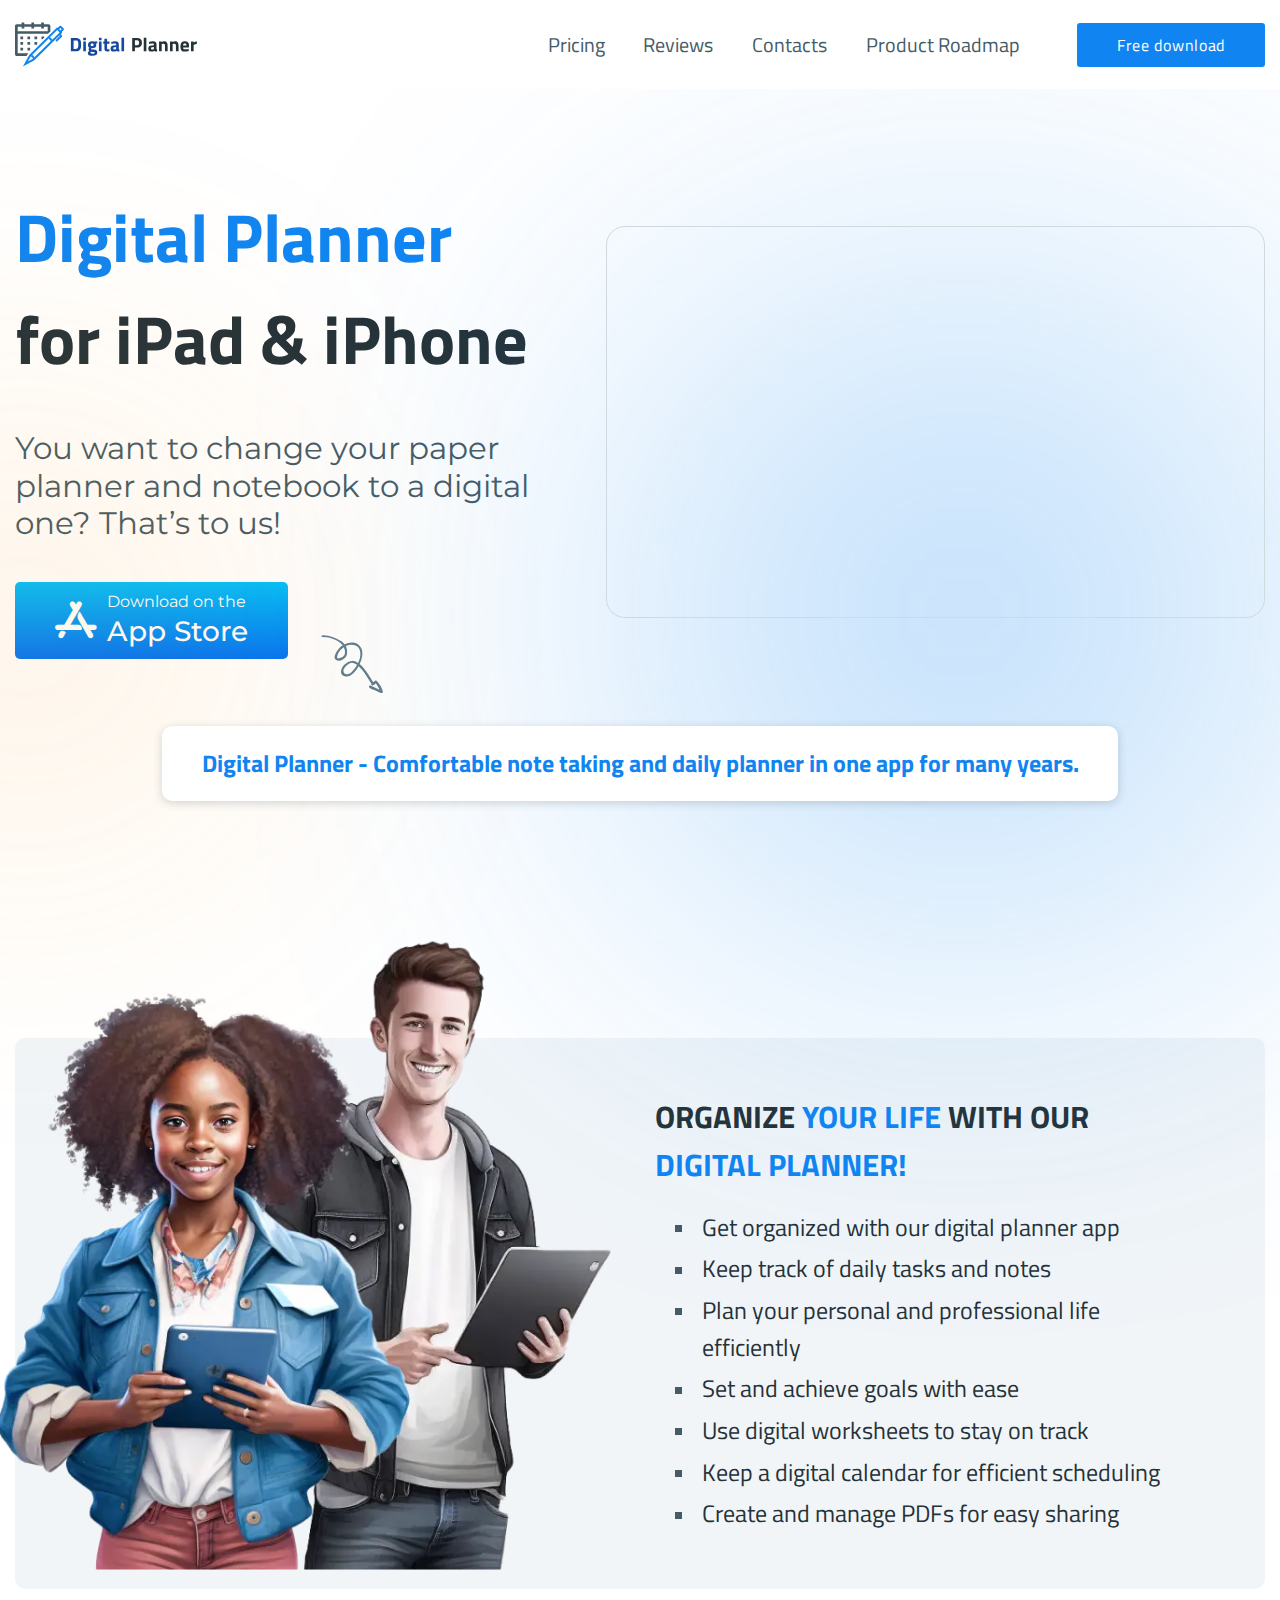
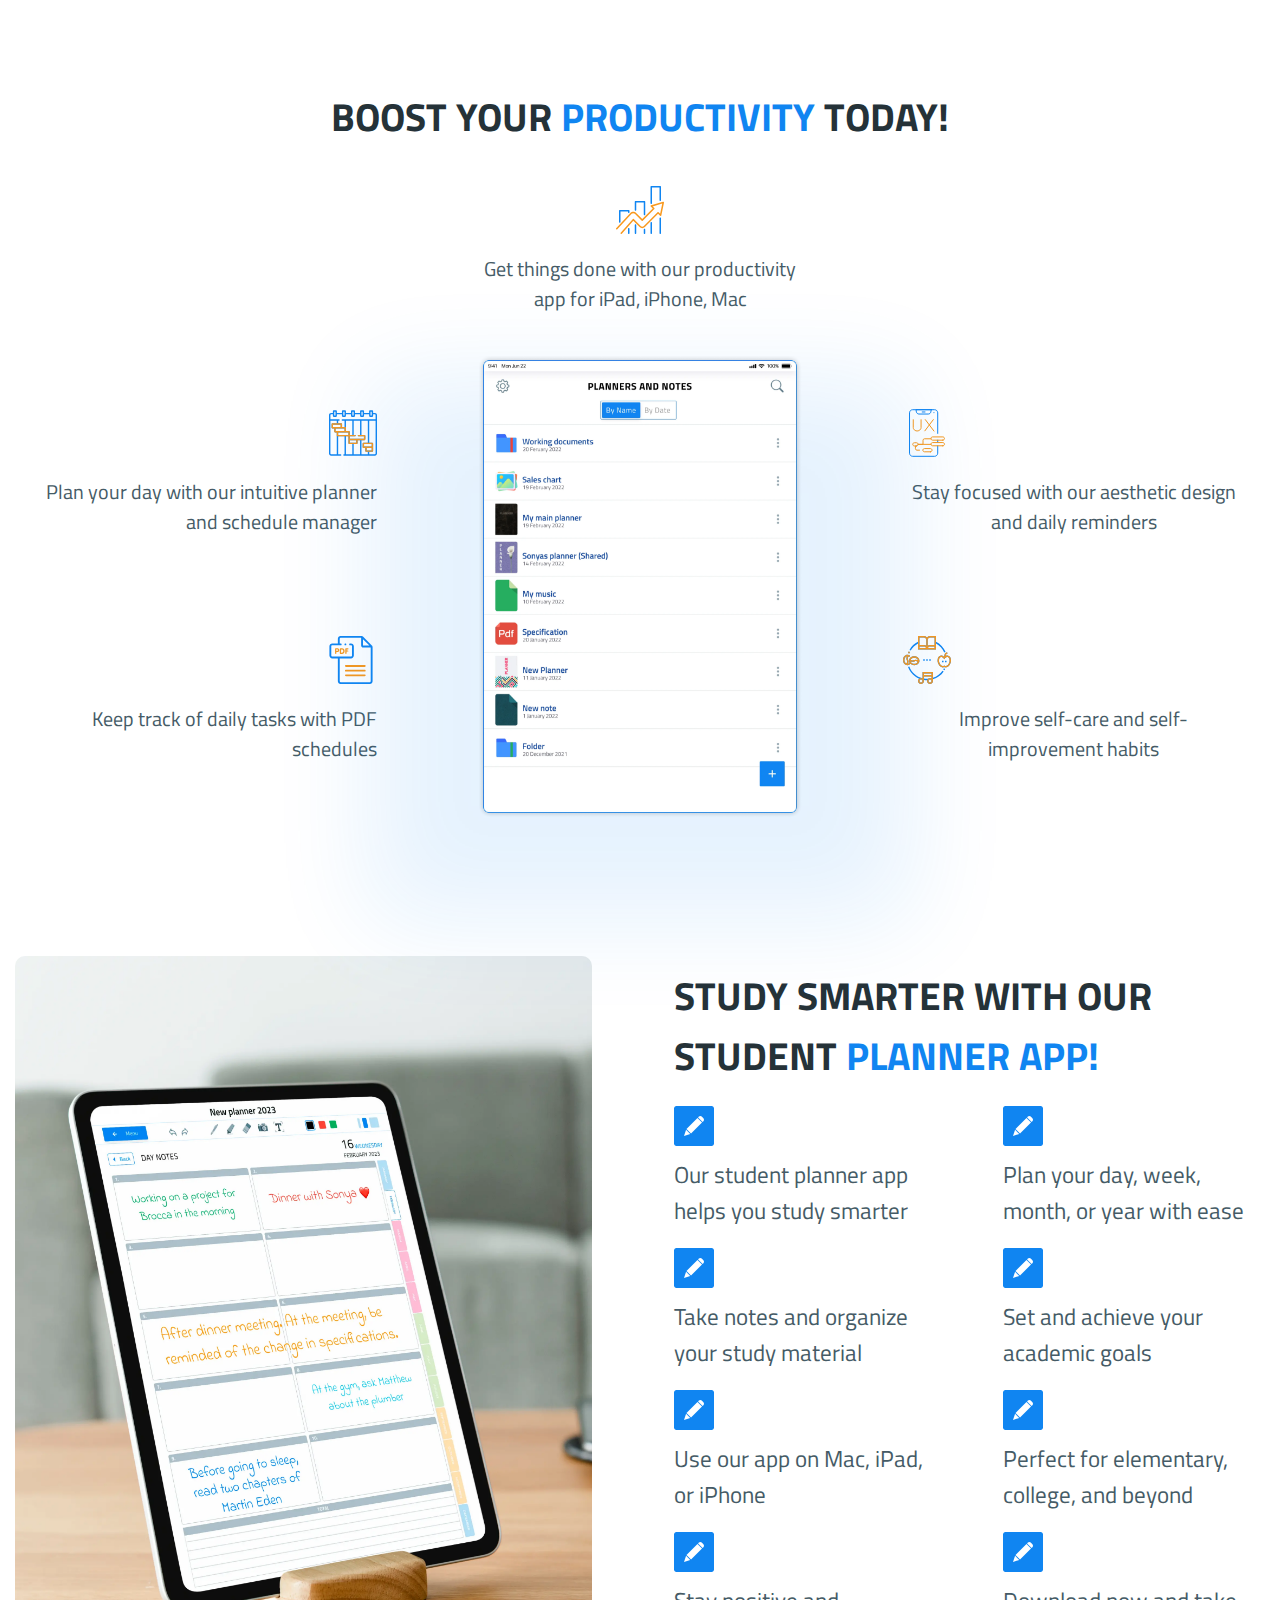
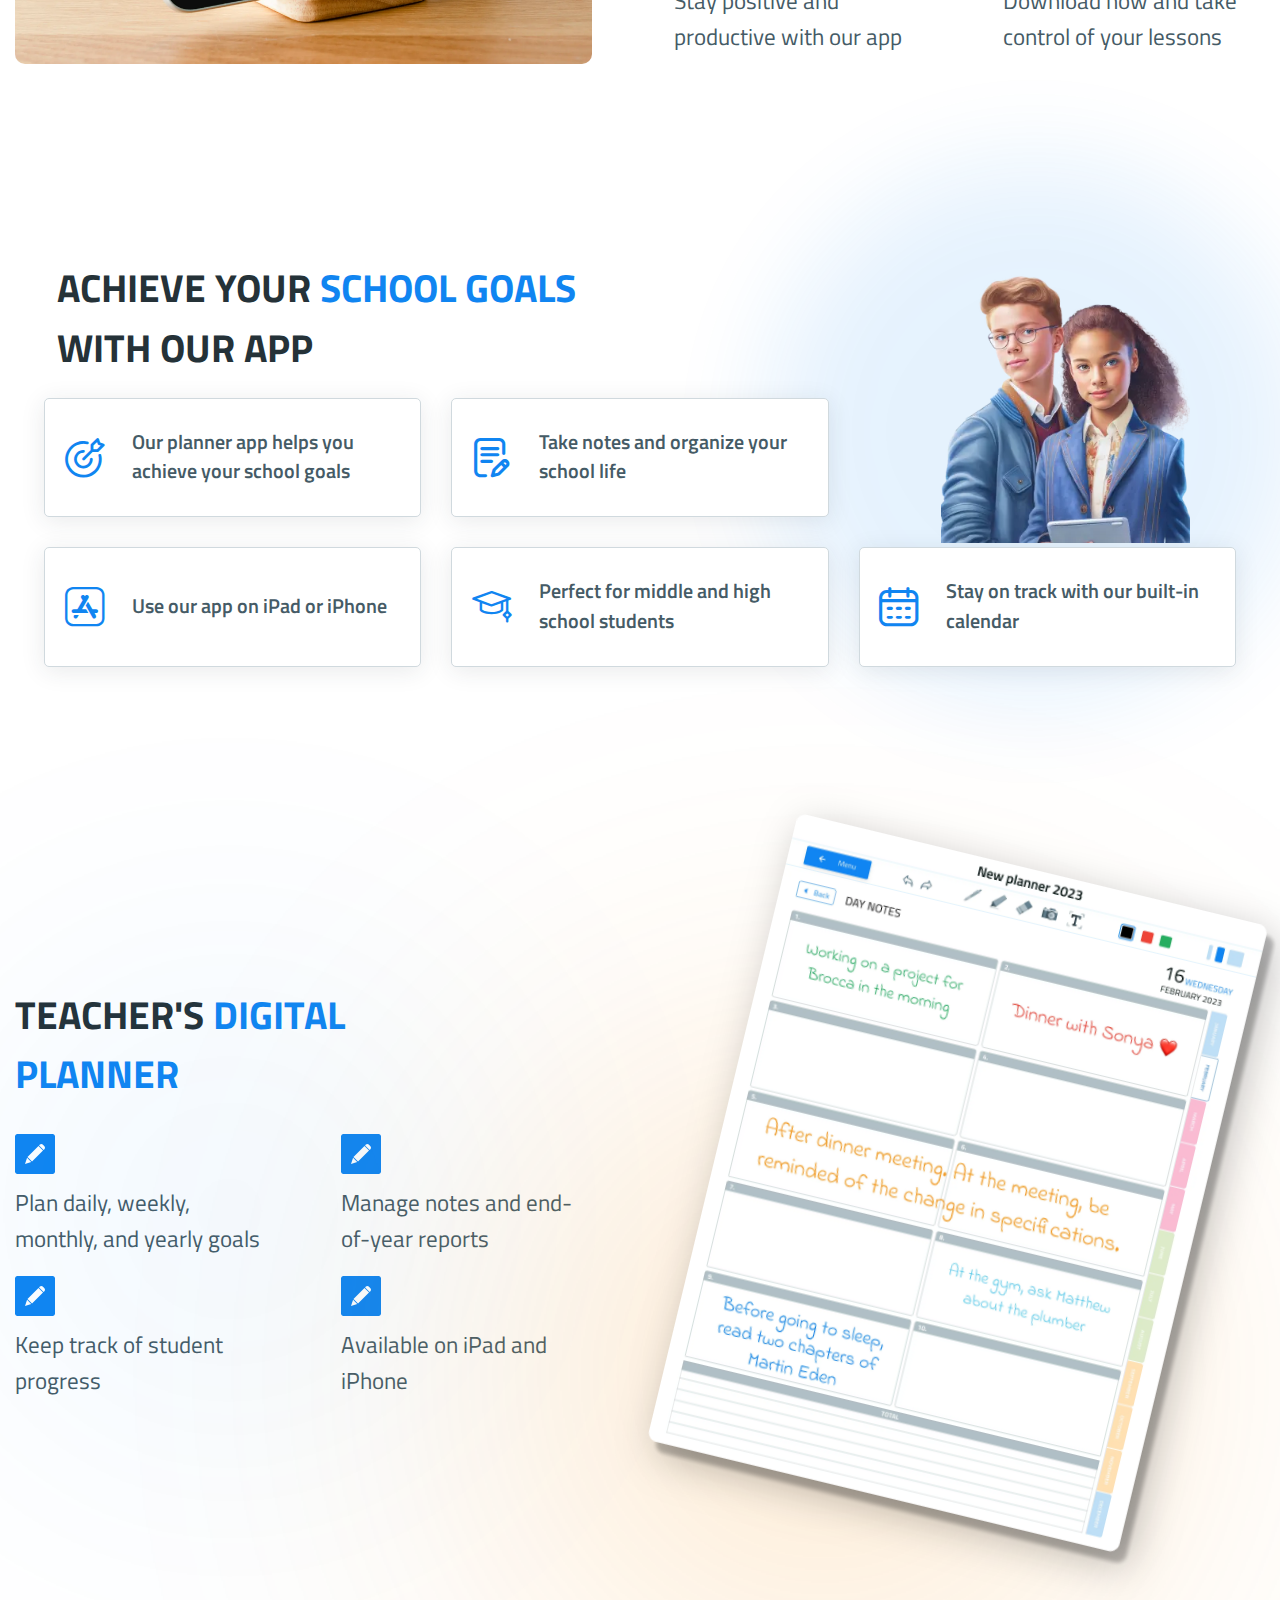
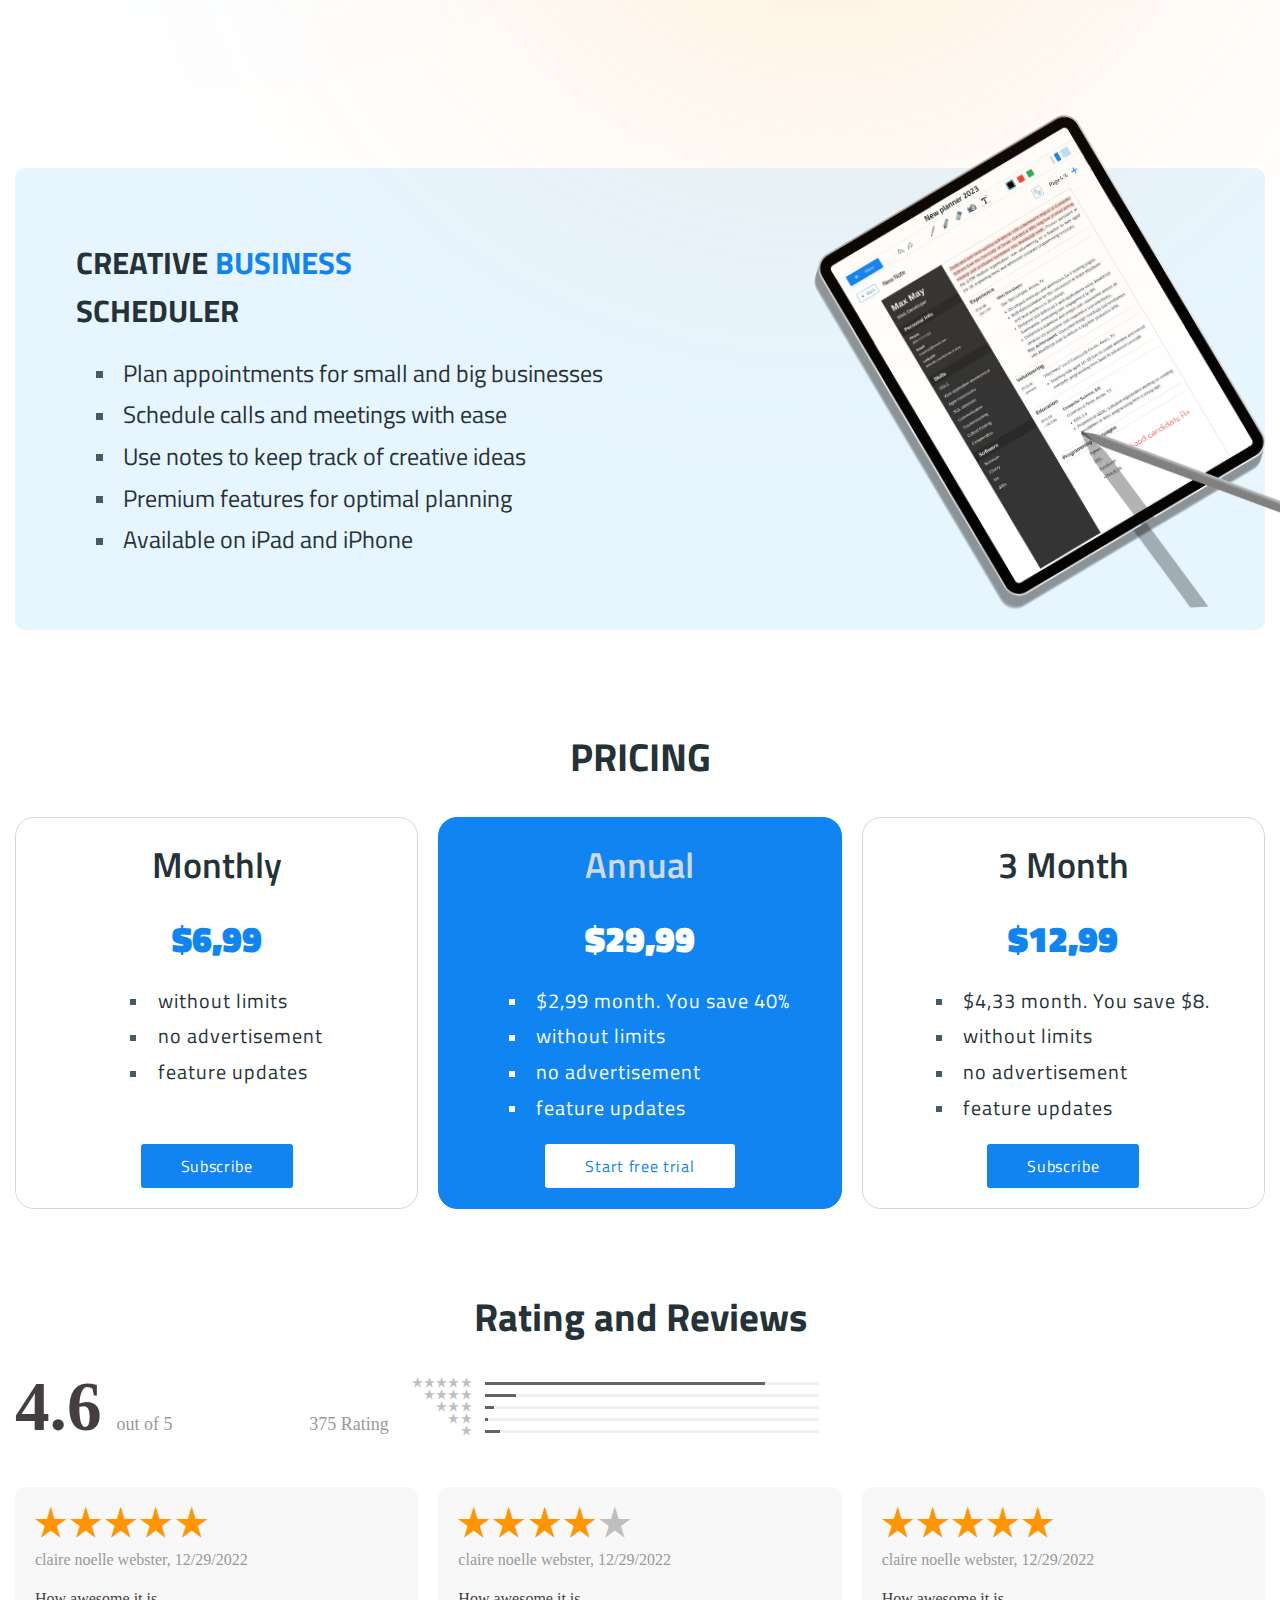
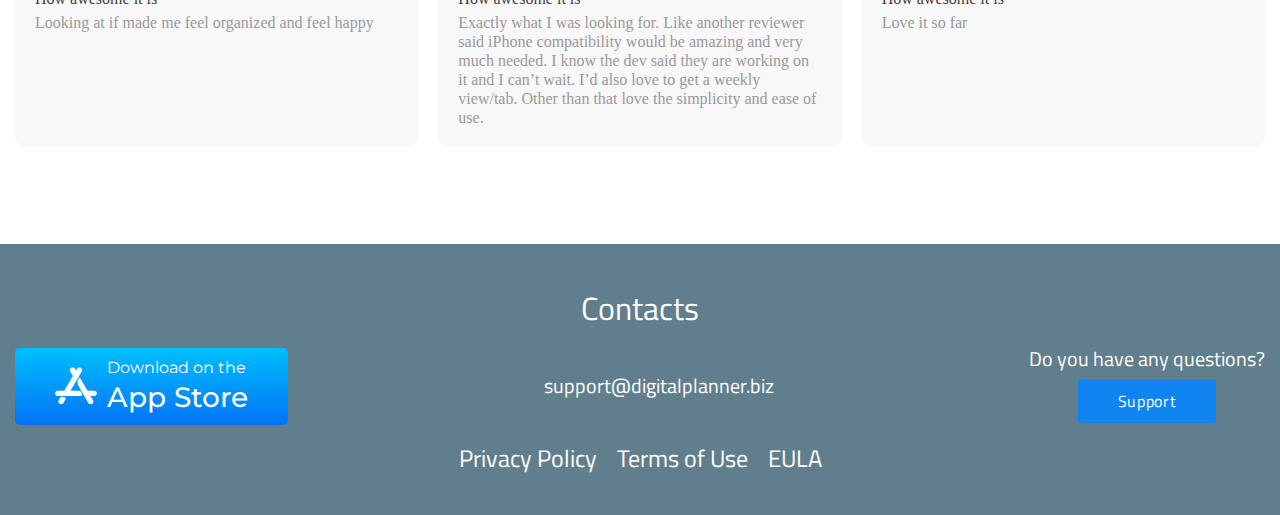
<file: index.html>
<!DOCTYPE html>
<html lang="en">

<head>
<!-- Google Tag Manager -->
<script>(function(w,d,s,l,i){w[l]=w[l]||[];w[l].push({'gtm.start':
new Date().getTime(),event:'gtm.js'});var f=d.getElementsByTagName(s)[0],
j=d.createElement(s),dl=l!='dataLayer'?'&l='+l:'';j.async=true;j.src=
'https://www.googletagmanager.com/gtm.js?id='+i+dl;f.parentNode.insertBefore(j,f);
})(window,document,'script','dataLayer','GTM-KF79SMF');</script>
<!-- End Google Tag Manager -->
    
	<title>Digital Planner App for iPad</title>
	<script charset="utf-8" type="text/javascript" src="//js-eu1.hsforms.net/forms/embed/v2.js?_v=20230415140747"></script>
	<meta charset="UTF-8">
	<meta name="format-detection" content="telephone=no">
	<!-- <style>body{opacity: 0;}</style> -->
	<link rel=“canonical” href=“https://digitalplanner.biz”>
	<!-- MIN version -->
	<link rel="stylesheet" href="css/style.min.css">
	<!-- Full -->
<!-- 	<link rel="stylesheet" href="css/style.css"> -->
	<link rel="shortcut icon" href="favicon.ico">
	<meta name="viewport" content="width=device-width, initial-scale=1.0">

</head>

<body>
<!-- Google Tag Manager (noscript) -->
<noscript><iframe src="https://www.googletagmanager.com/ns.html?id=GTM-KF79SMF"
height="0" width="0" style="display:none;visibility:hidden"></iframe></noscript>
<!-- End Google Tag Manager (noscript) -->
<!-- Small test comment for another deployment -->    
	<div class="wrapper">
		<header class="header" data-lp>
			<div class="header__container">
				<a href="index.html" class="header__logo"><img src="img/logo.svg" alt="logo"></a>
				<div class="header__menu menu">
					<nav class="menu__body">
						<ul class="menu__list">
							<li data-goto-header data-goto="#pricing" class="menu__item"><a href="#">Pricing</a></li>
							<li data-goto-header data-goto="#reviews" class="menu__item"><a href="#">Reviews</a></li>
							<li data-goto-header data-goto="#contacts" class="menu__item"><a href="#">Contacts</a></li>
							<li data-goto-header class="menu__item"><a href="https://appfactory.space/planner-roadmap">Product Roadmap</a></li>
						</ul>
					</nav>
					<div class="menu__actions">
						<a target="_blank" href="https://apps.apple.com/us/app/digital-planner-for-ipad/id6444685151?ppid=830a6474-dbd5-4fe8-b971-1f4d370a76e9" class="menu__button button" data-da=".menu__list,530,20">Free download</a>
						<button type="button" class="menu__icon icon-menu"><span></span></button>
					</div>
				</div>
			</div>
		</header>
		<main class="page">
			<section class="page__hero hero">
				<div class="hero__container">
					<div class="hero__header">
						<div class="hero__about">
							<h1 class="hero__title">
								<span>Digital Planner</span> for iPad & iPhone
							</h1>
							<p class="hero__text">
								You want to change your paper planner and
								notebook to a digital one? That’s to us!
							</p>
							<div class="hero__actions">
								<a target="_blank" href="https://apps.apple.com/us/app/digital-planner-for-ipad/id6444685151" class="hero__app app-button _icon-arrow">
									<div class="app-button__wrapper">
										<div class="app-button__icon _icon-app-store"></div>
										<div class="app-button__text">
											<p>Download on the</p>
											<p>App Store</p>
										</div>
									</div>
								</a>
							</div>
						</div>
						<!-- Old image -->
						<!-- <div class="hero__image">
							<picture><source srcset="img/content-img/image-01.webp" type="image/webp"><img src="img/content-img/image-01.png" alt="Planner" /></picture>
						</div> -->
						<!-- New youtube video -->
					    <!-- <div class="hero__video"  data-src="https://www.youtube.com/embed/CkgubXrGn8U?si=1S-stIrorJXPWOpe&autoplay=1"></div> -->
						<!-- Current version -->
						<div class="hero__video">
							<iframe src="https://www.youtube.com/embed/CkgubXrGn8U?si=UTe7aGRpUxXF0QzC" title="YouTube video player" allow="accelerometer; autoplay; clipboard-write; encrypted-media; gyroscope; picture-in-picture; web-share" allowfullscreen></iframe>
						</div>
					</div>
					<div class="hero__label">
						Digital Planner - Comfortable note taking and daily
						planner in one app for many years.
					</div>
				</div>
			</section>
			<section class="page__organize organize">
				<div class="organize__container">
					<div class="organize__wrapper">
						<div class="organize__image">
							<picture><source srcset="img/content-img/organize.webp" type="image/webp"><img src="img/content-img/organize.png" alt="Organize" /></picture>
						</div>
						<div class="organize__block">
							<h2 class="organize__title">
								Organize <span>Your Life</span> with Our
								<span>Digital Planner!</span>
							</h2>
							<ul class="organize__list">
								<li>
									Get organized with our digital planner
									app
								</li>
								<li>Keep track of daily tasks and notes</li>
								<li>
									Plan your personal and professional life
									efficiently
								</li>
								<li>Set and achieve goals with ease</li>
								<li>
									Use digital worksheets to stay on track
								</li>
								<li>
									Keep a digital calendar for efficient
									scheduling
								</li>
								<li>
									Create and manage PDFs for easy sharing
								</li>
							</ul>
						</div>
					</div>
				</div>
			</section>
			<section class="page__productivity productivity">
				<div class="productivity__container">
					<h2 class="productivity__title title">
						Boost Your <span>Productivity</span> Today!
					</h2>
					<div class="productivity__header">
						<a class="productivity__link productivity__link--center inactive_link">
							<div class="productivity__image productivity__image--center">
								<img src="img/icons/statistics.svg" alt="Statistics" />
							</div>
							<p class="productivity__text productivity__text--center">
								Get things done with our productivity app
								for iPad, iPhone, Mac
							</p>
						</a>
					</div>
					<div class="productivity__wrapper">
						<div class="productivity__column">
							<a class="productivity__link productivity__link--right inactive_link">
								<div class="productivity__image productivity__image--right">
									<img src="img/icons/calendar.svg" alt="Calendar" />
								</div>
								<p class="productivity__text productivity__text--right">
									Plan your day with our intuitive planner
									and schedule manager
								</p>
							</a>
							<a class="productivity__link productivity__link--right inactive_link">
								<div class="productivity__image productivity__image--right">
									<img src="img/icons/pdf.svg" alt="Pdf" />
								</div>
								<p class="productivity__text productivity__text--right">
									Keep track of daily tasks with PDF
									schedules
								</p>
							</a>
						</div>
						<div class="productivity__previus">
							<picture><source srcset="img/content-img/image-02.webp" type="image/webp"><img src="img/content-img/image-02.png" alt="Screen" /></picture>
						</div>
						<div class="productivity__column">
							<a class="productivity__link productivity__link--left inactive_link">
								<div class="productivity__image productivity__image--left">
									<img src="img/icons/ux.svg" alt="Ux" />
								</div>
								<p class="productivity__text productivity__text--left">
									Stay focused with our aesthetic design
									and daily reminders
								</p>
							</a>
							<a class="productivity__link productivity__link--left inactive_link">
								<div class="productivity__image productivity__image--left">
									<img src="img/icons/improve.svg" alt="Improve" />
								</div>
								<p class="productivity__text productivity__text--left">
									Improve self-care and self-improvement
									habits
								</p>
							</a>
						</div>
					</div>
				</div>
			</section>
			<section class="page__study study">
				<div class="study__container">
					<div class="study__image">
						<picture><source srcset="img/content-img/image-04.webp" type="image/webp"><img src="img/content-img/image-04.png" alt="Tablet-study" /></picture>
					</div>
					<div class="study__block">
						<h2 class="study__title title">
							Study Smarter with Our Student
							<span>Planner App!</span>
						</h2>
						<ul>
							<li>
								<span><img src="img/icons/pen.svg" alt="pen" /></span>Our student planner app helps you study
								smarter
							</li>
							<li>
								<span><img src="img/icons/pen.svg" alt="pen" /></span>Plan your day, week, month, or year with
								ease
							</li>
							<li>
								<span><img src="img/icons/pen.svg" alt="pen" /></span>Take notes and organize your study material
							</li>
							<li>
								<span><img src="img/icons/pen.svg" alt="pen" /></span>Set and achieve your academic goals
							</li>
							<li>
								<span><img src="img/icons/pen.svg" alt="pen" /></span>Use our app on Mac, iPad, or iPhone
							</li>
							<li>
								<span><img src="img/icons/pen.svg" alt="pen" /></span>Perfect for elementary, college, and beyond
							</li>
							<li>
								<span><img src="img/icons/pen.svg" alt="pen" /></span>Stay positive and productive with our app
							</li>
							<li>
								<span><img src="img/icons/pen.svg" alt="pen" /></span>Download now and take control of your
								lessons
							</li>
						</ul>
					</div>
				</div>
			</section>
			<section class="page__school school">
				<div class="school__container">
					<h2 class="school__title title">
						Achieve Your <span>School Goals</span> with Our App
					</h2>
					<div class="school__adept-wrapper">
						<div class="school__wrapper">
							<article class="school__article">
								<div class="school__icon _icon-darts"></div>
								<h4 class="school__text">
									Our planner app helps you achieve your
									school goals
								</h4>
							</article>
							<article class="school__article">
								<div class="school__icon _icon-organize"></div>
								<h4 class="school__text">
									Take notes and organize your school life
								</h4>
							</article>
							<article class="school__article">
								<div class="school__icon _icon-little-app-store"></div>
								<h4 class="school__text">
									Use our app on iPad or iPhone
								</h4>
							</article>
							<article class="school__article">
								<div class="school__icon _icon-cap"></div>
								<h4 class="school__text">
									Perfect for middle and high school
									students
								</h4>
							</article>
							<article class="school__article">
								<div class="school__icon _icon-little-calendar"></div>
								<h4 class="school__text">
									Stay on track with our built-in calendar
								</h4>
							</article>
						</div>
						<div class="school__image">
							<picture><source srcset="img/content-img/two-boys.webp" type="image/webp"><img src="img/content-img/two-boys.png" alt="Two-children" /></picture>
						</div>
					</div>
				</div>
			</section>
			<section class="page__teachers teachers">
				<div class="teachers__container">
					<div class="teachers__block">
						<h2 class="teachers__title title">
							Teacher's <span>Digital Planner</span>
						</h2>
						<ul>
							<li>
								<span><img src="img/icons/pen.svg" alt="icon-pen" /></span>Plan daily, weekly, monthly, and yearly
								goals
							</li>
							<li>
								<span><img src="img/icons/pen.svg" alt="icon-pen" /></span>Manage notes and end-of-year reports
							</li>
							<li>
								<span><img src="img/icons/pen.svg" alt="icon-pen" /></span>Keep track of student progress
							</li>
							<li>
								<span><img src="img/icons/pen.svg" alt="icon-pen" /></span>Available on iPad and iPhone
							</li>
						</ul>
					</div>
					<div class="teachers__image">
						<picture><source srcset="img/content-img/image-05.webp" type="image/webp"><img src="img/content-img/image-05.png" alt="Digital-tablet" /></picture>
					</div>
				</div>
			</section>
			<section class="page__business business">
				<div class="business__container">
					<div class="business__wrapper">
						<div class="business__block">
							<h2 class="business__title">
								Creative <span>Business</span> Scheduler
							</h2>
							<ul class="business__list">
								<li>
									Plan appointments for small and big
									businesses
								</li>
								<li>
									Schedule calls and meetings with ease
								</li>
								<li>
									Use notes to keep track of creative
									ideas
								</li>
								<li>
									Premium features for optimal planning
								</li>
								<li>Available on iPad and iPhone</li>
							</ul>
						</div>
						<div class="business__image">
							<picture><source srcset="img/content-img/image-03.webp" type="image/webp"><img src="img/content-img/image-03.png" alt="Tablet" /></picture>
						</div>
					</div>
				</div>
			</section>
			<section id="pricing" class="page__pricing pricing">
				<div class="pricing__container">
					<h2 class="pricing__title title">PRICING</h2>
					<div class="pricing__wrapper">
						<article class="pricing__article acticle-pricing">
							<h3 class="acticle-pricing__title">Monthly</h3>
							<div class="acticle-pricing__price">$6,99</div>
							<ul class="acticle-pricing__list">
								<li>without limits</li>
								<li>no advertisement</li>
								<li>feature updates</li>
							</ul>
							<button type="submit" class="acticle-pricing__button button" onclick="window.location.href='https://apps.apple.com/us/app/digital-planner-for-ipad/id6444685151?ppid=830a6474-dbd5-4fe8-b971-1f4d370a76e9'">
								Subscribe
							</button>
						</article>
						<article class="pricing__article acticle-pricing acticle-pricing--blue-bg">
							<h3 class="acticle-pricing__title acticle-pricing__title--white">
								Annual
							</h3>
							<div class="acticle-pricing__price acticle-pricing__price--white">
								$29,99
							</div>
							<ul class="acticle-pricing__list acticle-pricing__list--white">
								<li>$2,99 month. You save 40%</li>
								<li>without limits</li>
								<li>no advertisement</li>
								<li>feature updates</li>
							</ul>
							<button type="submit" class="acticle-pricing__button button button--white" onclick="window.location.href='https://apps.apple.com/us/app/digital-planner-for-ipad/id6444685151'">
								Start free trial
							</button>
						</article>
						<article class="pricing__article acticle-pricing">
							<h3 class="acticle-pricing__title">3 Month</h3>
							<div class="acticle-pricing__price">$12,99</div>
							<ul class="acticle-pricing__list">
								<li>$4,33 month. You save $8.</li>
								<li>without limits</li>
								<li>no advertisement</li>
								<li>feature updates</li>
							</ul>
							<button type="submit" class="acticle-pricing__button button" onclick="window.location.href='https://apps.apple.com/us/app/digital-planner-for-ipad/id6444685151'">
								Subscribe
							</button>
						</article>
					</div>
				</div>
			</section>
			<section id="reviews" class="page__testinations testinations">
				<div class="testinations__container">
					<h2 class="testinations__title">Rating and Reviews</h2>
					<div class="testinations__rating rating">
						<div class="rating__wrapper">
							<div class="rating__number">
								<p>4.6</p>
								<p>out of 5</p>
							</div>
							<div class="rating__total">
								<span>375</span> Rating
							</div>
						</div>
						<div class="rating__total-rate">
							<ul class="rating__star">
								<li>
									<ul>
										<li class="_icon-star-grey"></li>
										<li class="_icon-star-grey"></li>
										<li class="_icon-star-grey"></li>
										<li class="_icon-star-grey"></li>
										<li class="_icon-star-grey"></li>
									</ul>
									<span></span>
								</li>
								<li>
									<ul>
										<li class="_icon-star-grey"></li>
										<li class="_icon-star-grey"></li>
										<li class="_icon-star-grey"></li>
										<li class="_icon-star-grey"></li>
									</ul>
									<span></span>
								</li>
								<li>
									<ul>
										<li class="_icon-star-grey"></li>
										<li class="_icon-star-grey"></li>
										<li class="_icon-star-grey"></li>
									</ul>
									<span></span>
								</li>
								<li>
									<ul>
										<li class="_icon-star-grey"></li>
										<li class="_icon-star-grey"></li>
									</ul>
									<span></span>
								</li>
								<li>
									<ul>
										<li class="_icon-star-grey"></li>
									</ul>
									<span></span>
								</li>
							</ul>
						</div>
					</div>
					<div class="testinations__wrapper">
						<article class="testinations__item item-testinations">
							<ul class="item-testinations__list">
								<li class="_icon-star-yellow"></li>
								<li class="_icon-star-yellow"></li>
								<li class="_icon-star-yellow"></li>
								<li class="_icon-star-yellow"></li>
								<li class="_icon-star-yellow"></li>
							</ul>
							<h3>claire noelle webster, 12/29/2022</h3>
							<div class="item-testinations__text-block">
								<div>
									<h4>How awesome it is</h4>
									<p>
										Looking at if made me feel organized
										and feel happy
									</p>
								</div>
							</div>
						</article>
						<article class="testinations__item item-testinations">
							<ul class="item-testinations__list">
								<li class="_icon-star-yellow"></li>
								<li class="_icon-star-yellow"></li>
								<li class="_icon-star-yellow"></li>
								<li class="_icon-star-yellow"></li>
								<li class="_icon-star-grey"></li>
							</ul>
							<h3>claire noelle webster, 12/29/2022</h3>
							<div class="item-testinations__text-block">
								<div>
									<h4>How awesome it is</h4>
									<p>
										Exactly what I was looking for. Like
										another reviewer said iPhone
										compatibility would be amazing and
										very much needed. I know the dev
										said they are working on it and I
										can’t wait. I’d also love to get a
										weekly view/tab. Other than that
										love the simplicity and ease of use.
									</p>
								</div>
							</div>
						</article>
						<article class="testinations__item item-testinations">
							<ul class="item-testinations__list">
								<li class="_icon-star-yellow"></li>
								<li class="_icon-star-yellow"></li>
								<li class="_icon-star-yellow"></li>
								<li class="_icon-star-yellow"></li>
								<li class="_icon-star-yellow"></li>
							</ul>
							<h3>claire noelle webster, 12/29/2022</h3>
							<div class="item-testinations__text-block">
								<div>
									<h4>How awesome it is</h4>
									<p>
										Love it so far
									</p>
								</div>
							</div>
						</article>
					</div>
				</div>
			</section>
		</main>
		<footer class="footer">
			<section id="contacts" class="footer__container">
				<h2 class="footer__title">Contacts</h2>
				<div class="footer__column">
					<div class="footer__actions">
						<a target="bl" href="https://apps.apple.com/us/app/digital-planner-for-ipad/id6444685151" class="footer__app app-button">
							<div class="app-button__wrapper">
								<div class="app-button__icon _icon-app-store"></div>
								<div class="app-button__text">
									<p>Download on the</p>
									<p>App Store</p>
								</div>
							</div>
						</a>
					</div>
					<div>
						<p>support@digitalplanner.biz</p>
					</div>
					<div class="footer__quesstions">
						<p>Do you have any questions?</p>
						<a target="_blank" href="https://share-eu1.hsforms.com/1WM_0Q3puQCGqyg9iYn52mQfuwg4" style="all: unset;"><button type="button" class="footer__button button">
							Support
						</button></a>
					</div>
				</div>
				<div class="footer__down">
					<ul class="footer__list">
						<li><a target="_blank" href="privacy-policy.html">Privacy Policy</a></li>
						<li><a target="_blank" href="terms-of-use.html">Terms of Use</a></li>
						<li><a target="_blank" href="eula.html">EULA</a></li>
					</ul>
				</div>
			</section>
		</footer>

	</div>
	<script charset="utf-8" type="text/javascript" src="//js-eu1.hsforms.net/forms/embed/v2.js"></script>
	<div id="popup-form" aria-hidden="true" class="popup popup--form">
		<div class="popup__wrapper">
			<div class="popup__content">
				<button data-close type="button" class="popup__close"></button>
				<div class="popup__text">
					
					<script>
					  hbspt.forms.create({
					    region: "eu1",
					    portalId: "26635972",
					    formId: "58cff443-7a6e-4021-aaca-0f62627e7699"
					  });
					</script>
				</div>
			</div>
		</div>
	</div>
    <!-- MIN version -->
	<script src="js/app.min.js"></script>
	<!-- Full -->
	<!-- <script src="js/app.js"></script> -->
</body>

</html>
</file>
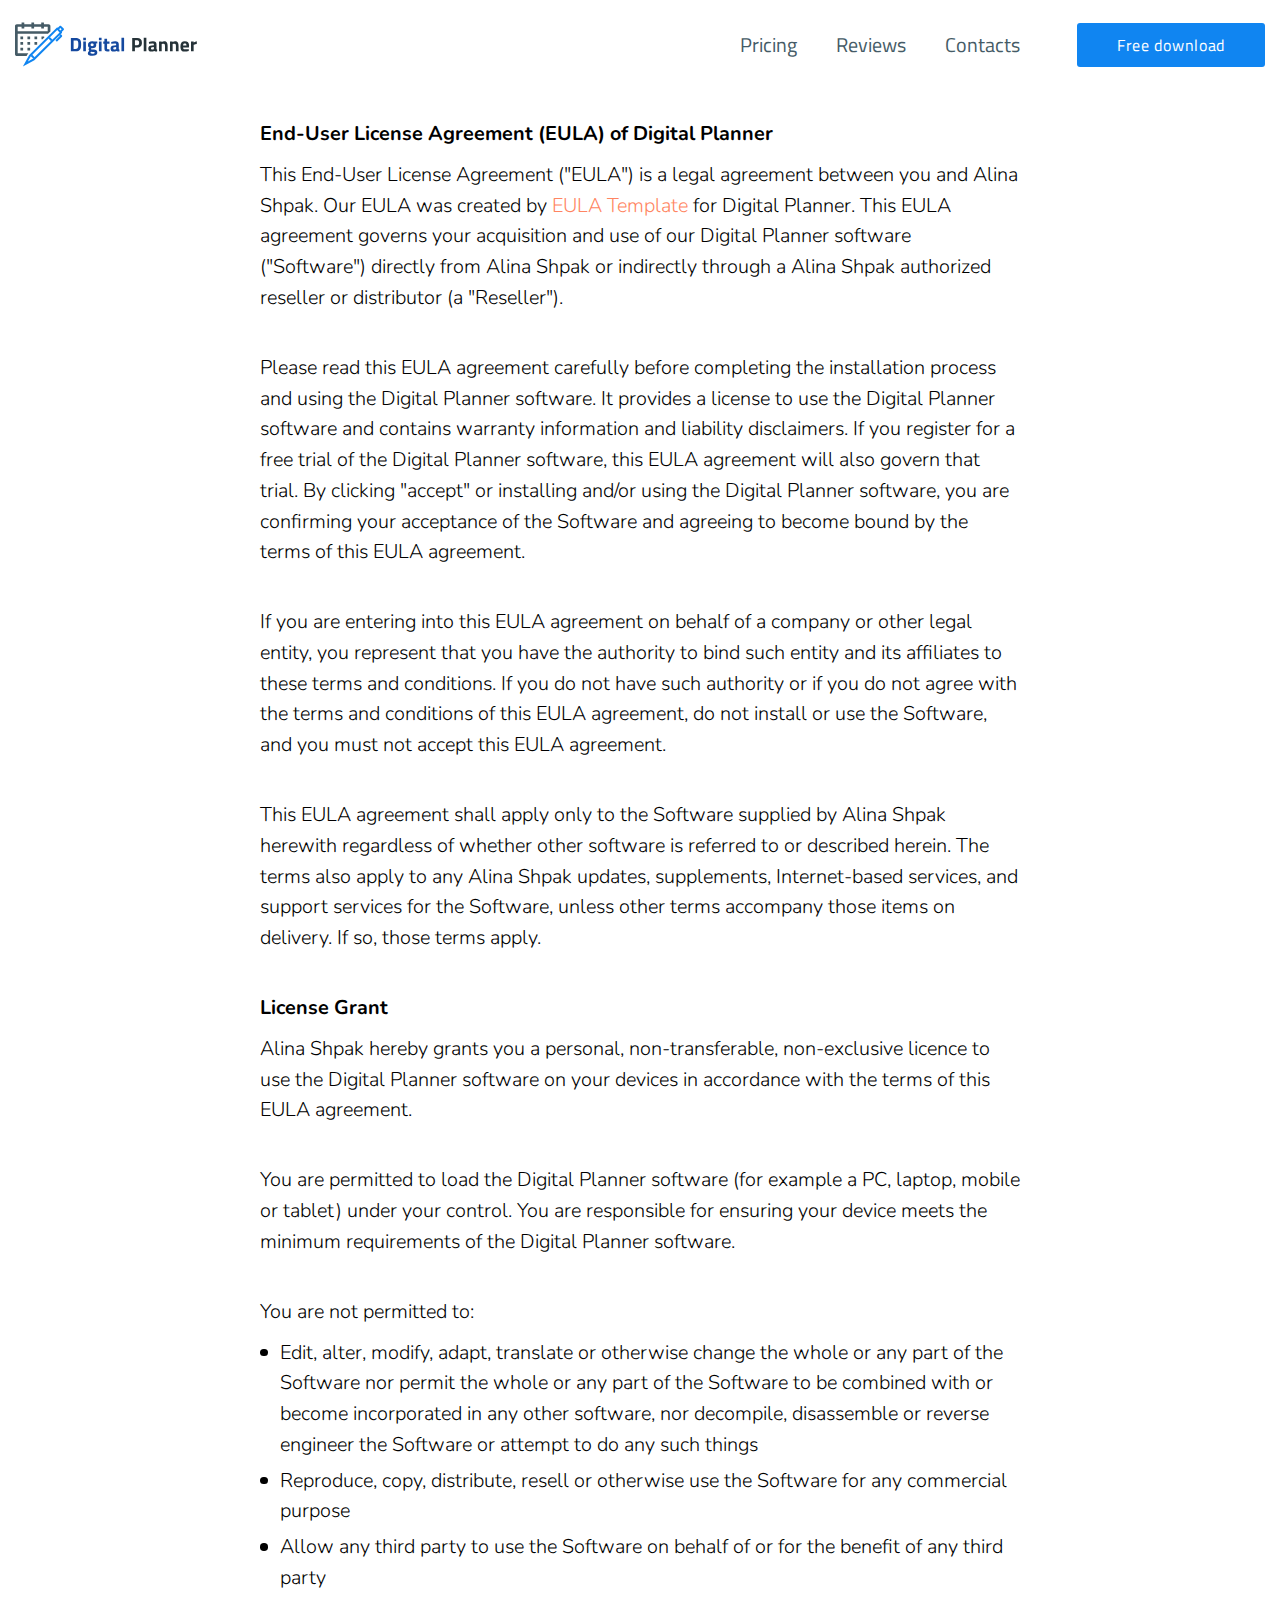
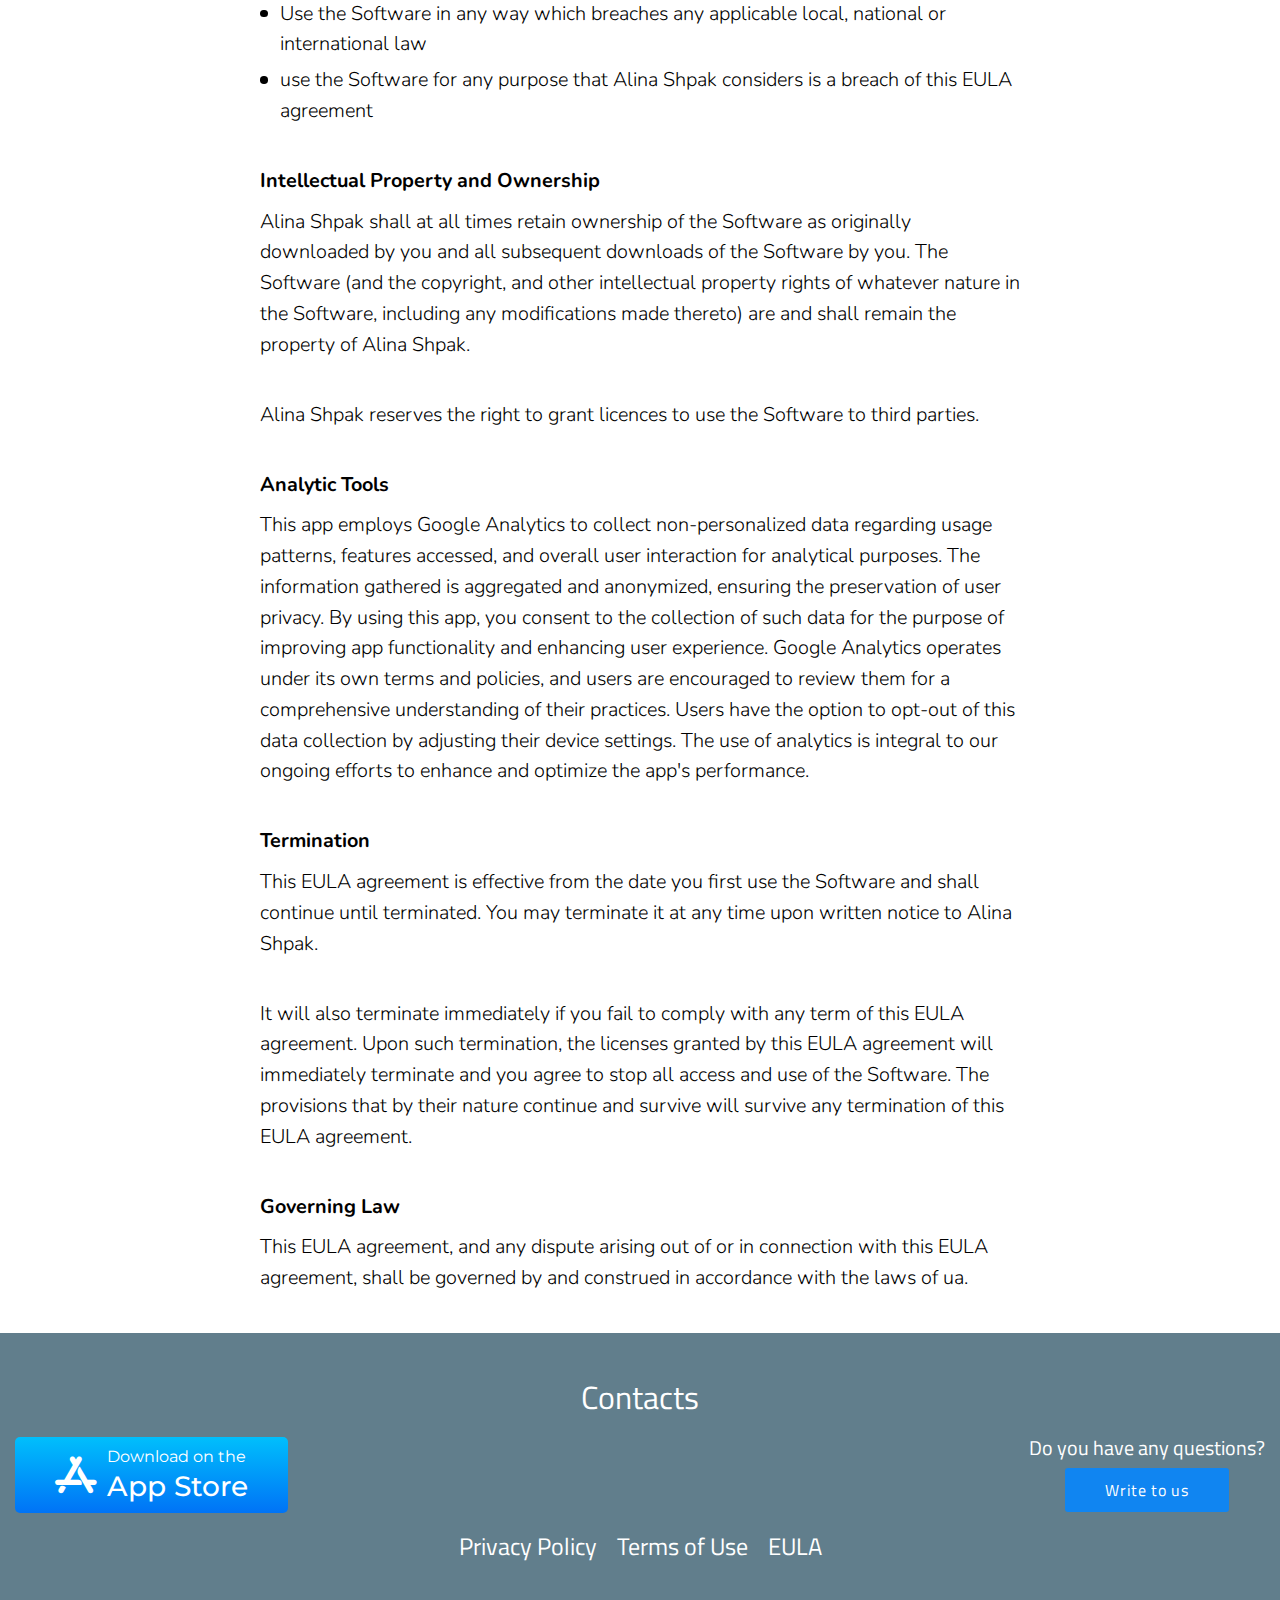
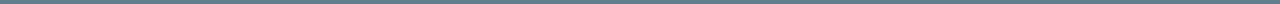
<file: eula.html>
<!DOCTYPE html>
<html lang="en">

<head>
<!-- Google Tag Manager -->
<script>(function(w,d,s,l,i){w[l]=w[l]||[];w[l].push({'gtm.start':
new Date().getTime(),event:'gtm.js'});var f=d.getElementsByTagName(s)[0],
j=d.createElement(s),dl=l!='dataLayer'?'&l='+l:'';j.async=true;j.src=
'https://www.googletagmanager.com/gtm.js?id='+i+dl;f.parentNode.insertBefore(j,f);
})(window,document,'script','dataLayer','GTM-KF79SMF');</script>
<!-- End Google Tag Manager -->

	<title>EULA</title>
	<script charset="utf-8" type="text/javascript" src="//js-eu1.hsforms.net/forms/embed/v2.js?_v=20230415140747"></script>
	<meta charset="UTF-8">
	<meta name="format-detection" content="telephone=no">
	<!-- <style>body{opacity: 0;}</style> -->
	<link rel="stylesheet" href="css/style.min.css?_v=20230415140747">
	<link rel="shortcut icon" href="favicon.ico">
	<!-- <meta name="robots" content="noindex, nofollow"> -->
	<meta name="viewport" content="width=device-width, initial-scale=1.0">

</head>

<body>
<!-- Google Tag Manager (noscript) -->
<noscript><iframe src="https://www.googletagmanager.com/ns.html?id=GTM-KF79SMF"
height="0" width="0" style="display:none;visibility:hidden"></iframe></noscript>
<!-- End Google Tag Manager (noscript) -->

	<div class="wrapper">
		<header class="header" data-lp>
			<div class="header__container">
				<a href="index.html" class="header__logo"><img src="img/logo.svg" alt="logo"></a>
				<div class="header__menu menu">
					<nav class="menu__body">
						<ul class="menu__list">
							<li class="menu__item"><a href="index.html#pricing">Pricing</a></li>
							<li class="menu__item"><a href="index.html#reviews">Reviews</a></li>
							<li data-goto-header data-goto="#contacts" class="menu__item"><a href="#">Contacts</a></li>
						</ul>
					</nav>
					<div class="menu__actions">
						<a target="_blank" href="https://apps.apple.com/us/app/digital-planner-for-ipad/id6444685151" class="menu__button button" data-da=".menu__list,530,20">Free download</a>
						<button type="button" class="menu__icon icon-menu"><span></span></button>
					</div>
				</div>
			</div>
		</header>
		<main class="eula">
			<section class="eula__main main-eula">
				<div class="main-eula__small-container">
					<h1>
						End-User License Agreement (EULA) of Digital Planner
					</h1>
					<p>
						This End-User License Agreement ("EULA") is a legal
						agreement between you and Alina Shpak. Our EULA was
						created by
						<a target="_blank" href="https://www.eulatemplate.com/">EULA Template</a>
						for Digital Planner. This EULA agreement governs
						your acquisition and use of our Digital Planner
						software ("Software") directly from Alina Shpak or
						indirectly through a Alina Shpak authorized reseller
						or distributor (a "Reseller").
					</p>
					<p>
						Please read this EULA agreement carefully before
						completing the installation process and using the
						Digital Planner software. It provides a license to
						use the Digital Planner software and contains
						warranty information and liability disclaimers. If
						you register for a free trial of the Digital Planner
						software, this EULA agreement will also govern that
						trial. By clicking "accept" or installing and/or
						using the Digital Planner software, you are
						confirming your acceptance of the Software and
						agreeing to become bound by the terms of this EULA
						agreement.
					</p>
					<p>
						If you are entering into this EULA agreement on
						behalf of a company or other legal entity, you
						represent that you have the authority to bind such
						entity and its affiliates to these terms and
						conditions. If you do not have such authority or if
						you do not agree with the terms and conditions of
						this EULA agreement, do not install or use the
						Software, and you must not accept this EULA
						agreement.
					</p>
					<p>
						This EULA agreement shall apply only to the Software
						supplied by Alina Shpak herewith regardless of
						whether other software is referred to or described
						herein. The terms also apply to any Alina Shpak
						updates, supplements, Internet-based services, and
						support services for the Software, unless other
						terms accompany those items on delivery. If so,
						those terms apply.
					</p>
				</div>
			</section>
			<section class="eula__grant grant-eula">
				<div class="grant-eula__small-container">
					<h2>License Grant</h2>
					<p>
						Alina Shpak hereby grants you a personal,
						non-transferable, non-exclusive licence to use the
						Digital Planner software on your devices in
						accordance with the terms of this EULA agreement.
					</p>
					<p>
						You are permitted to load the Digital Planner
						software (for example a PC, laptop, mobile or
						tablet) under your control. You are responsible for
						ensuring your device meets the minimum requirements
						of the Digital Planner software.
					</p>
					<h3>You are not permitted to:</h3>
					<ul>
						<li>
							Edit, alter, modify, adapt, translate or
							otherwise change the whole or any part of the
							Software nor permit the whole or any part of the
							Software to be combined with or become
							incorporated in any other software, nor
							decompile, disassemble or reverse engineer the
							Software or attempt to do any such things
						</li>
						<li>
							Reproduce, copy, distribute, resell or otherwise
							use the Software for any commercial purpose
						</li>
						<li>
							Allow any third party to use the Software on
							behalf of or for the benefit of any third party
						</li>
						<li>
							Use the Software in any way which breaches any
							applicable local, national or international law
						</li>
						<li>
							use the Software for any purpose that Alina
							Shpak considers is a breach of this EULA
							agreement
						</li>
					</ul>
				</div>
			</section>
			<section class="eula__intellectual intellectual-eula">
				<div class="intellectual-eula__small-container">
					<h2>Intellectual Property and Ownership</h2>
					<p>
						Alina Shpak shall at all times retain ownership of
						the Software as originally downloaded by you and all
						subsequent downloads of the Software by you. The
						Software (and the copyright, and other intellectual
						property rights of whatever nature in the Software,
						including any modifications made thereto) are and
						shall remain the property of Alina Shpak.
					</p>
					<p>Alina Shpak reserves the right to grant licences to use the Software to third parties.</p>
				</div>
			</section>
			<section class="eula__termination termination-eula">
				<div class="termination-eula__small-container">
					<h2>Analytic Tools</h2>
					<p>
						This app employs Google Analytics to collect non-personalized data regarding usage patterns, features accessed, and overall user interaction for analytical purposes. The information gathered is aggregated and anonymized, ensuring the preservation of user privacy. By using this app, you consent to the collection of such data for the purpose of improving app functionality and enhancing user experience. Google Analytics operates under its own terms and policies, and users are encouraged to review them for a comprehensive understanding of their practices. Users have the option to opt-out of this data collection by adjusting their device settings. The use of analytics is integral to our ongoing efforts to enhance and optimize the app's performance.
					</p>
				</div>
			</section>
			<section class="eula__termination termination-eula">
				<div class="termination-eula__small-container">
					<h2>Termination</h2>
					<p>
						This EULA agreement is effective from the date you first use the Software and shall continue until terminated. You may terminate it at any time upon written notice to Alina Shpak.
					</p>
					<p>It will also terminate immediately if you fail to comply with any term of this EULA agreement. Upon such termination, the licenses granted by this EULA agreement will immediately terminate and you agree to stop all access and use of the Software. The provisions that by their nature continue and survive will survive any termination of this EULA agreement.</p>
				</div>
			</section>
			<section class="eula__law law-eula">
				<div class="law-eula__small-container">
					<h2>Governing Law</h2>
					<p>
						This EULA agreement, and any dispute arising out of or in connection with this EULA agreement, shall be governed by and construed in accordance with the laws of ua.
					</p>
				</div>
			</section>
		</main>
		<footer class="footer">
			<section id="contacts" class="footer__container">
				<h2 class="footer__title">Contacts</h2>
				<div class="footer__column">
					<div class="footer__actions">
						<a target="bl" href="https://apps.apple.com/us/app/digital-planner-for-ipad/id6444685151" class="footer__app app-button">
							<div class="app-button__wrapper">
								<div class="app-button__icon _icon-app-store"></div>
								<div class="app-button__text">
									<p>Download on the</p>
									<p>App Store</p>
								</div>
							</div>
						</a>
					</div>
					<div class="footer__quesstions">
						<p>Do you have any questions?</p>
						<button data-popup="#popup-form" type="button" class="footer__button button">
							Write to us
						</button>
					</div>
				</div>
				<div class="footer__down">
					<ul class="footer__list">
						<li><a target="_blank" href="privat-policy.html">Privacy Policy</a></li>
						<li><a target="_blank" href="terms-of-use.html">Terms of Use</a></li>
						<li><a target="_blank" href="eula.html">EULA</a></li>
					</ul>
				</div>
			</section>
		</footer>

	</div>
	<div id="popup-form" aria-hidden="true" class="popup popup--form">
		<div class="popup__wrapper">
			<div class="popup__content">
				<button data-close type="button" class="popup__close"></button>
				<div class="popup__text">
					<form action="#" method="GET" class="form-order">
						<div class="form-order__wrapper">
							<div class="form-order__lines">
								<div class="form-order__line">
									<label class="form-order__label" for="email">Email<span>*</span></label>
									<input type="email" name="form[email]" data-validate autocomplete="off" required id="email" class="form-order__input" />
								</div>
								<div class="form-order__line">
									<label class="form-order__label" for="message">Message<span>*</span></label>
									<textarea name="message" id="message" class="form-order__input form-order__input--large" autocomplete="off" required></textarea>
								</div>
								<div class="form-order__block">
									<p class="form-order__text">
										DigitalPlanner is committed to protecting
										and respecting your privacy, and we’ll only
										use your personal information to administer
										your account and to provide the products and
										services you requested from us. From time to
										time, we would like to contact you about our
										products and services, as well as other
										content that may be of interest to you. If
										you consent to us contacting you for this
										purpose, please tick below to say how you
										would like us to contact you:
									</p>
									<div class="form-order__checkbox checkbox">
										<input id="agree" type="checkbox" value="yes" name="agree" class="checkbox__input" />
										<label for="agree" class="checkbox__label"><span class="checkbox__text">I agree to receive other
												communications from
												DigitalPlanner.</span></label>
									</div>
									<p class="form-order__text">
										You can unsubscribe from these
										communications at any time. For more
										information on how to unsubscribe, our
										privacy practices, and how we are committed
										to protecting and respecting your privacy,
										please review our Privacy Policy. By
										clicking submit below, you consent to allow
										DigitalPlanner to store and process the
										personal information submitted above to
										provide you the content requested.
									</p>
									<div class="form-order__submit">
										<button type="submit" class="form-order__button button button--blue">
											Submit
										</button>
									</div>
								</div>
							</div>
						</div>
					</form>
				</div>
			</div>
		</div>
	</div>
	<script src="js/app.min.js?_v=20230415140747"></script>
</body>

</html>
</file>
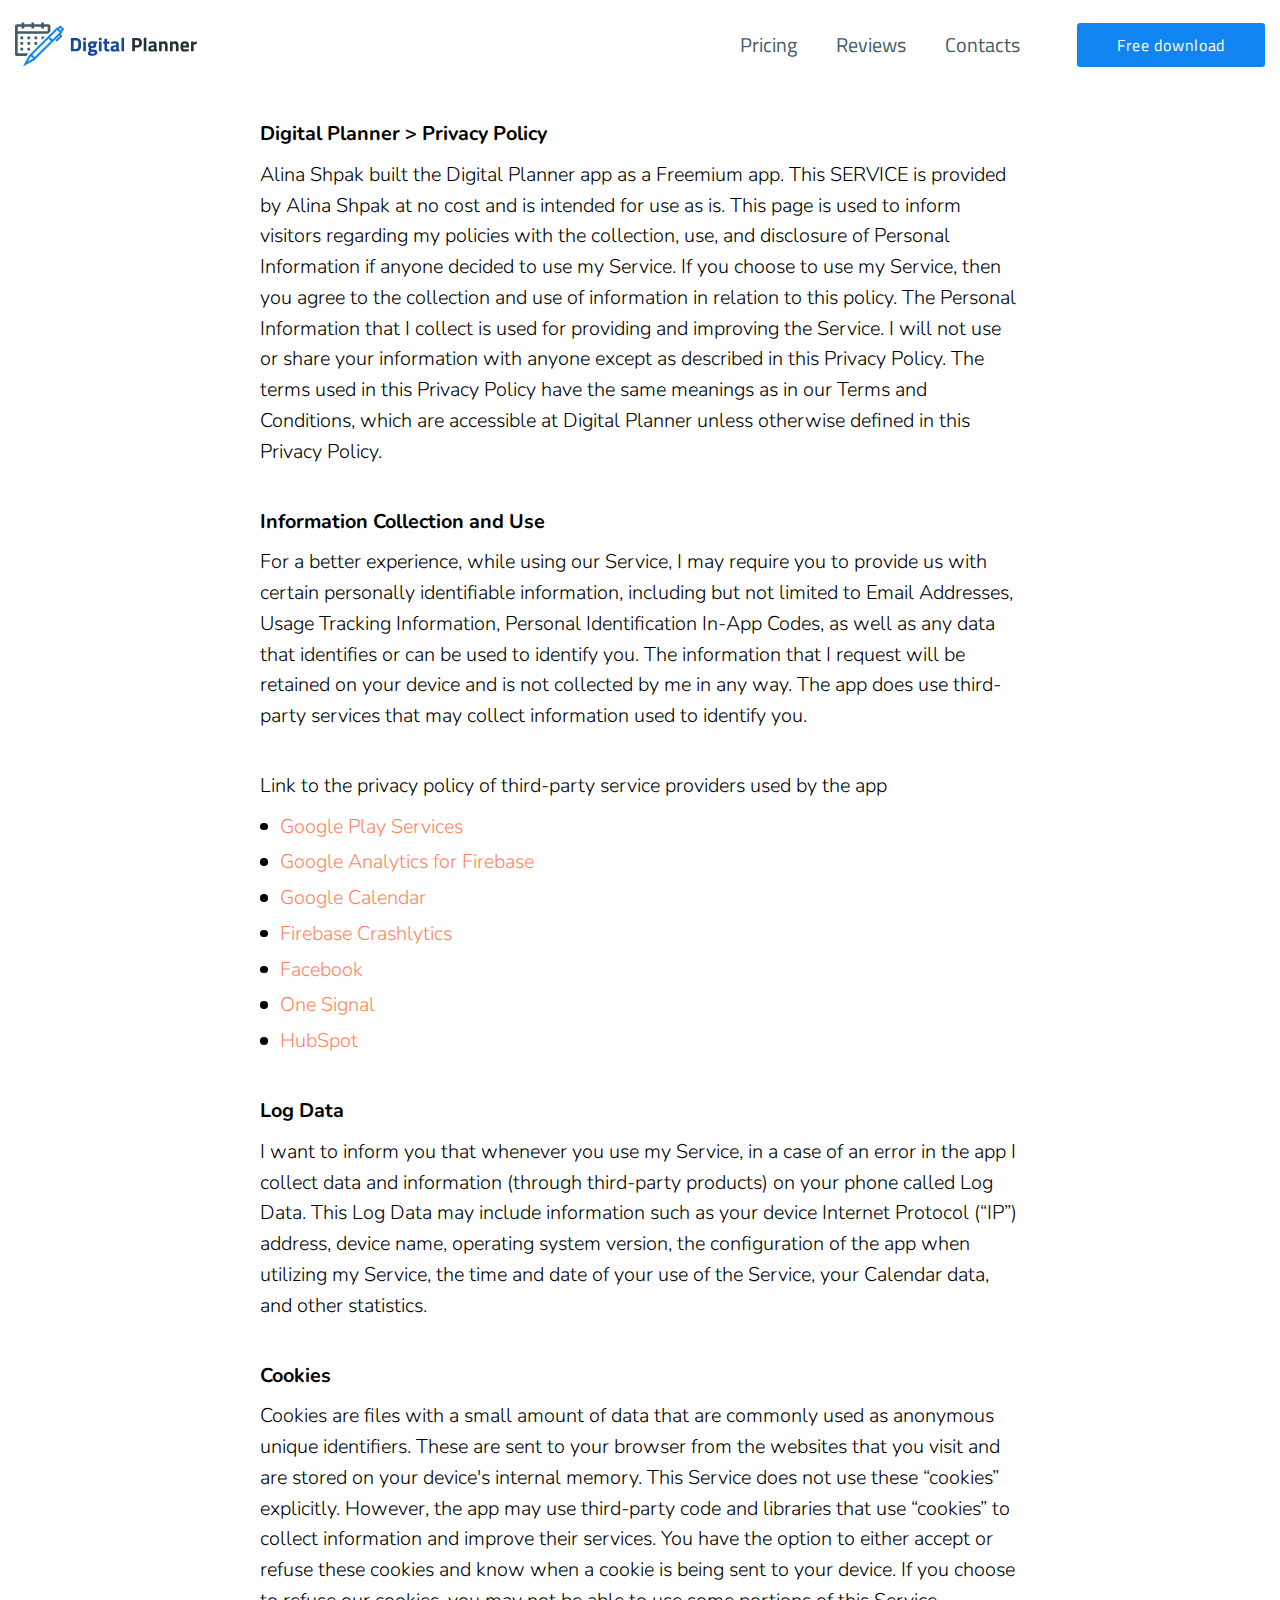
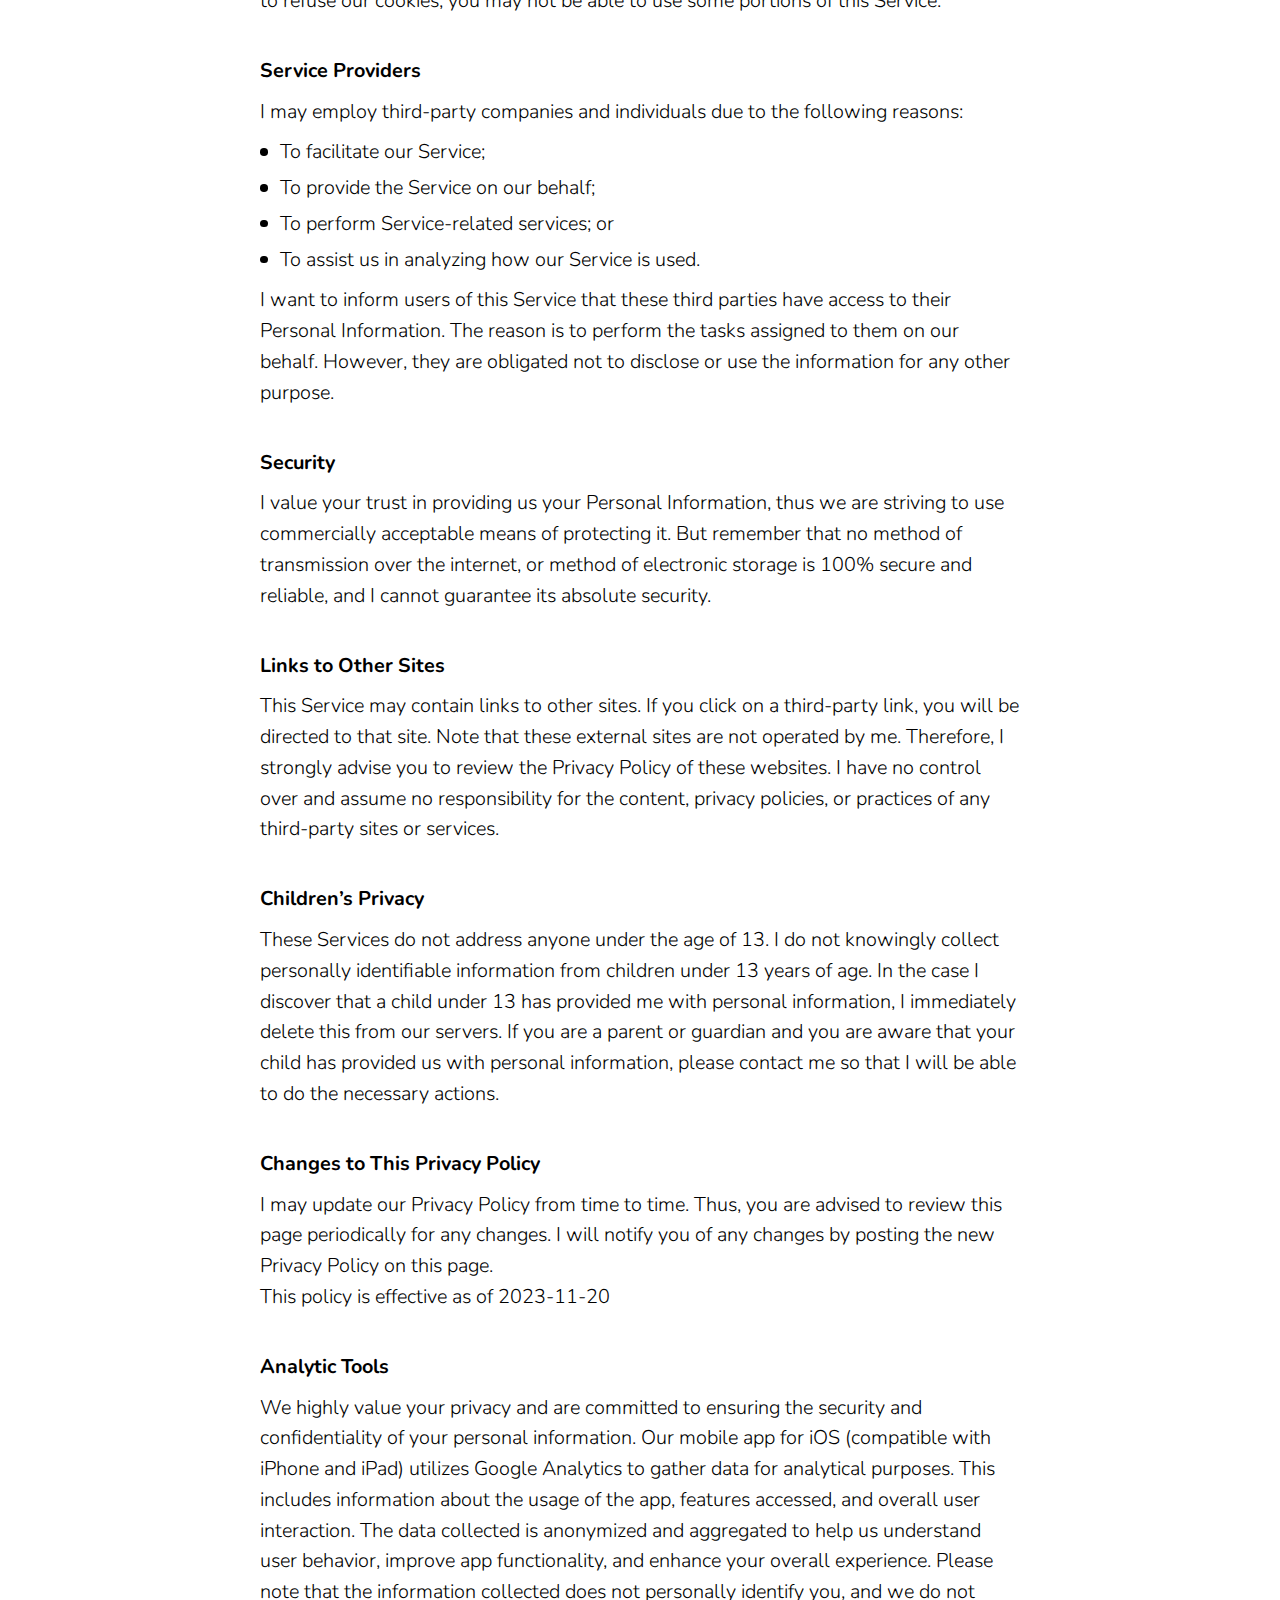
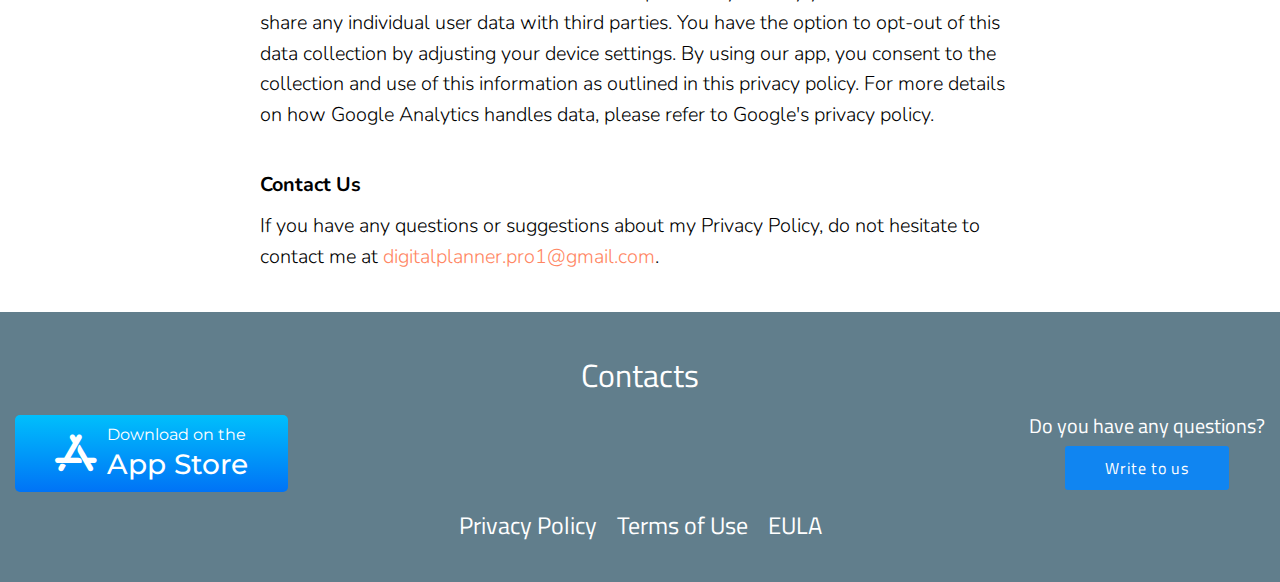
<file: privacy-policy.html>
<!DOCTYPE html>
<html lang="en">

<head>
<!-- Google Tag Manager -->
<script>(function(w,d,s,l,i){w[l]=w[l]||[];w[l].push({'gtm.start':
new Date().getTime(),event:'gtm.js'});var f=d.getElementsByTagName(s)[0],
j=d.createElement(s),dl=l!='dataLayer'?'&l='+l:'';j.async=true;j.src=
'https://www.googletagmanager.com/gtm.js?id='+i+dl;f.parentNode.insertBefore(j,f);
})(window,document,'script','dataLayer','GTM-KF79SMF');</script>
<!-- End Google Tag Manager -->

	<title>Private Policy</title>
	<script charset="utf-8" type="text/javascript" src="//js-eu1.hsforms.net/forms/embed/v2.js?_v=20230415140747"></script>
	<meta charset="UTF-8">
	<meta name="format-detection" content="telephone=no">
	<!-- <style>body{opacity: 0;}</style> -->
	<link rel="stylesheet" href="css/style.min.css?_v=20230415140747">
	<link rel="shortcut icon" href="favicon.ico">
	<!-- <meta name="robots" content="noindex, nofollow"> -->
	<meta name="viewport" content="width=device-width, initial-scale=1.0">

</head>

<body>
<!-- Google Tag Manager (noscript) -->
<noscript><iframe src="https://www.googletagmanager.com/ns.html?id=GTM-KF79SMF"
height="0" width="0" style="display:none;visibility:hidden"></iframe></noscript>
<!-- End Google Tag Manager (noscript) -->

	<div class="wrapper">
		<header class="header" data-lp>
			<div class="header__container">
				<a href="index.html" class="header__logo"><img src="img/logo.svg" alt="logo"></a>
				<div class="header__menu menu">
					<nav class="menu__body">
						<ul class="menu__list">
							<li class="menu__item"><a href="index.html#pricing">Pricing</a></li>
							<li class="menu__item"><a href="index.html#reviews">Reviews</a></li>
							<li data-goto-header data-goto="#contacts" class="menu__item"><a href="#">Contacts</a></li>
						</ul>
					</nav>
					<div class="menu__actions">
						<a target="_blank" href="https://apps.apple.com/us/app/digital-planner-for-ipad/id6444685151" class="menu__button button" data-da=".menu__list,530,20">Free download</a>
						<button type="button" class="menu__icon icon-menu"><span></span></button>
					</div>
				</div>
			</div>
		</header>
		<main class="privat">
			<section class="privat__main main-privat">
				<div class="main-privat__small-container">
					<h1>Digital Planner > Privacy Policy</h1>
					<p>
						Alina Shpak built the Digital Planner app as a
						Freemium app. This SERVICE is provided by Alina
						Shpak at no cost and is intended for use as is. This
						page is used to inform visitors regarding my
						policies with the collection, use, and disclosure of
						Personal Information if anyone decided to use my
						Service. If you choose to use my Service, then you
						agree to the collection and use of information in
						relation to this policy. The Personal Information
						that I collect is used for providing and improving
						the Service. I will not use or share your
						information with anyone except as described in this
						Privacy Policy. The terms used in this Privacy
						Policy have the same meanings as in our Terms and
						Conditions, which are accessible at Digital Planner
						unless otherwise defined in this Privacy Policy.
					</p>
				</div>
			</section>
			<section class="privat__information information-privat">
				<div class="information-privat__small-container">
					<h2>Information Collection and Use</h2>
					<p>
						For a better experience, while using our Service, I
						may require you to provide us with certain
						personally identifiable information, including but
						not limited to Email Addresses, Usage Tracking
						Information, Personal Identification In-App Codes,
						as well as any data that identifies or can be used
						to identify you. The information that I request will
						be retained on your device and is not collected by
						me in any way. The app does use third-party services
						that may collect information used to identify you.
					</p>
				</div>
			</section>
			<section class="privat__links links-privat">
				<div class="links-privat__small-container">
					<h3>
						Link to the privacy policy of third-party service
						providers used by the app
					</h3>
					<ul class="links-privat__list">
						<li>
							<a target="_blank" href="https://policies.google.com/privacy">Google Play Services</a>
						</li>
						<li>
							<a target="_blank" href="https://firebase.google.com/policies/analytics">Google Analytics for Firebase</a>
						</li>
						<li>
							<a target="_blank" href="https://www.google.com/intl/en_ZZ/googlecalendar/program_policies.html#:~:text=As%20set%20forth%20in%20the,illegal%20behavior%20like%20illegal%20gambling.">Google Calendar</a>
						</li>
						<li>
							<a target="_blank" href="https://firebase.google.com/support/privacy/">Firebase Crashlytics</a>
						</li>
						<li>
							<a target="_blank" href="https://www.facebook.com/about/privacy/update/printable">Facebook</a>
						</li>
						<li>
							<a target="_blank" href="https://onesignal.com/privacy_policy">One Signal</a>
						</li>
						<li>
							<a target="_blank" href="https://legal.hubspot.com/privacy-policy">HubSpot</a>
						</li>
					</ul>
				</div>
			</section>
			<section class="privat__data data-privat">
				<div class="data-privat__small-container">
					<h2>Log Data</h2>
					<p>
						I want to inform you that whenever you use my
						Service, in a case of an error in the app I collect
						data and information (through third-party products)
						on your phone called Log Data. This Log Data may
						include information such as your device Internet
						Protocol (“IP”) address, device name, operating
						system version, the configuration of the app when
						utilizing my Service, the time and date of your use
						of the Service, your Calendar data, and other
						statistics.
					</p>
				</div>
			</section>
			<section class="privat__cookies cookies-privat">
				<div class="cookies-privat__small-container">
					<h2>Cookies</h2>
					<p>
						Cookies are files with a small amount of data that
						are commonly used as anonymous unique identifiers.
						These are sent to your browser from the websites
						that you visit and are stored on your device's
						internal memory. This Service does not use these
						“cookies” explicitly. However, the app may use
						third-party code and libraries that use “cookies” to
						collect information and improve their services. You
						have the option to either accept or refuse these
						cookies and know when a cookie is being sent to your
						device. If you choose to refuse our cookies, you may
						not be able to use some portions of this Service.
					</p>
				</div>
			</section>
			<section class="privat__service service-privat">
				<div class="service-privat__small-container">
					<h2>Service Providers</h2>
					<h3>I may employ third-party companies and individuals due to the following reasons:</h3>
					<ul>
						<li>To facilitate our Service;</li>
						<li>To provide the Service on our behalf;</li>
						<li>To perform Service-related services; or</li>
						<li>To assist us in analyzing how our Service is used.</li>
					</ul>
					<p>I want to inform users of this Service that these third parties have access to their Personal Information. The reason is to perform the tasks assigned to them on our behalf. However, they are obligated not to disclose or use the information for any other purpose.</p>
				</div>
			</section>
			<section class="privat__security security-privat">
				<div class="security-privat__small-container">
					<h2>Security</h2>
					<p>I value your trust in providing us your Personal Information, thus we are striving to use commercially acceptable means of protecting it. But remember that no method of transmission over the internet, or method of electronic storage is 100% secure and reliable, and I cannot guarantee its absolute security.</p>
				</div>
			</section>
			<section class="privat__other other-privat">
				<div class="other-privat__small-container">
					<h2>Links to Other Sites</h2>
					<p>This Service may contain links to other sites. If you click on a third-party link, you will be directed to that site. Note that these external sites are not operated by me. Therefore, I strongly advise you to review the Privacy Policy of these websites. I have no control over and assume no responsibility for the content, privacy policies, or practices of any third-party sites or services.</p>
				</div>
			</section>
			<section class="privat__children children-privat">
				<div class="children-privat__small-container">
					<h2>Children’s Privacy</h2>
					<p>These Services do not address anyone under the age of 13. I do not knowingly collect personally identifiable information from children under 13 years of age. In the case I discover that a child under 13 has provided me with personal information, I immediately delete this from our servers. If you are a parent or guardian and you are aware that your child has provided us with personal information, please contact me so that I will be able to do the necessary actions.</p>
				</div>
			</section>
			<section class="privat__changes changes-privat">
				<div class="changes-privat__small-container">
					<h2>Changes to This Privacy Policy</h2>
					<p>I may update our Privacy Policy from time to time. Thus, you are advised to review this page periodically for any changes. I will notify you of any changes by posting the new Privacy Policy on this page. <br>This policy is effective as of 2023-11-20</p>
				</div>
			</section>
			<section class="privat__changes changes-privat">
				<div class="changes-privat__small-container">
					<h2>Analytic Tools</h2>
					<p>We highly value your privacy and are committed to ensuring the security and confidentiality of your personal information. Our mobile app for iOS (compatible with iPhone and iPad) utilizes Google Analytics to gather data for analytical purposes. This includes information about the usage of the app, features accessed, and overall user interaction. The data collected is anonymized and aggregated to help us understand user behavior, improve app functionality, and enhance your overall experience. Please note that the information collected does not personally identify you, and we do not share any individual user data with third parties. You have the option to opt-out of this data collection by adjusting your device settings. By using our app, you consent to the collection and use of this information as outlined in this privacy policy. For more details on how Google Analytics handles data, please refer to Google's privacy policy.</p>
				</div>
			</section>
			<section class="privat__contact contact-privat">
				<div class="contact-privat__small-container">
					<h2>Contact Us</h2>
					<p>If you have any questions or suggestions about my Privacy Policy, do not hesitate to contact me at <a href="mailto:digitalplanner.pro1@gmail.com">digitalplanner.pro1@gmail.com</a>.</p>
				</div>
			</section>
		</main>
		<footer class="footer">
			<section id="contacts" class="footer__container">
				<h2 class="footer__title">Contacts</h2>
				<div class="footer__column">
					<div class="footer__actions">
						<a target="bl" href="https://apps.apple.com/us/app/digital-planner-for-ipad/id6444685151" class="footer__app app-button">
							<div class="app-button__wrapper">
								<div class="app-button__icon _icon-app-store"></div>
								<div class="app-button__text">
									<p>Download on the</p>
									<p>App Store</p>
								</div>
							</div>
						</a>
					</div>
					<div class="footer__quesstions">
						<p>Do you have any questions?</p>
						<button data-popup="#popup-form" type="button" class="footer__button button">
							Write to us
						</button>
					</div>
				</div>
				<div class="footer__down">
					<ul class="footer__list">
						<li><a target="_blank" href="privat-policy.html">Privacy Policy</a></li>
						<li><a target="_blank" href="terms-of-use.html">Terms of Use</a></li>
						<li><a target="_blank" href="eula.html">EULA</a></li>
					</ul>
				</div>
			</section>
		</footer>

	</div>
	<div id="popup-form" aria-hidden="true" class="popup popup--form">
		<div class="popup__wrapper">
			<div class="popup__content">
				<button data-close type="button" class="popup__close"></button>
				<div class="popup__text">
					<form action="#" method="GET" class="form-order">
						<div class="form-order__wrapper">
							<div class="form-order__lines">
								<div class="form-order__line">
									<label class="form-order__label" for="email">Email<span>*</span></label>
									<input type="email" name="form[email]" data-validate autocomplete="off" required id="email" class="form-order__input" />
								</div>
								<div class="form-order__line">
									<label class="form-order__label" for="message">Message<span>*</span></label>
									<textarea name="message" id="message" class="form-order__input form-order__input--large" autocomplete="off" required></textarea>
								</div>
								<div class="form-order__block">
									<p class="form-order__text">
										DigitalPlanner is committed to protecting
										and respecting your privacy, and we’ll only
										use your personal information to administer
										your account and to provide the products and
										services you requested from us. From time to
										time, we would like to contact you about our
										products and services, as well as other
										content that may be of interest to you. If
										you consent to us contacting you for this
										purpose, please tick below to say how you
										would like us to contact you:
									</p>
									<div class="form-order__checkbox checkbox">
										<input id="agree" type="checkbox" value="yes" name="agree" class="checkbox__input" />
										<label for="agree" class="checkbox__label"><span class="checkbox__text">I agree to receive other
												communications from
												DigitalPlanner.</span></label>
									</div>
									<p class="form-order__text">
										You can unsubscribe from these
										communications at any time. For more
										information on how to unsubscribe, our
										privacy practices, and how we are committed
										to protecting and respecting your privacy,
										please review our Privacy Policy. By
										clicking submit below, you consent to allow
										DigitalPlanner to store and process the
										personal information submitted above to
										provide you the content requested.
									</p>
									<div class="form-order__submit">
										<button type="submit" class="form-order__button button button--blue">
											Submit
										</button>
									</div>
								</div>
							</div>
						</div>
					</form>
				</div>
			</div>
		</div>
	</div>
	<script src="js/app.min.js?_v=20230415140747"></script>
</body>

</html>
</file>
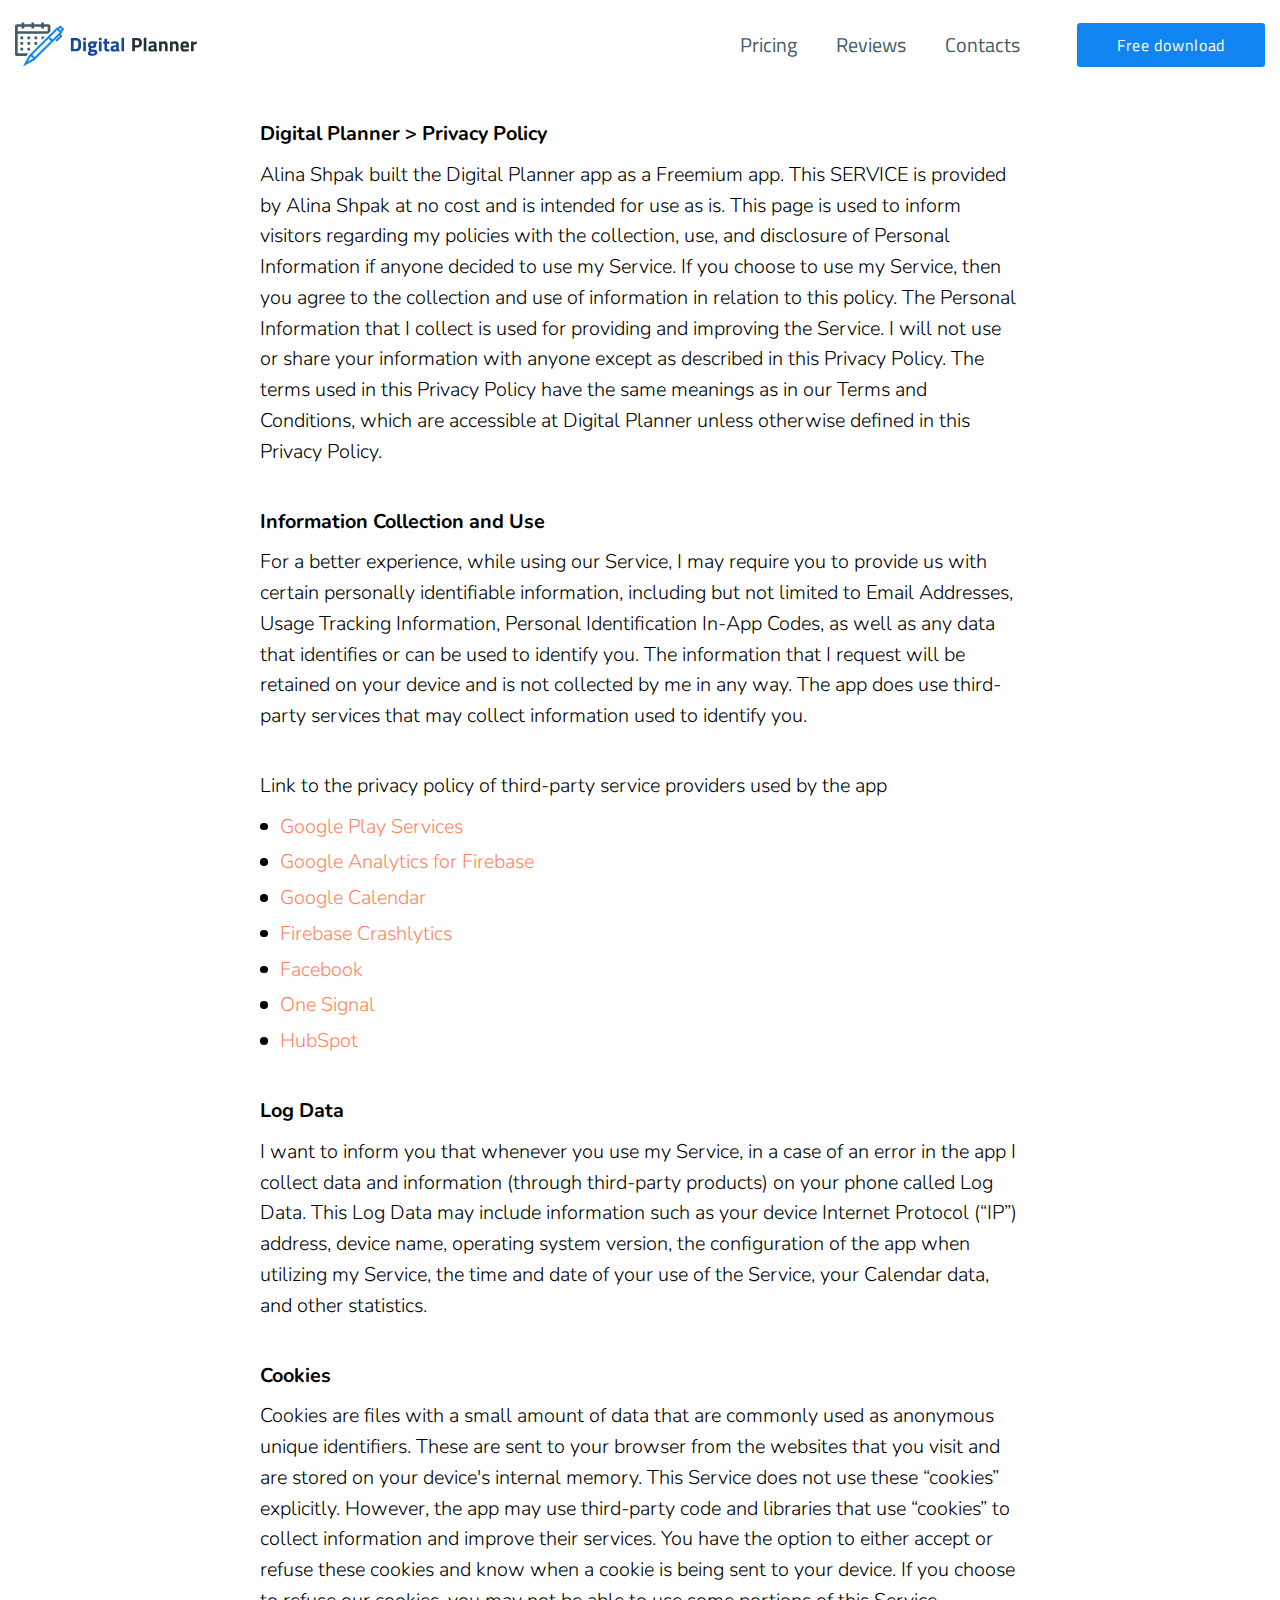
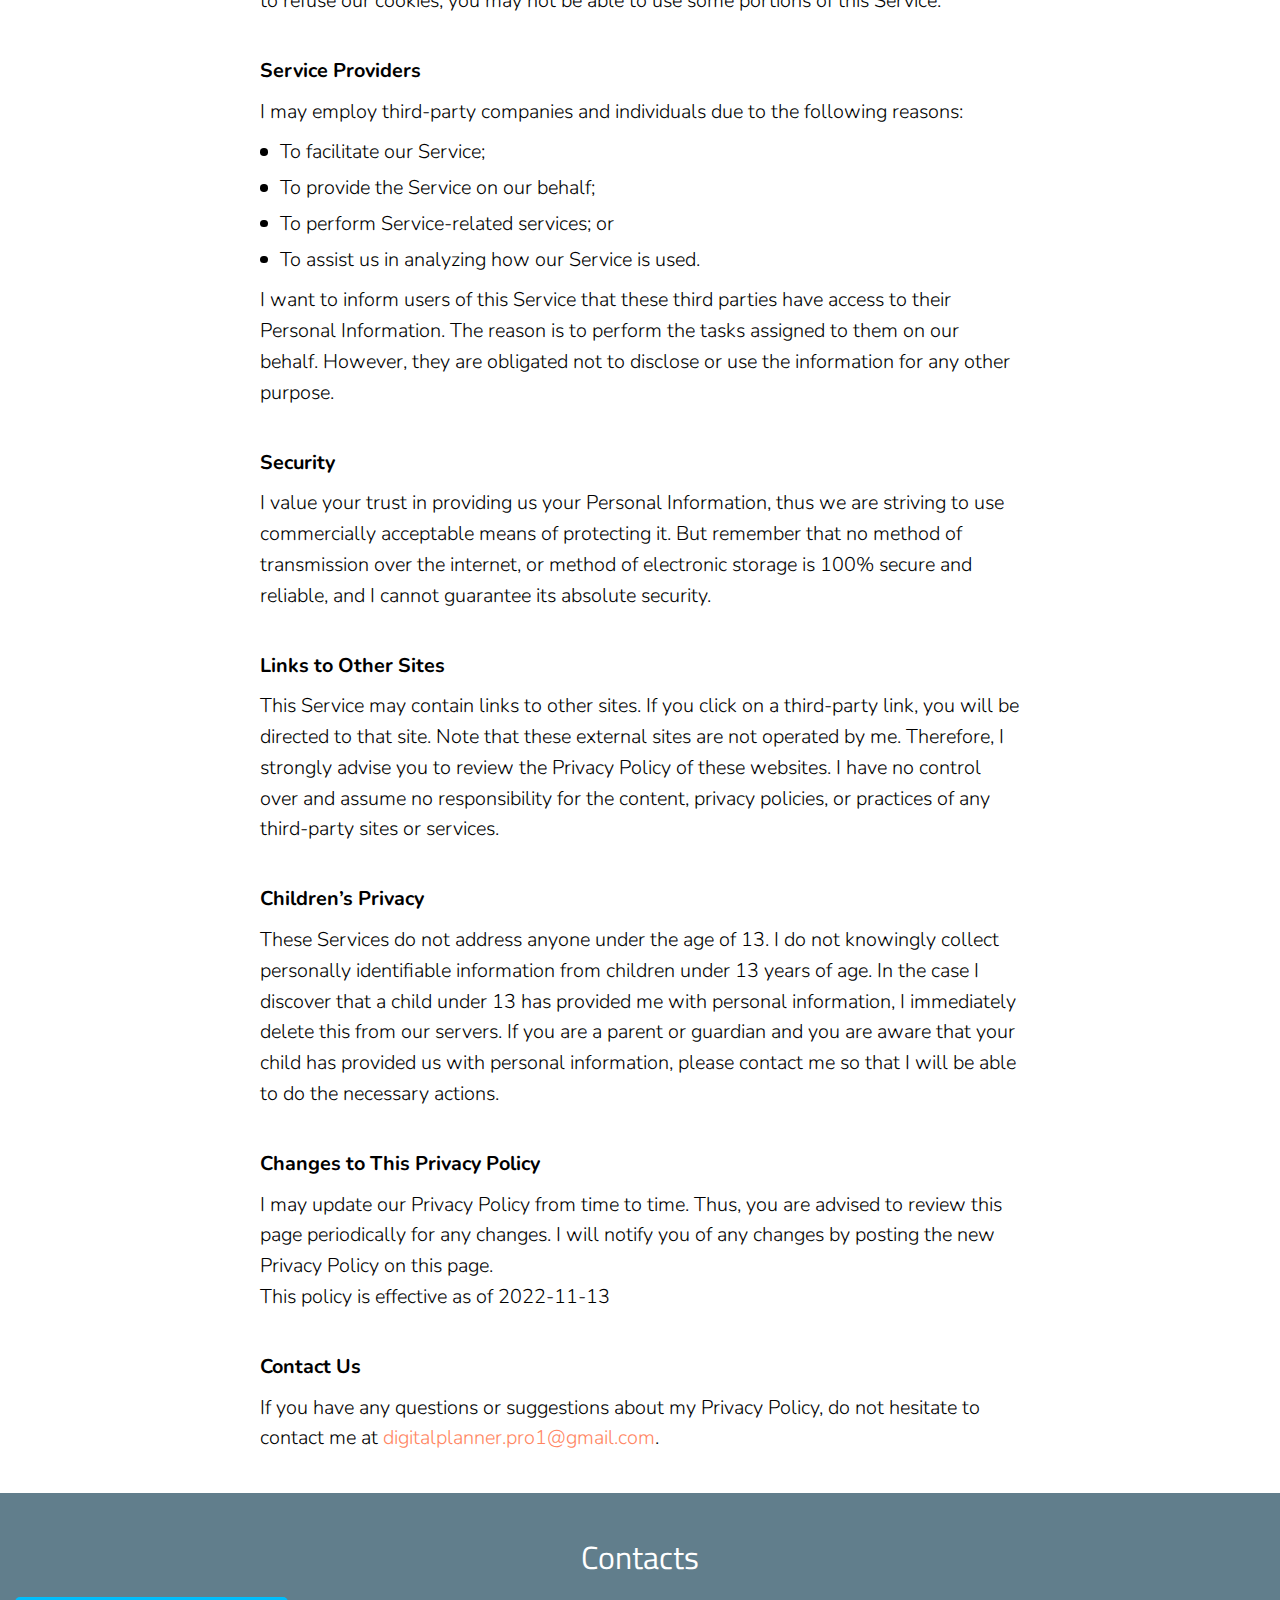
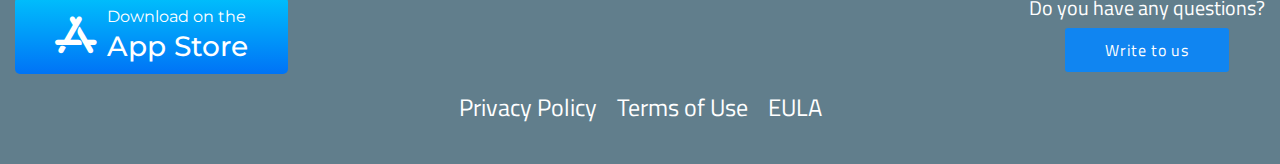
<file: privat-policy.html>
<!DOCTYPE html>
<html lang="en">

<head>
<!-- Google Tag Manager -->
<script>(function(w,d,s,l,i){w[l]=w[l]||[];w[l].push({'gtm.start':
new Date().getTime(),event:'gtm.js'});var f=d.getElementsByTagName(s)[0],
j=d.createElement(s),dl=l!='dataLayer'?'&l='+l:'';j.async=true;j.src=
'https://www.googletagmanager.com/gtm.js?id='+i+dl;f.parentNode.insertBefore(j,f);
})(window,document,'script','dataLayer','GTM-KF79SMF');</script>
<!-- End Google Tag Manager -->

	<title>Private Policy</title>
	<script charset="utf-8" type="text/javascript" src="//js-eu1.hsforms.net/forms/embed/v2.js?_v=20230415140747"></script>
	<meta charset="UTF-8">
	<meta name="format-detection" content="telephone=no">
	<!-- <style>body{opacity: 0;}</style> -->
	<link rel="stylesheet" href="css/style.min.css?_v=20230415140747">
	<link rel="shortcut icon" href="favicon.ico">
	<!-- <meta name="robots" content="noindex, nofollow"> -->
	<meta name="viewport" content="width=device-width, initial-scale=1.0">

</head>

<body>
<!-- Google Tag Manager (noscript) -->
<noscript><iframe src="https://www.googletagmanager.com/ns.html?id=GTM-KF79SMF"
height="0" width="0" style="display:none;visibility:hidden"></iframe></noscript>
<!-- End Google Tag Manager (noscript) -->

	<div class="wrapper">
		<header class="header" data-lp>
			<div class="header__container">
				<a href="index.html" class="header__logo"><img src="img/logo.svg" alt="logo"></a>
				<div class="header__menu menu">
					<nav class="menu__body">
						<ul class="menu__list">
							<li class="menu__item"><a href="index.html#pricing">Pricing</a></li>
							<li class="menu__item"><a href="index.html#reviews">Reviews</a></li>
							<li data-goto-header data-goto="#contacts" class="menu__item"><a href="#">Contacts</a></li>
						</ul>
					</nav>
					<div class="menu__actions">
						<a target="_blank" href="https://apps.apple.com/us/app/digital-planner-for-ipad/id6444685151" class="menu__button button" data-da=".menu__list,530,20">Free download</a>
						<button type="button" class="menu__icon icon-menu"><span></span></button>
					</div>
				</div>
			</div>
		</header>
		<main class="privat">
			<section class="privat__main main-privat">
				<div class="main-privat__small-container">
					<h1>Digital Planner > Privacy Policy</h1>
					<p>
						Alina Shpak built the Digital Planner app as a
						Freemium app. This SERVICE is provided by Alina
						Shpak at no cost and is intended for use as is. This
						page is used to inform visitors regarding my
						policies with the collection, use, and disclosure of
						Personal Information if anyone decided to use my
						Service. If you choose to use my Service, then you
						agree to the collection and use of information in
						relation to this policy. The Personal Information
						that I collect is used for providing and improving
						the Service. I will not use or share your
						information with anyone except as described in this
						Privacy Policy. The terms used in this Privacy
						Policy have the same meanings as in our Terms and
						Conditions, which are accessible at Digital Planner
						unless otherwise defined in this Privacy Policy.
					</p>
				</div>
			</section>
			<section class="privat__information information-privat">
				<div class="information-privat__small-container">
					<h2>Information Collection and Use</h2>
					<p>
						For a better experience, while using our Service, I
						may require you to provide us with certain
						personally identifiable information, including but
						not limited to Email Addresses, Usage Tracking
						Information, Personal Identification In-App Codes,
						as well as any data that identifies or can be used
						to identify you. The information that I request will
						be retained on your device and is not collected by
						me in any way. The app does use third-party services
						that may collect information used to identify you.
					</p>
				</div>
			</section>
			<section class="privat__links links-privat">
				<div class="links-privat__small-container">
					<h3>
						Link to the privacy policy of third-party service
						providers used by the app
					</h3>
					<ul class="links-privat__list">
						<li>
							<a target="_blank" href="https://policies.google.com/privacy">Google Play Services</a>
						</li>
						<li>
							<a target="_blank" href="https://firebase.google.com/policies/analytics">Google Analytics for Firebase</a>
						</li>
						<li>
							<a target="_blank" href="https://www.google.com/intl/en_ZZ/googlecalendar/program_policies.html#:~:text=As%20set%20forth%20in%20the,illegal%20behavior%20like%20illegal%20gambling.">Google Calendar</a>
						</li>
						<li>
							<a target="_blank" href="https://firebase.google.com/support/privacy/">Firebase Crashlytics</a>
						</li>
						<li>
							<a target="_blank" href="https://www.facebook.com/about/privacy/update/printable">Facebook</a>
						</li>
						<li>
							<a target="_blank" href="https://onesignal.com/privacy_policy">One Signal</a>
						</li>
						<li>
							<a target="_blank" href="https://legal.hubspot.com/privacy-policy">HubSpot</a>
						</li>
					</ul>
				</div>
			</section>
			<section class="privat__data data-privat">
				<div class="data-privat__small-container">
					<h2>Log Data</h2>
					<p>
						I want to inform you that whenever you use my
						Service, in a case of an error in the app I collect
						data and information (through third-party products)
						on your phone called Log Data. This Log Data may
						include information such as your device Internet
						Protocol (“IP”) address, device name, operating
						system version, the configuration of the app when
						utilizing my Service, the time and date of your use
						of the Service, your Calendar data, and other
						statistics.
					</p>
				</div>
			</section>
			<section class="privat__cookies cookies-privat">
				<div class="cookies-privat__small-container">
					<h2>Cookies</h2>
					<p>
						Cookies are files with a small amount of data that
						are commonly used as anonymous unique identifiers.
						These are sent to your browser from the websites
						that you visit and are stored on your device's
						internal memory. This Service does not use these
						“cookies” explicitly. However, the app may use
						third-party code and libraries that use “cookies” to
						collect information and improve their services. You
						have the option to either accept or refuse these
						cookies and know when a cookie is being sent to your
						device. If you choose to refuse our cookies, you may
						not be able to use some portions of this Service.
					</p>
				</div>
			</section>
			<section class="privat__service service-privat">
				<div class="service-privat__small-container">
					<h2>Service Providers</h2>
					<h3>I may employ third-party companies and individuals due to the following reasons:</h3>
					<ul>
						<li>To facilitate our Service;</li>
						<li>To provide the Service on our behalf;</li>
						<li>To perform Service-related services; or</li>
						<li>To assist us in analyzing how our Service is used.</li>
					</ul>
					<p>I want to inform users of this Service that these third parties have access to their Personal Information. The reason is to perform the tasks assigned to them on our behalf. However, they are obligated not to disclose or use the information for any other purpose.</p>
				</div>
			</section>
			<section class="privat__security security-privat">
				<div class="security-privat__small-container">
					<h2>Security</h2>
					<p>I value your trust in providing us your Personal Information, thus we are striving to use commercially acceptable means of protecting it. But remember that no method of transmission over the internet, or method of electronic storage is 100% secure and reliable, and I cannot guarantee its absolute security.</p>
				</div>
			</section>
			<section class="privat__other other-privat">
				<div class="other-privat__small-container">
					<h2>Links to Other Sites</h2>
					<p>This Service may contain links to other sites. If you click on a third-party link, you will be directed to that site. Note that these external sites are not operated by me. Therefore, I strongly advise you to review the Privacy Policy of these websites. I have no control over and assume no responsibility for the content, privacy policies, or practices of any third-party sites or services.</p>
				</div>
			</section>
			<section class="privat__children children-privat">
				<div class="children-privat__small-container">
					<h2>Children’s Privacy</h2>
					<p>These Services do not address anyone under the age of 13. I do not knowingly collect personally identifiable information from children under 13 years of age. In the case I discover that a child under 13 has provided me with personal information, I immediately delete this from our servers. If you are a parent or guardian and you are aware that your child has provided us with personal information, please contact me so that I will be able to do the necessary actions.</p>
				</div>
			</section>
			<section class="privat__changes changes-privat">
				<div class="changes-privat__small-container">
					<h2>Changes to This Privacy Policy</h2>
					<p>I may update our Privacy Policy from time to time. Thus, you are advised to review this page periodically for any changes. I will notify you of any changes by posting the new Privacy Policy on this page. <br>This policy is effective as of 2022-11-13</p>
				</div>
			</section>
			<section class="privat__contact contact-privat">
				<div class="contact-privat__small-container">
					<h2>Contact Us</h2>
					<p>If you have any questions or suggestions about my Privacy Policy, do not hesitate to contact me at <a href="mailto:digitalplanner.pro1@gmail.com">digitalplanner.pro1@gmail.com</a>.</p>
				</div>
			</section>
		</main>
		<footer class="footer">
			<section id="contacts" class="footer__container">
				<h2 class="footer__title">Contacts</h2>
				<div class="footer__column">
					<div class="footer__actions">
						<a target="bl" href="https://apps.apple.com/us/app/digital-planner-for-ipad/id6444685151" class="footer__app app-button">
							<div class="app-button__wrapper">
								<div class="app-button__icon _icon-app-store"></div>
								<div class="app-button__text">
									<p>Download on the</p>
									<p>App Store</p>
								</div>
							</div>
						</a>
					</div>
					<div class="footer__quesstions">
						<p>Do you have any questions?</p>
						<button data-popup="#popup-form" type="button" class="footer__button button">
							Write to us
						</button>
					</div>
				</div>
				<div class="footer__down">
					<ul class="footer__list">
						<li><a target="_blank" href="privat-policy.html">Privacy Policy</a></li>
						<li><a target="_blank" href="terms-of-use.html">Terms of Use</a></li>
						<li><a target="_blank" href="eula.html">EULA</a></li>
					</ul>
				</div>
			</section>
		</footer>

	</div>
	<div id="popup-form" aria-hidden="true" class="popup popup--form">
		<div class="popup__wrapper">
			<div class="popup__content">
				<button data-close type="button" class="popup__close"></button>
				<div class="popup__text">
					<form action="#" method="GET" class="form-order">
						<div class="form-order__wrapper">
							<div class="form-order__lines">
								<div class="form-order__line">
									<label class="form-order__label" for="email">Email<span>*</span></label>
									<input type="email" name="form[email]" data-validate autocomplete="off" required id="email" class="form-order__input" />
								</div>
								<div class="form-order__line">
									<label class="form-order__label" for="message">Message<span>*</span></label>
									<textarea name="message" id="message" class="form-order__input form-order__input--large" autocomplete="off" required></textarea>
								</div>
								<div class="form-order__block">
									<p class="form-order__text">
										DigitalPlanner is committed to protecting
										and respecting your privacy, and we’ll only
										use your personal information to administer
										your account and to provide the products and
										services you requested from us. From time to
										time, we would like to contact you about our
										products and services, as well as other
										content that may be of interest to you. If
										you consent to us contacting you for this
										purpose, please tick below to say how you
										would like us to contact you:
									</p>
									<div class="form-order__checkbox checkbox">
										<input id="agree" type="checkbox" value="yes" name="agree" class="checkbox__input" />
										<label for="agree" class="checkbox__label"><span class="checkbox__text">I agree to receive other
												communications from
												DigitalPlanner.</span></label>
									</div>
									<p class="form-order__text">
										You can unsubscribe from these
										communications at any time. For more
										information on how to unsubscribe, our
										privacy practices, and how we are committed
										to protecting and respecting your privacy,
										please review our Privacy Policy. By
										clicking submit below, you consent to allow
										DigitalPlanner to store and process the
										personal information submitted above to
										provide you the content requested.
									</p>
									<div class="form-order__submit">
										<button type="submit" class="form-order__button button button--blue">
											Submit
										</button>
									</div>
								</div>
							</div>
						</div>
					</form>
				</div>
			</div>
		</div>
	</div>
	<script src="js/app.min.js?_v=20230415140747"></script>
</body>

</html>
</file>
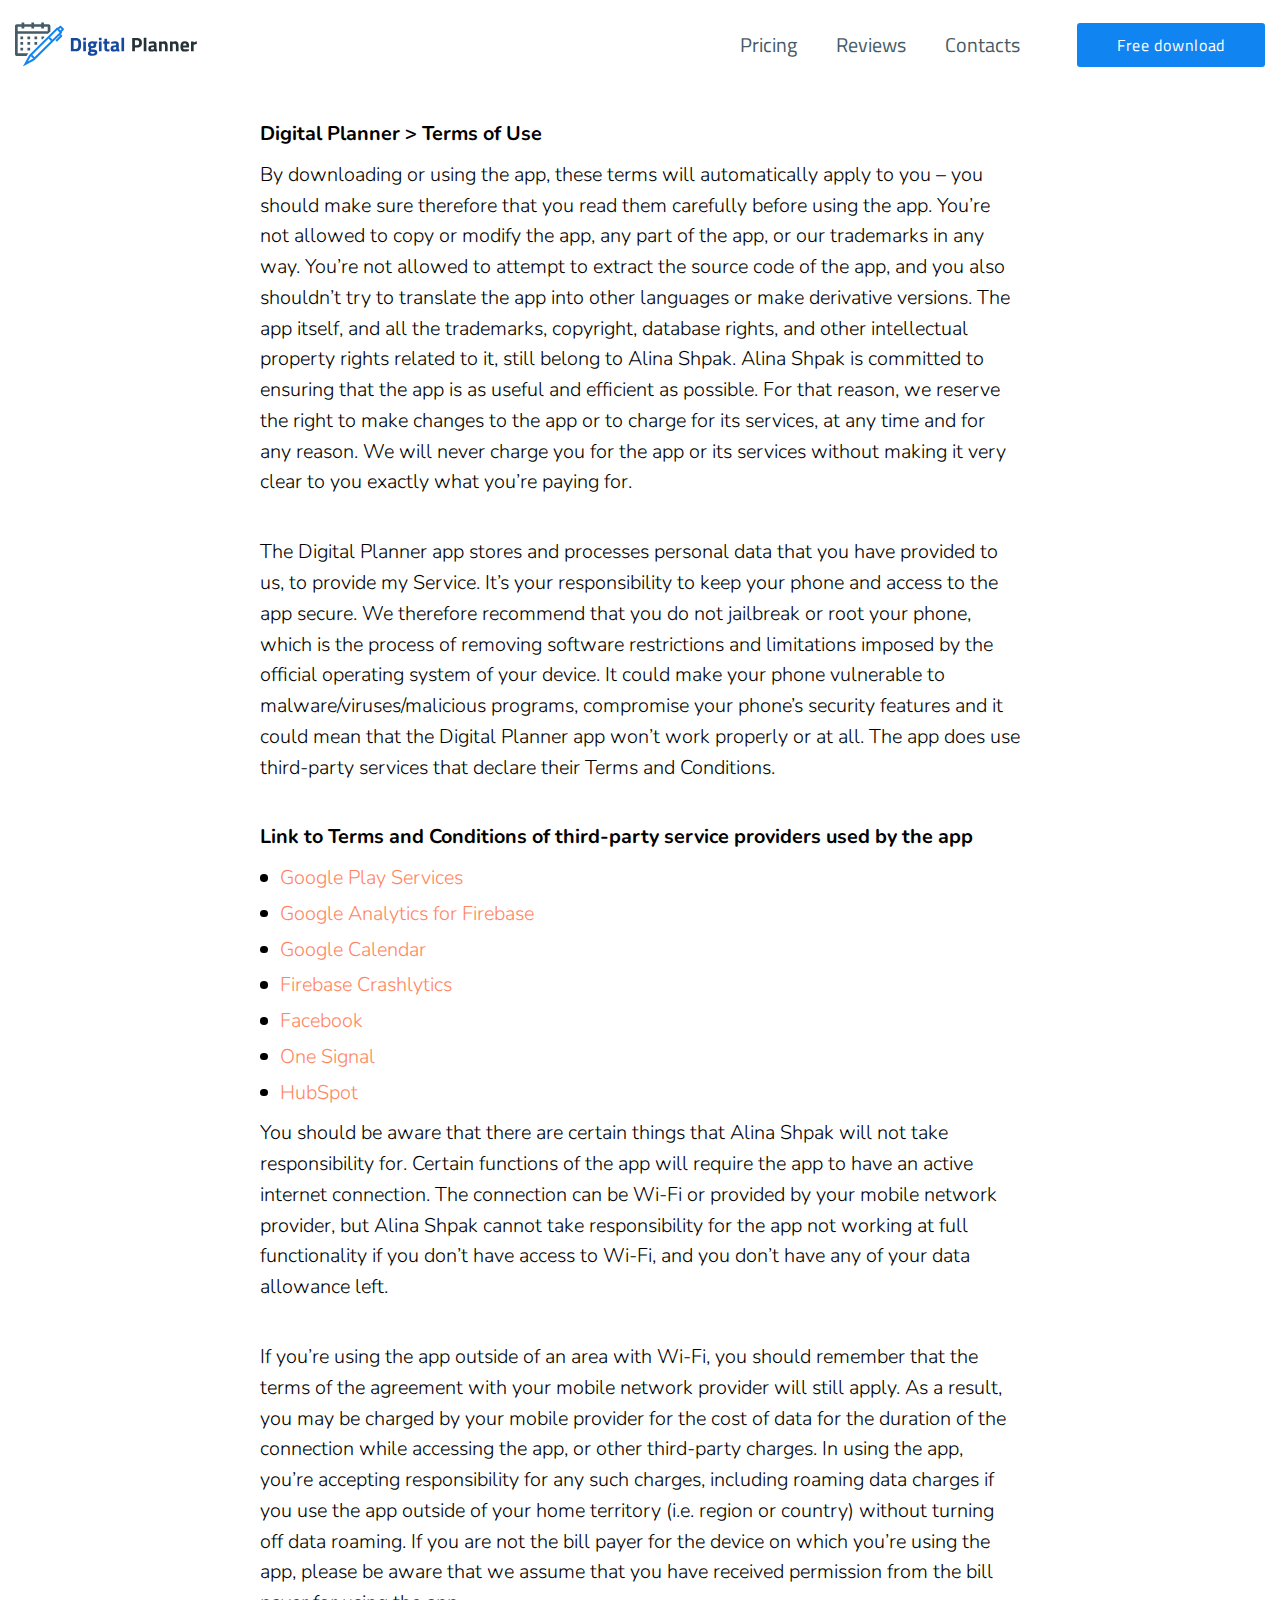
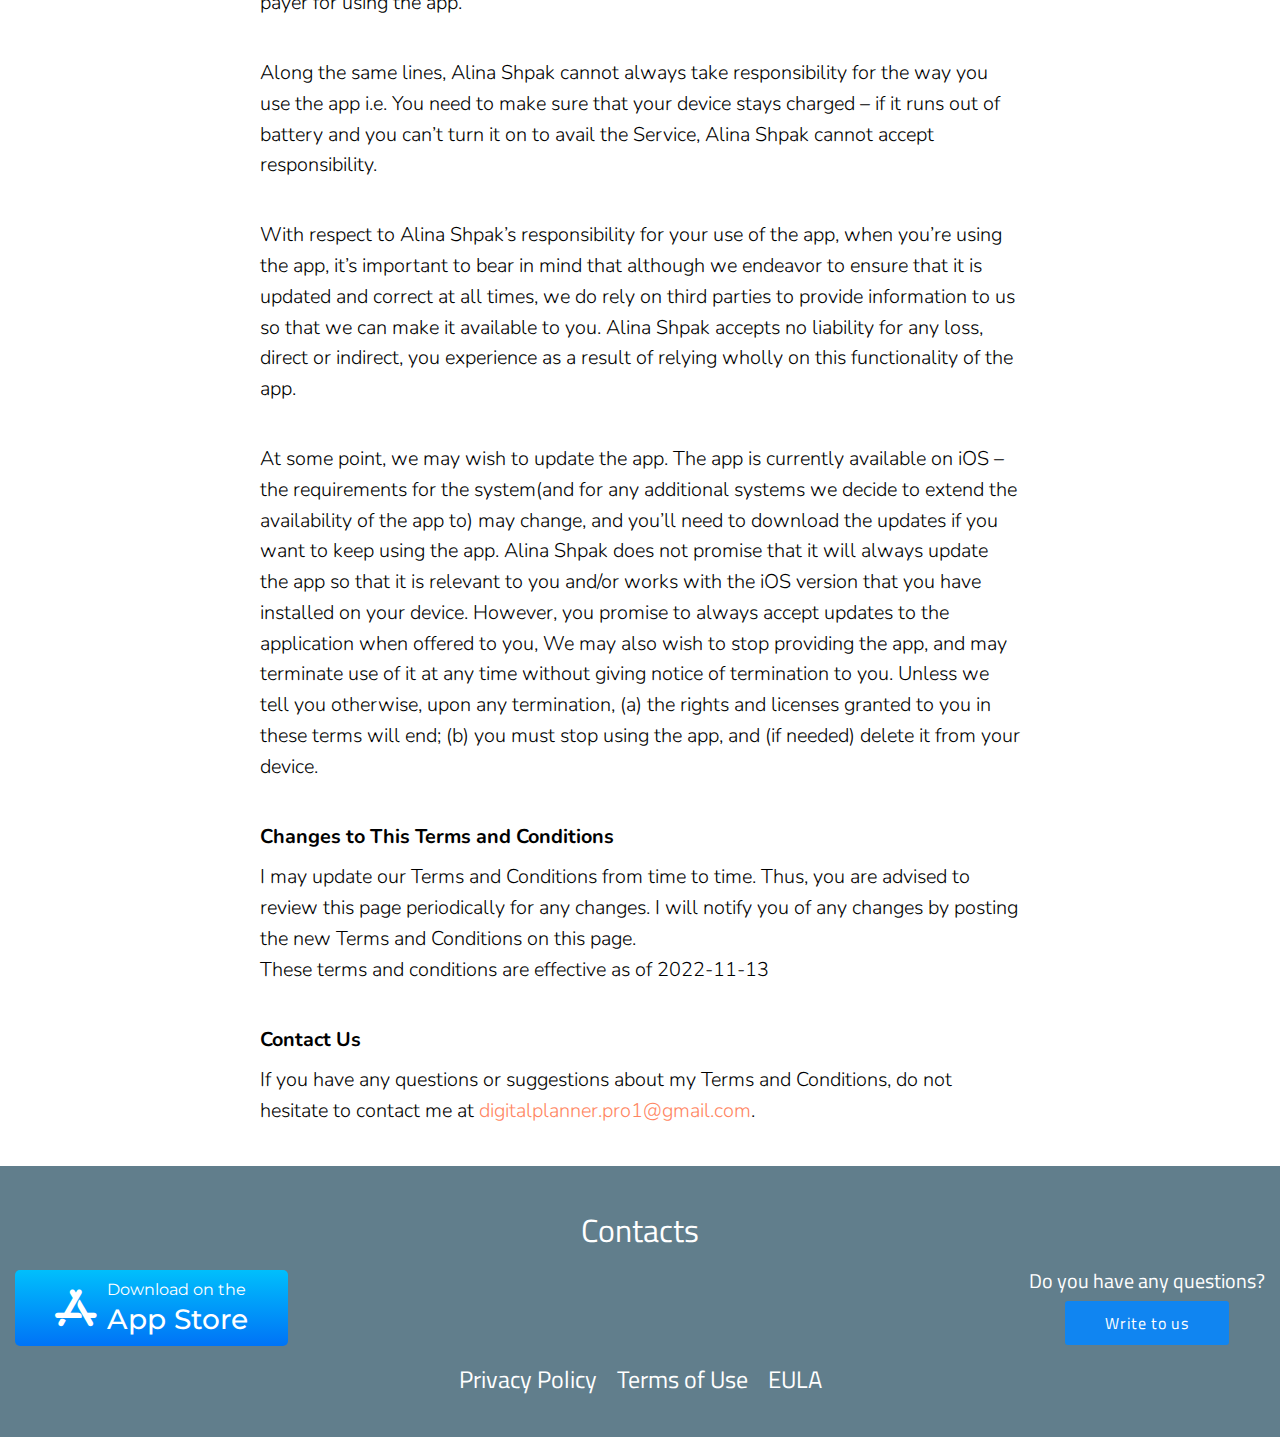
<file: terms-of-use.html>
<!DOCTYPE html>
<html lang="en">

<head>
<!-- Google Tag Manager -->
<script>(function(w,d,s,l,i){w[l]=w[l]||[];w[l].push({'gtm.start':
new Date().getTime(),event:'gtm.js'});var f=d.getElementsByTagName(s)[0],
j=d.createElement(s),dl=l!='dataLayer'?'&l='+l:'';j.async=true;j.src=
'https://www.googletagmanager.com/gtm.js?id='+i+dl;f.parentNode.insertBefore(j,f);
})(window,document,'script','dataLayer','GTM-KF79SMF');</script>
<!-- End Google Tag Manager -->

	<title>Terms of Use</title>
	<script charset="utf-8" type="text/javascript" src="//js-eu1.hsforms.net/forms/embed/v2.js?_v=20230415140747"></script>
	<meta charset="UTF-8">
	<meta name="format-detection" content="telephone=no">
	<!-- <style>body{opacity: 0;}</style> -->
	<link rel="stylesheet" href="css/style.min.css?_v=20230415140747">
	<link rel="shortcut icon" href="favicon.ico">
	<!-- <meta name="robots" content="noindex, nofollow"> -->
	<meta name="viewport" content="width=device-width, initial-scale=1.0">

</head>

<body>
<!-- Google Tag Manager (noscript) -->
<noscript><iframe src="https://www.googletagmanager.com/ns.html?id=GTM-KF79SMF"
height="0" width="0" style="display:none;visibility:hidden"></iframe></noscript>
<!-- End Google Tag Manager (noscript) -->

	<div class="wrapper">
		<header class="header" data-lp>
			<div class="header__container">
				<a href="index.html" class="header__logo"><img src="img/logo.svg" alt="logo"></a>
				<div class="header__menu menu">
					<nav class="menu__body">
						<ul class="menu__list">
							<li class="menu__item"><a href="index.html#pricing">Pricing</a></li>
							<li class="menu__item"><a href="index.html#reviews">Reviews</a></li>
							<li data-goto-header data-goto="#contacts" class="menu__item"><a href="#">Contacts</a></li>
						</ul>
					</nav>
					<div class="menu__actions">
						<a target="_blank" href="https://apps.apple.com/us/app/digital-planner-for-ipad/id6444685151" class="menu__button button" data-da=".menu__list,530,20">Free download</a>
						<button type="button" class="menu__icon icon-menu"><span></span></button>
					</div>
				</div>
			</div>
		</header>
		<main class="terms">
			<section class="terms__main main-terms">
				<div class="main-terms__small-container">
					<h1>Digital Planner > Terms of Use</h1>
					<p>
						By downloading or using the app, these terms will
						automatically apply to you – you should make sure
						therefore that you read them carefully before using
						the app. You’re not allowed to copy or modify the
						app, any part of the app, or our trademarks in any
						way. You’re not allowed to attempt to extract the
						source code of the app, and you also shouldn’t try
						to translate the app into other languages or make
						derivative versions. The app itself, and all the
						trademarks, copyright, database rights, and other
						intellectual property rights related to it, still
						belong to Alina Shpak. Alina Shpak is committed to
						ensuring that the app is as useful and efficient as
						possible. For that reason, we reserve the right to
						make changes to the app or to charge for its
						services, at any time and for any reason. We will
						never charge you for the app or its services without
						making it very clear to you exactly what you’re
						paying for.
					</p>
					<p>
						The Digital Planner app stores and processes
						personal data that you have provided to us, to
						provide my Service. It’s your responsibility to keep
						your phone and access to the app secure. We
						therefore recommend that you do not jailbreak or
						root your phone, which is the process of removing
						software restrictions and limitations imposed by the
						official operating system of your device. It could
						make your phone vulnerable to
						malware/viruses/malicious programs, compromise your
						phone’s security features and it could mean that the
						Digital Planner app won’t work properly or at all.
						The app does use third-party services that declare
						their Terms and Conditions.
					</p>
				</div>
			</section>
			<section class="terms__links links-terms">
				<div class="links-terms__small-container">
					<h3>
						Link to Terms and Conditions of third-party service
						providers used by the app
					</h3>
					<ul class="links-terms__list">
						<li>
							<a target="_blank" href="https://policies.google.com/privacy">Google Play Services</a>
						</li>
						<li>
							<a target="_blank" href="https://firebase.google.com/policies/analytics">Google Analytics for Firebase</a>
						</li>
						<li>
							<a target="_blank" href="https://www.google.com/intl/en_ZZ/googlecalendar/program_policies.html#:~:text=As%20set%20forth%20in%20the,illegal%20behavior%20like%20illegal%20gambling.">Google Calendar</a>
						</li>
						<li>
							<a target="_blank" href="https://firebase.google.com/support/privacy/">Firebase Crashlytics</a>
						</li>
						<li>
							<a target="_blank" href="https://www.facebook.com/about/privacy/update/printable">Facebook</a>
						</li>
						<li>
							<a target="_blank" href="https://onesignal.com/privacy_policy">One Signal</a>
						</li>
						<li>
							<a target="_blank" href="https://legal.hubspot.com/privacy-policy">HubSpot</a>
						</li>
					</ul>
					<p>
						You should be aware that there are certain things
						that Alina Shpak will not take responsibility for.
						Certain functions of the app will require the app to
						have an active internet connection. The connection
						can be Wi-Fi or provided by your mobile network
						provider, but Alina Shpak cannot take responsibility
						for the app not working at full functionality if you
						don’t have access to Wi-Fi, and you don’t have any
						of your data allowance left.
					</p>
					<p>
						If you’re using the app outside of an area with
						Wi-Fi, you should remember that the terms of the
						agreement with your mobile network provider will
						still apply. As a result, you may be charged by your
						mobile provider for the cost of data for the
						duration of the connection while accessing the app,
						or other third-party charges. In using the app,
						you’re accepting responsibility for any such
						charges, including roaming data charges if you use
						the app outside of your home territory (i.e. region
						or country) without turning off data roaming. If you
						are not the bill payer for the device on which
						you’re using the app, please be aware that we assume
						that you have received permission from the bill
						payer for using the app.
					</p>
					<p>
						Along the same lines, Alina Shpak cannot always take
						responsibility for the way you use the app i.e. You
						need to make sure that your device stays charged –
						if it runs out of battery and you can’t turn it on
						to avail the Service, Alina Shpak cannot accept
						responsibility.
					</p>
					<p>
						With respect to Alina Shpak’s responsibility for
						your use of the app, when you’re using the app, it’s
						important to bear in mind that although we endeavor
						to ensure that it is updated and correct at all
						times, we do rely on third parties to provide
						information to us so that we can make it available
						to you. Alina Shpak accepts no liability for any
						loss, direct or indirect, you experience as a result
						of relying wholly on this functionality of the app.
					</p>
					<p>
						At some point, we may wish to update the app. The
						app is currently available on iOS – the requirements
						for the system(and for any additional systems we
						decide to extend the availability of the app to) may
						change, and you’ll need to download the updates if
						you want to keep using the app. Alina Shpak does not
						promise that it will always update the app so that
						it is relevant to you and/or works with the iOS
						version that you have installed on your device.
						However, you promise to always accept updates to the
						application when offered to you, We may also wish to
						stop providing the app, and may terminate use of it
						at any time without giving notice of termination to
						you. Unless we tell you otherwise, upon any
						termination, (a) the rights and licenses granted to
						you in these terms will end; (b) you must stop using
						the app, and (if needed) delete it from your device.
					</p>
				</div>
			</section>
			<section class="terms__changes changes-terms">
				<div class="changes-terms__small-container">
					<h2>Changes to This Terms and Conditions</h2>
					<p>
						I may update our Terms and Conditions from time to
						time. Thus, you are advised to review this page
						periodically for any changes. I will notify you of
						any changes by posting the new Terms and Conditions
						on this page. <br> These terms and conditions are
						effective as of 2022-11-13
					</p>
				</div>
			</section>
			<section class="terms__contact contact-terms">
				<div class="contact-terms__small-container">
					<h2>Contact Us</h2>
					<p>
						If you have any questions or suggestions about my Terms and Conditions, do not hesitate to contact me at
						<a href="mailto:digitalplanner.pro1@gmail.com">digitalplanner.pro1@gmail.com</a>.
					</p>
				</div>
			</section>
		</main>
		<footer class="footer">
			<section id="contacts" class="footer__container">
				<h2 class="footer__title">Contacts</h2>
				<div class="footer__column">
					<div class="footer__actions">
						<a target="bl" href="https://apps.apple.com/us/app/digital-planner-for-ipad/id6444685151" class="footer__app app-button">
							<div class="app-button__wrapper">
								<div class="app-button__icon _icon-app-store"></div>
								<div class="app-button__text">
									<p>Download on the</p>
									<p>App Store</p>
								</div>
							</div>
						</a>
					</div>
					<div class="footer__quesstions">
						<p>Do you have any questions?</p>
						<button data-popup="#popup-form" type="button" class="footer__button button">
							Write to us
						</button>
					</div>
				</div>
				<div class="footer__down">
					<ul class="footer__list">
						<li><a target="_blank" href="privat-policy.html">Privacy Policy</a></li>
						<li><a target="_blank" href="terms-of-use.html">Terms of Use</a></li>
						<li><a target="_blank" href="eula.html">EULA</a></li>
					</ul>
				</div>
			</section>
		</footer>

	</div>
	<div id="popup-form" aria-hidden="true" class="popup popup--form">
		<div class="popup__wrapper">
			<div class="popup__content">
				<button data-close type="button" class="popup__close"></button>
				<div class="popup__text">
					<form action="#" method="GET" class="form-order">
						<div class="form-order__wrapper">
							<div class="form-order__lines">
								<div class="form-order__line">
									<label class="form-order__label" for="email">Email<span>*</span></label>
									<input type="email" name="form[email]" data-validate autocomplete="off" required id="email" class="form-order__input" />
								</div>
								<div class="form-order__line">
									<label class="form-order__label" for="message">Message<span>*</span></label>
									<textarea name="message" id="message" class="form-order__input form-order__input--large" autocomplete="off" required></textarea>
								</div>
								<div class="form-order__block">
									<p class="form-order__text">
										DigitalPlanner is committed to protecting
										and respecting your privacy, and we’ll only
										use your personal information to administer
										your account and to provide the products and
										services you requested from us. From time to
										time, we would like to contact you about our
										products and services, as well as other
										content that may be of interest to you. If
										you consent to us contacting you for this
										purpose, please tick below to say how you
										would like us to contact you:
									</p>
									<div class="form-order__checkbox checkbox">
										<input id="agree" type="checkbox" value="yes" name="agree" class="checkbox__input" />
										<label for="agree" class="checkbox__label"><span class="checkbox__text">I agree to receive other
												communications from
												DigitalPlanner.</span></label>
									</div>
									<p class="form-order__text">
										You can unsubscribe from these
										communications at any time. For more
										information on how to unsubscribe, our
										privacy practices, and how we are committed
										to protecting and respecting your privacy,
										please review our Privacy Policy. By
										clicking submit below, you consent to allow
										DigitalPlanner to store and process the
										personal information submitted above to
										provide you the content requested.
									</p>
									<div class="form-order__submit">
										<button type="submit" class="form-order__button button button--blue">
											Submit
										</button>
									</div>
								</div>
							</div>
						</div>
					</form>
				</div>
			</div>
		</div>
	</div>
	<script src="js/app.min.js?_v=20230415140747"></script>
</body>

</html>
</file>
<file: css/style.css>
@charset "UTF-8";

@import url(https://fonts.googleapis.com/css?family=Titillium+Web:regular,600,700,900&display=swap);

@import url(https://fonts.googleapis.com/css?family=Montserrat:regular,500&display=swap);

@import url(https://fonts.googleapis.com/css?family=Nunito:300,700&display=swap);

@font-face {
    font-family: SFProDisplay;
    font-display: swap;
    src: url("../fonts/SFProDisplay-Bold.woff2") format("woff2"),
        url("../fonts/SFProDisplay-Bold.woff") format("woff");
    font-weight: 700;
    font-style: normal;
}

@font-face {
    font-family: SFProDisplay;
    font-display: swap;
    src: url("../fonts/SFProDisplay-Regular.woff2") format("woff2"),
        url("../fonts/SFProDisplay-Regular.woff") format("woff");
    font-weight: 400;
    font-style: normal;
}

@font-face {
    font-family: SFProDisplay;
    font-display: swap;
    src: url("../fonts/SFProDisplay-Medium.woff2") format("woff2"),
        url("../fonts/SFProDisplay-Medium.woff") format("woff");
    font-weight: 500;
    font-style: normal;
}

@font-face {
    font-family: icons;
    font-display: swap;
    src: url("../fonts/icons.woff2") format("woff2"),
        url("../fonts/icons.woff") format("woff");
    font-weight: 400;
    font-style: normal;
}

[class*="_icon-"]:before {
    font-family: "icons";
    font-style: normal;
    font-weight: normal;
    font-variant: normal;
    text-transform: none;
    line-height: 1;
    -webkit-font-smoothing: antialiased;
    -moz-osx-font-smoothing: grayscale;
}

[class*="_icon-"]:before {
    display: block;
}

._icon-little-calendar:before {
    content: "\e914";
    color: #1085f1;
}

._icon-app-store:before {
    content: "\e900";
    color: #fff;
}

._icon-arrow:before {
    content: "\e901";
    color: #617e8c;
}

._icon-cap:before {
    content: "\e904";
    color: #1085f1;
}

._icon-darts:before {
    content: "\e905";
    color: #1085f1;
}

._icon-little-app-store:before {
    content: "\e909";
    color: #1085f1;
}

._icon-organize:before {
    content: "\e90a";
    color: #1085f1;
}

._icon-star-grey:before {
    content: "\e910";
    color: #bfbfbf;
}

._icon-star-yellow:before {
    content: "\e911";
    color: #ff9500;
}

* {
    padding: 0px;
    margin: 0px;
    border: 0px;
}

*,
*:before,
*:after {
    -webkit-box-sizing: border-box;
    box-sizing: border-box;
}

html,
body {
    height: 100%;
    min-width: 320px;
}

body {
    color: #455b66;
    line-height: 1;
    font-family: "Titillium Web";
    font-size: 1.25rem;
    -ms-text-size-adjust: 100%;
    -moz-text-size-adjust: 100%;
    -webkit-text-size-adjust: 100%;
    -webkit-font-smoothing: antialiased;
    -moz-osx-font-smoothing: grayscale;
}

input,
button,
textarea {
    font-family: "Titillium Web";
    font-size: inherit;
}

button {
    cursor: pointer;
    color: inherit;
    background-color: transparent;
}

a {
    color: inherit;
    text-decoration: none;
}

ul li {
    list-style: none;
}

img {
    vertical-align: top;
}

h1,
h2,
h3,
h4,
h5,
h6 {
    font-weight: inherit;
    font-size: inherit;
}

body {
    background-color: #fff;
}

.lock body {
    overflow: hidden;
    -ms-touch-action: none;
    touch-action: none;
    -ms-scroll-chaining: none;
    overscroll-behavior: none;
}

.wrapper {
    min-height: 100%;
    display: -webkit-box;
    display: -ms-flexbox;
    display: flex;
    -webkit-box-orient: vertical;
    -webkit-box-direction: normal;
    -ms-flex-direction: column;
    flex-direction: column;
    overflow: hidden;
}

@supports (overflow: clip) {
    .wrapper {
        overflow: clip;
    }
}

.wrapper > main {
    -webkit-box-flex: 1;
    -ms-flex: 1 1 auto;
    flex: 1 1 auto;
}

.wrapper > * {
    min-width: 0;
}

/*
(i) Стилі будуть застосовуватись до
всіх класів, що містять *__container
Наприклад header__container, main__container і т.п.
Сніппет (HTML): cnt
*/

[class*="__container"] {
    max-width: 83.125rem;
    margin: 0 auto;
    padding: 0 0.9375rem;
}

.button {
    display: -webkit-inline-box;
    display: -ms-inline-flexbox;
    display: inline-flex;
    padding: 0.625rem 2.5rem;
    font-size: 1rem;
    line-height: 1.5;
    /* 24/16 */
    text-align: center;
    letter-spacing: 0.0431009375rem;
    background-color: #1085f1;
    border-radius: 0.1875rem;
    outline: 0.0625rem solid transparent;
    color: #ffffff;
}

.button--white {
    background-color: #fff;
    color: #1085f1;
}

.button._fw {
    width: 100%;
}

.app-button {
    display: -webkit-inline-box;
    display: -ms-inline-flexbox;
    display: inline-flex;
    padding: 0.625rem 2.5rem;
    background: -webkit-gradient(
        linear,
        left top,
        left bottom,
        from(#00bffc),
        to(#0073f6)
    );
    background: -o-linear-gradient(top, #00bffc 0%, #0073f6 100%);
    background: linear-gradient(180deg, #00bffc 0%, #0073f6 100%);
    border-radius: 0.3125rem;
}

.app-button__wrapper {
    display: -webkit-box;
    display: -ms-flexbox;
    display: flex;
    -webkit-box-align: center;
    -ms-flex-align: center;
    align-items: center;
    gap: 0.625rem;
}

.app-button__icon {
    font-size: 2.625rem;
    color: #ffffff;
}

.app-button__text {
    display: -webkit-box;
    display: -ms-flexbox;
    display: flex;
    -webkit-box-orient: vertical;
    -webkit-box-direction: normal;
    -ms-flex-direction: column;
    flex-direction: column;
    gap: 0.1875rem;
    font-family: "Montserrat";
    color: #ffffff;
}

.app-button__text :first-child {
    font-size: 1rem;
    line-height: 1.25;
    /* 20/16 */
}

.app-button__text :last-child {
    font-weight: 500;
    font-size: 1.75rem;
    line-height: 1.21;
    /* 34/28 */
}

body::after {
    content: "";
    background-color: rgba(255, 255, 255, 0.5);
    position: fixed;
    width: 100%;
    height: 100%;
    top: 0;
    left: 0;
    opacity: 0;
    -webkit-transition: opacity 0.8s ease 0s;
    -o-transition: opacity 0.8s ease 0s;
    transition: opacity 0.8s ease 0s;
    pointer-events: none;
    z-index: 149;
}

.popup-show body::after {
    opacity: 1;
}

.popup {
    position: fixed;
    top: 0;
    left: 0;
    bottom: 0;
    right: 0;
    padding: 30px 10px;
    -webkit-transition: visibility 0.8s ease 0s;
    -o-transition: visibility 0.8s ease 0s;
    transition: visibility 0.8s ease 0s;
    visibility: hidden;
    pointer-events: none;
}

.popup_show {
    z-index: 150;
    visibility: visible;
    overflow: auto;
    pointer-events: auto;
}

.popup_show .popup__content {
    visibility: visible;
    -webkit-transform: scale(1);
    -ms-transform: scale(1);
    transform: scale(1);
}

.popup__wrapper {
    display: -webkit-box;
    display: -ms-flexbox;
    display: flex;
    -webkit-box-orient: vertical;
    -webkit-box-direction: normal;
    -ms-flex-direction: column;
    flex-direction: column;
    -webkit-box-align: center;
    -ms-flex-align: center;
    align-items: center;
    min-height: 100%;
    -webkit-box-flex: 1;
    -ms-flex: 1 1 auto;
    flex: 1 1 auto;
    width: 100%;
    display: flex;
    -webkit-box-pack: center;
    -ms-flex-pack: center;
    justify-content: center;
    align-items: center;
}

.popup__content {
    visibility: hidden;
    -webkit-transform: scale(0);
    -ms-transform: scale(0);
    transform: scale(0);
    -webkit-transition: -webkit-transform 0.3s ease 0s;
    transition: -webkit-transform 0.3s ease 0s;
    -o-transition: transform 0.3s ease 0s;
    transition: transform 0.3s ease 0s;
    transition: transform 0.3s ease 0s, -webkit-transform 0.3s ease 0s;
    background-color: #eee;
    padding: 20px;
    width: 100%;
    max-width: 900px;
    border-radius: 20px;
}

.lock .popup__content {
    visibility: visible;
}

.popup--form .popup__content {
    max-width: 45.9375rem;
    background-color: #ffffff;
    border: 0.0625rem solid #b0bfc6;
    -webkit-box-shadow: 0rem 0.25rem 0.625rem rgba(0, 0, 0, 0.15);
    box-shadow: 0rem 0.25rem 0.625rem rgba(0, 0, 0, 0.15);
    border-radius: 0.25rem;
}

[class*="-ibg"] {
    position: relative;
}

[class*="-ibg"] img {
    position: absolute;
    width: 100%;
    height: 100%;
    top: 0;
    left: 0;
    -o-object-fit: cover;
    object-fit: cover;
}

[class*="-ibg_contain"] img {
    -o-object-fit: contain;
    object-fit: contain;
}

.title {
    font-weight: 700;
    line-height: 1.52;
    /* 61/40 */
    text-transform: uppercase;
    color: #253238;
}

.title span {
    color: #1085f1;
}

.checkbox {
    position: relative;
}

.checkbox__input {
    position: absolute;
    width: 0;
    height: 0;
    opacity: 0;
}

/*

/* Стан "вибраний" */

.checkbox__input:checked + .checkbox__label::before {
    background: #1085f1 url("../img/icons/check.svg") center/70% no-repeat;
}

.checkbox__label {
    cursor: pointer;
    display: -webkit-inline-box;
    display: -ms-inline-flexbox;
    display: inline-flex;
    /* align-items: center; */
    gap: 0.5rem;
}

.checkbox__label::before {
    content: "";
    -webkit-box-flex: 0;
    -ms-flex: 0 0 1.5rem;
    flex: 0 0 1.5rem;
    width: 1.5rem;
    height: 1.5rem;
    border: 0.0625rem solid #1085f1;
    border-radius: 0.1875rem;
    background-color: transparent;
}

.checkbox__text {
    -ms-flex-item-align: center;
    align-self: center;
    font-size: 0.875rem;
    line-height: 1.5;
    /* 21/14 */
    color: #1085f1;
}

.form-order {
    display: -webkit-box;
    display: -ms-flexbox;
    display: flex;
    -webkit-box-orient: vertical;
    -webkit-box-direction: normal;
    -ms-flex-direction: column;
    flex-direction: column;
    -webkit-box-align: center;
    -ms-flex-align: center;
    align-items: center;
}

.form-order__line:not(:last-child) {
    margin-bottom: 1.25rem;
}

.form-order__label {
    display: inline-block;
    font-size: 1.125rem;
    line-height: 1.5;
    /* 27/18 */
    color: #455b66;
    padding: 0.1875rem 0.1875rem;
    position: relative;
    z-index: 2;
    will-change: transform;
    -webkit-transition: -webkit-transform 0.3s ease 0s;
    transition: -webkit-transform 0.3s ease 0s;
    -o-transition: transform 0.3s ease 0s;
    transition: transform 0.3s ease 0s;
    transition: transform 0.3s ease 0s, -webkit-transform 0.3s ease 0s;
    top: 0;
    left: 0;
    -webkit-transform: translate(0.75rem, 1rem) scale(1);
    -ms-transform: translate(0.75rem, 1rem) scale(1);
    transform: translate(0.75rem, 1rem) scale(1);
}

.form-order__label span {
    color: #f04438;
}

.form-order__label::before {
    content: "";
    position: absolute;
    top: 0;
    left: 0;
    width: 100%;
    height: 100%;
    background-color: #fff;
    z-index: -1;
}

._form-focus .form-order__label {
    -webkit-transform: translate(0.875rem, 1rem) scale(0.9);
    -ms-transform: translate(0.875rem, 1rem) scale(0.9);
    transform: translate(0.875rem, 1rem) scale(0.9);
}

.form-order__input {
    padding: 0.75rem 1.0625rem;
    background: #ffffff;
    border: 0.0625rem solid #90a4af;
    -webkit-transition: border 0.3s ease 0s;
    -o-transition: border 0.3s ease 0s;
    transition: border 0.3s ease 0s;
    border-radius: 0.25rem;
    outline: 0.0625rem solid transparent;
    width: 100%;
    font-size: 1.125rem;
    line-height: 1.5;
    /* 27/18 */
    color: #443e3e;
}

.form-order__input::-webkit-input-placeholder {
    font-size: 1.125rem;
    line-height: 1.5;
    /* 27/18 */
    color: #443e3e;
}

.form-order__input::-moz-placeholder {
    font-size: 1.125rem;
    line-height: 1.5;
    /* 27/18 */
    color: #443e3e;
}

.form-order__input:-ms-input-placeholder {
    font-size: 1.125rem;
    line-height: 1.5;
    /* 27/18 */
    color: #443e3e;
}

.form-order__input::-ms-input-placeholder {
    font-size: 1.125rem;
    line-height: 1.5;
    /* 27/18 */
    color: #443e3e;
}

.form-order__input::placeholder {
    font-size: 1.125rem;
    line-height: 1.5;
    /* 27/18 */
    color: #443e3e;
}

._form-focus .form-order__input {
    border: 0.0625rem solid #1085f1;
}

.form-order__block {
    display: -webkit-box;
    display: -ms-flexbox;
    display: flex;
    -webkit-box-orient: vertical;
    -webkit-box-direction: normal;
    -ms-flex-direction: column;
    flex-direction: column;
    -webkit-box-align: center;
    -ms-flex-align: center;
    align-items: center;
}

.form-order__block:not(:last-child) {
    margin-bottom: 1.25rem;
}

.form-order__text {
    font-size: 0.875rem;
    line-height: 1.5;
    /* 21/14 */
    color: #617e8c;
}

.form-order__text:not(:last-child) {
    margin-bottom: 0.71875rem;
}

.form-order__input--large {
    resize: none;
    min-height: 6.8125rem;
}

.form-order__input--large:not(:last-child) {
    margin-bottom: 1.25rem;
}

.form-order__checkbox {
    -ms-flex-item-align: start;
    align-self: flex-start;
}

.form-order__checkbox:not(:last-child) {
    margin-bottom: 0.71875rem;
}

.form-order__submit {
    padding-top: 0.53125rem;
}

.hbspt-form {
    display: none;
}

.header {
    padding: 1.25rem 0rem;
    position: fixed;
    top: 0;
    left: 0;
    width: 100%;
    z-index: 50;
    background-color: #fff;
}

.header__container {
    display: -webkit-box;
    display: -ms-flexbox;
    display: flex;
    -webkit-box-align: center;
    -ms-flex-align: center;
    align-items: center;
    -webkit-box-pack: justify;
    -ms-flex-pack: justify;
    justify-content: space-between;
    gap: 2.5rem;
}

.header__logo {
    max-width: 11.5625rem;
    min-height: 3.125rem;
    position: relative;
    z-index: 2;
}

.header__logo img {
    max-width: 100%;
}

.header__menu {
    display: -webkit-box;
    display: -ms-flexbox;
    display: flex;
    -webkit-box-align: center;
    -ms-flex-align: center;
    align-items: center;
    row-gap: 1.25rem;
}

.menu__actions {
    display: -webkit-box;
    display: -ms-flexbox;
    display: flex;
    -webkit-box-align: center;
    -ms-flex-align: center;
    align-items: center;
    gap: 0.9375rem;
}

.menu__list {
    display: -webkit-box;
    display: -ms-flexbox;
    display: flex;
    -webkit-box-align: center;
    -ms-flex-align: center;
    align-items: center;
    -ms-flex-wrap: wrap;
    flex-wrap: wrap;
    row-gap: 0.625rem;
    -webkit-transition: row-gap 0.3s ease 0s;
    -o-transition: row-gap 0.3s ease 0s;
    transition: row-gap 0.3s ease 0s;
}

.menu__item a {
    line-height: 1.5;
    /* 30/20 */
    -webkit-transition: color 0.3s ease 0s, font-weight 0.3s ease 0s;
    -o-transition: color 0.3s ease 0s, font-weight 0.3s ease 0s;
    transition: color 0.3s ease 0s, font-weight 0.3s ease 0s;
    display: inline-block;
    position: relative;
}

.menu__item a::after {
    content: "";
    position: absolute;
    width: 0;
    height: 0.1875rem;
    border-radius: 0.0625rem;
    background-color: #1085f1;
    bottom: -0.5rem;
    left: 0;
    -webkit-transition: width 0.3s ease 0s;
    -o-transition: width 0.3s ease 0s;
    transition: width 0.3s ease 0s;
}

.menu__item a:hover,
.menu__item a:focus {
    color: #1085f1;
}

.menu__item a:hover:after,
.menu__item a:focus:after {
    width: 100%;
}

.menu__button {
    position: relative;
    z-index: 5;
}

.icon-menu {
    display: none;
}

.footer {
    background-color: #617e8c;
    color: #ffffff;
}

.footer__title {
    text-align: center;
    font-size: 2rem;
    line-height: 1.53;
    /* 49/32 */
}

.footer__title:not(:last-child) {
    margin-bottom: 0.9375rem;
}

.footer__column {
    display: -webkit-box;
    display: -ms-flexbox;
    display: flex;
    -webkit-box-align: center;
    -ms-flex-align: center;
    align-items: center;
    -ms-flex-wrap: wrap;
    flex-wrap: wrap;
    -webkit-box-pack: justify;
    -ms-flex-pack: justify;
    justify-content: space-between;
    gap: 1.875rem;
}

.footer__column:not(:last-child) {
    margin-bottom: 0.9375rem;
}

.footer__quesstions {
    display: -webkit-box;
    display: -ms-flexbox;
    display: flex;
    -webkit-box-orient: vertical;
    -webkit-box-direction: normal;
    -ms-flex-direction: column;
    flex-direction: column;
    -webkit-box-align: center;
    -ms-flex-align: center;
    align-items: center;
    gap: 0.625rem;
}

.footer__button {
    -webkit-box-align: center;
    -ms-flex-align: center;
    align-items: center;
    -webkit-box-pack: center;
    -ms-flex-pack: center;
    justify-content: center;
}

.footer__down:not(:last-child) {
    margin-bottom: 0.9375rem;
}

.footer__list {
    display: -webkit-box;
    display: -ms-flexbox;
    display: flex;
    -webkit-box-align: center;
    -ms-flex-align: center;
    align-items: center;
    -webkit-box-pack: center;
    -ms-flex-pack: center;
    justify-content: center;
    gap: 1.25rem;
    -ms-flex-wrap: wrap;
    flex-wrap: wrap;
}

.footer__list li a {
    font-size: 1.5rem;
    line-height: 1.5;
    /* 30/20 */
    -webkit-transition: color 0.3s ease 0s;
    -o-transition: color 0.3s ease 0s;
    transition: color 0.3s ease 0s;
    display: inline-block;
    position: relative;
}

.footer__list li a::after {
    content: "";
    position: absolute;
    width: 0;
    height: 0.1875rem;
    border-radius: 0.0625rem;
    background-color: #fff;
    bottom: -0.5rem;
    left: 0;
    -webkit-transition: width 0.3s ease 0s;
    -o-transition: width 0.3s ease 0s;
    transition: width 0.3s ease 0s;
}

.footer__list li a:hover:after,
.footer__list li a:focus:after {
    width: 100%;
}

.hero__container {
    display: -webkit-box;
    display: -ms-flexbox;
    display: flex;
    -webkit-box-align: center;
    -ms-flex-align: center;
    align-items: center;
    -webkit-box-orient: vertical;
    -webkit-box-direction: normal;
    -ms-flex-direction: column;
    flex-direction: column;
    position: relative;
    z-index: 4;
}

.hero__container::before {
    content: "";
    position: absolute;
    width: 35.1875rem;
    height: 34.875rem;
    border-radius: 50%;
    background: #f8981d;
    opacity: 0.1;
    -webkit-filter: blur(165px);
    filter: blur(165px);
    top: 27.708096%;
    /* 243/877 */
    left: -19.461538%;
    /* 253/1300 */
    z-index: 1;
    pointer-events: none;
}

.hero__container::after {
    content: "";
    position: absolute;
    width: 37.875rem;
    height: 37.5625rem;
    background-color: #1085f1;
    opacity: 0.3;
    -webkit-filter: blur(220px);
    filter: blur(220px);
    pointer-events: none;
    z-index: 1;
    right: 1.615385%;
    /* 21/1300 */
    top: 21.664766%;
    /* 190/877 */
}

.hero__header {
    display: -webkit-box;
    display: -ms-flexbox;
    display: flex;
    -webkit-box-align: center;
    -ms-flex-align: center;
    align-items: center;
    -webkit-box-pack: justify;
    -ms-flex-pack: justify;
    justify-content: space-between;
}
.hero__header:not(:last-child) {
    /* margin-bottom: 67px; */
    margin-bottom: 4.1875rem;
}

.hero__about {
    -webkit-box-flex: 0;
    -ms-flex: 0 1 42.307692%;
    flex: 0 1 42.307692%;
    /* 550/1300 */
}

.hero__title {
    font-weight: 700;
    line-height: 1.51;
    /* 97/64 */
    color: #253238;
}

.hero__title span {
    color: #1085f1;
}

.hero__text {
    font-family: "Montserrat";
    line-height: 1.21;
    /* 39/32 */
}

.hero__app {
    position: relative;
}

.hero__app::before {
    position: absolute;
    z-index: 2;
    right: -35%;
    bottom: -50%;
}

.hero__image {
    -webkit-box-flex: 0;
    -ms-flex: 0 1 52.692308%;
    flex: 0 1 52.692308%;
    /* 685/1300 */
    position: relative;
    padding-bottom: 46.307692%;
    /* 602/1300 */
    z-index: 2;
    -webkit-transition: padding-bottom 0.3s ease 0s;
    -o-transition: padding-bottom 0.3s ease 0s;
    transition: padding-bottom 0.3s ease 0s;
}

.hero__image img {
    position: absolute;
    width: 100%;
    height: 100%;
    top: 0;
    left: 0;
    -o-object-fit: contain;
    object-fit: contain;
}
/*======= Style for video =======*/

.hero__video {
    -webkit-box-flex: 0;
    -ms-flex: 0 1 52.692308%;
    flex: 0 1 52.692308%;
    /* 685/1300 */
    position: relative;
    /* padding-bottom: 46.307692%; */
    /* 602/1300 */
    padding-bottom:31.2%;
    z-index: 2;
    -webkit-transition: padding-bottom 0.3s ease 0s;
    -o-transition: padding-bottom 0.3s ease 0s;
    transition: padding-bottom 0.3s ease 0s;
    border: 0.0625rem solid #d0d9de;
    border-radius: 1.1875rem;
    overflow: hidden;
    /* background: url('../img/video-image/play.webp') center / 20% no-repeat, url('../img/video-image/cover-image.jpg') 0 0  / cover no-repeat; */
}
.hero__video:hover {
    cursor: pointer;
}
.hero__video iframe {
    position: absolute;
    width: 100%;
    height: 100%;
    top: 0;
    left: 0;
    /* -o-object-fit: cover; */
    /* object-fit: cover; */
    -o-object-fit: cover;
    object-fit: cover;
    z-index: 3;
}


.hero__label {
    background-color: #ffffff;
    -webkit-box-shadow: 0rem 0.125rem 0.625rem rgba(37, 50, 56, 0.2);
    box-shadow: 0rem 0.125rem 0.625rem rgba(37, 50, 56, 0.2);
    border-radius: 0.625rem;
    text-align: center;
    position: relative;
    z-index: 2;
    font-weight: 700;
    line-height: 1.54;
    /* 37/24 */
    color: #1085f1;
}

.organize__wrapper {
    background-color: #f1f5f8;
    border-radius: 0.625rem;
    display: -webkit-box;
    display: -ms-flexbox;
    display: flex;
    -webkit-box-align: center;
    -ms-flex-align: center;
    align-items: center;
    gap: 0.3125rem;
}

.organize__image {
    -webkit-box-flex: 1;
    -ms-flex: 1 1 52.307692%;
    flex: 1 1 52.307692%;
    /* 680/1300 */
    -webkit-transform: translate(-4.14%, -11.1538461538%);
    -ms-transform: translate(-4.14%, -11.1538461538%);
    transform: translate(-4.14%, -11.1538461538%);
    -webkit-transition: -webkit-transform 0.3s ease 0s;
    transition: -webkit-transform 0.3s ease 0s;
    -o-transition: transform 0.3s ease 0s;
    transition: transform 0.3s ease 0s;
    transition: transform 0.3s ease 0s, -webkit-transform 0.3s ease 0s;
}

.organize__image img {
    max-width: 100%;
}

.organize__block {
    -webkit-box-flex: 1;
    -ms-flex: 1 1 50%;
    flex: 1 1 50%;
    /* 540/1300 */
}

.organize__title {
    font-weight: 700;
    line-height: 1.53;
    /* 49/32 */
    text-transform: uppercase;
    color: #253238;
    position: relative;
    color: #253238;
}

.organize__title span {
    color: #1085f1;
}

.organize__title:not(:last-child) {
    margin-bottom: 1.25rem;
}

.organize__list li {
    color: #253238;
    font-size: 1.5rem;
    padding-left: 2.9375rem;
    line-height: 1.54;
    /* 37/24 */
    position: relative;
}

.organize__list li::before {
    content: "";
    position: absolute;
    background-color: #455b66;
    width: 0.4375rem;
    height: 0.4375rem;
}

.organize__list li:not(:last-child) {
    margin-bottom: 0.3125rem;
}

.productivity__container {
    display: -webkit-box;
    display: -ms-flexbox;
    display: flex;
    -webkit-box-orient: vertical;
    -webkit-box-direction: normal;
    -ms-flex-direction: column;
    flex-direction: column;
    -webkit-box-pack: center;
    -ms-flex-pack: center;
    justify-content: center;
    -webkit-box-align: center;
    -ms-flex-align: center;
    align-items: center;
    position: relative;
    z-index: 2;
}

.productivity__container::before {
    content: "";
    position: absolute;
    pointer-events: none;
    width: 33.9375rem;
    height: 33.9375rem;
    background-color: #1085f1;
    opacity: 0.1;
    -webkit-filter: blur(50px);
    filter: blur(50px);
    -webkit-transform: matrix(-1, 0, 0, 1, 0, 0);
    -ms-transform: matrix(-1, 0, 0, 1, 0, 0);
    transform: matrix(-1, 0, 0, 1, 0, 0);
    left: 50%;
    -webkit-transform: translate(-50%, 0px);
    -ms-transform: translate(-50%, 0px);
    transform: translate(-50%, 0px);
    bottom: -14%;
    /* 69/487 */
    z-index: 1;
    -webkit-transition: bottom 0.3s ease 0s;
    -o-transition: bottom 0.3s ease 0s;
    transition: bottom 0.3s ease 0s;
}

.productivity__title {
    text-align: center;
}

.productivity__title:not(:last-child) {
    margin-bottom: 1.25rem;
}

.productivity__header:not(:last-child) {
    margin-bottom: 1.25rem;
}

.productivity__link {
    padding: 1.25rem 1.3125rem 1.25rem 1.3125rem;
    max-width: 23.875rem;
    display: block;
    border-radius: 0.625rem;
    display: -webkit-inline-box;
    display: -ms-inline-flexbox;
    display: inline-flex;
    -webkit-box-orient: vertical;
    -webkit-box-direction: normal;
    -ms-flex-direction: column;
    flex-direction: column;
    gap: 1.25rem;
}

.productivity__link--center {
    -webkit-box-align: center;
    -ms-flex-align: center;
    align-items: center;
}

.productivity__link--left {
    padding-left: 0rem;
    -webkit-box-align: start;
    -ms-flex-align: start;
    align-items: flex-start;
}

.productivity__link--right {
    padding-right: 0rem;
    -webkit-box-align: end;
    -ms-flex-align: end;
    align-items: flex-end;
}

.productivity__image {
    width: 3rem;
    height: 3rem;
}

.productivity__image img {
    max-width: 100%;
}

.productivity__text {
    line-height: 1.5;
    /* 30/20 */
}

.productivity__text:not(:last-child) {
    margin-bottom: 1.25rem;
}

.productivity__text--center {
    text-align: center;
}

.productivity__text--right {
    text-align: right;
}

.productivity__text--left {
    text-align: center;
}

.productivity__wrapper {
    display: grid;
    grid-template-columns: repeat(3, 1fr);
    -webkit-box-align: center;
    -ms-flex-align: center;
    align-items: center;
}

.productivity__column {
    display: -webkit-box;
    display: -ms-flexbox;
    display: flex;
    -webkit-box-orient: vertical;
    -webkit-box-direction: normal;
    -ms-flex-direction: column;
    flex-direction: column;
}

.productivity__previus {
    position: relative;
    background-color: transparent;
    padding-bottom: 128.352273%;
    /* 487/352 */
    cursor: pointer;
    z-index: 3;
}

.productivity__previus img {
    position: absolute;
    width: 100%;
    height: 100%;
    top: 0;
    left: 0;
    -o-object-fit: contain;
    object-fit: contain;
}

.study__container {
    display: -webkit-box;
    display: -ms-flexbox;
    display: flex;
    -webkit-box-align: center;
    -ms-flex-align: center;
    align-items: center;
    -webkit-box-pack: justify;
    -ms-flex-pack: justify;
    justify-content: space-between;
    row-gap: 1.875rem;
}

.study__image {
    -webkit-box-flex: 0;
    -ms-flex: 0 1 46.153846%;
    flex: 0 1 46.153846%;
    /* 600/1300 */
    padding-bottom: 56.692308%;
    /* 737/1300 */
    position: relative;
    border-radius: 0.625rem;
    overflow: hidden;
    -webkit-transition: padding-bottom 0.3s ease 0s;
    -o-transition: padding-bottom 0.3s ease 0s;
    transition: padding-bottom 0.3s ease 0s;
}

.study__image img {
    position: absolute;
    width: 100%;
    height: 100%;
    top: 0;
    left: 0;
    -o-object-fit: cover;
    object-fit: cover;
}

.study__block {
    -webkit-box-flex: 0;
    -ms-flex: 0 1 47.307692%;
    flex: 0 1 47.307692%;
    /* 615/1300 */
}

.study__block ul {
    display: grid;
    grid-template-columns: repeat(2, 1fr);
}

.study__block ul li {
    display: grid;
    grid-template-rows: 2.5rem 1fr;
    gap: 0.625rem;
    line-height: 1.54;
    /* 37/24 */
}

.study__block ul li span {
    width: 2.5rem;
    height: 2.5rem;
    border-radius: 0.125rem;
    display: inline-block;
    overflow: hidden;
}

.study__block ul li span img {
    max-width: 100%;
}

.study__title:not(:last-child) {
    margin-bottom: 1.25rem;
}

.school__container {
    position: relative;
}

.school__container::before {
    content: "";
    position: absolute;
    bottom: -8.9%;
    right: -2%;
    width: 33.9375rem;
    height: 33.9375rem;
    border-radius: 50%;
    background: #1085f1;
    opacity: 0.1;
    -webkit-filter: blur(50px);
    filter: blur(50px);
    -webkit-transform: matrix(-1, 0, 0, 1, 0, 0);
    -ms-transform: matrix(-1, 0, 0, 1, 0, 0);
    transform: matrix(-1, 0, 0, 1, 0, 0);
    pointer-events: none;
    z-index: 1;
}

.school__title {
    max-width: 36.25rem;
    padding-left: 8.875rem;
}

.school__title:not(:last-child) {
    margin-bottom: 1.25rem;
}

.school__wrapper {
    display: grid;
    grid-template-columns: repeat(3, 1fr);
    gap: 1.875rem;
    position: relative;
    z-index: 2;
}

.school__article {
    padding: 1.875rem 1.25rem;
    background-color: #ffffff;
    border: 1px solid #d0d9de;
    -webkit-box-shadow: 0px 4px 25px rgba(37, 50, 56, 0.1);
    box-shadow: 0px 4px 25px rgba(37, 50, 56, 0.1);
    border-radius: 5px;
    display: -webkit-box;
    display: -ms-flexbox;
    display: flex;
    -webkit-box-align: center;
    -ms-flex-align: center;
    align-items: center;
    gap: 1.6875rem;
}

.school__icon {
    font-size: 2.5rem;
}

.school__text {
    font-weight: 600;
    line-height: 1.5;
    /* 30/20 */
}

.school__image {
    position: absolute;
    -webkit-transition: -webkit-transform 0.3s ease 0s padding-bottom 0.3s ease
        0s;
    transition: -webkit-transform 0.3s ease 0s padding-bottom 0.3s ease 0s;
    -o-transition: transform 0.3s ease 0s padding-bottom 0.3s ease 0s;
    transition: transform 0.3s ease 0s padding-bottom 0.3s ease 0s,
        -webkit-transform 0.3s ease 0s padding-bottom 0.3s ease 0s;
    z-index: 1;
}

.school__image img {
    max-width: 100%;
}

.teachers__container {
    display: -webkit-box;
    display: -ms-flexbox;
    display: flex;
    -webkit-box-align: center;
    -ms-flex-align: center;
    align-items: center;
    -webkit-box-pack: justify;
    -ms-flex-pack: justify;
    justify-content: space-between;
    position: relative;
}

.teachers__container::before {
    content: "";
    position: absolute;
    background-color: #1085f1;
    opacity: 0.05;
    -webkit-filter: blur(165px);
    filter: blur(165px);
    -webkit-transform: matrix(-1, 0, 0, 1, 0, 0);
    -ms-transform: matrix(-1, 0, 0, 1, 0, 0);
    transform: matrix(-1, 0, 0, 1, 0, 0);
    top: 10.672359%;
    /* 100/937 */
    left: -4.076923%;
    /* 53/1300 */
    width: 35.17875rem;
    height: 34.8725rem;
    border-radius: 50%;
    z-index: 2;
    pointer-events: none;
}

.teachers__container::after {
    content: "";
    position: absolute;
    background-color: #f8981d;
    opacity: 0.25;
    -webkit-filter: blur(220px);
    filter: blur(220px);
    -webkit-transform: matrix(-1, 0, 0, 1, 0, 0);
    -ms-transform: matrix(-1, 0, 0, 1, 0, 0);
    transform: matrix(-1, 0, 0, 1, 0, 0);
    top: 33.404482%;
    /* 313/937 */
    left: 41.307692%;
    /* 537/1300 */
    border-radius: 50%;
    z-index: 1;
    pointer-events: none;
}

.teachers__image {
    -webkit-box-flex: 39.615385%;
    -ms-flex: 39.615385%;
    flex: 39.615385%;
    /* 515/1300 */
    position: relative;
    padding-bottom: 52.692308%;
    /* 685/1300 */
    overflow: hidden;
    -webkit-filter: drop-shadow(10px 10px 20px rgba(0, 0, 0, 0.25));
    filter: drop-shadow(10px 10px 20px rgba(0, 0, 0, 0.25));
    border-radius: 0.625rem;
    -webkit-transform: rotate(13.56deg);
    -ms-transform: rotate(13.56deg);
    transform: rotate(13.56deg);
    z-index: 2;
    -webkit-transition: padding-bottom 0.3s ease 0s,
        -webkit-transform 0.3s ease 0s;
    transition: padding-bottom 0.3s ease 0s, -webkit-transform 0.3s ease 0s;
    -o-transition: padding-bottom 0.3s ease 0s, transform 0.3s ease 0s;
    transition: padding-bottom 0.3s ease 0s, transform 0.3s ease 0s;
    transition: padding-bottom 0.3s ease 0s, transform 0.3s ease 0s,
        -webkit-transform 0.3s ease 0s;
}

.teachers__image img {
    position: absolute;
    width: 100%;
    height: 100%;
    top: 0;
    left: 0;
    -o-object-fit: contain;
    object-fit: contain;
}

.teachers__block {
    -webkit-box-flex: 0;
    -ms-flex: 0 1 46.846154%;
    flex: 0 1 46.846154%;
    /* 609/1300 */
}

.teachers__block ul {
    display: grid;
    grid-template-columns: repeat(2, 1fr);
}

.teachers__block ul li {
    display: grid;
    grid-template-rows: 2.5rem 1fr;
    gap: 0.625rem;
    line-height: 1.54;
    /* 37/24 */
}

.teachers__block ul li span {
    width: 2.5rem;
    height: 2.5rem;
    border-radius: 0.125rem;
    display: inline-block;
    overflow: hidden;
}

.teachers__block ul li span img {
    max-width: 100%;
}

.teachers__title {
    max-width: 20.625rem;
}

.business__wrapper {
    background-color: #e7f5ff;
    border-radius: 0.625rem;
    display: -webkit-box;
    display: -ms-flexbox;
    display: flex;
    -webkit-box-align: center;
    -ms-flex-align: center;
    align-items: center;
    position: relative;
}

.business__block {
    -webkit-box-flex: 0;
    -ms-flex: 0 1 50.769231%;
    flex: 0 1 50.769231%;
    /* 517/1300 */
    position: relative;
    z-index: 2;
}

.business__title {
    font-weight: 700;
    line-height: 1.53;
    /* 49/32 */
    text-transform: uppercase;
    color: #253238;
    position: relative;
    max-width: 18.75rem;
    color: #253238;
}

.business__title span {
    color: #1085f1;
}

.business__title:not(:last-child) {
    margin-bottom: 1.25rem;
}

.business__list li {
    color: #253238;
    font-size: 1.5rem;
    padding-left: 2.9375rem;
    line-height: 1.54;
    /* 37/24 */
    position: relative;
}

.business__list li::before {
    content: "";
    position: absolute;
    background-color: #455b66;
    width: 0.4375rem;
    height: 0.4375rem;
    margin-right: 1.6875rem;
}

.business__list li:not(:last-child) {
    margin-bottom: 0.3125rem;
}

.business__image {
    max-width: 40rem;
    position: absolute;
    right: 0;
    top: 0;
    -webkit-transition: -webkit-transform 0.3s ease 0s;
    transition: -webkit-transform 0.3s ease 0s;
    -o-transition: transform 0.3s ease 0s;
    transition: transform 0.3s ease 0s;
    transition: transform 0.3s ease 0s, -webkit-transform 0.3s ease 0s;
}

.business__image img {
    max-width: 100%;
}

.pricing__title {
    text-align: center;
}

.pricing__wrapper {
    display: grid;
    grid-template-columns: repeat(3, 1fr);
    gap: 1.25rem;
}

.acticle-pricing {
    padding: 1.25rem;
    display: -webkit-box;
    display: -ms-flexbox;
    display: flex;
    -webkit-box-align: center;
    -ms-flex-align: center;
    align-items: center;
    -webkit-box-orient: vertical;
    -webkit-box-direction: normal;
    -ms-flex-direction: column;
    flex-direction: column;
    gap: 1.25rem;
    background: #ffffff;
    border: 0.0625rem solid #d0d9de;
    border-radius: 1.1875rem;
}

.acticle-pricing--blue-bg {
    background-color: #1085f1;
    border: 0.0625rem solid #1085f1;
}

.acticle-pricing__title {
    font-weight: 600;
    line-height: 1.52;
    /* 55/36 */
    -webkit-box-align: center;
    -ms-flex-align: center;
    align-items: center;
    color: #253238;
}

.acticle-pricing__title--white {
    color: #d0d9de;
}

.acticle-pricing__price {
    font-weight: 900;
    line-height: 1.52;
    /* 55/36 */
    color: #1085f1;
}

.acticle-pricing__price--white {
    color: #fff;
}

.acticle-pricing__list {
    -webkit-box-flex: 1;
    -ms-flex: 1 1 100%;
    flex: 1 1 100%;
}

.acticle-pricing__list li {
    color: #253238;
    letter-spacing: 0.062530625rem;
    padding-left: 2.9375rem;
    line-height: 1.54;
    /* 37/24 */
    position: relative;
}

.acticle-pricing__list li::before {
    content: "";
    position: absolute;
    background-color: #455b66;
    width: 0.375rem;
    height: 0.375rem;
    margin-right: 1.6875rem;
}

.acticle-pricing__list li:not(:last-child) {
    margin-bottom: 0.3125rem;
}

.acticle-pricing__list--white li {
    color: #fff;
}

.acticle-pricing__list--white li::before {
    background-color: #fff;
}

.testinations__title {
    font-weight: 700;
    line-height: 1.52;
    /* 61/40 */
    color: #253238;
    text-align: center;
}

.testinations__title:not(:last-child) {
    margin-bottom: 1.25rem;
}

.rating {
    display: -webkit-box;
    display: -ms-flexbox;
    display: flex;
    -webkit-box-align: center;
    -ms-flex-align: center;
    align-items: center;
    gap: 1.5rem;
    font-family: "SF Pro Display";
    -ms-flex-wrap: wrap;
    flex-wrap: wrap;
}

.rating__wrapper {
    display: -webkit-box;
    display: -ms-flexbox;
    display: flex;
    -webkit-box-align: center;
    -ms-flex-align: center;
    align-items: center;
}

.rating__number {
    display: -webkit-box;
    display: -ms-flexbox;
    display: flex;
    -webkit-box-align: end;
    -ms-flex-align: end;
    align-items: flex-end;
    gap: 0.9375rem;
}

.rating__number :first-child {
    font-weight: 700;
    line-height: 1.16;
    /* 84/70 */
    color: #443e3e;
    -ms-flex-item-align: end;
    align-self: end;
}

.rating__number :last-child {
    font-weight: 500;
    font-size: 1.125rem;
    line-height: 1.16;
    /* 21/18 */
    -ms-flex-item-align: end;
    align-self: end;
    color: #999999;
    padding-bottom: 0.8125rem;
}

.rating__total {
    font-weight: 500;
    font-size: 1.125rem;
    line-height: 1.16;
    /* 21/18 */
    -ms-flex-item-align: end;
    align-self: end;
    color: #999999;
    padding-bottom: 0.8125rem;
}

.rating__star {
    display: -webkit-box;
    display: -ms-flexbox;
    display: flex;
    -webkit-box-orient: vertical;
    -webkit-box-direction: normal;
    -ms-flex-direction: column;
    flex-direction: column;
    gap: 0.0675rem;
}

.rating__star li {
    display: -webkit-box;
    display: -ms-flexbox;
    display: flex;
    -webkit-box-align: center;
    -ms-flex-align: center;
    align-items: center;
    gap: 0.875rem;
    -webkit-box-pack: end;
    -ms-flex-pack: end;
    justify-content: flex-end;
}

.rating__star li:nth-child(1) span {
    width: 20.875rem;
    background-color: #efeff4;
    height: 0.1875rem;
    display: inline-block;
    position: relative;
    -webkit-transition: width 0.3s ease 0s;
    -o-transition: width 0.3s ease 0s;
    transition: width 0.3s ease 0s;
}

.rating__star li:nth-child(1) span::after {
    content: "";
    position: absolute;
    left: 0;
    top: 0;
    background-color: #636366;
    width: 17.5rem;
    /* 334/280 */
    z-index: 2;
    height: 0.1875rem;
}

.rating__star li:nth-child(2) span {
    width: 20.875rem;
    background-color: #efeff4;
    height: 0.1875rem;
    display: inline-block;
    position: relative;
    -webkit-transition: width 0.3s ease 0s;
    -o-transition: width 0.3s ease 0s;
    transition: width 0.3s ease 0s;
}

.rating__star li:nth-child(2) span::after {
    content: "";
    position: absolute;
    left: 0;
    top: 0;
    background-color: #636366;
    width: 1.9375rem;
    /* 334/280 */
    z-index: 2;
    height: 0.1875rem;
}

.rating__star li:nth-child(3) span {
    width: 20.875rem;
    background-color: #efeff4;
    height: 0.1875rem;
    display: inline-block;
    position: relative;
    -webkit-transition: width 0.3s ease 0s;
    -o-transition: width 0.3s ease 0s;
    transition: width 0.3s ease 0s;
}

.rating__star li:nth-child(3) span::after {
    content: "";
    position: absolute;
    left: 0;
    top: 0;
    background-color: #636366;
    width: 0.5625rem;
    /* 334/280 */
    z-index: 2;
    height: 0.1875rem;
}

.rating__star li:nth-child(4) span {
    width: 20.875rem;
    background-color: #efeff4;
    height: 0.1875rem;
    display: inline-block;
    position: relative;
    -webkit-transition: width 0.3s ease 0s;
    -o-transition: width 0.3s ease 0s;
    transition: width 0.3s ease 0s;
}

.rating__star li:nth-child(4) span::after {
    content: "";
    position: absolute;
    left: 0;
    top: 0;
    background-color: #636366;
    width: 0.1875rem;
    /* 334/280 */
    z-index: 2;
    height: 0.1875rem;
}

.rating__star li:nth-child(5) span {
    width: 20.875rem;
    background-color: #efeff4;
    height: 0.1875rem;
    display: inline-block;
    position: relative;
    -webkit-transition: width 0.3s ease 0s;
    -o-transition: width 0.3s ease 0s;
    transition: width 0.3s ease 0s;
}

.rating__star li:nth-child(5) span::after {
    content: "";
    position: absolute;
    left: 0;
    top: 0;
    background-color: #636366;
    width: 0.9375rem;
    /* 334/280 */
    z-index: 2;
    height: 0.1875rem;
}

.rating__star li ul {
    display: -webkit-box;
    display: -ms-flexbox;
    display: flex;
    -webkit-box-align: center;
    -ms-flex-align: center;
    align-items: center;
    gap: 0.0675rem;
    -webkit-box-pack: end;
    -ms-flex-pack: end;
    justify-content: end;
}

.rating__star li ul li::before {
    font-size: 0.676875rem;
}

.testinations__wrapper {
    display: grid;
    grid-template-columns: repeat(3, 1fr);
    gap: 1.25rem;
}

.testinations__item {
    padding: 1.25rem;
    background-color: #f8f8f8;
    border-radius: 0.625rem;
    display: -webkit-box;
    display: -ms-flexbox;
    display: flex;
    -webkit-box-orient: vertical;
    -webkit-box-direction: normal;
    -ms-flex-direction: column;
    flex-direction: column;
    font-family: "SF Pro Display";
    font-weight: 500;
    font-size: 1rem;
    line-height: 1.18;
    /* 19/16 */
    color: #999999;
}

.testinations__item h3:not(:last-child) {
    margin-bottom: 1.25rem;
}

.item-testinations__list {
    display: -webkit-box;
    display: -ms-flexbox;
    display: flex;
    -webkit-box-align: center;
    -ms-flex-align: center;
    align-items: center;
    gap: 0.198125rem;
}

.item-testinations__list li {
    font-size: 1.979375rem;
}

.item-testinations__list:not(:last-child) {
    margin-bottom: 0.823125rem;
}

.item-testinations__text-block {
    display: -webkit-box;
    display: -ms-flexbox;
    display: flex;
    -webkit-box-flex: 1;
    -ms-flex: 1 1 100%;
    flex: 1 1 100%;
}

.item-testinations__text-block div {
    -webkit-box-flex: 1;
    -ms-flex: 1 1 auto;
    flex: 1 1 auto;
}

.item-testinations__text-block h4 {
    color: #443e3e;
}

.item-testinations__text-block h4:not(:last-child) {
    margin-bottom: 0.3125rem;
}

.item-testinations__text-block p:not(:last-child) {
    margin-bottom: 0.3125rem;
}

.item-testinations__text-block button {
    font-size: 1.125rem;
    line-height: 1.2;
    /* 21/18 */
    color: #1085f1;
    z-index: 2;
    -ms-flex-item-align: end;
    align-self: end;
    padding: 0rem 0.3125rem;
    position: relative;
}

.item-testinations__text-block button::after {
    content: "";
    position: absolute;
    top: 0;
    left: 0;
    width: 100%;
    height: 100%;
    background-color: rgba(248, 248, 248, 0.1);
    z-index: -1;
}

[class*="__small-container"] {
    max-width: 49.375rem;
    margin: 0 auto;
    padding-left: 0.9375rem;
    padding-right: 0.9375rem;
}

.privat {
    font-family: "Nunito", sans-serif;
    font-size: 1.25rem;
    font-weight: 300;
    line-height: 1.55;
    color: #000;
    padding-top: 7.5rem;
}

.main-privat__small-container h1 {
    font-weight: 700;
}

.main-privat__small-container h1:not(:last-child) {
    margin-bottom: 0.625rem;
}

.main-privat__small-container p:not(:last-child) {
    margin-bottom: 0.625rem;
}

.information-privat__small-container h2 {
    font-weight: 700;
}

.information-privat__small-container h2:not(:last-child) {
    margin-bottom: 0.625rem;
}

.information-privat__small-container p:not(:last-child) {
    margin-bottom: 0.625rem;
}

.links-privat__small-container h3:not(:last-child) {
    margin-bottom: 0.625rem;
}

.links-privat__list:not(:last-child) {
    margin-bottom: 0.625rem;
}

.links-privat__list li {
    padding-left: 1.25rem;
    position: relative;
}

.links-privat__list li a {
    color: #ff8562;
}

.links-privat__list li::before {
    content: "";
    position: absolute;
    width: 0.46875rem;
    height: 0.46875rem;
    border-radius: 50%;
    background-color: #000;
    left: 0;
    margin-right: 1.25rem;
}

.links-privat__list li:not(:last-child) {
    margin-bottom: 0.3125rem;
}

.data-privat__small-container h2 {
    font-weight: 700;
}

.data-privat__small-container h2:not(:last-child) {
    margin-bottom: 0.625rem;
}

.data-privat__small-container p:not(:last-child) {
    margin-bottom: 0.625rem;
}

.cookies-privat__small-container h2 {
    font-weight: 700;
}

.cookies-privat__small-container h2:not(:last-child) {
    margin-bottom: 0.625rem;
}

.cookies-privat__small-container p:not(:last-child) {
    margin-bottom: 0.625rem;
}

.service-privat__small-container h2 {
    font-weight: 700;
}

.service-privat__small-container h2:not(:last-child) {
    margin-bottom: 0.625rem;
}

.service-privat__small-container h3:not(:last-child) {
    margin-bottom: 0.625rem;
}

.service-privat__small-container ul:not(:last-child) {
    margin-bottom: 0.625rem;
}

.service-privat__small-container ul li {
    padding-left: 1.25rem;
    position: relative;
}

.service-privat__small-container ul li::before {
    content: "";
    position: absolute;
    width: 0.46875rem;
    height: 0.46875rem;
    border-radius: 50%;
    background-color: #000;
    left: 0;
    margin-right: 1.25rem;
}

.service-privat__small-container ul li:not(:last-child) {
    margin-bottom: 0.3125rem;
}

.service-privat__small-container p:not(:last-child) {
    margin-bottom: 0.625rem;
}

.security-privat__small-container h2 {
    font-weight: 700;
}

.security-privat__small-container h2:not(:last-child) {
    margin-bottom: 0.625rem;
}

.security-privat__small-container p:not(:last-child) {
    margin-bottom: 0.625rem;
}

.other-privat__small-container h2 {
    font-weight: 700;
}

.other-privat__small-container h2:not(:last-child) {
    margin-bottom: 0.625rem;
}

.other-privat__small-container p:not(:last-child) {
    margin-bottom: 0.625rem;
}

.children-privat__small-container h2 {
    font-weight: 700;
}

.children-privat__small-container h2:not(:last-child) {
    margin-bottom: 0.625rem;
}

.children-privat__small-container p:not(:last-child) {
    margin-bottom: 0.625rem;
}

.changes-privat__small-container h2 {
    font-weight: 700;
}

.changes-privat__small-container h2:not(:last-child) {
    margin-bottom: 0.625rem;
}

.changes-privat__small-container p:not(:last-child) {
    margin-bottom: 0.625rem;
}

.contact-privat__small-container h2 {
    font-weight: 700;
}

.contact-privat__small-container h2:not(:last-child) {
    margin-bottom: 0.625rem;
}

.contact-privat__small-container p:not(:last-child) {
    margin-bottom: 0.625rem;
}

.contact-privat__small-container p a {
    color: #ff8562;
}

.terms {
    font-family: "Nunito", sans-serif;
    font-size: 1.25rem;
    font-weight: 300;
    line-height: 1.55;
    color: #000;
    padding-top: 7.5rem;
}

.main-terms__small-container h1 {
    font-weight: 700;
}

.main-terms__small-container h1:not(:last-child) {
    margin-bottom: 0.625rem;
}

.links-terms__small-container h3 {
    font-weight: 700;
}

.links-terms__small-container h3:not(:last-child) {
    margin-bottom: 0.625rem;
}

.links-terms__list:not(:last-child) {
    margin-bottom: 0.625rem;
}

.links-terms__list li {
    padding-left: 1.25rem;
    position: relative;
}

.links-terms__list li a {
    color: #ff8562;
}

.links-terms__list li::before {
    content: "";
    position: absolute;
    width: 0.46875rem;
    height: 0.46875rem;
    border-radius: 50%;
    background-color: #000;
    left: 0;
    margin-right: 1.25rem;
}

.links-terms__list li:not(:last-child) {
    margin-bottom: 0.3125rem;
}

.changes-terms__small-container h2 {
    font-weight: 700;
}

.changes-terms__small-container h2:not(:last-child) {
    margin-bottom: 0.625rem;
}

.changes-terms__small-container p:not(:last-child) {
    margin-bottom: 0.625rem;
}

.contact-terms__small-container h2 {
    font-weight: 700;
}

.contact-terms__small-container h2:not(:last-child) {
    margin-bottom: 0.625rem;
}

.contact-terms__small-container p:not(:last-child) {
    margin-bottom: 0.625rem;
}

.contact-terms__small-container p a {
    color: #ff8562;
}

.eula {
    font-family: "Nunito", sans-serif;
    font-size: 1.25rem;
    font-weight: 300;
    line-height: 1.55;
    color: #000;
    padding-top: 7.5rem;
}

.main-eula__small-container h1 {
    font-weight: 700;
}

.main-eula__small-container h1:not(:last-child) {
    margin-bottom: 0.625rem;
}

.main-eula__small-container p a {
    color: #ff8562;
}

.grant-eula__small-container h2 {
    font-weight: 700;
}

.grant-eula__small-container h2:not(:last-child) {
    margin-bottom: 0.625rem;
}

.grant-eula__small-container h3:not(:last-child) {
    margin-bottom: 0.625rem;
}

.grant-eula__small-container ul:not(:last-child) {
    margin-bottom: 0.625rem;
}

.grant-eula__small-container ul li {
    padding-left: 1.25rem;
    position: relative;
}

.grant-eula__small-container ul li::before {
    content: "";
    position: absolute;
    width: 0.46875rem;
    height: 0.46875rem;
    border-radius: 50%;
    background-color: #000;
    left: 0;
    margin-right: 1.25rem;
}

.grant-eula__small-container ul li:not(:last-child) {
    margin-bottom: 0.3125rem;
}

.intellectual-eula__small-container h2 {
    font-weight: 700;
}

.intellectual-eula__small-container h2:not(:last-child) {
    margin-bottom: 0.625rem;
}

.termination-eula__small-container h2 {
    font-weight: 700;
}

.termination-eula__small-container h2:not(:last-child) {
    margin-bottom: 0.625rem;
}

.law-eula__small-container h2 {
    font-weight: 700;
}

.law-eula__small-container h2:not(:last-child) {
    margin-bottom: 0.625rem;
}

@media (min-width: 47.99875em) {
    .teachers__container {
        row-gap: 3.75rem;
    }
}

@media (min-width: 81.25em) {
    .title {
        font-size: 2.5rem;
    }

    .form-order__button {
        padding-left: 4.90625rem;
    }

    .form-order__button {
        padding-right: 4.90625rem;
    }

    .header__menu {
        -webkit-column-gap: 3.75rem;
        -moz-column-gap: 3.75rem;
        column-gap: 3.75rem;
    }

    .menu__list {
        -webkit-column-gap: 2.5rem;
        -moz-column-gap: 2.5rem;
        column-gap: 2.5rem;
    }

    .footer {
        padding-top: 2.5rem;
    }

    .footer {
        padding-bottom: 2.5rem;
    }

    .page__hero {
        padding-top: 11.8125rem;
    }

    .page__hero {
        padding-bottom: 15.1875rem;
    }

    .page__productivity {
        padding-top: 6.25rem;
    }

    .page__productivity {
        padding-bottom: 6.25rem;
    }

    .page__study {
        padding-top: 2.5rem;
    }

    .page__study {
        padding-bottom: 6.25rem;
    }

    .page__school {
        padding-top: 6.25rem;
    }

    .page__school {
        padding-bottom: 6.25rem;
    }

    .page__teachers {
        padding-top: 6.25rem;
    }

    .page__teachers {
        padding-bottom: 8.4375rem;
    }

    .page__business {
        padding-top: 7.5rem;
    }

    .page__pricing {
        padding-top: 6.25rem;
    }

    .page__pricing {
        padding-bottom: 2.5rem;
    }

    .page__testinations {
        padding-top: 2.5rem;
    }

    .page__testinations {
        padding-bottom: 6.25rem;
    }

    .hero__header {
        -webkit-column-gap: 3rem;
        -moz-column-gap: 3rem;
        column-gap: 3rem;
    }

    .hero__title {
        font-size: 4.375rem;
    }

    .hero__title:not(:last-child) {
        margin-bottom: 2.5rem;
    }

    .hero__text {
        font-size: 2rem;
    }

    .hero__text:not(:last-child) {
        margin-bottom: 2.5rem;
    }

    .hero__actions:not(:last-child) {
        margin-bottom: 2.5rem;
    }

    .hero__app::before {
        font-size: 4rem;
    }

    .hero__label {
        padding-top: 1.25rem;
    }

    .hero__label {
        padding-bottom: 1.25rem;
    }

    .hero__label {
        padding-right: 2.5rem;
    }

    .hero__label {
        padding-left: 2.5rem;
    }

    .hero__label {
        font-size: 1.5rem;
    }

    .organize__wrapper {
        height: 33.5625rem;
    }

    .organize__block {
        padding-top: 5rem;
    }

    .organize__block {
        padding-right: 5rem;
    }

    .organize__title {
        font-size: 2rem;
    }

    .organize__list li {
        font-size: 1.5rem;
    }

    .organize__list li {
        padding-left: 2.9375rem;
    }

    .organize__list li::before {
        margin-right: 1.6875rem;
    }

    .organize__list li::before {
        top: 1.03125rem;
    }

    .organize__list li::before {
        left: 1.25rem;
    }

    .productivity__wrapper {
        -webkit-column-gap: 5.3125rem;
        -moz-column-gap: 5.3125rem;
        column-gap: 5.3125rem;
    }

    .productivity__column {
        row-gap: 3.75rem;
    }

    .study__container {
        -webkit-column-gap: 3.75rem;
        -moz-column-gap: 3.75rem;
        column-gap: 3.75rem;
    }

    .study__block ul {
        -webkit-column-gap: 4.375rem;
        -moz-column-gap: 4.375rem;
        column-gap: 4.375rem;
    }

    .study__block ul {
        row-gap: 1.25rem;
    }

    .study__block ul li {
        font-size: 1.5rem;
    }

    .teachers__block ul {
        -webkit-column-gap: 4.375rem;
        -moz-column-gap: 4.375rem;
        column-gap: 4.375rem;
    }

    .teachers__block ul {
        row-gap: 1.25rem;
    }

    .teachers__block ul li {
        font-size: 1.5rem;
    }

    .teachers__title:not(:last-child) {
        margin-bottom: 1.875rem;
    }

    .business__title {
        font-size: 2rem;
    }

    .business__list li {
        font-size: 1.5rem;
    }

    .business__list li {
        padding-left: 2.9375rem;
    }

    .business__list li::before {
        margin-right: 1.6875rem;
    }

    .business__list li::before {
        top: 1.03125rem;
    }

    .business__list li::before {
        left: 1.25rem;
    }

    .acticle-pricing__title {
        font-size: 2.25rem;
    }

    .acticle-pricing__price {
        font-size: 2.25rem;
    }

    .acticle-pricing__list li {
        padding-left: 2.9375rem;
    }

    .acticle-pricing__list li::before {
        margin-right: 1.6875rem;
    }

    .acticle-pricing__list li::before {
        top: 0.84375rem;
    }

    .acticle-pricing__list li::before {
        left: 1.25rem;
    }

    .testinations__title {
        font-size: 2.5rem;
    }

    .testinations__rating:not(:last-child) {
        margin-bottom: 2.5rem;
    }

    .rating {
        gap: 1.5rem;
    }

    .rating__wrapper {
        gap: 1.5rem;
    }

    .rating__number :first-child {
        font-size: 4.375rem;
    }

    .rating__total {
        padding-left: 7.3125rem;
    }

    .privat {
        font-size: 1.25rem;
    }

    .privat {
        padding-top: 7.5rem;
    }

    .privat__main {
        margin-bottom: 2.5rem;
    }

    .privat__information {
        margin-bottom: 2.5rem;
    }

    .privat__data {
        margin-bottom: 2.5rem;
    }

    .privat__cookies {
        margin-bottom: 2.5rem;
    }

    .privat__service {
        margin-bottom: 2.5rem;
    }

    .privat__security {
        margin-bottom: 2.5rem;
    }

    .privat__other {
        margin-bottom: 2.5rem;
    }

    .privat__children {
        margin-bottom: 2.5rem;
    }

    .privat__changes {
        margin-bottom: 2.5rem;
    }

    .privat__contact {
        margin-bottom: 2.5rem;
    }

    .privat__links {
        margin-bottom: 2.5rem;
    }

    .links-privat__list li::before {
        top: 0.6875rem;
    }

    .service-privat__small-container ul li::before {
        top: 0.6875rem;
    }

    .terms {
        font-size: 1.25rem;
    }

    .terms {
        padding-top: 7.5rem;
    }

    .terms__main {
        margin-bottom: 2.5rem;
    }

    .terms__links {
        margin-bottom: 2.5rem;
    }

    .terms__changes {
        margin-bottom: 2.5rem;
    }

    .terms__contact {
        margin-bottom: 2.5rem;
    }

    .main-terms__small-container p:not(:last-child) {
        margin-bottom: 2.5rem;
    }

    .links-terms__small-container p:not(:last-child) {
        margin-bottom: 2.5rem;
    }

    .links-terms__list li::before {
        top: 0.6875rem;
    }

    .eula {
        font-size: 1.25rem;
    }

    .eula {
        padding-top: 7.5rem;
    }

    .eula__main {
        margin-bottom: 2.5rem;
    }

    .eula__grant {
        margin-bottom: 2.5rem;
    }

    .eula__intellectual {
        margin-bottom: 2.5rem;
    }

    .eula__termination {
        margin-bottom: 2.5rem;
    }

    .eula__law {
        margin-bottom: 2.5rem;
    }

    .main-eula__small-container p:not(:last-child) {
        margin-bottom: 2.5rem;
    }

    .grant-eula__small-container p:not(:last-child) {
        margin-bottom: 2.5rem;
    }

    .grant-eula__small-container ul li::before {
        top: 0.6875rem;
    }

    .intellectual-eula__small-container p:not(:last-child) {
        margin-bottom: 2.5rem;
    }

    .termination-eula__small-container p:not(:last-child) {
        margin-bottom: 2.5rem;
    }

    .law-eula__small-container p:not(:last-child) {
        margin-bottom: 2.5rem;
    }
}

@media (min-width: 83.125em) {
    .popup--form .popup__content {
        padding: 2.5rem;
    }

    .header {
        padding-top: 1.25rem;
    }

    .header {
        padding-bottom: 1.25rem;
    }

    .header__logo {
        max-width: 11.5625rem;
    }

    .hero__container::before {
        width: 35.1875rem;
    }

    .hero__container::before {
        height: 34.875rem;
    }

    .hero__container::after {
        width: 37.875rem;
    }

    .hero__container::after {
        height: 37.5625rem;
    }

    .organize__block {
        padding-bottom: 5rem;
    }

    .school__article {
        padding-bottom: 1.875rem;
    }

    .school__article {
        padding-top: 1.875rem;
    }

    .school__article {
        padding-left: 1.25rem;
    }

    .school__article {
        padding-right: 1.25rem;
    }

    .school__icon {
        font-size: 2.5rem;
    }

    .school__text {
        font-size: 1.25rem;
    }

    .teachers__container::after {
        width: 37.875rem;
    }

    .teachers__container::after {
        height: 37.5625rem;
    }

    .pricing__title:not(:last-child) {
        margin-bottom: 1.875rem;
    }

    .rating__star li {
        gap: 0.875rem;
    }
}

@media (min-width: 96.875em) {
    .business__image {
        -webkit-transform: translate(9.4%, -13.4%) rotate(-3deg);
        -ms-transform: translate(9.4%, -13.4%) rotate(-3deg);
        transform: translate(9.4%, -13.4%) rotate(-3deg);
    }
}

@media (min-width: 75em) {
    .school__article:nth-child(1) {
        grid-area: 1/1/2/2;
    }

    .school__article:nth-child(2) {
        grid-area: 1/2/2/3;
    }

    .school__article:nth-child(3) {
        grid-area: 2/1/3/2;
    }

    .school__article:nth-child(4) {
        grid-area: 2/2/3/3;
    }

    .school__article:nth-child(5) {
        grid-area: 2/3/3/4;
    }

    .school__image {
        min-height: 19.625rem;
        right: 0;
        top: 0;
        -webkit-transform: translate(-6.8125rem, -4.25rem);
        -ms-transform: translate(-6.8125rem, -4.25rem);
        transform: translate(-6.8125rem, -4.25rem);
    }
}

@media (min-width: 75em) and (min-width: 120em) {
    .school__image {
        max-width: 22.4375rem;
    }
}

@media (min-width: 120em) {
    .school__title {
        padding-left: 8.875rem;
    }

    .school__wrapper {
        padding-left: 5.9375rem;
    }

    .school__wrapper {
        padding-right: 5.9375rem;
    }

    .teachers__container {
        -webkit-column-gap: 8rem;
        -moz-column-gap: 8rem;
        column-gap: 8rem;
    }

    .business__wrapper {
        padding-top: 7.3125rem;
    }

    .business__wrapper {
        padding-bottom: 7.3125rem;
    }

    .business__wrapper {
        padding-left: 6.375rem;
    }

    .business__wrapper {
        gap: 7.0625rem;
    }

    .business__image {
        max-width: 40rem;
    }
}

@media (max-width: 100em) {
    .school__image {
        -webkit-transform: translate(-6.8125rem, -3.125rem);
        -ms-transform: translate(-6.8125rem, -3.125rem);
        transform: translate(-6.8125rem, -3.125rem);
    }
}

@media (max-width: 75em) {
    .school__title {
        padding-left: 1.875rem;
    }

    .school__title {
        max-width: 100%;
        text-align: center;
        padding-left: 0rem;
    }

    .school__adept-wrapper {
        display: grid;
        -webkit-box-align: center;
        -ms-flex-align: center;
        align-items: center;
        -webkit-box-pack: justify;
        -ms-flex-pack: justify;
        justify-content: space-between;
        grid-template-columns: repeat(2, 1fr);
        gap: 1.875rem;
    }

    .school__wrapper {
        grid-template-columns: 1fr;
    }

    .school__image {
        position: relative;
        left: 20%;
        padding-bottom: 100%;
    }

    .school__image img {
        position: absolute;
        width: 100%;
        height: 100%;
        top: 0;
        left: 0;
        -o-object-fit: cover;
        object-fit: cover;
    }
}

@media (max-width: 40em) {
    .footer__column {
        -webkit-box-orient: vertical;
        -webkit-box-direction: normal;
        -ms-flex-direction: column;
        flex-direction: column;
    }
}

@media (max-width: 20em) {
    .popup--form .popup__content {
        padding: 0.9375rem;
    }

    .header {
        padding-top: 0.625rem;
    }

    .header {
        padding-bottom: 0.625rem;
    }

    .header__logo {
        max-width: 8.75rem;
    }

    .hero__container::before {
        width: 16.4375rem;
    }

    .hero__container::before {
        height: 16.125rem;
    }

    .hero__container::after {
        width: 19.125rem;
    }

    .hero__container::after {
        height: 18.8125rem;
    }

    .organize__block {
        padding-bottom: 1.25rem;
    }

    .school__article {
        padding-bottom: 0.625rem;
    }

    .school__article {
        padding-top: 0.625rem;
    }

    .school__article {
        padding-left: 0.625rem;
    }

    .school__article {
        padding-right: 0.625rem;
    }

    .school__icon {
        font-size: 1.875rem;
    }

    .school__text {
        font-size: 1rem;
    }

    .teachers__container::after {
        width: 19.125rem;
    }

    .teachers__container::after {
        height: 18.8125rem;
    }

    .pricing__title:not(:last-child) {
        margin-bottom: 1.25rem;
    }

    .rating__star li {
        gap: 0.4375rem;
    }

    .links-privat__list li::before {
        top: 0.5rem;
    }

    .service-privat__small-container ul li::before {
        top: 0.5rem;
    }

    .links-terms__list li::before {
        top: 0.5rem;
    }

    .grant-eula__small-container ul li::before {
        top: 0.5rem;
    }
}

@media (max-width: 96.8125em) {
    .business__image {
        -webkit-transform: translate(9.4%, -13.4%) rotate(-3deg);
        -ms-transform: translate(9.4%, -13.4%) rotate(-3deg);
        transform: translate(9.4%, -13.4%) rotate(-3deg);
    }
}

@media (max-width: 87.5em) {
    .school__image {
        -webkit-transform: translate(-6.8125rem, -2.5rem);
        -ms-transform: translate(-6.8125rem, -2.5rem);
        transform: translate(-6.8125rem, -2.5rem);
    }
}

@media (max-width: 81.25em) {
    .school__image {
        -webkit-transform: translate(-5.625rem, 0rem);
        -ms-transform: translate(-5.625rem, 0rem);
        transform: translate(-5.625rem, 0rem);
    }
}

@media (max-width: 78.125em) {
    .business__image {
        max-width: 31.25rem;
    }

    .business__image {
        -webkit-transform: translate(9.4%, -13.4%) rotate(-3deg);
        -ms-transform: translate(9.4%, -13.4%) rotate(-3deg);
        transform: translate(9.4%, -13.4%) rotate(-3deg);
    }
}

@media (max-width: 69.375em) {
    .business__image {
        -webkit-transform: translate(9.4%, -13.4%) rotate(-3deg);
        -ms-transform: translate(9.4%, -13.4%) rotate(-3deg);
        transform: translate(9.4%, -13.4%) rotate(-3deg);
    }
}

@media (max-width: 61.99875em) {
    .header__menu {
        -webkit-column-gap: 1.25rem;
        -moz-column-gap: 1.25rem;
        column-gap: 1.25rem;
    }

    .menu__list {
        -webkit-column-gap: 1.25rem;
        -moz-column-gap: 1.25rem;
        column-gap: 1.25rem;
    }

    .hero__container {
        row-gap: 1.25rem;
    }

    .hero__header {
        -webkit-column-gap: 1.25rem;
        -moz-column-gap: 1.25rem;
        column-gap: 1.25rem;
    }

    .hero__header {
        -webkit-box-orient: vertical;
        -webkit-box-direction: normal;
        -ms-flex-direction: column;
        flex-direction: column;
        row-gap: 4.375rem;
    }

    .hero__title {
        font-size: 2.5rem;
    }

    .hero__title:not(:last-child) {
        margin-bottom: 1.25rem;
    }

    .hero__title {
        text-align: center;
    }

    .hero__text {
        font-size: 1.25rem;
    }

    .hero__text:not(:last-child) {
        margin-bottom: 1.25rem;
    }

    .hero__text {
        text-align: center;
    }

    .hero__actions:not(:last-child) {
        margin-bottom: 1.25rem;
    }

    .hero__actions {
        text-align: center;
    }

    .hero__app::before {
        right: 50%;
        bottom: -70%;
        -webkit-transform: translate(50%, 0px);
        -ms-transform: translate(50%, 0px);
        transform: translate(50%, 0px);
    }

    .hero__app {
        -webkit-box-pack: center;
        -ms-flex-pack: center;
        justify-content: center;
    }
    /* Old image style */
    .hero__image {
        width: 100%;
        padding-bottom: 60%;
    }
    /* New video style */
    .hero__video {
      width: 100%;
      padding-bottom: 60%;
    }
    .hero__header:not(:last-child){
      margin-bottom: 0rem;
    }
    /* =============== */
    .organize__wrapper {
        height: 46.875rem;
    }

    .organize__wrapper {
        -webkit-box-orient: vertical;
        -webkit-box-direction: normal;
        -ms-flex-direction: column;
        flex-direction: column;
        height: 100%;
    }

    .organize__image {
        -webkit-transform: translate(0%, -12.9230769231%);
        -ms-transform: translate(0%, -12.9230769231%);
        transform: translate(0%, -12.9230769231%);
    }

    .organize__block {
        padding-top: 0.0000000625rem;
    }

    .organize__block {
        padding-right: 0.625rem;
    }

    .organize__block {
        padding-left: 0.625rem;
    }

    .organize__title {
        font-size: 1.25rem;
    }

    .productivity__container::before {
        display: none;
    }

    .productivity__link--left {
        -webkit-box-align: center;
        -ms-flex-align: center;
        align-items: center;
        padding-left: 1.3125rem;
    }

    .productivity__link--right {
        -webkit-box-align: center;
        -ms-flex-align: center;
        align-items: center;
        padding-right: 1.3125rem;
    }

    .productivity__text--right {
        text-align: center;
    }

    .productivity__wrapper {
        grid-template-columns: repeat(2, 1fr);
    }

    .productivity__previus {
        -webkit-box-ordinal-group: 3;
        -ms-flex-order: 2;
        order: 2;
        grid-column: span 2;
    }

    .study__container {
        -webkit-column-gap: 1.25rem;
        -moz-column-gap: 1.25rem;
        column-gap: 1.25rem;
    }

    .study__container {
        -webkit-box-orient: vertical;
        -webkit-box-direction: reverse;
        -ms-flex-direction: column-reverse;
        flex-direction: column-reverse;
    }

    .study__image {
        width: 100%;
    }

    .study__image img {
        -o-object-fit: contain;
        object-fit: contain;
    }

    .study__block ul {
        -webkit-column-gap: 1.25rem;
        -moz-column-gap: 1.25rem;
        column-gap: 1.25rem;
    }

    .study__block ul {
        row-gap: 0.9375rem;
    }

    .study__block ul li {
        font-size: 1rem;
    }

    .school__adept-wrapper {
        grid-template-columns: 1fr;
    }

    .school__wrapper {
        padding-left: 0.0000000625rem;
    }

    .school__wrapper {
        padding-right: 0.0000000625rem;
    }

    .school__image {
        padding-bottom: 70%;
    }

    .school__image img {
        -o-object-fit: contain;
        object-fit: contain;
    }

    .teachers__container {
        -webkit-column-gap: 1.875rem;
        -moz-column-gap: 1.875rem;
        column-gap: 1.875rem;
    }

    .teachers__block ul {
        -webkit-column-gap: 1.25rem;
        -moz-column-gap: 1.25rem;
        column-gap: 1.25rem;
    }

    .teachers__block ul {
        row-gap: 0.9375rem;
    }

    .teachers__block ul li {
        font-size: 1rem;
    }

    .teachers__title:not(:last-child) {
        margin-bottom: 1.25rem;
    }

    .business__title {
        font-size: 1.25rem;
    }

    .business__image {
        -webkit-transform: translate(9.4%, -5.6%) rotate(0deg);
        -ms-transform: translate(9.4%, -5.6%) rotate(0deg);
        transform: translate(9.4%, -5.6%) rotate(0deg);
        position: relative;
    }

    .pricing__wrapper {
        grid-template-columns: repeat(2, 1fr);
    }

    .testinations__wrapper {
        grid-template-columns: repeat(2, 1fr);
    }
}

@media (max-width: 61.99875em) and (max-width: 47.99875em) {
    .productivity__wrapper {
        row-gap: 0.625rem;
    }
}

@media (max-width: 61.99875em) and (max-width: 29.99875em) {
    .business__wrapper {
        padding-right: 0.625rem;
    }
}

@media (max-width: 58.125em) {
    .business__wrapper {
        -webkit-box-orient: vertical;
        -webkit-box-direction: normal;
        -ms-flex-direction: column;
        flex-direction: column;
        -webkit-box-pack: center;
        -ms-flex-pack: center;
        justify-content: center;
        -webkit-box-align: center;
        -ms-flex-align: center;
        align-items: center;
    }
}

@media (max-width: 47.99875em) {
    .title {
        font-size: 1.375rem;
    }

    .form-order__button {
        padding-left: 2.5rem;
    }

    .form-order__button {
        padding-right: 2.5rem;
    }

    .menu__body {
        position: fixed;
        width: 100%;
        height: 100%;
        top: 0;
        left: -100%;
        overflow: auto;
        background-color: #fff;
        z-index: 1;
        -webkit-transition: left 0.3s ease 0s;
        -o-transition: left 0.3s ease 0s;
        transition: left 0.3s ease 0s;
        padding-left: 0.9375rem;
        padding-right: 0.9375rem;
        padding-bottom: 1.875rem;
    }

    .menu__body::before {
        content: "";
        position: fixed;
        left: -100%;
        top: 0;
        width: 100%;
        background-color: #fff;
        min-height: 5.625rem;
        z-index: 5;
        -webkit-transition: left 0.3s ease 0s;
        -o-transition: left 0.3s ease 0s;
        transition: left 0.3s ease 0s;
    }

    .menu-open .menu__body {
        left: 0;
    }

    .menu-open .menu__body::before {
        left: 0;
    }

    .menu__list {
        -webkit-box-orient: vertical;
        -webkit-box-direction: normal;
        -ms-flex-direction: column;
        flex-direction: column;
        row-gap: 1.875rem;
    }

    .icon-menu {
        display: block;
        position: relative;
        width: 1.875rem;
        height: 1.125rem;
        z-index: 5;
    }

    .icon-menu span,
    .icon-menu::before,
    .icon-menu::after {
        content: "";
        will-change: transform;
        -webkit-transition: top 0.3s ease 0s, bottom 0.3s ease 0s, width 0,
            3s ease 0s, -webkit-transform 0.3s ease 0s;
        transition: top 0.3s ease 0s, bottom 0.3s ease 0s, width 0, 3s ease 0s,
            -webkit-transform 0.3s ease 0s;
        -o-transition: top 0.3s ease 0s, bottom 0.3s ease 0s, width 0,
            3s ease 0s, transform 0.3s ease 0s;
        /* transition: top 0.3s ease 0s, bottom 0.3s ease 0s, width 0, 3s ease 0s, transform 0.3s ease 0s; */
        right: 0;
        position: absolute;
        width: 100%;
        height: 0.125rem;
        background-color: #1085f1;
    }

    .icon-menu::before {
        top: 0;
    }

    .icon-menu::after {
        bottom: 0;
    }

    .icon-menu span {
        top: calc(50% - 0.0625rem);
    }

    .menu-open .icon-menu span {
        width: 0;
    }

    .menu-open .icon-menu::before {
        top: calc(50% - 0.0625rem);
        -webkit-transform: rotate(-45deg);
        -ms-transform: rotate(-45deg);
        transform: rotate(-45deg);
    }

    .menu-open .icon-menu::after {
        bottom: calc(50% - 0.0625rem);
        -webkit-transform: rotate(45deg);
        -ms-transform: rotate(45deg);
        transform: rotate(45deg);
    }

    .page__hero {
        padding-top: 6.25rem;
    }

    .page__hero {
        padding-bottom: 4.6875rem;
    }

    .page__productivity {
        padding-top: 2.5rem;
    }

    .page__productivity {
        padding-bottom: 2.5rem;
    }

    .page__study {
        padding-top: 1.25rem;
    }

    .page__study {
        padding-bottom: 1.25rem;
    }

    .page__school {
        padding-top: 1.25rem;
    }

    .page__school {
        padding-bottom: 2.5rem;
    }

    .page__teachers {
        padding-top: 2.5rem;
    }

    .page__teachers {
        padding-bottom: 1.25rem;
    }

    .page__business {
        padding-top: 1.25rem;
    }

    .page__pricing {
        padding-top: 2.5rem;
    }

    .page__pricing {
        padding-bottom: 1.25rem;
    }

    .page__testinations {
        padding-top: 1.25rem;
    }

    .page__testinations {
        padding-bottom: 1.25rem;
    }

    .hero__app::before {
        font-size: 2.125rem;
    }

    .hero__label {
        padding-top: 0.625rem;
    }

    .hero__label {
        padding-bottom: 0.625rem;
    }

    .hero__label {
        padding-right: 0.9375rem;
    }

    .hero__label {
        padding-left: 0.9375rem;
    }

    .productivity__wrapper {
        -webkit-column-gap: 1.25rem;
        -moz-column-gap: 1.25rem;
        column-gap: 1.25rem;
    }

    .teachers__container {
        -webkit-box-orient: vertical;
        -webkit-box-direction: normal;
        -ms-flex-direction: column;
        flex-direction: column;
    }

    .teachers__image {
        width: 100%;
        padding-bottom: 80%;
        -webkit-transform: rotate(0deg);
        -ms-transform: rotate(0deg);
        transform: rotate(0deg);
    }

    .teachers__block {
        width: 100%;
    }

    .teachers__title {
        max-width: 100%;
        text-align: center;
    }

    .business__wrapper {
        gap: 2.5rem;
    }

    .business__image {
        -webkit-transform: translate(0, 0) rotate(0deg);
        -ms-transform: translate(0, 0) rotate(0deg);
        transform: translate(0, 0) rotate(0deg);
    }

    .acticle-pricing__title {
        font-size: 1.5rem;
    }

    .acticle-pricing__price {
        font-size: 1.5rem;
    }

    .testinations__title {
        font-size: 1.375rem;
    }

    .testinations__rating:not(:last-child) {
        margin-bottom: 1.25rem;
    }

    .rating__number :first-child {
        font-size: 3.125rem;
    }

    .rating__star li:nth-child(1) span {
        width: 12.5rem;
    }

    .rating__star li:nth-child(1) span::after {
        width: 9.75rem;
    }

    .rating__star li:nth-child(2) span {
        width: 12.5rem;
    }

    .rating__star li:nth-child(3) span {
        width: 12.5rem;
    }

    .rating__star li:nth-child(4) span {
        width: 12.5rem;
    }

    .rating__star li:nth-child(5) span {
        width: 12.5rem;
    }

    .privat {
        font-size: 1rem;
    }

    .privat__main {
        margin-bottom: 1.25rem;
    }

    .privat__information {
        margin-bottom: 1.25rem;
    }

    .privat__data {
        margin-bottom: 1.25rem;
    }

    .privat__cookies {
        margin-bottom: 1.25rem;
    }

    .privat__service {
        margin-bottom: 1.25rem;
    }

    .privat__security {
        margin-bottom: 1.25rem;
    }

    .privat__other {
        margin-bottom: 1.25rem;
    }

    .privat__children {
        margin-bottom: 1.25rem;
    }

    .privat__changes {
        margin-bottom: 1.25rem;
    }

    .privat__contact {
        margin-bottom: 1.25rem;
    }

    .privat__links {
        margin-bottom: 1.25rem;
    }

    .terms {
        font-size: 1rem;
    }

    .terms__main {
        margin-bottom: 1.25rem;
    }

    .terms__links {
        margin-bottom: 1.25rem;
    }

    .terms__changes {
        margin-bottom: 1.25rem;
    }

    .terms__contact {
        margin-bottom: 1.25rem;
    }

    .main-terms__small-container p:not(:last-child) {
        margin-bottom: 1.25rem;
    }

    .links-terms__small-container p:not(:last-child) {
        margin-bottom: 1.25rem;
    }

    .eula {
        font-size: 1rem;
    }

    .eula__main {
        margin-bottom: 1.25rem;
    }

    .eula__grant {
        margin-bottom: 1.25rem;
    }

    .eula__intellectual {
        margin-bottom: 1.25rem;
    }

    .eula__termination {
        margin-bottom: 1.25rem;
    }

    .eula__law {
        margin-bottom: 1.25rem;
    }

    .main-eula__small-container p:not(:last-child) {
        margin-bottom: 1.25rem;
    }

    .grant-eula__small-container p:not(:last-child) {
        margin-bottom: 1.25rem;
    }

    .intellectual-eula__small-container p:not(:last-child) {
        margin-bottom: 1.25rem;
    }

    .termination-eula__small-container p:not(:last-child) {
        margin-bottom: 1.25rem;
    }

    .law-eula__small-container p:not(:last-child) {
        margin-bottom: 1.25rem;
    }
}

@media (max-width: 47.99875em) and (max-width: 20em) {
    .menu__body {
        padding-top: 6.25rem;
    }

    .menu__body::before {
        min-height: 4.0625rem;
    }
}

@media (max-width: 47.99875em) and (max-width: 51.25em) {
    .menu-open .menu__body .menu__item {
        -webkit-transform: translateX(0);
        -ms-transform: translateX(0);
        transform: translateX(0);
    }
}

@media (max-width: 47.99875em) and (any-hover: none) {
    .icon-menu {
        cursor: default;
    }
}

@media (max-width: 43.75em) {
    .rating {
        gap: 0.625rem;
    }

    .rating {
        -webkit-box-orient: vertical;
        -webkit-box-direction: normal;
        -ms-flex-direction: column;
        flex-direction: column;
        -webkit-box-pack: center;
        -ms-flex-pack: center;
        justify-content: center;
        -webkit-box-align: center;
        -ms-flex-align: center;
        align-items: center;
    }

    .rating__wrapper {
        gap: 0.625rem;
    }

    .rating__total {
        padding-left: 0.0000000625rem;
    }
}

@media (max-width: 37.5em) {
    .pricing__wrapper {
        grid-template-columns: 1fr;
    }

    .testinations__wrapper {
        grid-template-columns: 1fr;
    }
}

@media (max-width: 35.625em) {
    .productivity__wrapper {
        grid-template-columns: 1fr;
    }

    .productivity__previus {
        grid-column: span 1;
    }
}

@media (max-width: 33.125em) {
    .study__block ul {
        grid-template-columns: 1fr;
    }

    .teachers__block ul {
        grid-template-columns: 1fr;
    }
}

@media (max-width: 29.99875em) {
    .footer {
        padding-top: 1.25rem;
    }

    .footer {
        padding-bottom: 1.25rem;
    }

    .hero__label {
        font-size: 0.875rem;
    }

    .organize__list li {
        font-size: 1rem;
    }

    .organize__list li {
        padding-left: 2.3125rem;
    }

    .organize__list li::before {
        margin-right: 1.0625rem;
    }

    .organize__list li::before {
        top: 0.625rem;
    }

    .organize__list li::before {
        left: 0.3125rem;
    }

    .productivity__column {
        row-gap: 0.0000000625rem;
    }

    .teachers__container {
        row-gap: 1.875rem;
    }

    .business__wrapper {
        padding-top: 0.9375rem;
    }

    .business__wrapper {
        padding-bottom: 0.9375rem;
    }

    .business__wrapper {
        padding-left: 0.625rem;
    }

    .business__list li {
        font-size: 1rem;
    }

    .business__list li {
        padding-left: 2.3125rem;
    }

    .business__list li::before {
        margin-right: 1.0625rem;
    }

    .business__list li::before {
        top: 0.625rem;
    }

    .business__list li::before {
        left: 0.3125rem;
    }

    .acticle-pricing__list li {
        padding-left: 2.3125rem;
    }

    .acticle-pricing__list li::before {
        margin-right: 1.0625rem;
    }

    .acticle-pricing__list li::before {
        top: 0.625rem;
    }

    .acticle-pricing__list li::before {
        left: 0.3125rem;
    }

    .privat {
        padding-top: 5rem;
    }

    .terms {
        padding-top: 5rem;
    }

    .eula {
        padding-top: 5rem;
    }
}

.inactive_link {
    pointer-events: none;
    cursor: default;
}

@media (min-width: 20em) and (max-width: 83.125em) {
    @supports (
        padding: clamp(0.9375rem, 0.442450495rem + 2.4752475248vw, 2.5rem)
    ) {
        .popup--form .popup__content {
            padding: clamp(0.9375rem, 0.442450495rem + 2.4752475248vw, 2.5rem);
        }
    }

    @supports not (
        padding: clamp(0.9375rem, 0.442450495rem + 2.4752475248vw, 2.5rem)
    ) {
        .popup--form .popup__content {
            padding: calc(0.9375rem + 1.5625 * (100vw - 20rem) / 63.125);
        }
    }

    @supports (
        padding-top: clamp(0.625rem, 0.426980198rem + 0.9900990099vw, 1.25rem)
    ) {
        .header {
            padding-top: clamp(
                0.625rem,
                0.426980198rem + 0.9900990099vw,
                1.25rem
            );
        }
    }

    @supports not (
        padding-top: clamp(0.625rem, 0.426980198rem + 0.9900990099vw, 1.25rem)
    ) {
        .header {
            padding-top: calc(0.625rem + 0.625 * (100vw - 20rem) / 63.125);
        }
    }

    @supports (
        padding-bottom:
            clamp(0.625rem, 0.426980198rem + 0.9900990099vw, 1.25rem)
    ) {
        .header {
            padding-bottom: clamp(
                0.625rem,
                0.426980198rem + 0.9900990099vw,
                1.25rem
            );
        }
    }

    @supports not (
        padding-bottom:
            clamp(0.625rem, 0.426980198rem + 0.9900990099vw, 1.25rem)
    ) {
        .header {
            padding-bottom: calc(0.625rem + 0.625 * (100vw - 20rem) / 63.125);
        }
    }

    @supports (
        max-width: clamp(8.75rem, 7.8589108911rem + 4.4554455446vw, 11.5625rem)
    ) {
        .header__logo {
            max-width: clamp(
                8.75rem,
                7.8589108911rem + 4.4554455446vw,
                11.5625rem
            );
        }
    }

    @supports not (
        max-width: clamp(8.75rem, 7.8589108911rem + 4.4554455446vw, 11.5625rem)
    ) {
        .header__logo {
            max-width: calc(8.75rem + 2.8125 * (100vw - 20rem) / 63.125);
        }
    }

    @supports (
        width: clamp(16.4375rem, 10.4969059406rem + 29.702970297vw, 35.1875rem)
    ) {
        .hero__container::before {
            width: clamp(
                16.4375rem,
                10.4969059406rem + 29.702970297vw,
                35.1875rem
            );
        }
    }

    @supports not (
        width: clamp(16.4375rem, 10.4969059406rem + 29.702970297vw, 35.1875rem)
    ) {
        .hero__container::before {
            width: calc(16.4375rem + 18.75 * (100vw - 20rem) / 63.125);
        }
    }

    @supports (
        height: clamp(16.125rem, 10.1844059406rem + 29.702970297vw, 34.875rem)
    ) {
        .hero__container::before {
            height: clamp(
                16.125rem,
                10.1844059406rem + 29.702970297vw,
                34.875rem
            );
        }
    }

    @supports not (
        height: clamp(16.125rem, 10.1844059406rem + 29.702970297vw, 34.875rem)
    ) {
        .hero__container::before {
            height: calc(16.125rem + 18.75 * (100vw - 20rem) / 63.125);
        }
    }

    @supports (
        width: clamp(19.125rem, 13.1844059406rem + 29.702970297vw, 37.875rem)
    ) {
        .hero__container::after {
            width: clamp(
                19.125rem,
                13.1844059406rem + 29.702970297vw,
                37.875rem
            );
        }
    }

    @supports not (
        width: clamp(19.125rem, 13.1844059406rem + 29.702970297vw, 37.875rem)
    ) {
        .hero__container::after {
            width: calc(19.125rem + 18.75 * (100vw - 20rem) / 63.125);
        }
    }

    @supports (
        height: clamp(18.8125rem, 12.8719059406rem + 29.702970297vw, 37.5625rem)
    ) {
        .hero__container::after {
            height: clamp(
                18.8125rem,
                12.8719059406rem + 29.702970297vw,
                37.5625rem
            );
        }
    }

    @supports not (
        height: clamp(18.8125rem, 12.8719059406rem + 29.702970297vw, 37.5625rem)
    ) {
        .hero__container::after {
            height: calc(18.8125rem + 18.75 * (100vw - 20rem) / 63.125);
        }
    }

    @supports (
        padding-bottom: clamp(1.25rem, 0.0618811881rem + 5.9405940594vw, 5rem)
    ) {
        .organize__block {
            padding-bottom: clamp(
                1.25rem,
                0.0618811881rem + 5.9405940594vw,
                5rem
            );
        }
    }

    @supports not (
        padding-bottom: clamp(1.25rem, 0.0618811881rem + 5.9405940594vw, 5rem)
    ) {
        .organize__block {
            padding-bottom: calc(1.25rem + 3.75 * (100vw - 20rem) / 63.125);
        }
    }

    @supports (
        padding-bottom:
            clamp(0.625rem, 0.228960396rem + 1.9801980198vw, 1.875rem)
    ) {
        .school__article {
            padding-bottom: clamp(
                0.625rem,
                0.228960396rem + 1.9801980198vw,
                1.875rem
            );
        }
    }

    @supports not (
        padding-bottom:
            clamp(0.625rem, 0.228960396rem + 1.9801980198vw, 1.875rem)
    ) {
        .school__article {
            padding-bottom: calc(0.625rem + 1.25 * (100vw - 20rem) / 63.125);
        }
    }

    @supports (
        padding-top: clamp(0.625rem, 0.228960396rem + 1.9801980198vw, 1.875rem)
    ) {
        .school__article {
            padding-top: clamp(
                0.625rem,
                0.228960396rem + 1.9801980198vw,
                1.875rem
            );
        }
    }

    @supports not (
        padding-top: clamp(0.625rem, 0.228960396rem + 1.9801980198vw, 1.875rem)
    ) {
        .school__article {
            padding-top: calc(0.625rem + 1.25 * (100vw - 20rem) / 63.125);
        }
    }

    @supports (
        padding-left: clamp(0.625rem, 0.426980198rem + 0.9900990099vw, 1.25rem)
    ) {
        .school__article {
            padding-left: clamp(
                0.625rem,
                0.426980198rem + 0.9900990099vw,
                1.25rem
            );
        }
    }

    @supports not (
        padding-left: clamp(0.625rem, 0.426980198rem + 0.9900990099vw, 1.25rem)
    ) {
        .school__article {
            padding-left: calc(0.625rem + 0.625 * (100vw - 20rem) / 63.125);
        }
    }

    @supports (
        padding-right: clamp(0.625rem, 0.426980198rem + 0.9900990099vw, 1.25rem)
    ) {
        .school__article {
            padding-right: clamp(
                0.625rem,
                0.426980198rem + 0.9900990099vw,
                1.25rem
            );
        }
    }

    @supports not (
        padding-right: clamp(0.625rem, 0.426980198rem + 0.9900990099vw, 1.25rem)
    ) {
        .school__article {
            padding-right: calc(0.625rem + 0.625 * (100vw - 20rem) / 63.125);
        }
    }

    @supports (
        font-size: clamp(1.875rem, 1.676980198rem + 0.9900990099vw, 2.5rem)
    ) {
        .school__icon {
            font-size: clamp(1.875rem, 1.676980198rem + 0.9900990099vw, 2.5rem);
        }
    }

    @supports not (
        font-size: clamp(1.875rem, 1.676980198rem + 0.9900990099vw, 2.5rem)
    ) {
        .school__icon {
            font-size: calc(1.875rem + 0.625 * (100vw - 20rem) / 63.125);
        }
    }

    @supports (
        font-size: clamp(1rem, 0.9207920792rem + 0.396039604vw, 1.25rem)
    ) {
        .school__text {
            font-size: clamp(1rem, 0.9207920792rem + 0.396039604vw, 1.25rem);
        }
    }

    @supports not (
        font-size: clamp(1rem, 0.9207920792rem + 0.396039604vw, 1.25rem)
    ) {
        .school__text {
            font-size: calc(1rem + 0.25 * (100vw - 20rem) / 63.125);
        }
    }

    @supports (
        width: clamp(19.125rem, 13.1844059406rem + 29.702970297vw, 37.875rem)
    ) {
        .teachers__container::after {
            width: clamp(
                19.125rem,
                13.1844059406rem + 29.702970297vw,
                37.875rem
            );
        }
    }

    @supports not (
        width: clamp(19.125rem, 13.1844059406rem + 29.702970297vw, 37.875rem)
    ) {
        .teachers__container::after {
            width: calc(19.125rem + 18.75 * (100vw - 20rem) / 63.125);
        }
    }

    @supports (
        height: clamp(18.8125rem, 12.8719059406rem + 29.702970297vw, 37.5625rem)
    ) {
        .teachers__container::after {
            height: clamp(
                18.8125rem,
                12.8719059406rem + 29.702970297vw,
                37.5625rem
            );
        }
    }

    @supports not (
        height: clamp(18.8125rem, 12.8719059406rem + 29.702970297vw, 37.5625rem)
    ) {
        .teachers__container::after {
            height: calc(18.8125rem + 18.75 * (100vw - 20rem) / 63.125);
        }
    }

    @supports (
        margin-bottom: clamp(1.25rem, 1.051980198rem + 0.9900990099vw, 1.875rem)
    ) {
        .pricing__title:not(:last-child) {
            margin-bottom: clamp(
                1.25rem,
                1.051980198rem + 0.9900990099vw,
                1.875rem
            );
        }
    }

    @supports not (
        margin-bottom: clamp(1.25rem, 1.051980198rem + 0.9900990099vw, 1.875rem)
    ) {
        .pricing__title:not(:last-child) {
            margin-bottom: calc(1.25rem + 0.625 * (100vw - 20rem) / 63.125);
        }
    }

    @supports (
        gap: clamp(0.4375rem, 0.2988861386rem + 0.6930693069vw, 0.875rem)
    ) {
        .rating__star li {
            gap: clamp(0.4375rem, 0.2988861386rem + 0.6930693069vw, 0.875rem);
        }
    }

    @supports not (
        gap: clamp(0.4375rem, 0.2988861386rem + 0.6930693069vw, 0.875rem)
    ) {
        .rating__star li {
            gap: calc(0.4375rem + 0.4375 * (100vw - 20rem) / 63.125);
        }
    }
}

@media (min-width: 47.99875em) and (max-width: 81.25em) {
    @supports (
        font-size: clamp(1.375rem, -0.2489568061rem + 3.3833314537vw, 2.5rem)
    ) {
        .title {
            font-size: clamp(
                1.375rem,
                -0.2489568061rem + 3.3833314537vw,
                2.5rem
            );
        }
    }

    @supports not (
        font-size: clamp(1.375rem, -0.2489568061rem + 3.3833314537vw, 2.5rem)
    ) {
        .title {
            font-size: calc(
                1.375rem + 1.125 * (100vw - 47.99875rem) / 33.25125
            );
        }
    }

    @supports (
        padding-left:
            clamp(2.5rem, -0.9734631687rem + 7.2365700538vw, 4.90625rem)
    ) {
        .form-order__button {
            padding-left: clamp(
                2.5rem,
                -0.9734631687rem + 7.2365700538vw,
                4.90625rem
            );
        }
    }

    @supports not (
        padding-left:
            clamp(2.5rem, -0.9734631687rem + 7.2365700538vw, 4.90625rem)
    ) {
        .form-order__button {
            padding-left: calc(
                2.5rem + 2.40625 * (100vw - 47.99875rem) / 33.25125
            );
        }
    }

    @supports (
        padding-right:
            clamp(2.5rem, -0.9734631687rem + 7.2365700538vw, 4.90625rem)
    ) {
        .form-order__button {
            padding-right: clamp(
                2.5rem,
                -0.9734631687rem + 7.2365700538vw,
                4.90625rem
            );
        }
    }

    @supports not (
        padding-right:
            clamp(2.5rem, -0.9734631687rem + 7.2365700538vw, 4.90625rem)
    ) {
        .form-order__button {
            padding-right: calc(
                2.5rem + 2.40625 * (100vw - 47.99875rem) / 33.25125
            );
        }
    }

    @supports (
        padding-top:
            clamp(6.25rem, -1.7795642081rem + 16.72869441vw, 11.8125rem)
    ) {
        .page__hero {
            padding-top: clamp(
                6.25rem,
                -1.7795642081rem + 16.72869441vw,
                11.8125rem
            );
        }
    }

    @supports not (
        padding-top:
            clamp(6.25rem, -1.7795642081rem + 16.72869441vw, 11.8125rem)
    ) {
        .page__hero {
            padding-top: calc(
                6.25rem + 5.5625 * (100vw - 47.99875rem) / 33.25125
            );
        }
    }

    @supports (
        padding-bottom:
            clamp(4.6875rem, -10.4694301906rem + 31.5777602346vw, 15.1875rem)
    ) {
        .page__hero {
            padding-bottom: clamp(
                4.6875rem,
                -10.4694301906rem + 31.5777602346vw,
                15.1875rem
            );
        }
    }

    @supports not (
        padding-bottom:
            clamp(4.6875rem, -10.4694301906rem + 31.5777602346vw, 15.1875rem)
    ) {
        .page__hero {
            padding-bottom: calc(
                4.6875rem + 10.5 * (100vw - 47.99875rem) / 33.25125
            );
        }
    }

    @supports (
        padding-top: clamp(2.5rem, -2.9131893538rem + 11.2777715123vw, 6.25rem)
    ) {
        .page__productivity {
            padding-top: clamp(
                2.5rem,
                -2.9131893538rem + 11.2777715123vw,
                6.25rem
            );
        }
    }

    @supports not (
        padding-top: clamp(2.5rem, -2.9131893538rem + 11.2777715123vw, 6.25rem)
    ) {
        .page__productivity {
            padding-top: calc(2.5rem + 3.75 * (100vw - 47.99875rem) / 33.25125);
        }
    }

    @supports (
        padding-bottom:
            clamp(2.5rem, -2.9131893538rem + 11.2777715123vw, 6.25rem)
    ) {
        .page__productivity {
            padding-bottom: clamp(
                2.5rem,
                -2.9131893538rem + 11.2777715123vw,
                6.25rem
            );
        }
    }

    @supports not (
        padding-bottom:
            clamp(2.5rem, -2.9131893538rem + 11.2777715123vw, 6.25rem)
    ) {
        .page__productivity {
            padding-bottom: calc(
                2.5rem + 3.75 * (100vw - 47.99875rem) / 33.25125
            );
        }
    }

    @supports (
        padding-top: clamp(1.25rem, -0.5543964513rem + 3.7592571708vw, 2.5rem)
    ) {
        .page__study {
            padding-top: clamp(
                1.25rem,
                -0.5543964513rem + 3.7592571708vw,
                2.5rem
            );
        }
    }

    @supports not (
        padding-top: clamp(1.25rem, -0.5543964513rem + 3.7592571708vw, 2.5rem)
    ) {
        .page__study {
            padding-top: calc(
                1.25rem + 1.25 * (100vw - 47.99875rem) / 33.25125
            );
        }
    }

    @supports (
        padding-bottom:
            clamp(1.25rem, -5.967585805rem + 15.0370286831vw, 6.25rem)
    ) {
        .page__study {
            padding-bottom: clamp(
                1.25rem,
                -5.967585805rem + 15.0370286831vw,
                6.25rem
            );
        }
    }

    @supports not (
        padding-bottom:
            clamp(1.25rem, -5.967585805rem + 15.0370286831vw, 6.25rem)
    ) {
        .page__study {
            padding-bottom: calc(
                1.25rem + 5 * (100vw - 47.99875rem) / 33.25125
            );
        }
    }

    @supports (
        padding-top: clamp(1.25rem, -5.967585805rem + 15.0370286831vw, 6.25rem)
    ) {
        .page__school {
            padding-top: clamp(
                1.25rem,
                -5.967585805rem + 15.0370286831vw,
                6.25rem
            );
        }
    }

    @supports not (
        padding-top: clamp(1.25rem, -5.967585805rem + 15.0370286831vw, 6.25rem)
    ) {
        .page__school {
            padding-top: calc(1.25rem + 5 * (100vw - 47.99875rem) / 33.25125);
        }
    }

    @supports (
        padding-bottom:
            clamp(2.5rem, -2.9131893538rem + 11.2777715123vw, 6.25rem)
    ) {
        .page__school {
            padding-bottom: clamp(
                2.5rem,
                -2.9131893538rem + 11.2777715123vw,
                6.25rem
            );
        }
    }

    @supports not (
        padding-bottom:
            clamp(2.5rem, -2.9131893538rem + 11.2777715123vw, 6.25rem)
    ) {
        .page__school {
            padding-bottom: calc(
                2.5rem + 3.75 * (100vw - 47.99875rem) / 33.25125
            );
        }
    }

    @supports (
        padding-top: clamp(2.5rem, -2.9131893538rem + 11.2777715123vw, 6.25rem)
    ) {
        .page__teachers {
            padding-top: clamp(
                2.5rem,
                -2.9131893538rem + 11.2777715123vw,
                6.25rem
            );
        }
    }

    @supports not (
        padding-top: clamp(2.5rem, -2.9131893538rem + 11.2777715123vw, 6.25rem)
    ) {
        .page__teachers {
            padding-top: calc(2.5rem + 3.75 * (100vw - 47.99875rem) / 33.25125);
        }
    }

    @supports (
        padding-bottom:
            clamp(1.25rem, -9.1252795948rem + 21.615728732vw, 8.4375rem)
    ) {
        .page__teachers {
            padding-bottom: clamp(
                1.25rem,
                -9.1252795948rem + 21.615728732vw,
                8.4375rem
            );
        }
    }

    @supports not (
        padding-bottom:
            clamp(1.25rem, -9.1252795948rem + 21.615728732vw, 8.4375rem)
    ) {
        .page__teachers {
            padding-bottom: calc(
                1.25rem + 7.1875 * (100vw - 47.99875rem) / 33.25125
            );
        }
    }

    @supports (
        padding-top: clamp(1.25rem, -7.7719822563rem + 18.7962858539vw, 7.5rem)
    ) {
        .page__business {
            padding-top: clamp(
                1.25rem,
                -7.7719822563rem + 18.7962858539vw,
                7.5rem
            );
        }
    }

    @supports not (
        padding-top: clamp(1.25rem, -7.7719822563rem + 18.7962858539vw, 7.5rem)
    ) {
        .page__business {
            padding-top: calc(
                1.25rem + 6.25 * (100vw - 47.99875rem) / 33.25125
            );
        }
    }

    @supports (
        padding-top: clamp(2.5rem, -2.9131893538rem + 11.2777715123vw, 6.25rem)
    ) {
        .page__pricing {
            padding-top: clamp(
                2.5rem,
                -2.9131893538rem + 11.2777715123vw,
                6.25rem
            );
        }
    }

    @supports not (
        padding-top: clamp(2.5rem, -2.9131893538rem + 11.2777715123vw, 6.25rem)
    ) {
        .page__pricing {
            padding-top: calc(2.5rem + 3.75 * (100vw - 47.99875rem) / 33.25125);
        }
    }

    @supports (
        padding-bottom:
            clamp(1.25rem, -0.5543964513rem + 3.7592571708vw, 2.5rem)
    ) {
        .page__pricing {
            padding-bottom: clamp(
                1.25rem,
                -0.5543964513rem + 3.7592571708vw,
                2.5rem
            );
        }
    }

    @supports not (
        padding-bottom:
            clamp(1.25rem, -0.5543964513rem + 3.7592571708vw, 2.5rem)
    ) {
        .page__pricing {
            padding-bottom: calc(
                1.25rem + 1.25 * (100vw - 47.99875rem) / 33.25125
            );
        }
    }

    @supports (
        padding-top: clamp(1.25rem, -0.5543964513rem + 3.7592571708vw, 2.5rem)
    ) {
        .page__testinations {
            padding-top: clamp(
                1.25rem,
                -0.5543964513rem + 3.7592571708vw,
                2.5rem
            );
        }
    }

    @supports not (
        padding-top: clamp(1.25rem, -0.5543964513rem + 3.7592571708vw, 2.5rem)
    ) {
        .page__testinations {
            padding-top: calc(
                1.25rem + 1.25 * (100vw - 47.99875rem) / 33.25125
            );
        }
    }

    @supports (
        padding-bottom:
            clamp(1.25rem, -5.967585805rem + 15.0370286831vw, 6.25rem)
    ) {
        .page__testinations {
            padding-bottom: clamp(
                1.25rem,
                -5.967585805rem + 15.0370286831vw,
                6.25rem
            );
        }
    }

    @supports not (
        padding-bottom:
            clamp(1.25rem, -5.967585805rem + 15.0370286831vw, 6.25rem)
    ) {
        .page__testinations {
            padding-bottom: calc(
                1.25rem + 5 * (100vw - 47.99875rem) / 33.25125
            );
        }
    }

    @supports (
        font-size: clamp(2.125rem, -0.5815946769rem + 5.6388857562vw, 4rem)
    ) {
        .hero__app::before {
            font-size: clamp(2.125rem, -0.5815946769rem + 5.6388857562vw, 4rem);
        }
    }

    @supports not (
        font-size: clamp(2.125rem, -0.5815946769rem + 5.6388857562vw, 4rem)
    ) {
        .hero__app::before {
            font-size: calc(
                2.125rem + 1.875 * (100vw - 47.99875rem) / 33.25125
            );
        }
    }

    @supports (
        padding-top: clamp(0.625rem, -0.2771982256rem + 1.8796285854vw, 1.25rem)
    ) {
        .hero__label {
            padding-top: clamp(
                0.625rem,
                -0.2771982256rem + 1.8796285854vw,
                1.25rem
            );
        }
    }

    @supports not (
        padding-top: clamp(0.625rem, -0.2771982256rem + 1.8796285854vw, 1.25rem)
    ) {
        .hero__label {
            padding-top: calc(
                0.625rem + 0.625 * (100vw - 47.99875rem) / 33.25125
            );
        }
    }

    @supports (
        padding-bottom:
            clamp(0.625rem, -0.2771982256rem + 1.8796285854vw, 1.25rem)
    ) {
        .hero__label {
            padding-bottom: clamp(
                0.625rem,
                -0.2771982256rem + 1.8796285854vw,
                1.25rem
            );
        }
    }

    @supports not (
        padding-bottom:
            clamp(0.625rem, -0.2771982256rem + 1.8796285854vw, 1.25rem)
    ) {
        .hero__label {
            padding-bottom: calc(
                0.625rem + 0.625 * (100vw - 47.99875rem) / 33.25125
            );
        }
    }

    @supports (
        padding-right:
            clamp(0.9375rem, -1.3179955641rem + 4.6990714635vw, 2.5rem)
    ) {
        .hero__label {
            padding-right: clamp(
                0.9375rem,
                -1.3179955641rem + 4.6990714635vw,
                2.5rem
            );
        }
    }

    @supports not (
        padding-right:
            clamp(0.9375rem, -1.3179955641rem + 4.6990714635vw, 2.5rem)
    ) {
        .hero__label {
            padding-right: calc(
                0.9375rem + 1.5625 * (100vw - 47.99875rem) / 33.25125
            );
        }
    }

    @supports (
        padding-left:
            clamp(0.9375rem, -1.3179955641rem + 4.6990714635vw, 2.5rem)
    ) {
        .hero__label {
            padding-left: clamp(
                0.9375rem,
                -1.3179955641rem + 4.6990714635vw,
                2.5rem
            );
        }
    }

    @supports not (
        padding-left:
            clamp(0.9375rem, -1.3179955641rem + 4.6990714635vw, 2.5rem)
    ) {
        .hero__label {
            padding-left: calc(
                0.9375rem + 1.5625 * (100vw - 47.99875rem) / 33.25125
            );
        }
    }

    @supports (
        (
                -moz-column-gap: clamp(1.25rem, -4.6142884666rem + 12.217585805vw, 5.3125rem)
            )
            or
            (
                column-gap:
                    clamp(1.25rem, -4.6142884666rem + 12.217585805vw, 5.3125rem)
            )
    ) {
        .productivity__wrapper {
            -webkit-column-gap: clamp(
                1.25rem,
                -4.6142884666rem + 12.217585805vw,
                5.3125rem
            );
            -moz-column-gap: clamp(
                1.25rem,
                -4.6142884666rem + 12.217585805vw,
                5.3125rem
            );
            column-gap: clamp(
                1.25rem,
                -4.6142884666rem + 12.217585805vw,
                5.3125rem
            );
        }
    }

    @supports not (
        (
                -moz-column-gap: clamp(1.25rem, -4.6142884666rem + 12.217585805vw, 5.3125rem)
            )
            or
            (
                column-gap:
                    clamp(1.25rem, -4.6142884666rem + 12.217585805vw, 5.3125rem)
            )
    ) {
        .productivity__wrapper {
            -webkit-column-gap: calc(
                1.25rem + 4.0625 * (100vw - 47.99875rem) / 33.25125
            );
            -moz-column-gap: calc(
                1.25rem + 4.0625 * (100vw - 47.99875rem) / 33.25125
            );
            column-gap: calc(
                1.25rem + 4.0625 * (100vw - 47.99875rem) / 33.25125
            );
        }
    }

    @supports (
        font-size: clamp(1.5rem, 0.4173621292rem + 2.2555543025vw, 2.25rem)
    ) {
        .acticle-pricing__title {
            font-size: clamp(1.5rem, 0.4173621292rem + 2.2555543025vw, 2.25rem);
        }
    }

    @supports not (
        font-size: clamp(1.5rem, 0.4173621292rem + 2.2555543025vw, 2.25rem)
    ) {
        .acticle-pricing__title {
            font-size: calc(1.5rem + 0.75 * (100vw - 47.99875rem) / 33.25125);
        }
    }

    @supports (
        font-size: clamp(1.5rem, 0.4173621292rem + 2.2555543025vw, 2.25rem)
    ) {
        .acticle-pricing__price {
            font-size: clamp(1.5rem, 0.4173621292rem + 2.2555543025vw, 2.25rem);
        }
    }

    @supports not (
        font-size: clamp(1.5rem, 0.4173621292rem + 2.2555543025vw, 2.25rem)
    ) {
        .acticle-pricing__price {
            font-size: calc(1.5rem + 0.75 * (100vw - 47.99875rem) / 33.25125);
        }
    }

    @supports (
        font-size: clamp(1.375rem, -0.2489568061rem + 3.3833314537vw, 2.5rem)
    ) {
        .testinations__title {
            font-size: clamp(
                1.375rem,
                -0.2489568061rem + 3.3833314537vw,
                2.5rem
            );
        }
    }

    @supports not (
        font-size: clamp(1.375rem, -0.2489568061rem + 3.3833314537vw, 2.5rem)
    ) {
        .testinations__title {
            font-size: calc(
                1.375rem + 1.125 * (100vw - 47.99875rem) / 33.25125
            );
        }
    }

    @supports (
        margin-bottom: clamp(1.25rem, -0.5543964513rem + 3.7592571708vw, 2.5rem)
    ) {
        .testinations__rating:not(:last-child) {
            margin-bottom: clamp(
                1.25rem,
                -0.5543964513rem + 3.7592571708vw,
                2.5rem
            );
        }
    }

    @supports not (
        margin-bottom: clamp(1.25rem, -0.5543964513rem + 3.7592571708vw, 2.5rem)
    ) {
        .testinations__rating:not(:last-child) {
            margin-bottom: calc(
                1.25rem + 1.25 * (100vw - 47.99875rem) / 33.25125
            );
        }
    }

    @supports (
        font-size: clamp(3.125rem, 1.3206035487rem + 3.7592571708vw, 4.375rem)
    ) {
        .rating__number :first-child {
            font-size: clamp(
                3.125rem,
                1.3206035487rem + 3.7592571708vw,
                4.375rem
            );
        }
    }

    @supports not (
        font-size: clamp(3.125rem, 1.3206035487rem + 3.7592571708vw, 4.375rem)
    ) {
        .rating__number :first-child {
            font-size: calc(3.125rem + 1.25 * (100vw - 47.99875rem) / 33.25125);
        }
    }

    @supports (
        font-size: clamp(1rem, 0.6391207097rem + 0.7518514342vw, 1.25rem)
    ) {
        .privat {
            font-size: clamp(1rem, 0.6391207097rem + 0.7518514342vw, 1.25rem);
        }
    }

    @supports not (
        font-size: clamp(1rem, 0.6391207097rem + 0.7518514342vw, 1.25rem)
    ) {
        .privat {
            font-size: calc(1rem + 0.25 * (100vw - 47.99875rem) / 33.25125);
        }
    }

    @supports (
        margin-bottom: clamp(1.25rem, -0.5543964513rem + 3.7592571708vw, 2.5rem)
    ) {
        .privat__main {
            margin-bottom: clamp(
                1.25rem,
                -0.5543964513rem + 3.7592571708vw,
                2.5rem
            );
        }
    }

    @supports not (
        margin-bottom: clamp(1.25rem, -0.5543964513rem + 3.7592571708vw, 2.5rem)
    ) {
        .privat__main {
            margin-bottom: calc(
                1.25rem + 1.25 * (100vw - 47.99875rem) / 33.25125
            );
        }
    }

    @supports (
        margin-bottom: clamp(1.25rem, -0.5543964513rem + 3.7592571708vw, 2.5rem)
    ) {
        .privat__information {
            margin-bottom: clamp(
                1.25rem,
                -0.5543964513rem + 3.7592571708vw,
                2.5rem
            );
        }
    }

    @supports not (
        margin-bottom: clamp(1.25rem, -0.5543964513rem + 3.7592571708vw, 2.5rem)
    ) {
        .privat__information {
            margin-bottom: calc(
                1.25rem + 1.25 * (100vw - 47.99875rem) / 33.25125
            );
        }
    }

    @supports (
        margin-bottom: clamp(1.25rem, -0.5543964513rem + 3.7592571708vw, 2.5rem)
    ) {
        .privat__data {
            margin-bottom: clamp(
                1.25rem,
                -0.5543964513rem + 3.7592571708vw,
                2.5rem
            );
        }
    }

    @supports not (
        margin-bottom: clamp(1.25rem, -0.5543964513rem + 3.7592571708vw, 2.5rem)
    ) {
        .privat__data {
            margin-bottom: calc(
                1.25rem + 1.25 * (100vw - 47.99875rem) / 33.25125
            );
        }
    }

    @supports (
        margin-bottom: clamp(1.25rem, -0.5543964513rem + 3.7592571708vw, 2.5rem)
    ) {
        .privat__cookies {
            margin-bottom: clamp(
                1.25rem,
                -0.5543964513rem + 3.7592571708vw,
                2.5rem
            );
        }
    }

    @supports not (
        margin-bottom: clamp(1.25rem, -0.5543964513rem + 3.7592571708vw, 2.5rem)
    ) {
        .privat__cookies {
            margin-bottom: calc(
                1.25rem + 1.25 * (100vw - 47.99875rem) / 33.25125
            );
        }
    }

    @supports (
        margin-bottom: clamp(1.25rem, -0.5543964513rem + 3.7592571708vw, 2.5rem)
    ) {
        .privat__service {
            margin-bottom: clamp(
                1.25rem,
                -0.5543964513rem + 3.7592571708vw,
                2.5rem
            );
        }
    }

    @supports not (
        margin-bottom: clamp(1.25rem, -0.5543964513rem + 3.7592571708vw, 2.5rem)
    ) {
        .privat__service {
            margin-bottom: calc(
                1.25rem + 1.25 * (100vw - 47.99875rem) / 33.25125
            );
        }
    }

    @supports (
        margin-bottom: clamp(1.25rem, -0.5543964513rem + 3.7592571708vw, 2.5rem)
    ) {
        .privat__security {
            margin-bottom: clamp(
                1.25rem,
                -0.5543964513rem + 3.7592571708vw,
                2.5rem
            );
        }
    }

    @supports not (
        margin-bottom: clamp(1.25rem, -0.5543964513rem + 3.7592571708vw, 2.5rem)
    ) {
        .privat__security {
            margin-bottom: calc(
                1.25rem + 1.25 * (100vw - 47.99875rem) / 33.25125
            );
        }
    }

    @supports (
        margin-bottom: clamp(1.25rem, -0.5543964513rem + 3.7592571708vw, 2.5rem)
    ) {
        .privat__other {
            margin-bottom: clamp(
                1.25rem,
                -0.5543964513rem + 3.7592571708vw,
                2.5rem
            );
        }
    }

    @supports not (
        margin-bottom: clamp(1.25rem, -0.5543964513rem + 3.7592571708vw, 2.5rem)
    ) {
        .privat__other {
            margin-bottom: calc(
                1.25rem + 1.25 * (100vw - 47.99875rem) / 33.25125
            );
        }
    }

    @supports (
        margin-bottom: clamp(1.25rem, -0.5543964513rem + 3.7592571708vw, 2.5rem)
    ) {
        .privat__children {
            margin-bottom: clamp(
                1.25rem,
                -0.5543964513rem + 3.7592571708vw,
                2.5rem
            );
        }
    }

    @supports not (
        margin-bottom: clamp(1.25rem, -0.5543964513rem + 3.7592571708vw, 2.5rem)
    ) {
        .privat__children {
            margin-bottom: calc(
                1.25rem + 1.25 * (100vw - 47.99875rem) / 33.25125
            );
        }
    }

    @supports (
        margin-bottom: clamp(1.25rem, -0.5543964513rem + 3.7592571708vw, 2.5rem)
    ) {
        .privat__changes {
            margin-bottom: clamp(
                1.25rem,
                -0.5543964513rem + 3.7592571708vw,
                2.5rem
            );
        }
    }

    @supports not (
        margin-bottom: clamp(1.25rem, -0.5543964513rem + 3.7592571708vw, 2.5rem)
    ) {
        .privat__changes {
            margin-bottom: calc(
                1.25rem + 1.25 * (100vw - 47.99875rem) / 33.25125
            );
        }
    }

    @supports (
        margin-bottom: clamp(1.25rem, -0.5543964513rem + 3.7592571708vw, 2.5rem)
    ) {
        .privat__contact {
            margin-bottom: clamp(
                1.25rem,
                -0.5543964513rem + 3.7592571708vw,
                2.5rem
            );
        }
    }

    @supports not (
        margin-bottom: clamp(1.25rem, -0.5543964513rem + 3.7592571708vw, 2.5rem)
    ) {
        .privat__contact {
            margin-bottom: calc(
                1.25rem + 1.25 * (100vw - 47.99875rem) / 33.25125
            );
        }
    }

    @supports (
        margin-bottom: clamp(1.25rem, -0.5543964513rem + 3.7592571708vw, 2.5rem)
    ) {
        .privat__links {
            margin-bottom: clamp(
                1.25rem,
                -0.5543964513rem + 3.7592571708vw,
                2.5rem
            );
        }
    }

    @supports not (
        margin-bottom: clamp(1.25rem, -0.5543964513rem + 3.7592571708vw, 2.5rem)
    ) {
        .privat__links {
            margin-bottom: calc(
                1.25rem + 1.25 * (100vw - 47.99875rem) / 33.25125
            );
        }
    }

    @supports (
        font-size: clamp(1rem, 0.6391207097rem + 0.7518514342vw, 1.25rem)
    ) {
        .terms {
            font-size: clamp(1rem, 0.6391207097rem + 0.7518514342vw, 1.25rem);
        }
    }

    @supports not (
        font-size: clamp(1rem, 0.6391207097rem + 0.7518514342vw, 1.25rem)
    ) {
        .terms {
            font-size: calc(1rem + 0.25 * (100vw - 47.99875rem) / 33.25125);
        }
    }

    @supports (
        margin-bottom: clamp(1.25rem, -0.5543964513rem + 3.7592571708vw, 2.5rem)
    ) {
        .terms__main {
            margin-bottom: clamp(
                1.25rem,
                -0.5543964513rem + 3.7592571708vw,
                2.5rem
            );
        }
    }

    @supports not (
        margin-bottom: clamp(1.25rem, -0.5543964513rem + 3.7592571708vw, 2.5rem)
    ) {
        .terms__main {
            margin-bottom: calc(
                1.25rem + 1.25 * (100vw - 47.99875rem) / 33.25125
            );
        }
    }

    @supports (
        margin-bottom: clamp(1.25rem, -0.5543964513rem + 3.7592571708vw, 2.5rem)
    ) {
        .terms__links {
            margin-bottom: clamp(
                1.25rem,
                -0.5543964513rem + 3.7592571708vw,
                2.5rem
            );
        }
    }

    @supports not (
        margin-bottom: clamp(1.25rem, -0.5543964513rem + 3.7592571708vw, 2.5rem)
    ) {
        .terms__links {
            margin-bottom: calc(
                1.25rem + 1.25 * (100vw - 47.99875rem) / 33.25125
            );
        }
    }

    @supports (
        margin-bottom: clamp(1.25rem, -0.5543964513rem + 3.7592571708vw, 2.5rem)
    ) {
        .terms__changes {
            margin-bottom: clamp(
                1.25rem,
                -0.5543964513rem + 3.7592571708vw,
                2.5rem
            );
        }
    }

    @supports not (
        margin-bottom: clamp(1.25rem, -0.5543964513rem + 3.7592571708vw, 2.5rem)
    ) {
        .terms__changes {
            margin-bottom: calc(
                1.25rem + 1.25 * (100vw - 47.99875rem) / 33.25125
            );
        }
    }

    @supports (
        margin-bottom: clamp(1.25rem, -0.5543964513rem + 3.7592571708vw, 2.5rem)
    ) {
        .terms__contact {
            margin-bottom: clamp(
                1.25rem,
                -0.5543964513rem + 3.7592571708vw,
                2.5rem
            );
        }
    }

    @supports not (
        margin-bottom: clamp(1.25rem, -0.5543964513rem + 3.7592571708vw, 2.5rem)
    ) {
        .terms__contact {
            margin-bottom: calc(
                1.25rem + 1.25 * (100vw - 47.99875rem) / 33.25125
            );
        }
    }

    @supports (
        margin-bottom: clamp(1.25rem, -0.5543964513rem + 3.7592571708vw, 2.5rem)
    ) {
        .main-terms__small-container p:not(:last-child) {
            margin-bottom: clamp(
                1.25rem,
                -0.5543964513rem + 3.7592571708vw,
                2.5rem
            );
        }
    }

    @supports not (
        margin-bottom: clamp(1.25rem, -0.5543964513rem + 3.7592571708vw, 2.5rem)
    ) {
        .main-terms__small-container p:not(:last-child) {
            margin-bottom: calc(
                1.25rem + 1.25 * (100vw - 47.99875rem) / 33.25125
            );
        }
    }

    @supports (
        margin-bottom: clamp(1.25rem, -0.5543964513rem + 3.7592571708vw, 2.5rem)
    ) {
        .links-terms__small-container p:not(:last-child) {
            margin-bottom: clamp(
                1.25rem,
                -0.5543964513rem + 3.7592571708vw,
                2.5rem
            );
        }
    }

    @supports not (
        margin-bottom: clamp(1.25rem, -0.5543964513rem + 3.7592571708vw, 2.5rem)
    ) {
        .links-terms__small-container p:not(:last-child) {
            margin-bottom: calc(
                1.25rem + 1.25 * (100vw - 47.99875rem) / 33.25125
            );
        }
    }

    @supports (
        font-size: clamp(1rem, 0.6391207097rem + 0.7518514342vw, 1.25rem)
    ) {
        .eula {
            font-size: clamp(1rem, 0.6391207097rem + 0.7518514342vw, 1.25rem);
        }
    }

    @supports not (
        font-size: clamp(1rem, 0.6391207097rem + 0.7518514342vw, 1.25rem)
    ) {
        .eula {
            font-size: calc(1rem + 0.25 * (100vw - 47.99875rem) / 33.25125);
        }
    }

    @supports (
        margin-bottom: clamp(1.25rem, -0.5543964513rem + 3.7592571708vw, 2.5rem)
    ) {
        .eula__main {
            margin-bottom: clamp(
                1.25rem,
                -0.5543964513rem + 3.7592571708vw,
                2.5rem
            );
        }
    }

    @supports not (
        margin-bottom: clamp(1.25rem, -0.5543964513rem + 3.7592571708vw, 2.5rem)
    ) {
        .eula__main {
            margin-bottom: calc(
                1.25rem + 1.25 * (100vw - 47.99875rem) / 33.25125
            );
        }
    }

    @supports (
        margin-bottom: clamp(1.25rem, -0.5543964513rem + 3.7592571708vw, 2.5rem)
    ) {
        .eula__grant {
            margin-bottom: clamp(
                1.25rem,
                -0.5543964513rem + 3.7592571708vw,
                2.5rem
            );
        }
    }

    @supports not (
        margin-bottom: clamp(1.25rem, -0.5543964513rem + 3.7592571708vw, 2.5rem)
    ) {
        .eula__grant {
            margin-bottom: calc(
                1.25rem + 1.25 * (100vw - 47.99875rem) / 33.25125
            );
        }
    }

    @supports (
        margin-bottom: clamp(1.25rem, -0.5543964513rem + 3.7592571708vw, 2.5rem)
    ) {
        .eula__intellectual {
            margin-bottom: clamp(
                1.25rem,
                -0.5543964513rem + 3.7592571708vw,
                2.5rem
            );
        }
    }

    @supports not (
        margin-bottom: clamp(1.25rem, -0.5543964513rem + 3.7592571708vw, 2.5rem)
    ) {
        .eula__intellectual {
            margin-bottom: calc(
                1.25rem + 1.25 * (100vw - 47.99875rem) / 33.25125
            );
        }
    }

    @supports (
        margin-bottom: clamp(1.25rem, -0.5543964513rem + 3.7592571708vw, 2.5rem)
    ) {
        .eula__termination {
            margin-bottom: clamp(
                1.25rem,
                -0.5543964513rem + 3.7592571708vw,
                2.5rem
            );
        }
    }

    @supports not (
        margin-bottom: clamp(1.25rem, -0.5543964513rem + 3.7592571708vw, 2.5rem)
    ) {
        .eula__termination {
            margin-bottom: calc(
                1.25rem + 1.25 * (100vw - 47.99875rem) / 33.25125
            );
        }
    }

    @supports (
        margin-bottom: clamp(1.25rem, -0.5543964513rem + 3.7592571708vw, 2.5rem)
    ) {
        .eula__law {
            margin-bottom: clamp(
                1.25rem,
                -0.5543964513rem + 3.7592571708vw,
                2.5rem
            );
        }
    }

    @supports not (
        margin-bottom: clamp(1.25rem, -0.5543964513rem + 3.7592571708vw, 2.5rem)
    ) {
        .eula__law {
            margin-bottom: calc(
                1.25rem + 1.25 * (100vw - 47.99875rem) / 33.25125
            );
        }
    }

    @supports (
        margin-bottom: clamp(1.25rem, -0.5543964513rem + 3.7592571708vw, 2.5rem)
    ) {
        .main-eula__small-container p:not(:last-child) {
            margin-bottom: clamp(
                1.25rem,
                -0.5543964513rem + 3.7592571708vw,
                2.5rem
            );
        }
    }

    @supports not (
        margin-bottom: clamp(1.25rem, -0.5543964513rem + 3.7592571708vw, 2.5rem)
    ) {
        .main-eula__small-container p:not(:last-child) {
            margin-bottom: calc(
                1.25rem + 1.25 * (100vw - 47.99875rem) / 33.25125
            );
        }
    }

    @supports (
        margin-bottom: clamp(1.25rem, -0.5543964513rem + 3.7592571708vw, 2.5rem)
    ) {
        .grant-eula__small-container p:not(:last-child) {
            margin-bottom: clamp(
                1.25rem,
                -0.5543964513rem + 3.7592571708vw,
                2.5rem
            );
        }
    }

    @supports not (
        margin-bottom: clamp(1.25rem, -0.5543964513rem + 3.7592571708vw, 2.5rem)
    ) {
        .grant-eula__small-container p:not(:last-child) {
            margin-bottom: calc(
                1.25rem + 1.25 * (100vw - 47.99875rem) / 33.25125
            );
        }
    }

    @supports (
        margin-bottom: clamp(1.25rem, -0.5543964513rem + 3.7592571708vw, 2.5rem)
    ) {
        .intellectual-eula__small-container p:not(:last-child) {
            margin-bottom: clamp(
                1.25rem,
                -0.5543964513rem + 3.7592571708vw,
                2.5rem
            );
        }
    }

    @supports not (
        margin-bottom: clamp(1.25rem, -0.5543964513rem + 3.7592571708vw, 2.5rem)
    ) {
        .intellectual-eula__small-container p:not(:last-child) {
            margin-bottom: calc(
                1.25rem + 1.25 * (100vw - 47.99875rem) / 33.25125
            );
        }
    }

    @supports (
        margin-bottom: clamp(1.25rem, -0.5543964513rem + 3.7592571708vw, 2.5rem)
    ) {
        .termination-eula__small-container p:not(:last-child) {
            margin-bottom: clamp(
                1.25rem,
                -0.5543964513rem + 3.7592571708vw,
                2.5rem
            );
        }
    }

    @supports not (
        margin-bottom: clamp(1.25rem, -0.5543964513rem + 3.7592571708vw, 2.5rem)
    ) {
        .termination-eula__small-container p:not(:last-child) {
            margin-bottom: calc(
                1.25rem + 1.25 * (100vw - 47.99875rem) / 33.25125
            );
        }
    }

    @supports (
        margin-bottom: clamp(1.25rem, -0.5543964513rem + 3.7592571708vw, 2.5rem)
    ) {
        .law-eula__small-container p:not(:last-child) {
            margin-bottom: clamp(
                1.25rem,
                -0.5543964513rem + 3.7592571708vw,
                2.5rem
            );
        }
    }

    @supports not (
        margin-bottom: clamp(1.25rem, -0.5543964513rem + 3.7592571708vw, 2.5rem)
    ) {
        .law-eula__small-container p:not(:last-child) {
            margin-bottom: calc(
                1.25rem + 1.25 * (100vw - 47.99875rem) / 33.25125
            );
        }
    }
}

@media (min-width: 61.99875em) and (max-width: 81.25em) {
    @supports (
        (
                -moz-column-gap: clamp(1.25rem, -6.801262905rem + 12.9861697292vw, 3.75rem)
            )
            or
            (
                column-gap:
                    clamp(1.25rem, -6.801262905rem + 12.9861697292vw, 3.75rem)
            )
    ) {
        .header__menu {
            -webkit-column-gap: clamp(
                1.25rem,
                -6.801262905rem + 12.9861697292vw,
                3.75rem
            );
            -moz-column-gap: clamp(
                1.25rem,
                -6.801262905rem + 12.9861697292vw,
                3.75rem
            );
            column-gap: clamp(
                1.25rem,
                -6.801262905rem + 12.9861697292vw,
                3.75rem
            );
        }
    }

    @supports not (
        (
                -moz-column-gap: clamp(1.25rem, -6.801262905rem + 12.9861697292vw, 3.75rem)
            )
            or
            (
                column-gap:
                    clamp(1.25rem, -6.801262905rem + 12.9861697292vw, 3.75rem)
            )
    ) {
        .header__menu {
            -webkit-column-gap: calc(
                1.25rem + 2.5 * (100vw - 61.99875rem) / 19.25125
            );
            -moz-column-gap: calc(
                1.25rem + 2.5 * (100vw - 61.99875rem) / 19.25125
            );
            column-gap: calc(1.25rem + 2.5 * (100vw - 61.99875rem) / 19.25125);
        }
    }

    @supports (
        (
                -moz-column-gap: clamp(1.25rem, -2.7756314525rem + 6.4930848646vw, 2.5rem)
            )
            or
            (
                column-gap:
                    clamp(1.25rem, -2.7756314525rem + 6.4930848646vw, 2.5rem)
            )
    ) {
        .menu__list {
            -webkit-column-gap: clamp(
                1.25rem,
                -2.7756314525rem + 6.4930848646vw,
                2.5rem
            );
            -moz-column-gap: clamp(
                1.25rem,
                -2.7756314525rem + 6.4930848646vw,
                2.5rem
            );
            column-gap: clamp(
                1.25rem,
                -2.7756314525rem + 6.4930848646vw,
                2.5rem
            );
        }
    }

    @supports not (
        (
                -moz-column-gap: clamp(1.25rem, -2.7756314525rem + 6.4930848646vw, 2.5rem)
            )
            or
            (
                column-gap:
                    clamp(1.25rem, -2.7756314525rem + 6.4930848646vw, 2.5rem)
            )
    ) {
        .menu__list {
            -webkit-column-gap: calc(
                1.25rem + 1.25 * (100vw - 61.99875rem) / 19.25125
            );
            -moz-column-gap: calc(
                1.25rem + 1.25 * (100vw - 61.99875rem) / 19.25125
            );
            column-gap: calc(1.25rem + 1.25 * (100vw - 61.99875rem) / 19.25125);
        }
    }

    @supports (
        (
                -moz-column-gap: clamp(1.25rem, -4.3858840335rem + 9.0903188105vw, 3rem)
            )
            or
            (
                column-gap:
                    clamp(1.25rem, -4.3858840335rem + 9.0903188105vw, 3rem)
            )
    ) {
        .hero__header {
            -webkit-column-gap: clamp(
                1.25rem,
                -4.3858840335rem + 9.0903188105vw,
                3rem
            );
            -moz-column-gap: clamp(
                1.25rem,
                -4.3858840335rem + 9.0903188105vw,
                3rem
            );
            column-gap: clamp(1.25rem, -4.3858840335rem + 9.0903188105vw, 3rem);
        }
    }

    @supports not (
        (
                -moz-column-gap: clamp(1.25rem, -4.3858840335rem + 9.0903188105vw, 3rem)
            )
            or
            (
                column-gap:
                    clamp(1.25rem, -4.3858840335rem + 9.0903188105vw, 3rem)
            )
    ) {
        .hero__header {
            -webkit-column-gap: calc(
                1.25rem + 1.75 * (100vw - 61.99875rem) / 19.25125
            );
            -moz-column-gap: calc(
                1.25rem + 1.75 * (100vw - 61.99875rem) / 19.25125
            );
            column-gap: calc(1.25rem + 1.75 * (100vw - 61.99875rem) / 19.25125);
        }
    }

    @supports (
        font-size: clamp(2.5rem, -3.5384471788rem + 9.7396272969vw, 4.375rem)
    ) {
        .hero__title {
            font-size: clamp(
                2.5rem,
                -3.5384471788rem + 9.7396272969vw,
                4.375rem
            );
        }
    }

    @supports not (
        font-size: clamp(2.5rem, -3.5384471788rem + 9.7396272969vw, 4.375rem)
    ) {
        .hero__title {
            font-size: calc(2.5rem + 1.875 * (100vw - 61.99875rem) / 19.25125);
        }
    }

    @supports (
        margin-bottom: clamp(1.25rem, -2.7756314525rem + 6.4930848646vw, 2.5rem)
    ) {
        .hero__title:not(:last-child) {
            margin-bottom: clamp(
                1.25rem,
                -2.7756314525rem + 6.4930848646vw,
                2.5rem
            );
        }
    }

    @supports not (
        margin-bottom: clamp(1.25rem, -2.7756314525rem + 6.4930848646vw, 2.5rem)
    ) {
        .hero__title:not(:last-child) {
            margin-bottom: calc(
                1.25rem + 1.25 * (100vw - 61.99875rem) / 19.25125
            );
        }
    }

    @supports (
        font-size: clamp(1.25rem, -1.1653788715rem + 3.8958509188vw, 2rem)
    ) {
        .hero__text {
            font-size: clamp(1.25rem, -1.1653788715rem + 3.8958509188vw, 2rem);
        }
    }

    @supports not (
        font-size: clamp(1.25rem, -1.1653788715rem + 3.8958509188vw, 2rem)
    ) {
        .hero__text {
            font-size: calc(1.25rem + 0.75 * (100vw - 61.99875rem) / 19.25125);
        }
    }

    @supports (
        margin-bottom: clamp(1.25rem, -2.7756314525rem + 6.4930848646vw, 2.5rem)
    ) {
        .hero__text:not(:last-child) {
            margin-bottom: clamp(
                1.25rem,
                -2.7756314525rem + 6.4930848646vw,
                2.5rem
            );
        }
    }

    @supports not (
        margin-bottom: clamp(1.25rem, -2.7756314525rem + 6.4930848646vw, 2.5rem)
    ) {
        .hero__text:not(:last-child) {
            margin-bottom: calc(
                1.25rem + 1.25 * (100vw - 61.99875rem) / 19.25125
            );
        }
    }

    @supports (
        margin-bottom: clamp(1.25rem, -2.7756314525rem + 6.4930848646vw, 2.5rem)
    ) {
        .hero__actions:not(:last-child) {
            margin-bottom: clamp(
                1.25rem,
                -2.7756314525rem + 6.4930848646vw,
                2.5rem
            );
        }
    }

    @supports not (
        margin-bottom: clamp(1.25rem, -2.7756314525rem + 6.4930848646vw, 2.5rem)
    ) {
        .hero__actions:not(:last-child) {
            margin-bottom: calc(
                1.25rem + 1.25 * (100vw - 61.99875rem) / 19.25125
            );
        }
    }

    @supports (
        height:
            clamp(33.5625rem, 89.7479749692rem + -69.1513538082vw, 46.875rem)
    ) {
        .organize__wrapper {
            height: clamp(
                33.5625rem,
                89.7479749692rem + -69.1513538082vw,
                46.875rem
            );
        }
    }

    @supports not (
        height:
            clamp(33.5625rem, 89.7479749692rem + -69.1513538082vw, 46.875rem)
    ) {
        .organize__wrapper {
            height: calc(
                46.875rem + -13.3125 * (100vw - 61.99875rem) / 19.25125
            );
        }
    }

    @supports (
        padding-top:
            clamp(0.0000000625rem, -16.1025255462rem + 25.9723391338vw, 5rem)
    ) {
        .organize__block {
            padding-top: clamp(
                0.0000000625rem,
                -16.1025255462rem + 25.9723391338vw,
                5rem
            );
        }
    }

    @supports not (
        padding-top:
            clamp(0.0000000625rem, -16.1025255462rem + 25.9723391338vw, 5rem)
    ) {
        .organize__block {
            padding-top: calc(
                0.0000000625rem + 4.9999999375 * (100vw - 61.99875rem) /
                    19.25125
            );
        }
    }

    @supports (
        padding-right:
            clamp(0.625rem, -13.4647100838rem + 22.7257970262vw, 5rem)
    ) {
        .organize__block {
            padding-right: clamp(
                0.625rem,
                -13.4647100838rem + 22.7257970262vw,
                5rem
            );
        }
    }

    @supports not (
        padding-right:
            clamp(0.625rem, -13.4647100838rem + 22.7257970262vw, 5rem)
    ) {
        .organize__block {
            padding-right: calc(
                0.625rem + 4.375 * (100vw - 61.99875rem) / 19.25125
            );
        }
    }

    @supports (
        font-size: clamp(1.25rem, -1.1653788715rem + 3.8958509188vw, 2rem)
    ) {
        .organize__title {
            font-size: clamp(1.25rem, -1.1653788715rem + 3.8958509188vw, 2rem);
        }
    }

    @supports not (
        font-size: clamp(1.25rem, -1.1653788715rem + 3.8958509188vw, 2rem)
    ) {
        .organize__title {
            font-size: calc(1.25rem + 0.75 * (100vw - 61.99875rem) / 19.25125);
        }
    }

    @supports (
        (
                -moz-column-gap: clamp(1.25rem, -6.801262905rem + 12.9861697292vw, 3.75rem)
            )
            or
            (
                column-gap:
                    clamp(1.25rem, -6.801262905rem + 12.9861697292vw, 3.75rem)
            )
    ) {
        .study__container {
            -webkit-column-gap: clamp(
                1.25rem,
                -6.801262905rem + 12.9861697292vw,
                3.75rem
            );
            -moz-column-gap: clamp(
                1.25rem,
                -6.801262905rem + 12.9861697292vw,
                3.75rem
            );
            column-gap: clamp(
                1.25rem,
                -6.801262905rem + 12.9861697292vw,
                3.75rem
            );
        }
    }

    @supports not (
        (
                -moz-column-gap: clamp(1.25rem, -6.801262905rem + 12.9861697292vw, 3.75rem)
            )
            or
            (
                column-gap:
                    clamp(1.25rem, -6.801262905rem + 12.9861697292vw, 3.75rem)
            )
    ) {
        .study__container {
            -webkit-column-gap: calc(
                1.25rem + 2.5 * (100vw - 61.99875rem) / 19.25125
            );
            -moz-column-gap: calc(
                1.25rem + 2.5 * (100vw - 61.99875rem) / 19.25125
            );
            column-gap: calc(1.25rem + 2.5 * (100vw - 61.99875rem) / 19.25125);
        }
    }

    @supports (
        (
                -moz-column-gap: clamp(1.25rem, -8.8140786313rem + 16.2327121615vw, 4.375rem)
            )
            or
            (
                column-gap:
                    clamp(1.25rem, -8.8140786313rem + 16.2327121615vw, 4.375rem)
            )
    ) {
        .study__block ul {
            -webkit-column-gap: clamp(
                1.25rem,
                -8.8140786313rem + 16.2327121615vw,
                4.375rem
            );
            -moz-column-gap: clamp(
                1.25rem,
                -8.8140786313rem + 16.2327121615vw,
                4.375rem
            );
            column-gap: clamp(
                1.25rem,
                -8.8140786313rem + 16.2327121615vw,
                4.375rem
            );
        }
    }

    @supports not (
        (
                -moz-column-gap: clamp(1.25rem, -8.8140786313rem + 16.2327121615vw, 4.375rem)
            )
            or
            (
                column-gap:
                    clamp(1.25rem, -8.8140786313rem + 16.2327121615vw, 4.375rem)
            )
    ) {
        .study__block ul {
            -webkit-column-gap: calc(
                1.25rem + 3.125 * (100vw - 61.99875rem) / 19.25125
            );
            -moz-column-gap: calc(
                1.25rem + 3.125 * (100vw - 61.99875rem) / 19.25125
            );
            column-gap: calc(
                1.25rem + 3.125 * (100vw - 61.99875rem) / 19.25125
            );
        }
    }

    @supports (
        row-gap: clamp(0.9375rem, -0.0689078631rem + 1.6232712162vw, 1.25rem)
    ) {
        .study__block ul {
            row-gap: clamp(
                0.9375rem,
                -0.0689078631rem + 1.6232712162vw,
                1.25rem
            );
        }
    }

    @supports not (
        row-gap: clamp(0.9375rem, -0.0689078631rem + 1.6232712162vw, 1.25rem)
    ) {
        .study__block ul {
            row-gap: calc(
                0.9375rem + 0.3125 * (100vw - 61.99875rem) / 19.25125
            );
        }
    }

    @supports (
        font-size: clamp(1rem, -0.610252581rem + 2.5972339458vw, 1.5rem)
    ) {
        .study__block ul li {
            font-size: clamp(1rem, -0.610252581rem + 2.5972339458vw, 1.5rem);
        }
    }

    @supports not (
        font-size: clamp(1rem, -0.610252581rem + 2.5972339458vw, 1.5rem)
    ) {
        .study__block ul li {
            font-size: calc(1rem + 0.5 * (100vw - 61.99875rem) / 19.25125);
        }
    }

    @supports (
        (
                -moz-column-gap: clamp(1.25rem, -8.8140786313rem + 16.2327121615vw, 4.375rem)
            )
            or
            (
                column-gap:
                    clamp(1.25rem, -8.8140786313rem + 16.2327121615vw, 4.375rem)
            )
    ) {
        .teachers__block ul {
            -webkit-column-gap: clamp(
                1.25rem,
                -8.8140786313rem + 16.2327121615vw,
                4.375rem
            );
            -moz-column-gap: clamp(
                1.25rem,
                -8.8140786313rem + 16.2327121615vw,
                4.375rem
            );
            column-gap: clamp(
                1.25rem,
                -8.8140786313rem + 16.2327121615vw,
                4.375rem
            );
        }
    }

    @supports not (
        (
                -moz-column-gap: clamp(1.25rem, -8.8140786313rem + 16.2327121615vw, 4.375rem)
            )
            or
            (
                column-gap:
                    clamp(1.25rem, -8.8140786313rem + 16.2327121615vw, 4.375rem)
            )
    ) {
        .teachers__block ul {
            -webkit-column-gap: calc(
                1.25rem + 3.125 * (100vw - 61.99875rem) / 19.25125
            );
            -moz-column-gap: calc(
                1.25rem + 3.125 * (100vw - 61.99875rem) / 19.25125
            );
            column-gap: calc(
                1.25rem + 3.125 * (100vw - 61.99875rem) / 19.25125
            );
        }
    }

    @supports (
        row-gap: clamp(0.9375rem, -0.0689078631rem + 1.6232712162vw, 1.25rem)
    ) {
        .teachers__block ul {
            row-gap: clamp(
                0.9375rem,
                -0.0689078631rem + 1.6232712162vw,
                1.25rem
            );
        }
    }

    @supports not (
        row-gap: clamp(0.9375rem, -0.0689078631rem + 1.6232712162vw, 1.25rem)
    ) {
        .teachers__block ul {
            row-gap: calc(
                0.9375rem + 0.3125 * (100vw - 61.99875rem) / 19.25125
            );
        }
    }

    @supports (
        font-size: clamp(1rem, -0.610252581rem + 2.5972339458vw, 1.5rem)
    ) {
        .teachers__block ul li {
            font-size: clamp(1rem, -0.610252581rem + 2.5972339458vw, 1.5rem);
        }
    }

    @supports not (
        font-size: clamp(1rem, -0.610252581rem + 2.5972339458vw, 1.5rem)
    ) {
        .teachers__block ul li {
            font-size: calc(1rem + 0.5 * (100vw - 61.99875rem) / 19.25125);
        }
    }

    @supports (
        margin-bottom:
            clamp(1.25rem, -0.7628157263rem + 3.2465424323vw, 1.875rem)
    ) {
        .teachers__title:not(:last-child) {
            margin-bottom: clamp(
                1.25rem,
                -0.7628157263rem + 3.2465424323vw,
                1.875rem
            );
        }
    }

    @supports not (
        margin-bottom:
            clamp(1.25rem, -0.7628157263rem + 3.2465424323vw, 1.875rem)
    ) {
        .teachers__title:not(:last-child) {
            margin-bottom: calc(
                1.25rem + 0.625 * (100vw - 61.99875rem) / 19.25125
            );
        }
    }

    @supports (
        font-size: clamp(1.25rem, -1.1653788715rem + 3.8958509188vw, 2rem)
    ) {
        .business__title {
            font-size: clamp(1.25rem, -1.1653788715rem + 3.8958509188vw, 2rem);
        }
    }

    @supports not (
        font-size: clamp(1.25rem, -1.1653788715rem + 3.8958509188vw, 2rem)
    ) {
        .business__title {
            font-size: calc(1.25rem + 0.75 * (100vw - 61.99875rem) / 19.25125);
        }
    }
}

@media (max-width: 47.99875em) and (min-width: 83.125em) {
    .menu__body {
        padding-top: 7.5rem;
    }

    .menu__body::before {
        min-height: 5.625rem;
    }
}

@media (max-width: 47.99875em) and (min-width: 20em) and (max-width: 83.125em) {
    @supports (
        padding-top: clamp(6.25rem, 5.853960396rem + 1.9801980198vw, 7.5rem)
    ) {
        .menu__body {
            padding-top: clamp(
                6.25rem,
                5.853960396rem + 1.9801980198vw,
                7.5rem
            );
        }
    }

    @supports not (
        padding-top: clamp(6.25rem, 5.853960396rem + 1.9801980198vw, 7.5rem)
    ) {
        .menu__body {
            padding-top: calc(6.25rem + 1.25 * (100vw - 20rem) / 63.125);
        }
    }

    @supports (
        min-height: clamp(4.0625rem, 3.567450495rem + 2.4752475248vw, 5.625rem)
    ) {
        .menu__body::before {
            min-height: clamp(
                4.0625rem,
                3.567450495rem + 2.4752475248vw,
                5.625rem
            );
        }
    }

    @supports not (
        min-height: clamp(4.0625rem, 3.567450495rem + 2.4752475248vw, 5.625rem)
    ) {
        .menu__body::before {
            min-height: calc(4.0625rem + 1.5625 * (100vw - 20rem) / 63.125);
        }
    }
}

@media (min-width: 29.99875em) and (max-width: 81.25em) {
    @supports (
        padding-top: clamp(1.25rem, 0.5183410161rem + 2.4389649033vw, 2.5rem)
    ) {
        .footer {
            padding-top: clamp(
                1.25rem,
                0.5183410161rem + 2.4389649033vw,
                2.5rem
            );
        }
    }

    @supports not (
        padding-top: clamp(1.25rem, 0.5183410161rem + 2.4389649033vw, 2.5rem)
    ) {
        .footer {
            padding-top: calc(
                1.25rem + 1.25 * (100vw - 29.99875rem) / 51.25125
            );
        }
    }

    @supports (
        padding-bottom: clamp(1.25rem, 0.5183410161rem + 2.4389649033vw, 2.5rem)
    ) {
        .footer {
            padding-bottom: clamp(
                1.25rem,
                0.5183410161rem + 2.4389649033vw,
                2.5rem
            );
        }
    }

    @supports not (
        padding-bottom: clamp(1.25rem, 0.5183410161rem + 2.4389649033vw, 2.5rem)
    ) {
        .footer {
            padding-bottom: calc(
                1.25rem + 1.25 * (100vw - 29.99875rem) / 51.25125
            );
        }
    }

    @supports (
        font-size: clamp(0.875rem, 0.509170508rem + 1.2194824516vw, 1.5rem)
    ) {
        .hero__label {
            font-size: clamp(0.875rem, 0.509170508rem + 1.2194824516vw, 1.5rem);
        }
    }

    @supports not (
        font-size: clamp(0.875rem, 0.509170508rem + 1.2194824516vw, 1.5rem)
    ) {
        .hero__label {
            font-size: calc(
                0.875rem + 0.625 * (100vw - 29.99875rem) / 51.25125
            );
        }
    }

    @supports (
        font-size: clamp(1rem, 0.7073364064rem + 0.9755859613vw, 1.5rem)
    ) {
        .organize__list li {
            font-size: clamp(1rem, 0.7073364064rem + 0.9755859613vw, 1.5rem);
        }
    }

    @supports not (
        font-size: clamp(1rem, 0.7073364064rem + 0.9755859613vw, 1.5rem)
    ) {
        .organize__list li {
            font-size: calc(1rem + 0.5 * (100vw - 29.99875rem) / 51.25125);
        }
    }

    @supports (
        padding-left:
            clamp(2.3125rem, 1.946670508rem + 1.2194824516vw, 2.9375rem)
    ) {
        .organize__list li {
            padding-left: clamp(
                2.3125rem,
                1.946670508rem + 1.2194824516vw,
                2.9375rem
            );
        }
    }

    @supports not (
        padding-left:
            clamp(2.3125rem, 1.946670508rem + 1.2194824516vw, 2.9375rem)
    ) {
        .organize__list li {
            padding-left: calc(
                2.3125rem + 0.625 * (100vw - 29.99875rem) / 51.25125
            );
        }
    }

    @supports (
        margin-right:
            clamp(1.0625rem, 0.696670508rem + 1.2194824516vw, 1.6875rem)
    ) {
        .organize__list li::before {
            margin-right: clamp(
                1.0625rem,
                0.696670508rem + 1.2194824516vw,
                1.6875rem
            );
        }
    }

    @supports not (
        margin-right:
            clamp(1.0625rem, 0.696670508rem + 1.2194824516vw, 1.6875rem)
    ) {
        .organize__list li::before {
            margin-right: calc(
                1.0625rem + 0.625 * (100vw - 29.99875rem) / 51.25125
            );
        }
    }

    @supports (
        top: clamp(0.625rem, 0.3872108302rem + 0.7926635936vw, 1.03125rem)
    ) {
        .organize__list li::before {
            top: clamp(0.625rem, 0.3872108302rem + 0.7926635936vw, 1.03125rem);
        }
    }

    @supports not (
        top: clamp(0.625rem, 0.3872108302rem + 0.7926635936vw, 1.03125rem)
    ) {
        .organize__list li::before {
            top: calc(0.625rem + 0.40625 * (100vw - 29.99875rem) / 51.25125);
        }
    }

    @supports (
        left: clamp(0.3125rem, -0.2362442379rem + 1.8292236775vw, 1.25rem)
    ) {
        .organize__list li::before {
            left: clamp(0.3125rem, -0.2362442379rem + 1.8292236775vw, 1.25rem);
        }
    }

    @supports not (
        left: clamp(0.3125rem, -0.2362442379rem + 1.8292236775vw, 1.25rem)
    ) {
        .organize__list li::before {
            left: calc(0.3125rem + 0.9375 * (100vw - 29.99875rem) / 51.25125);
        }
    }

    @supports (
        row-gap:
            clamp(0.0000000625rem, -2.1949768527rem + 7.3168945879vw, 3.75rem)
    ) {
        .productivity__column {
            row-gap: clamp(
                0.0000000625rem,
                -2.1949768527rem + 7.3168945879vw,
                3.75rem
            );
        }
    }

    @supports not (
        row-gap:
            clamp(0.0000000625rem, -2.1949768527rem + 7.3168945879vw, 3.75rem)
    ) {
        .productivity__column {
            row-gap: calc(
                0.0000000625rem + 3.7499999375 * (100vw - 29.99875rem) /
                    51.25125
            );
        }
    }

    @supports (
        font-size: clamp(1rem, 0.7073364064rem + 0.9755859613vw, 1.5rem)
    ) {
        .business__list li {
            font-size: clamp(1rem, 0.7073364064rem + 0.9755859613vw, 1.5rem);
        }
    }

    @supports not (
        font-size: clamp(1rem, 0.7073364064rem + 0.9755859613vw, 1.5rem)
    ) {
        .business__list li {
            font-size: calc(1rem + 0.5 * (100vw - 29.99875rem) / 51.25125);
        }
    }

    @supports (
        padding-left:
            clamp(2.3125rem, 1.946670508rem + 1.2194824516vw, 2.9375rem)
    ) {
        .business__list li {
            padding-left: clamp(
                2.3125rem,
                1.946670508rem + 1.2194824516vw,
                2.9375rem
            );
        }
    }

    @supports not (
        padding-left:
            clamp(2.3125rem, 1.946670508rem + 1.2194824516vw, 2.9375rem)
    ) {
        .business__list li {
            padding-left: calc(
                2.3125rem + 0.625 * (100vw - 29.99875rem) / 51.25125
            );
        }
    }

    @supports (
        margin-right:
            clamp(1.0625rem, 0.696670508rem + 1.2194824516vw, 1.6875rem)
    ) {
        .business__list li::before {
            margin-right: clamp(
                1.0625rem,
                0.696670508rem + 1.2194824516vw,
                1.6875rem
            );
        }
    }

    @supports not (
        margin-right:
            clamp(1.0625rem, 0.696670508rem + 1.2194824516vw, 1.6875rem)
    ) {
        .business__list li::before {
            margin-right: calc(
                1.0625rem + 0.625 * (100vw - 29.99875rem) / 51.25125
            );
        }
    }

    @supports (
        top: clamp(0.625rem, 0.3872108302rem + 0.7926635936vw, 1.03125rem)
    ) {
        .business__list li::before {
            top: clamp(0.625rem, 0.3872108302rem + 0.7926635936vw, 1.03125rem);
        }
    }

    @supports not (
        top: clamp(0.625rem, 0.3872108302rem + 0.7926635936vw, 1.03125rem)
    ) {
        .business__list li::before {
            top: calc(0.625rem + 0.40625 * (100vw - 29.99875rem) / 51.25125);
        }
    }

    @supports (
        left: clamp(0.3125rem, -0.2362442379rem + 1.8292236775vw, 1.25rem)
    ) {
        .business__list li::before {
            left: clamp(0.3125rem, -0.2362442379rem + 1.8292236775vw, 1.25rem);
        }
    }

    @supports not (
        left: clamp(0.3125rem, -0.2362442379rem + 1.8292236775vw, 1.25rem)
    ) {
        .business__list li::before {
            left: calc(0.3125rem + 0.9375 * (100vw - 29.99875rem) / 51.25125);
        }
    }

    @supports (
        padding-left:
            clamp(2.3125rem, 1.946670508rem + 1.2194824516vw, 2.9375rem)
    ) {
        .acticle-pricing__list li {
            padding-left: clamp(
                2.3125rem,
                1.946670508rem + 1.2194824516vw,
                2.9375rem
            );
        }
    }

    @supports not (
        padding-left:
            clamp(2.3125rem, 1.946670508rem + 1.2194824516vw, 2.9375rem)
    ) {
        .acticle-pricing__list li {
            padding-left: calc(
                2.3125rem + 0.625 * (100vw - 29.99875rem) / 51.25125
            );
        }
    }

    @supports (
        margin-right:
            clamp(1.0625rem, 0.696670508rem + 1.2194824516vw, 1.6875rem)
    ) {
        .acticle-pricing__list li::before {
            margin-right: clamp(
                1.0625rem,
                0.696670508rem + 1.2194824516vw,
                1.6875rem
            );
        }
    }

    @supports not (
        margin-right:
            clamp(1.0625rem, 0.696670508rem + 1.2194824516vw, 1.6875rem)
    ) {
        .acticle-pricing__list li::before {
            margin-right: calc(
                1.0625rem + 0.625 * (100vw - 29.99875rem) / 51.25125
            );
        }
    }

    @supports (
        top: clamp(0.625rem, 0.4969596778rem + 0.4268188581vw, 0.84375rem)
    ) {
        .acticle-pricing__list li::before {
            top: clamp(0.625rem, 0.4969596778rem + 0.4268188581vw, 0.84375rem);
        }
    }

    @supports not (
        top: clamp(0.625rem, 0.4969596778rem + 0.4268188581vw, 0.84375rem)
    ) {
        .acticle-pricing__list li::before {
            top: calc(0.625rem + 0.21875 * (100vw - 29.99875rem) / 51.25125);
        }
    }

    @supports (
        left: clamp(0.3125rem, -0.2362442379rem + 1.8292236775vw, 1.25rem)
    ) {
        .acticle-pricing__list li::before {
            left: clamp(0.3125rem, -0.2362442379rem + 1.8292236775vw, 1.25rem);
        }
    }

    @supports not (
        left: clamp(0.3125rem, -0.2362442379rem + 1.8292236775vw, 1.25rem)
    ) {
        .acticle-pricing__list li::before {
            left: calc(0.3125rem + 0.9375 * (100vw - 29.99875rem) / 51.25125);
        }
    }

    @supports (
        padding-top: clamp(5rem, 3.5366820321rem + 4.8779298066vw, 7.5rem)
    ) {
        .privat {
            padding-top: clamp(5rem, 3.5366820321rem + 4.8779298066vw, 7.5rem);
        }
    }

    @supports not (
        padding-top: clamp(5rem, 3.5366820321rem + 4.8779298066vw, 7.5rem)
    ) {
        .privat {
            padding-top: calc(5rem + 2.5 * (100vw - 29.99875rem) / 51.25125);
        }
    }

    @supports (
        padding-top: clamp(5rem, 3.5366820321rem + 4.8779298066vw, 7.5rem)
    ) {
        .terms {
            padding-top: clamp(5rem, 3.5366820321rem + 4.8779298066vw, 7.5rem);
        }
    }

    @supports not (
        padding-top: clamp(5rem, 3.5366820321rem + 4.8779298066vw, 7.5rem)
    ) {
        .terms {
            padding-top: calc(5rem + 2.5 * (100vw - 29.99875rem) / 51.25125);
        }
    }

    @supports (
        padding-top: clamp(5rem, 3.5366820321rem + 4.8779298066vw, 7.5rem)
    ) {
        .eula {
            padding-top: clamp(5rem, 3.5366820321rem + 4.8779298066vw, 7.5rem);
        }
    }

    @supports not (
        padding-top: clamp(5rem, 3.5366820321rem + 4.8779298066vw, 7.5rem)
    ) {
        .eula {
            padding-top: calc(5rem + 2.5 * (100vw - 29.99875rem) / 51.25125);
        }
    }
}

@media (max-width: 61.99875em) and (min-width: 61.99875em) {
    .productivity__wrapper {
        row-gap: 1.875rem;
    }
}

@media (max-width: 61.99875em) and (min-width: 47.99875em) and (max-width: 61.99875em) {
    @supports (
        row-gap: clamp(0.625rem, -3.6606026786rem + 8.9285714286vw, 1.875rem)
    ) {
        .productivity__wrapper {
            row-gap: clamp(
                0.625rem,
                -3.6606026786rem + 8.9285714286vw,
                1.875rem
            );
        }
    }

    @supports not (
        row-gap: clamp(0.625rem, -3.6606026786rem + 8.9285714286vw, 1.875rem)
    ) {
        .productivity__wrapper {
            row-gap: calc(0.625rem + 1.25 * (100vw - 47.99875rem) / 14);
        }
    }
}

@media (min-width: 75em) and (max-width: 120em) {
    @supports (
        padding-left:
            clamp(1.875rem, -9.7916666667rem + 15.5555555556vw, 8.875rem)
    ) {
        .school__title {
            padding-left: clamp(
                1.875rem,
                -9.7916666667rem + 15.5555555556vw,
                8.875rem
            );
        }
    }

    @supports not (
        padding-left:
            clamp(1.875rem, -9.7916666667rem + 15.5555555556vw, 8.875rem)
    ) {
        .school__title {
            padding-left: calc(1.875rem + 7 * (100vw - 75rem) / 45);
        }
    }
}

@media (min-width: 61.99875em) and (max-width: 120em) {
    @supports (
        padding-left:
            clamp(0.0000000625rem, -6.3467178832rem + 10.236848236vw, 5.9375rem)
    ) {
        .school__wrapper {
            padding-left: clamp(
                0.0000000625rem,
                -6.3467178832rem + 10.236848236vw,
                5.9375rem
            );
        }
    }

    @supports not (
        padding-left:
            clamp(0.0000000625rem, -6.3467178832rem + 10.236848236vw, 5.9375rem)
    ) {
        .school__wrapper {
            padding-left: calc(
                0.0000000625rem + 5.9374999375 * (100vw - 61.99875rem) /
                    58.00125
            );
        }
    }

    @supports (
        padding-right:
            clamp(0.0000000625rem, -6.3467178832rem + 10.236848236vw, 5.9375rem)
    ) {
        .school__wrapper {
            padding-right: clamp(
                0.0000000625rem,
                -6.3467178832rem + 10.236848236vw,
                5.9375rem
            );
        }
    }

    @supports not (
        padding-right:
            clamp(0.0000000625rem, -6.3467178832rem + 10.236848236vw, 5.9375rem)
    ) {
        .school__wrapper {
            padding-right: calc(
                0.0000000625rem + 5.9374999375 * (100vw - 61.99875rem) /
                    58.00125
            );
        }
    }

    @supports (
        (
                -moz-column-gap: clamp(1.875rem, -4.6721406866rem + 10.5601172389vw, 8rem)
            )
            or
            (
                column-gap:
                    clamp(1.875rem, -4.6721406866rem + 10.5601172389vw, 8rem)
            )
    ) {
        .teachers__container {
            -webkit-column-gap: clamp(
                1.875rem,
                -4.6721406866rem + 10.5601172389vw,
                8rem
            );
            -moz-column-gap: clamp(
                1.875rem,
                -4.6721406866rem + 10.5601172389vw,
                8rem
            );
            column-gap: clamp(
                1.875rem,
                -4.6721406866rem + 10.5601172389vw,
                8rem
            );
        }
    }

    @supports not (
        (
                -moz-column-gap: clamp(1.875rem, -4.6721406866rem + 10.5601172389vw, 8rem)
            )
            or
            (
                column-gap:
                    clamp(1.875rem, -4.6721406866rem + 10.5601172389vw, 8rem)
            )
    ) {
        .teachers__container {
            -webkit-column-gap: calc(
                1.875rem + 6.125 * (100vw - 61.99875rem) / 58.00125
            );
            -moz-column-gap: calc(
                1.875rem + 6.125 * (100vw - 61.99875rem) / 58.00125
            );
            column-gap: calc(
                1.875rem + 6.125 * (100vw - 61.99875rem) / 58.00125
            );
        }
    }
}

@media (min-width: 75em) and (min-width: 61.99875em) and (max-width: 120em) {
    @supports (
        max-width: clamp(12.5rem, 1.8775982737rem + 17.1332514385vw, 22.4375rem)
    ) {
        .school__image {
            max-width: clamp(
                12.5rem,
                1.8775982737rem + 17.1332514385vw,
                22.4375rem
            );
        }
    }

    @supports not (
        max-width: clamp(12.5rem, 1.8775982737rem + 17.1332514385vw, 22.4375rem)
    ) {
        .school__image {
            max-width: calc(
                12.5rem + 9.9375 * (100vw - 61.99875rem) / 58.00125
            );
        }
    }
}

@media (min-width: 75em) and (max-width: 61.99875em) {
    .school__image {
        max-width: 12.5rem;
    }
}

@media (min-width: 29.99875em) and (max-width: 47.99875em) {
    @supports (
        row-gap: clamp(1.875rem, -1.2498697917rem + 10.4166666667vw, 3.75rem)
    ) {
        .teachers__container {
            row-gap: clamp(
                1.875rem,
                -1.2498697917rem + 10.4166666667vw,
                3.75rem
            );
        }
    }

    @supports not (
        row-gap: clamp(1.875rem, -1.2498697917rem + 10.4166666667vw, 3.75rem)
    ) {
        .teachers__container {
            row-gap: calc(1.875rem + 1.875 * (100vw - 29.99875rem) / 18);
        }
    }
}

@media (min-width: 29.99875em) and (max-width: 120em) {
    @supports (
        padding-top:
            clamp(0.9375rem, -1.1873819461rem + 7.0832349551vw, 7.3125rem)
    ) {
        .business__wrapper {
            padding-top: clamp(
                0.9375rem,
                -1.1873819461rem + 7.0832349551vw,
                7.3125rem
            );
        }
    }

    @supports not (
        padding-top:
            clamp(0.9375rem, -1.1873819461rem + 7.0832349551vw, 7.3125rem)
    ) {
        .business__wrapper {
            padding-top: calc(
                0.9375rem + 6.375 * (100vw - 29.99875rem) / 90.00125
            );
        }
    }

    @supports (
        padding-bottom:
            clamp(0.9375rem, -1.1873819461rem + 7.0832349551vw, 7.3125rem)
    ) {
        .business__wrapper {
            padding-bottom: clamp(
                0.9375rem,
                -1.1873819461rem + 7.0832349551vw,
                7.3125rem
            );
        }
    }

    @supports not (
        padding-bottom:
            clamp(0.9375rem, -1.1873819461rem + 7.0832349551vw, 7.3125rem)
    ) {
        .business__wrapper {
            padding-bottom: calc(
                0.9375rem + 6.375 * (100vw - 29.99875rem) / 90.00125
            );
        }
    }

    @supports (
        padding-left:
            clamp(0.625rem, -1.2915601867rem + 6.3888001556vw, 6.375rem)
    ) {
        .business__wrapper {
            padding-left: clamp(
                0.625rem,
                -1.2915601867rem + 6.3888001556vw,
                6.375rem
            );
        }
    }

    @supports not (
        padding-left:
            clamp(0.625rem, -1.2915601867rem + 6.3888001556vw, 6.375rem)
    ) {
        .business__wrapper {
            padding-left: calc(
                0.625rem + 5.75 * (100vw - 29.99875rem) / 90.00125
            );
        }
    }
}

@media (min-width: 47.99875em) and (max-width: 120em) {
    @supports (
        gap: clamp(2.5rem, -0.5415346522rem + 6.3366955435vw, 7.0625rem)
    ) {
        .business__wrapper {
            gap: clamp(2.5rem, -0.5415346522rem + 6.3366955435vw, 7.0625rem);
        }
    }

    @supports not (
        gap: clamp(2.5rem, -0.5415346522rem + 6.3366955435vw, 7.0625rem)
    ) {
        .business__wrapper {
            gap: calc(2.5rem + 4.5625 * (100vw - 47.99875rem) / 72.00125);
        }
    }
}

@media (max-width: 61.99875em) and (min-width: 120em) {
    .business__wrapper {
        padding-right: 2.6625rem;
    }
}

@media (max-width: 61.99875em) and (min-width: 29.99875em) and (max-width: 120em) {
    @supports (
        padding-right:
            clamp(0.625rem, -0.0541289357rem + 2.2638574464vw, 2.6625rem)
    ) {
        .business__wrapper {
            padding-right: clamp(
                0.625rem,
                -0.0541289357rem + 2.2638574464vw,
                2.6625rem
            );
        }
    }

    @supports not (
        padding-right:
            clamp(0.625rem, -0.0541289357rem + 2.2638574464vw, 2.6625rem)
    ) {
        .business__wrapper {
            padding-right: calc(
                0.625rem + 2.0375 * (100vw - 29.99875rem) / 90.00125
            );
        }
    }
}

@media (min-width: 78.125em) and (max-width: 120em) {
    @supports (
        max-width: clamp(31.25rem, 14.9253731343rem + 20.8955223881vw, 40rem)
    ) {
        .business__image {
            max-width: clamp(
                31.25rem,
                14.9253731343rem + 20.8955223881vw,
                40rem
            );
        }
    }

    @supports not (
        max-width: clamp(31.25rem, 14.9253731343rem + 20.8955223881vw, 40rem)
    ) {
        .business__image {
            max-width: calc(31.25rem + 8.75 * (100vw - 78.125rem) / 41.875);
        }
    }
}

@media (min-width: 43.75em) and (max-width: 81.25em) {
    @supports (
        gap: clamp(0.625rem, -0.3958333333rem + 2.3333333333vw, 1.5rem)
    ) {
        .rating {
            gap: clamp(0.625rem, -0.3958333333rem + 2.3333333333vw, 1.5rem);
        }
    }

    @supports not (
        gap: clamp(0.625rem, -0.3958333333rem + 2.3333333333vw, 1.5rem)
    ) {
        .rating {
            gap: calc(0.625rem + 0.875 * (100vw - 43.75rem) / 37.5);
        }
    }

    @supports (
        gap: clamp(0.625rem, -0.3958333333rem + 2.3333333333vw, 1.5rem)
    ) {
        .rating__wrapper {
            gap: clamp(0.625rem, -0.3958333333rem + 2.3333333333vw, 1.5rem);
        }
    }

    @supports not (
        gap: clamp(0.625rem, -0.3958333333rem + 2.3333333333vw, 1.5rem)
    ) {
        .rating__wrapper {
            gap: calc(0.625rem + 0.875 * (100vw - 43.75rem) / 37.5);
        }
    }

    @supports (
        padding-left:
            clamp(
                0.0000000625rem,
                -8.5312498646rem + 19.4999998333vw,
                7.3125rem
            )
    ) {
        .rating__total {
            padding-left: clamp(
                0.0000000625rem,
                -8.5312498646rem + 19.4999998333vw,
                7.3125rem
            );
        }
    }

    @supports not (
        padding-left:
            clamp(
                0.0000000625rem,
                -8.5312498646rem + 19.4999998333vw,
                7.3125rem
            )
    ) {
        .rating__total {
            padding-left: calc(
                0.0000000625rem + 7.3124999375 * (100vw - 43.75rem) / 37.5
            );
        }
    }
}

@media (min-width: 20em) and (max-width: 81.25em) {
    @supports (top: clamp(0.5rem, 0.4387755102rem + 0.306122449vw, 0.6875rem)) {
        .links-privat__list li::before {
            top: clamp(0.5rem, 0.4387755102rem + 0.306122449vw, 0.6875rem);
        }
    }

    @supports not (
        top: clamp(0.5rem, 0.4387755102rem + 0.306122449vw, 0.6875rem)
    ) {
        .links-privat__list li::before {
            top: calc(0.5rem + 0.1875 * (100vw - 20rem) / 61.25);
        }
    }

    @supports (top: clamp(0.5rem, 0.4387755102rem + 0.306122449vw, 0.6875rem)) {
        .service-privat__small-container ul li::before {
            top: clamp(0.5rem, 0.4387755102rem + 0.306122449vw, 0.6875rem);
        }
    }

    @supports not (
        top: clamp(0.5rem, 0.4387755102rem + 0.306122449vw, 0.6875rem)
    ) {
        .service-privat__small-container ul li::before {
            top: calc(0.5rem + 0.1875 * (100vw - 20rem) / 61.25);
        }
    }

    @supports (top: clamp(0.5rem, 0.4387755102rem + 0.306122449vw, 0.6875rem)) {
        .links-terms__list li::before {
            top: clamp(0.5rem, 0.4387755102rem + 0.306122449vw, 0.6875rem);
        }
    }

    @supports not (
        top: clamp(0.5rem, 0.4387755102rem + 0.306122449vw, 0.6875rem)
    ) {
        .links-terms__list li::before {
            top: calc(0.5rem + 0.1875 * (100vw - 20rem) / 61.25);
        }
    }

    @supports (top: clamp(0.5rem, 0.4387755102rem + 0.306122449vw, 0.6875rem)) {
        .grant-eula__small-container ul li::before {
            top: clamp(0.5rem, 0.4387755102rem + 0.306122449vw, 0.6875rem);
        }
    }

    @supports not (
        top: clamp(0.5rem, 0.4387755102rem + 0.306122449vw, 0.6875rem)
    ) {
        .grant-eula__small-container ul li::before {
            top: calc(0.5rem + 0.1875 * (100vw - 20rem) / 61.25);
        }
    }
}

@media (any-hover: hover) {
    .button:hover,
    .button:focus {
        outline: 0.0625rem solid transparent;
    }

    .menu__item a:hover {
        color: #1085f1;
    }

    .links-privat__list li a:hover,
    .links-privat__list li a:focus {
        text-decoration: underline;
    }

    .contact-privat__small-container p a:hover,
    .contact-privat__small-container p a:focus {
        text-decoration: underline;
    }

    .links-terms__list li a:hover,
    .links-terms__list li a:focus {
        text-decoration: underline;
    }

    .contact-terms__small-container p a:hover,
    .contact-terms__small-container p a:focus {
        text-decoration: underline;
    }

    .main-eula__small-container p a:hover,
    .main-eula__small-container p a:focus {
        text-decoration: underline;
    }
}
</file>
<file: css/style.min.css>
@charset "UTF-8";@import url(https://fonts.googleapis.com/css?family=Titillium+Web:regular,600,700,900&display=swap);@import url(https://fonts.googleapis.com/css?family=Montserrat:regular,500&display=swap);@import url(https://fonts.googleapis.com/css?family=Nunito:300,700&display=swap);@font-face {font-family: SFProDisplay;font-display: swap;src: url("../fonts/SFProDisplay-Bold.woff2") format("woff2"), url("../fonts/SFProDisplay-Bold.woff") format("woff");font-weight: 700;font-style: normal;}@font-face {font-family: SFProDisplay;font-display: swap;src: url("../fonts/SFProDisplay-Regular.woff2") format("woff2"), url("../fonts/SFProDisplay-Regular.woff") format("woff");font-weight: 400;font-style: normal;}@font-face {font-family: SFProDisplay;font-display: swap;src: url("../fonts/SFProDisplay-Medium.woff2") format("woff2"), url("../fonts/SFProDisplay-Medium.woff") format("woff");font-weight: 500;font-style: normal;}@font-face {font-family: icons;font-display: swap;src: url("../fonts/icons.woff2") format("woff2"), url("../fonts/icons.woff") format("woff");font-weight: 400;font-style: normal;}[class*="_icon-"]:before {font-family: "icons";font-style: normal;font-weight: normal;font-variant: normal;text-transform: none;line-height: 1;-webkit-font-smoothing: antialiased;-moz-osx-font-smoothing: grayscale;}[class*="_icon-"]:before {display: block;}._icon-little-calendar:before {content: "\e914";color: #1085f1;}._icon-app-store:before {content: "\e900";color: #fff;}._icon-arrow:before {content: "\e901";color: #617e8c;}._icon-cap:before {content: "\e904";color: #1085f1;}._icon-darts:before {content: "\e905";color: #1085f1;}._icon-little-app-store:before {content: "\e909";color: #1085f1;}._icon-organize:before {content: "\e90a";color: #1085f1;}._icon-star-grey:before {content: "\e910";color: #bfbfbf;}._icon-star-yellow:before {content: "\e911";color: #ff9500;}* {padding: 0px;margin: 0px;border: 0px;}*, *:before, *:after {-webkit-box-sizing: border-box;box-sizing: border-box;}html, body {height: 100%;min-width: 320px;}body {color: #455b66;line-height: 1;font-family: "Titillium Web";font-size: 1.25rem;-ms-text-size-adjust: 100%;-moz-text-size-adjust: 100%;-webkit-text-size-adjust: 100%;-webkit-font-smoothing: antialiased;-moz-osx-font-smoothing: grayscale;}input, button, textarea {font-family: "Titillium Web";font-size: inherit;}button {cursor: pointer;color: inherit;background-color: transparent;}a {color: inherit;text-decoration: none;}ul li {list-style: none;}img {vertical-align: top;}h1, h2, h3, h4, h5, h6 {font-weight: inherit;font-size: inherit;}body {background-color: #fff;}.lock body {overflow: hidden;-ms-touch-action: none;touch-action: none;-ms-scroll-chaining: none;overscroll-behavior: none;}.wrapper {min-height: 100%;display: -webkit-box;display: -ms-flexbox;display: flex;-webkit-box-orient: vertical;-webkit-box-direction: normal;-ms-flex-direction: column;flex-direction: column;overflow: hidden;}@supports (overflow: clip) {.wrapper {overflow: clip;}}.wrapper > main {-webkit-box-flex: 1;-ms-flex: 1 1 auto;flex: 1 1 auto;}.wrapper > * {min-width: 0;}[class*="__container"] {max-width: 83.125rem;margin: 0 auto;padding: 0 0.9375rem;}.button {display: -webkit-inline-box;display: -ms-inline-flexbox;display: inline-flex;padding: 0.625rem 2.5rem;font-size: 1rem;line-height: 1.5;text-align: center;letter-spacing: 0.0431009375rem;background-color: #1085f1;border-radius: 0.1875rem;outline: 0.0625rem solid transparent;color: #ffffff;}.button--white {background-color: #fff;color: #1085f1;}.button._fw {width: 100%;}.app-button {display: -webkit-inline-box;display: -ms-inline-flexbox;display: inline-flex;padding: 0.625rem 2.5rem;background: -webkit-gradient( linear, left top, left bottom, from(#00bffc), to(#0073f6) );background: -o-linear-gradient(top, #00bffc 0%, #0073f6 100%);background: linear-gradient(180deg, #00bffc 0%, #0073f6 100%);border-radius: 0.3125rem;}.app-button__wrapper {display: -webkit-box;display: -ms-flexbox;display: flex;-webkit-box-align: center;-ms-flex-align: center;align-items: center;gap: 0.625rem;}.app-button__icon {font-size: 2.625rem;color: #ffffff;}.app-button__text {display: -webkit-box;display: -ms-flexbox;display: flex;-webkit-box-orient: vertical;-webkit-box-direction: normal;-ms-flex-direction: column;flex-direction: column;gap: 0.1875rem;font-family: "Montserrat";color: #ffffff;}.app-button__text :first-child {font-size: 1rem;line-height: 1.25;}.app-button__text :last-child {font-weight: 500;font-size: 1.75rem;line-height: 1.21;}body::after {content: "";background-color: rgba(255, 255, 255, 0.5);position: fixed;width: 100%;height: 100%;top: 0;left: 0;opacity: 0;-webkit-transition: opacity 0.8s ease 0s;-o-transition: opacity 0.8s ease 0s;transition: opacity 0.8s ease 0s;pointer-events: none;z-index: 149;}.popup-show body::after {opacity: 1;}.popup {position: fixed;top: 0;left: 0;bottom: 0;right: 0;padding: 30px 10px;-webkit-transition: visibility 0.8s ease 0s;-o-transition: visibility 0.8s ease 0s;transition: visibility 0.8s ease 0s;visibility: hidden;pointer-events: none;}.popup_show {z-index: 150;visibility: visible;overflow: auto;pointer-events: auto;}.popup_show .popup__content {visibility: visible;-webkit-transform: scale(1);-ms-transform: scale(1);transform: scale(1);}.popup__wrapper {display: -webkit-box;display: -ms-flexbox;display: flex;-webkit-box-orient: vertical;-webkit-box-direction: normal;-ms-flex-direction: column;flex-direction: column;-webkit-box-align: center;-ms-flex-align: center;align-items: center;min-height: 100%;-webkit-box-flex: 1;-ms-flex: 1 1 auto;flex: 1 1 auto;width: 100%;display: flex;-webkit-box-pack: center;-ms-flex-pack: center;justify-content: center;align-items: center;}.popup__content {visibility: hidden;-webkit-transform: scale(0);-ms-transform: scale(0);transform: scale(0);-webkit-transition: -webkit-transform 0.3s ease 0s;transition: -webkit-transform 0.3s ease 0s;-o-transition: transform 0.3s ease 0s;transition: transform 0.3s ease 0s;transition: transform 0.3s ease 0s, -webkit-transform 0.3s ease 0s;background-color: #eee;padding: 20px;width: 100%;max-width: 900px;border-radius: 20px;}.lock .popup__content {visibility: visible;}.popup--form .popup__content {max-width: 45.9375rem;background-color: #ffffff;border: 0.0625rem solid #b0bfc6;-webkit-box-shadow: 0rem 0.25rem 0.625rem rgba(0, 0, 0, 0.15);box-shadow: 0rem 0.25rem 0.625rem rgba(0, 0, 0, 0.15);border-radius: 0.25rem;}[class*="-ibg"] {position: relative;}[class*="-ibg"] img {position: absolute;width: 100%;height: 100%;top: 0;left: 0;-o-object-fit: cover;object-fit: cover;}[class*="-ibg_contain"] img {-o-object-fit: contain;object-fit: contain;}.title {font-weight: 700;line-height: 1.52;text-transform: uppercase;color: #253238;}.title span {color: #1085f1;}.checkbox {position: relative;}.checkbox__input {position: absolute;width: 0;height: 0;opacity: 0;}.checkbox__input:checked + .checkbox__label::before {background: #1085f1 url("../img/icons/check.svg") center/70% no-repeat;}.checkbox__label {cursor: pointer;display: -webkit-inline-box;display: -ms-inline-flexbox;display: inline-flex;gap: 0.5rem;}.checkbox__label::before {content: "";-webkit-box-flex: 0;-ms-flex: 0 0 1.5rem;flex: 0 0 1.5rem;width: 1.5rem;height: 1.5rem;border: 0.0625rem solid #1085f1;border-radius: 0.1875rem;background-color: transparent;}.checkbox__text {-ms-flex-item-align: center;align-self: center;font-size: 0.875rem;line-height: 1.5;color: #1085f1;}.form-order {display: -webkit-box;display: -ms-flexbox;display: flex;-webkit-box-orient: vertical;-webkit-box-direction: normal;-ms-flex-direction: column;flex-direction: column;-webkit-box-align: center;-ms-flex-align: center;align-items: center;}.form-order__line:not(:last-child) {margin-bottom: 1.25rem;}.form-order__label {display: inline-block;font-size: 1.125rem;line-height: 1.5;color: #455b66;padding: 0.1875rem 0.1875rem;position: relative;z-index: 2;will-change: transform;-webkit-transition: -webkit-transform 0.3s ease 0s;transition: -webkit-transform 0.3s ease 0s;-o-transition: transform 0.3s ease 0s;transition: transform 0.3s ease 0s;transition: transform 0.3s ease 0s, -webkit-transform 0.3s ease 0s;top: 0;left: 0;-webkit-transform: translate(0.75rem, 1rem) scale(1);-ms-transform: translate(0.75rem, 1rem) scale(1);transform: translate(0.75rem, 1rem) scale(1);}.form-order__label span {color: #f04438;}.form-order__label::before {content: "";position: absolute;top: 0;left: 0;width: 100%;height: 100%;background-color: #fff;z-index: -1;}._form-focus .form-order__label {-webkit-transform: translate(0.875rem, 1rem) scale(0.9);-ms-transform: translate(0.875rem, 1rem) scale(0.9);transform: translate(0.875rem, 1rem) scale(0.9);}.form-order__input {padding: 0.75rem 1.0625rem;background: #ffffff;border: 0.0625rem solid #90a4af;-webkit-transition: border 0.3s ease 0s;-o-transition: border 0.3s ease 0s;transition: border 0.3s ease 0s;border-radius: 0.25rem;outline: 0.0625rem solid transparent;width: 100%;font-size: 1.125rem;line-height: 1.5;color: #443e3e;}.form-order__input::-webkit-input-placeholder {font-size: 1.125rem;line-height: 1.5;color: #443e3e;}.form-order__input::-moz-placeholder {font-size: 1.125rem;line-height: 1.5;color: #443e3e;}.form-order__input:-ms-input-placeholder {font-size: 1.125rem;line-height: 1.5;color: #443e3e;}.form-order__input::-ms-input-placeholder {font-size: 1.125rem;line-height: 1.5;color: #443e3e;}.form-order__input::placeholder {font-size: 1.125rem;line-height: 1.5;color: #443e3e;}._form-focus .form-order__input {border: 0.0625rem solid #1085f1;}.form-order__block {display: -webkit-box;display: -ms-flexbox;display: flex;-webkit-box-orient: vertical;-webkit-box-direction: normal;-ms-flex-direction: column;flex-direction: column;-webkit-box-align: center;-ms-flex-align: center;align-items: center;}.form-order__block:not(:last-child) {margin-bottom: 1.25rem;}.form-order__text {font-size: 0.875rem;line-height: 1.5;color: #617e8c;}.form-order__text:not(:last-child) {margin-bottom: 0.71875rem;}.form-order__input--large {resize: none;min-height: 6.8125rem;}.form-order__input--large:not(:last-child) {margin-bottom: 1.25rem;}.form-order__checkbox {-ms-flex-item-align: start;align-self: flex-start;}.form-order__checkbox:not(:last-child) {margin-bottom: 0.71875rem;}.form-order__submit {padding-top: 0.53125rem;}.hbspt-form {display: none;}.header {padding: 1.25rem 0rem;position: fixed;top: 0;left: 0;width: 100%;z-index: 50;background-color: #fff;}.header__container {display: -webkit-box;display: -ms-flexbox;display: flex;-webkit-box-align: center;-ms-flex-align: center;align-items: center;-webkit-box-pack: justify;-ms-flex-pack: justify;justify-content: space-between;gap: 2.5rem;}.header__logo {max-width: 11.5625rem;min-height: 3.125rem;position: relative;z-index: 2;}.header__logo img {max-width: 100%;}.header__menu {display: -webkit-box;display: -ms-flexbox;display: flex;-webkit-box-align: center;-ms-flex-align: center;align-items: center;row-gap: 1.25rem;}.menu__actions {display: -webkit-box;display: -ms-flexbox;display: flex;-webkit-box-align: center;-ms-flex-align: center;align-items: center;gap: 0.9375rem;}.menu__list {display: -webkit-box;display: -ms-flexbox;display: flex;-webkit-box-align: center;-ms-flex-align: center;align-items: center;-ms-flex-wrap: wrap;flex-wrap: wrap;row-gap: 0.625rem;-webkit-transition: row-gap 0.3s ease 0s;-o-transition: row-gap 0.3s ease 0s;transition: row-gap 0.3s ease 0s;}.menu__item a {line-height: 1.5;-webkit-transition: color 0.3s ease 0s, font-weight 0.3s ease 0s;-o-transition: color 0.3s ease 0s, font-weight 0.3s ease 0s;transition: color 0.3s ease 0s, font-weight 0.3s ease 0s;display: inline-block;position: relative;}.menu__item a::after {content: "";position: absolute;width: 0;height: 0.1875rem;border-radius: 0.0625rem;background-color: #1085f1;bottom: -0.5rem;left: 0;-webkit-transition: width 0.3s ease 0s;-o-transition: width 0.3s ease 0s;transition: width 0.3s ease 0s;}.menu__item a:hover, .menu__item a:focus {color: #1085f1;}.menu__item a:hover:after, .menu__item a:focus:after {width: 100%;}.menu__button {position: relative;z-index: 5;}.icon-menu {display: none;}.footer {background-color: #617e8c;color: #ffffff;}.footer__title {text-align: center;font-size: 2rem;line-height: 1.53;}.footer__title:not(:last-child) {margin-bottom: 0.9375rem;}.footer__column {display: -webkit-box;display: -ms-flexbox;display: flex;-webkit-box-align: center;-ms-flex-align: center;align-items: center;-ms-flex-wrap: wrap;flex-wrap: wrap;-webkit-box-pack: justify;-ms-flex-pack: justify;justify-content: space-between;gap: 1.875rem;}.footer__column:not(:last-child) {margin-bottom: 0.9375rem;}.footer__quesstions {display: -webkit-box;display: -ms-flexbox;display: flex;-webkit-box-orient: vertical;-webkit-box-direction: normal;-ms-flex-direction: column;flex-direction: column;-webkit-box-align: center;-ms-flex-align: center;align-items: center;gap: 0.625rem;}.footer__button {-webkit-box-align: center;-ms-flex-align: center;align-items: center;-webkit-box-pack: center;-ms-flex-pack: center;justify-content: center;}.footer__down:not(:last-child) {margin-bottom: 0.9375rem;}.footer__list {display: -webkit-box;display: -ms-flexbox;display: flex;-webkit-box-align: center;-ms-flex-align: center;align-items: center;-webkit-box-pack: center;-ms-flex-pack: center;justify-content: center;gap: 1.25rem;-ms-flex-wrap: wrap;flex-wrap: wrap;}.footer__list li a {font-size: 1.5rem;line-height: 1.5;-webkit-transition: color 0.3s ease 0s;-o-transition: color 0.3s ease 0s;transition: color 0.3s ease 0s;display: inline-block;position: relative;}.footer__list li a::after {content: "";position: absolute;width: 0;height: 0.1875rem;border-radius: 0.0625rem;background-color: #fff;bottom: -0.5rem;left: 0;-webkit-transition: width 0.3s ease 0s;-o-transition: width 0.3s ease 0s;transition: width 0.3s ease 0s;}.footer__list li a:hover:after, .footer__list li a:focus:after {width: 100%;}.hero__container {display: -webkit-box;display: -ms-flexbox;display: flex;-webkit-box-align: center;-ms-flex-align: center;align-items: center;-webkit-box-orient: vertical;-webkit-box-direction: normal;-ms-flex-direction: column;flex-direction: column;position: relative;z-index: 4;}.hero__container::before {content: "";position: absolute;width: 35.1875rem;height: 34.875rem;border-radius: 50%;background: #f8981d;opacity: 0.1;-webkit-filter: blur(165px);filter: blur(165px);top: 27.708096%;left: -19.461538%;z-index: 1;pointer-events: none;}.hero__container::after {content: "";position: absolute;width: 37.875rem;height: 37.5625rem;background-color: #1085f1;opacity: 0.3;-webkit-filter: blur(220px);filter: blur(220px);pointer-events: none;z-index: 1;right: 1.615385%;top: 21.664766%;}.hero__header {display: -webkit-box;display: -ms-flexbox;display: flex;-webkit-box-align: center;-ms-flex-align: center;align-items: center;-webkit-box-pack: justify;-ms-flex-pack: justify;justify-content: space-between;}.hero__header:not(:last-child) {margin-bottom: 4.1875rem;}.hero__about {-webkit-box-flex: 0;-ms-flex: 0 1 42.307692%;flex: 0 1 42.307692%;}.hero__title {font-weight: 700;line-height: 1.51;color: #253238;}.hero__title span {color: #1085f1;}.hero__text {font-family: "Montserrat";line-height: 1.21;}.hero__app {position: relative;}.hero__app::before {position: absolute;z-index: 2;right: -35%;bottom: -50%;}.hero__image {-webkit-box-flex: 0;-ms-flex: 0 1 52.692308%;flex: 0 1 52.692308%;position: relative;padding-bottom: 46.307692%;z-index: 2;-webkit-transition: padding-bottom 0.3s ease 0s;-o-transition: padding-bottom 0.3s ease 0s;transition: padding-bottom 0.3s ease 0s;}.hero__image img {position: absolute;width: 100%;height: 100%;top: 0;left: 0;-o-object-fit: contain;object-fit: contain;}.hero__video {-webkit-box-flex: 0;-ms-flex: 0 1 52.692308%;flex: 0 1 52.692308%;position: relative;padding-bottom:31.2%;z-index: 2;-webkit-transition: padding-bottom 0.3s ease 0s;-o-transition: padding-bottom 0.3s ease 0s;transition: padding-bottom 0.3s ease 0s;border: 0.0625rem solid #d0d9de;border-radius: 1.1875rem;overflow: hidden;}.hero__video:hover {cursor: pointer;}.hero__video iframe {position: absolute;width: 100%;height: 100%;top: 0;left: 0;-o-object-fit: cover;object-fit: cover;z-index: 3;}.hero__label {background-color: #ffffff;-webkit-box-shadow: 0rem 0.125rem 0.625rem rgba(37, 50, 56, 0.2);box-shadow: 0rem 0.125rem 0.625rem rgba(37, 50, 56, 0.2);border-radius: 0.625rem;text-align: center;position: relative;z-index: 2;font-weight: 700;line-height: 1.54;color: #1085f1;}.organize__wrapper {background-color: #f1f5f8;border-radius: 0.625rem;display: -webkit-box;display: -ms-flexbox;display: flex;-webkit-box-align: center;-ms-flex-align: center;align-items: center;gap: 0.3125rem;}.organize__image {-webkit-box-flex: 1;-ms-flex: 1 1 52.307692%;flex: 1 1 52.307692%;-webkit-transform: translate(-4.14%, -11.1538461538%);-ms-transform: translate(-4.14%, -11.1538461538%);transform: translate(-4.14%, -11.1538461538%);-webkit-transition: -webkit-transform 0.3s ease 0s;transition: -webkit-transform 0.3s ease 0s;-o-transition: transform 0.3s ease 0s;transition: transform 0.3s ease 0s;transition: transform 0.3s ease 0s, -webkit-transform 0.3s ease 0s;}.organize__image img {max-width: 100%;}.organize__block {-webkit-box-flex: 1;-ms-flex: 1 1 50%;flex: 1 1 50%;}.organize__title {font-weight: 700;line-height: 1.53;text-transform: uppercase;color: #253238;position: relative;color: #253238;}.organize__title span {color: #1085f1;}.organize__title:not(:last-child) {margin-bottom: 1.25rem;}.organize__list li {color: #253238;font-size: 1.5rem;padding-left: 2.9375rem;line-height: 1.54;position: relative;}.organize__list li::before {content: "";position: absolute;background-color: #455b66;width: 0.4375rem;height: 0.4375rem;}.organize__list li:not(:last-child) {margin-bottom: 0.3125rem;}.productivity__container {display: -webkit-box;display: -ms-flexbox;display: flex;-webkit-box-orient: vertical;-webkit-box-direction: normal;-ms-flex-direction: column;flex-direction: column;-webkit-box-pack: center;-ms-flex-pack: center;justify-content: center;-webkit-box-align: center;-ms-flex-align: center;align-items: center;position: relative;z-index: 2;}.productivity__container::before {content: "";position: absolute;pointer-events: none;width: 33.9375rem;height: 33.9375rem;background-color: #1085f1;opacity: 0.1;-webkit-filter: blur(50px);filter: blur(50px);-webkit-transform: matrix(-1, 0, 0, 1, 0, 0);-ms-transform: matrix(-1, 0, 0, 1, 0, 0);transform: matrix(-1, 0, 0, 1, 0, 0);left: 50%;-webkit-transform: translate(-50%, 0px);-ms-transform: translate(-50%, 0px);transform: translate(-50%, 0px);bottom: -14%;z-index: 1;-webkit-transition: bottom 0.3s ease 0s;-o-transition: bottom 0.3s ease 0s;transition: bottom 0.3s ease 0s;}.productivity__title {text-align: center;}.productivity__title:not(:last-child) {margin-bottom: 1.25rem;}.productivity__header:not(:last-child) {margin-bottom: 1.25rem;}.productivity__link {padding: 1.25rem 1.3125rem 1.25rem 1.3125rem;max-width: 23.875rem;display: block;border-radius: 0.625rem;display: -webkit-inline-box;display: -ms-inline-flexbox;display: inline-flex;-webkit-box-orient: vertical;-webkit-box-direction: normal;-ms-flex-direction: column;flex-direction: column;gap: 1.25rem;}.productivity__link--center {-webkit-box-align: center;-ms-flex-align: center;align-items: center;}.productivity__link--left {padding-left: 0rem;-webkit-box-align: start;-ms-flex-align: start;align-items: flex-start;}.productivity__link--right {padding-right: 0rem;-webkit-box-align: end;-ms-flex-align: end;align-items: flex-end;}.productivity__image {width: 3rem;height: 3rem;}.productivity__image img {max-width: 100%;}.productivity__text {line-height: 1.5;}.productivity__text:not(:last-child) {margin-bottom: 1.25rem;}.productivity__text--center {text-align: center;}.productivity__text--right {text-align: right;}.productivity__text--left {text-align: center;}.productivity__wrapper {display: grid;grid-template-columns: repeat(3, 1fr);-webkit-box-align: center;-ms-flex-align: center;align-items: center;}.productivity__column {display: -webkit-box;display: -ms-flexbox;display: flex;-webkit-box-orient: vertical;-webkit-box-direction: normal;-ms-flex-direction: column;flex-direction: column;}.productivity__previus {position: relative;background-color: transparent;padding-bottom: 128.352273%;cursor: pointer;z-index: 3;}.productivity__previus img {position: absolute;width: 100%;height: 100%;top: 0;left: 0;-o-object-fit: contain;object-fit: contain;}.study__container {display: -webkit-box;display: -ms-flexbox;display: flex;-webkit-box-align: center;-ms-flex-align: center;align-items: center;-webkit-box-pack: justify;-ms-flex-pack: justify;justify-content: space-between;row-gap: 1.875rem;}.study__image {-webkit-box-flex: 0;-ms-flex: 0 1 46.153846%;flex: 0 1 46.153846%;padding-bottom: 56.692308%;position: relative;border-radius: 0.625rem;overflow: hidden;-webkit-transition: padding-bottom 0.3s ease 0s;-o-transition: padding-bottom 0.3s ease 0s;transition: padding-bottom 0.3s ease 0s;}.study__image img {position: absolute;width: 100%;height: 100%;top: 0;left: 0;-o-object-fit: cover;object-fit: cover;}.study__block {-webkit-box-flex: 0;-ms-flex: 0 1 47.307692%;flex: 0 1 47.307692%;}.study__block ul {display: grid;grid-template-columns: repeat(2, 1fr);}.study__block ul li {display: grid;grid-template-rows: 2.5rem 1fr;gap: 0.625rem;line-height: 1.54;}.study__block ul li span {width: 2.5rem;height: 2.5rem;border-radius: 0.125rem;display: inline-block;overflow: hidden;}.study__block ul li span img {max-width: 100%;}.study__title:not(:last-child) {margin-bottom: 1.25rem;}.school__container {position: relative;}.school__container::before {content: "";position: absolute;bottom: -8.9%;right: -2%;width: 33.9375rem;height: 33.9375rem;border-radius: 50%;background: #1085f1;opacity: 0.1;-webkit-filter: blur(50px);filter: blur(50px);-webkit-transform: matrix(-1, 0, 0, 1, 0, 0);-ms-transform: matrix(-1, 0, 0, 1, 0, 0);transform: matrix(-1, 0, 0, 1, 0, 0);pointer-events: none;z-index: 1;}.school__title {max-width: 36.25rem;padding-left: 8.875rem;}.school__title:not(:last-child) {margin-bottom: 1.25rem;}.school__wrapper {display: grid;grid-template-columns: repeat(3, 1fr);gap: 1.875rem;position: relative;z-index: 2;}.school__article {padding: 1.875rem 1.25rem;background-color: #ffffff;border: 1px solid #d0d9de;-webkit-box-shadow: 0px 4px 25px rgba(37, 50, 56, 0.1);box-shadow: 0px 4px 25px rgba(37, 50, 56, 0.1);border-radius: 5px;display: -webkit-box;display: -ms-flexbox;display: flex;-webkit-box-align: center;-ms-flex-align: center;align-items: center;gap: 1.6875rem;}.school__icon {font-size: 2.5rem;}.school__text {font-weight: 600;line-height: 1.5;}.school__image {position: absolute;-webkit-transition: -webkit-transform 0.3s ease 0s padding-bottom 0.3s ease 0s;transition: -webkit-transform 0.3s ease 0s padding-bottom 0.3s ease 0s;-o-transition: transform 0.3s ease 0s padding-bottom 0.3s ease 0s;transition: transform 0.3s ease 0s padding-bottom 0.3s ease 0s, -webkit-transform 0.3s ease 0s padding-bottom 0.3s ease 0s;z-index: 1;}.school__image img {max-width: 100%;}.teachers__container {display: -webkit-box;display: -ms-flexbox;display: flex;-webkit-box-align: center;-ms-flex-align: center;align-items: center;-webkit-box-pack: justify;-ms-flex-pack: justify;justify-content: space-between;position: relative;}.teachers__container::before {content: "";position: absolute;background-color: #1085f1;opacity: 0.05;-webkit-filter: blur(165px);filter: blur(165px);-webkit-transform: matrix(-1, 0, 0, 1, 0, 0);-ms-transform: matrix(-1, 0, 0, 1, 0, 0);transform: matrix(-1, 0, 0, 1, 0, 0);top: 10.672359%;left: -4.076923%;width: 35.17875rem;height: 34.8725rem;border-radius: 50%;z-index: 2;pointer-events: none;}.teachers__container::after {content: "";position: absolute;background-color: #f8981d;opacity: 0.25;-webkit-filter: blur(220px);filter: blur(220px);-webkit-transform: matrix(-1, 0, 0, 1, 0, 0);-ms-transform: matrix(-1, 0, 0, 1, 0, 0);transform: matrix(-1, 0, 0, 1, 0, 0);top: 33.404482%;left: 41.307692%;border-radius: 50%;z-index: 1;pointer-events: none;}.teachers__image {-webkit-box-flex: 39.615385%;-ms-flex: 39.615385%;flex: 39.615385%;position: relative;padding-bottom: 52.692308%;overflow: hidden;-webkit-filter: drop-shadow(10px 10px 20px rgba(0, 0, 0, 0.25));filter: drop-shadow(10px 10px 20px rgba(0, 0, 0, 0.25));border-radius: 0.625rem;-webkit-transform: rotate(13.56deg);-ms-transform: rotate(13.56deg);transform: rotate(13.56deg);z-index: 2;-webkit-transition: padding-bottom 0.3s ease 0s, -webkit-transform 0.3s ease 0s;transition: padding-bottom 0.3s ease 0s, -webkit-transform 0.3s ease 0s;-o-transition: padding-bottom 0.3s ease 0s, transform 0.3s ease 0s;transition: padding-bottom 0.3s ease 0s, transform 0.3s ease 0s;transition: padding-bottom 0.3s ease 0s, transform 0.3s ease 0s, -webkit-transform 0.3s ease 0s;}.teachers__image img {position: absolute;width: 100%;height: 100%;top: 0;left: 0;-o-object-fit: contain;object-fit: contain;}.teachers__block {-webkit-box-flex: 0;-ms-flex: 0 1 46.846154%;flex: 0 1 46.846154%;}.teachers__block ul {display: grid;grid-template-columns: repeat(2, 1fr);}.teachers__block ul li {display: grid;grid-template-rows: 2.5rem 1fr;gap: 0.625rem;line-height: 1.54;}.teachers__block ul li span {width: 2.5rem;height: 2.5rem;border-radius: 0.125rem;display: inline-block;overflow: hidden;}.teachers__block ul li span img {max-width: 100%;}.teachers__title {max-width: 20.625rem;}.business__wrapper {background-color: #e7f5ff;border-radius: 0.625rem;display: -webkit-box;display: -ms-flexbox;display: flex;-webkit-box-align: center;-ms-flex-align: center;align-items: center;position: relative;}.business__block {-webkit-box-flex: 0;-ms-flex: 0 1 50.769231%;flex: 0 1 50.769231%;position: relative;z-index: 2;}.business__title {font-weight: 700;line-height: 1.53;text-transform: uppercase;color: #253238;position: relative;max-width: 18.75rem;color: #253238;}.business__title span {color: #1085f1;}.business__title:not(:last-child) {margin-bottom: 1.25rem;}.business__list li {color: #253238;font-size: 1.5rem;padding-left: 2.9375rem;line-height: 1.54;position: relative;}.business__list li::before {content: "";position: absolute;background-color: #455b66;width: 0.4375rem;height: 0.4375rem;margin-right: 1.6875rem;}.business__list li:not(:last-child) {margin-bottom: 0.3125rem;}.business__image {max-width: 40rem;position: absolute;right: 0;top: 0;-webkit-transition: -webkit-transform 0.3s ease 0s;transition: -webkit-transform 0.3s ease 0s;-o-transition: transform 0.3s ease 0s;transition: transform 0.3s ease 0s;transition: transform 0.3s ease 0s, -webkit-transform 0.3s ease 0s;}.business__image img {max-width: 100%;}.pricing__title {text-align: center;}.pricing__wrapper {display: grid;grid-template-columns: repeat(3, 1fr);gap: 1.25rem;}.acticle-pricing {padding: 1.25rem;display: -webkit-box;display: -ms-flexbox;display: flex;-webkit-box-align: center;-ms-flex-align: center;align-items: center;-webkit-box-orient: vertical;-webkit-box-direction: normal;-ms-flex-direction: column;flex-direction: column;gap: 1.25rem;background: #ffffff;border: 0.0625rem solid #d0d9de;border-radius: 1.1875rem;}.acticle-pricing--blue-bg {background-color: #1085f1;border: 0.0625rem solid #1085f1;}.acticle-pricing__title {font-weight: 600;line-height: 1.52;-webkit-box-align: center;-ms-flex-align: center;align-items: center;color: #253238;}.acticle-pricing__title--white {color: #d0d9de;}.acticle-pricing__price {font-weight: 900;line-height: 1.52;color: #1085f1;}.acticle-pricing__price--white {color: #fff;}.acticle-pricing__list {-webkit-box-flex: 1;-ms-flex: 1 1 100%;flex: 1 1 100%;}.acticle-pricing__list li {color: #253238;letter-spacing: 0.062530625rem;padding-left: 2.9375rem;line-height: 1.54;position: relative;}.acticle-pricing__list li::before {content: "";position: absolute;background-color: #455b66;width: 0.375rem;height: 0.375rem;margin-right: 1.6875rem;}.acticle-pricing__list li:not(:last-child) {margin-bottom: 0.3125rem;}.acticle-pricing__list--white li {color: #fff;}.acticle-pricing__list--white li::before {background-color: #fff;}.testinations__title {font-weight: 700;line-height: 1.52;color: #253238;text-align: center;}.testinations__title:not(:last-child) {margin-bottom: 1.25rem;}.rating {display: -webkit-box;display: -ms-flexbox;display: flex;-webkit-box-align: center;-ms-flex-align: center;align-items: center;gap: 1.5rem;font-family: "SF Pro Display";-ms-flex-wrap: wrap;flex-wrap: wrap;}.rating__wrapper {display: -webkit-box;display: -ms-flexbox;display: flex;-webkit-box-align: center;-ms-flex-align: center;align-items: center;}.rating__number {display: -webkit-box;display: -ms-flexbox;display: flex;-webkit-box-align: end;-ms-flex-align: end;align-items: flex-end;gap: 0.9375rem;}.rating__number :first-child {font-weight: 700;line-height: 1.16;color: #443e3e;-ms-flex-item-align: end;align-self: end;}.rating__number :last-child {font-weight: 500;font-size: 1.125rem;line-height: 1.16;-ms-flex-item-align: end;align-self: end;color: #999999;padding-bottom: 0.8125rem;}.rating__total {font-weight: 500;font-size: 1.125rem;line-height: 1.16;-ms-flex-item-align: end;align-self: end;color: #999999;padding-bottom: 0.8125rem;}.rating__star {display: -webkit-box;display: -ms-flexbox;display: flex;-webkit-box-orient: vertical;-webkit-box-direction: normal;-ms-flex-direction: column;flex-direction: column;gap: 0.0675rem;}.rating__star li {display: -webkit-box;display: -ms-flexbox;display: flex;-webkit-box-align: center;-ms-flex-align: center;align-items: center;gap: 0.875rem;-webkit-box-pack: end;-ms-flex-pack: end;justify-content: flex-end;}.rating__star li:nth-child(1) span {width: 20.875rem;background-color: #efeff4;height: 0.1875rem;display: inline-block;position: relative;-webkit-transition: width 0.3s ease 0s;-o-transition: width 0.3s ease 0s;transition: width 0.3s ease 0s;}.rating__star li:nth-child(1) span::after {content: "";position: absolute;left: 0;top: 0;background-color: #636366;width: 17.5rem;z-index: 2;height: 0.1875rem;}.rating__star li:nth-child(2) span {width: 20.875rem;background-color: #efeff4;height: 0.1875rem;display: inline-block;position: relative;-webkit-transition: width 0.3s ease 0s;-o-transition: width 0.3s ease 0s;transition: width 0.3s ease 0s;}.rating__star li:nth-child(2) span::after {content: "";position: absolute;left: 0;top: 0;background-color: #636366;width: 1.9375rem;z-index: 2;height: 0.1875rem;}.rating__star li:nth-child(3) span {width: 20.875rem;background-color: #efeff4;height: 0.1875rem;display: inline-block;position: relative;-webkit-transition: width 0.3s ease 0s;-o-transition: width 0.3s ease 0s;transition: width 0.3s ease 0s;}.rating__star li:nth-child(3) span::after {content: "";position: absolute;left: 0;top: 0;background-color: #636366;width: 0.5625rem;z-index: 2;height: 0.1875rem;}.rating__star li:nth-child(4) span {width: 20.875rem;background-color: #efeff4;height: 0.1875rem;display: inline-block;position: relative;-webkit-transition: width 0.3s ease 0s;-o-transition: width 0.3s ease 0s;transition: width 0.3s ease 0s;}.rating__star li:nth-child(4) span::after {content: "";position: absolute;left: 0;top: 0;background-color: #636366;width: 0.1875rem;z-index: 2;height: 0.1875rem;}.rating__star li:nth-child(5) span {width: 20.875rem;background-color: #efeff4;height: 0.1875rem;display: inline-block;position: relative;-webkit-transition: width 0.3s ease 0s;-o-transition: width 0.3s ease 0s;transition: width 0.3s ease 0s;}.rating__star li:nth-child(5) span::after {content: "";position: absolute;left: 0;top: 0;background-color: #636366;width: 0.9375rem;z-index: 2;height: 0.1875rem;}.rating__star li ul {display: -webkit-box;display: -ms-flexbox;display: flex;-webkit-box-align: center;-ms-flex-align: center;align-items: center;gap: 0.0675rem;-webkit-box-pack: end;-ms-flex-pack: end;justify-content: end;}.rating__star li ul li::before {font-size: 0.676875rem;}.testinations__wrapper {display: grid;grid-template-columns: repeat(3, 1fr);gap: 1.25rem;}.testinations__item {padding: 1.25rem;background-color: #f8f8f8;border-radius: 0.625rem;display: -webkit-box;display: -ms-flexbox;display: flex;-webkit-box-orient: vertical;-webkit-box-direction: normal;-ms-flex-direction: column;flex-direction: column;font-family: "SF Pro Display";font-weight: 500;font-size: 1rem;line-height: 1.18;color: #999999;}.testinations__item h3:not(:last-child) {margin-bottom: 1.25rem;}.item-testinations__list {display: -webkit-box;display: -ms-flexbox;display: flex;-webkit-box-align: center;-ms-flex-align: center;align-items: center;gap: 0.198125rem;}.item-testinations__list li {font-size: 1.979375rem;}.item-testinations__list:not(:last-child) {margin-bottom: 0.823125rem;}.item-testinations__text-block {display: -webkit-box;display: -ms-flexbox;display: flex;-webkit-box-flex: 1;-ms-flex: 1 1 100%;flex: 1 1 100%;}.item-testinations__text-block div {-webkit-box-flex: 1;-ms-flex: 1 1 auto;flex: 1 1 auto;}.item-testinations__text-block h4 {color: #443e3e;}.item-testinations__text-block h4:not(:last-child) {margin-bottom: 0.3125rem;}.item-testinations__text-block p:not(:last-child) {margin-bottom: 0.3125rem;}.item-testinations__text-block button {font-size: 1.125rem;line-height: 1.2;color: #1085f1;z-index: 2;-ms-flex-item-align: end;align-self: end;padding: 0rem 0.3125rem;position: relative;}.item-testinations__text-block button::after {content: "";position: absolute;top: 0;left: 0;width: 100%;height: 100%;background-color: rgba(248, 248, 248, 0.1);z-index: -1;}[class*="__small-container"] {max-width: 49.375rem;margin: 0 auto;padding-left: 0.9375rem;padding-right: 0.9375rem;}.privat {font-family: "Nunito", sans-serif;font-size: 1.25rem;font-weight: 300;line-height: 1.55;color: #000;padding-top: 7.5rem;}.main-privat__small-container h1 {font-weight: 700;}.main-privat__small-container h1:not(:last-child) {margin-bottom: 0.625rem;}.main-privat__small-container p:not(:last-child) {margin-bottom: 0.625rem;}.information-privat__small-container h2 {font-weight: 700;}.information-privat__small-container h2:not(:last-child) {margin-bottom: 0.625rem;}.information-privat__small-container p:not(:last-child) {margin-bottom: 0.625rem;}.links-privat__small-container h3:not(:last-child) {margin-bottom: 0.625rem;}.links-privat__list:not(:last-child) {margin-bottom: 0.625rem;}.links-privat__list li {padding-left: 1.25rem;position: relative;}.links-privat__list li a {color: #ff8562;}.links-privat__list li::before {content: "";position: absolute;width: 0.46875rem;height: 0.46875rem;border-radius: 50%;background-color: #000;left: 0;margin-right: 1.25rem;}.links-privat__list li:not(:last-child) {margin-bottom: 0.3125rem;}.data-privat__small-container h2 {font-weight: 700;}.data-privat__small-container h2:not(:last-child) {margin-bottom: 0.625rem;}.data-privat__small-container p:not(:last-child) {margin-bottom: 0.625rem;}.cookies-privat__small-container h2 {font-weight: 700;}.cookies-privat__small-container h2:not(:last-child) {margin-bottom: 0.625rem;}.cookies-privat__small-container p:not(:last-child) {margin-bottom: 0.625rem;}.service-privat__small-container h2 {font-weight: 700;}.service-privat__small-container h2:not(:last-child) {margin-bottom: 0.625rem;}.service-privat__small-container h3:not(:last-child) {margin-bottom: 0.625rem;}.service-privat__small-container ul:not(:last-child) {margin-bottom: 0.625rem;}.service-privat__small-container ul li {padding-left: 1.25rem;position: relative;}.service-privat__small-container ul li::before {content: "";position: absolute;width: 0.46875rem;height: 0.46875rem;border-radius: 50%;background-color: #000;left: 0;margin-right: 1.25rem;}.service-privat__small-container ul li:not(:last-child) {margin-bottom: 0.3125rem;}.service-privat__small-container p:not(:last-child) {margin-bottom: 0.625rem;}.security-privat__small-container h2 {font-weight: 700;}.security-privat__small-container h2:not(:last-child) {margin-bottom: 0.625rem;}.security-privat__small-container p:not(:last-child) {margin-bottom: 0.625rem;}.other-privat__small-container h2 {font-weight: 700;}.other-privat__small-container h2:not(:last-child) {margin-bottom: 0.625rem;}.other-privat__small-container p:not(:last-child) {margin-bottom: 0.625rem;}.children-privat__small-container h2 {font-weight: 700;}.children-privat__small-container h2:not(:last-child) {margin-bottom: 0.625rem;}.children-privat__small-container p:not(:last-child) {margin-bottom: 0.625rem;}.changes-privat__small-container h2 {font-weight: 700;}.changes-privat__small-container h2:not(:last-child) {margin-bottom: 0.625rem;}.changes-privat__small-container p:not(:last-child) {margin-bottom: 0.625rem;}.contact-privat__small-container h2 {font-weight: 700;}.contact-privat__small-container h2:not(:last-child) {margin-bottom: 0.625rem;}.contact-privat__small-container p:not(:last-child) {margin-bottom: 0.625rem;}.contact-privat__small-container p a {color: #ff8562;}.terms {font-family: "Nunito", sans-serif;font-size: 1.25rem;font-weight: 300;line-height: 1.55;color: #000;padding-top: 7.5rem;}.main-terms__small-container h1 {font-weight: 700;}.main-terms__small-container h1:not(:last-child) {margin-bottom: 0.625rem;}.links-terms__small-container h3 {font-weight: 700;}.links-terms__small-container h3:not(:last-child) {margin-bottom: 0.625rem;}.links-terms__list:not(:last-child) {margin-bottom: 0.625rem;}.links-terms__list li {padding-left: 1.25rem;position: relative;}.links-terms__list li a {color: #ff8562;}.links-terms__list li::before {content: "";position: absolute;width: 0.46875rem;height: 0.46875rem;border-radius: 50%;background-color: #000;left: 0;margin-right: 1.25rem;}.links-terms__list li:not(:last-child) {margin-bottom: 0.3125rem;}.changes-terms__small-container h2 {font-weight: 700;}.changes-terms__small-container h2:not(:last-child) {margin-bottom: 0.625rem;}.changes-terms__small-container p:not(:last-child) {margin-bottom: 0.625rem;}.contact-terms__small-container h2 {font-weight: 700;}.contact-terms__small-container h2:not(:last-child) {margin-bottom: 0.625rem;}.contact-terms__small-container p:not(:last-child) {margin-bottom: 0.625rem;}.contact-terms__small-container p a {color: #ff8562;}.eula {font-family: "Nunito", sans-serif;font-size: 1.25rem;font-weight: 300;line-height: 1.55;color: #000;padding-top: 7.5rem;}.main-eula__small-container h1 {font-weight: 700;}.main-eula__small-container h1:not(:last-child) {margin-bottom: 0.625rem;}.main-eula__small-container p a {color: #ff8562;}.grant-eula__small-container h2 {font-weight: 700;}.grant-eula__small-container h2:not(:last-child) {margin-bottom: 0.625rem;}.grant-eula__small-container h3:not(:last-child) {margin-bottom: 0.625rem;}.grant-eula__small-container ul:not(:last-child) {margin-bottom: 0.625rem;}.grant-eula__small-container ul li {padding-left: 1.25rem;position: relative;}.grant-eula__small-container ul li::before {content: "";position: absolute;width: 0.46875rem;height: 0.46875rem;border-radius: 50%;background-color: #000;left: 0;margin-right: 1.25rem;}.grant-eula__small-container ul li:not(:last-child) {margin-bottom: 0.3125rem;}.intellectual-eula__small-container h2 {font-weight: 700;}.intellectual-eula__small-container h2:not(:last-child) {margin-bottom: 0.625rem;}.termination-eula__small-container h2 {font-weight: 700;}.termination-eula__small-container h2:not(:last-child) {margin-bottom: 0.625rem;}.law-eula__small-container h2 {font-weight: 700;}.law-eula__small-container h2:not(:last-child) {margin-bottom: 0.625rem;}@media (min-width: 47.99875em) {.teachers__container {row-gap: 3.75rem;}}@media (min-width: 81.25em) {.title {font-size: 2.5rem;}.form-order__button {padding-left: 4.90625rem;}.form-order__button {padding-right: 4.90625rem;}.header__menu {-webkit-column-gap: 3.75rem;-moz-column-gap: 3.75rem;column-gap: 3.75rem;}.menu__list {-webkit-column-gap: 2.5rem;-moz-column-gap: 2.5rem;column-gap: 2.5rem;}.footer {padding-top: 2.5rem;}.footer {padding-bottom: 2.5rem;}.page__hero {padding-top: 11.8125rem;}.page__hero {padding-bottom: 15.1875rem;}.page__productivity {padding-top: 6.25rem;}.page__productivity {padding-bottom: 6.25rem;}.page__study {padding-top: 2.5rem;}.page__study {padding-bottom: 6.25rem;}.page__school {padding-top: 6.25rem;}.page__school {padding-bottom: 6.25rem;}.page__teachers {padding-top: 6.25rem;}.page__teachers {padding-bottom: 8.4375rem;}.page__business {padding-top: 7.5rem;}.page__pricing {padding-top: 6.25rem;}.page__pricing {padding-bottom: 2.5rem;}.page__testinations {padding-top: 2.5rem;}.page__testinations {padding-bottom: 6.25rem;}.hero__header {-webkit-column-gap: 3rem;-moz-column-gap: 3rem;column-gap: 3rem;}.hero__title {font-size: 4.375rem;}.hero__title:not(:last-child) {margin-bottom: 2.5rem;}.hero__text {font-size: 2rem;}.hero__text:not(:last-child) {margin-bottom: 2.5rem;}.hero__actions:not(:last-child) {margin-bottom: 2.5rem;}.hero__app::before {font-size: 4rem;}.hero__label {padding-top: 1.25rem;}.hero__label {padding-bottom: 1.25rem;}.hero__label {padding-right: 2.5rem;}.hero__label {padding-left: 2.5rem;}.hero__label {font-size: 1.5rem;}.organize__wrapper {height: 33.5625rem;}.organize__block {padding-top: 5rem;}.organize__block {padding-right: 5rem;}.organize__title {font-size: 2rem;}.organize__list li {font-size: 1.5rem;}.organize__list li {padding-left: 2.9375rem;}.organize__list li::before {margin-right: 1.6875rem;}.organize__list li::before {top: 1.03125rem;}.organize__list li::before {left: 1.25rem;}.productivity__wrapper {-webkit-column-gap: 5.3125rem;-moz-column-gap: 5.3125rem;column-gap: 5.3125rem;}.productivity__column {row-gap: 3.75rem;}.study__container {-webkit-column-gap: 3.75rem;-moz-column-gap: 3.75rem;column-gap: 3.75rem;}.study__block ul {-webkit-column-gap: 4.375rem;-moz-column-gap: 4.375rem;column-gap: 4.375rem;}.study__block ul {row-gap: 1.25rem;}.study__block ul li {font-size: 1.5rem;}.teachers__block ul {-webkit-column-gap: 4.375rem;-moz-column-gap: 4.375rem;column-gap: 4.375rem;}.teachers__block ul {row-gap: 1.25rem;}.teachers__block ul li {font-size: 1.5rem;}.teachers__title:not(:last-child) {margin-bottom: 1.875rem;}.business__title {font-size: 2rem;}.business__list li {font-size: 1.5rem;}.business__list li {padding-left: 2.9375rem;}.business__list li::before {margin-right: 1.6875rem;}.business__list li::before {top: 1.03125rem;}.business__list li::before {left: 1.25rem;}.acticle-pricing__title {font-size: 2.25rem;}.acticle-pricing__price {font-size: 2.25rem;}.acticle-pricing__list li {padding-left: 2.9375rem;}.acticle-pricing__list li::before {margin-right: 1.6875rem;}.acticle-pricing__list li::before {top: 0.84375rem;}.acticle-pricing__list li::before {left: 1.25rem;}.testinations__title {font-size: 2.5rem;}.testinations__rating:not(:last-child) {margin-bottom: 2.5rem;}.rating {gap: 1.5rem;}.rating__wrapper {gap: 1.5rem;}.rating__number :first-child {font-size: 4.375rem;}.rating__total {padding-left: 7.3125rem;}.privat {font-size: 1.25rem;}.privat {padding-top: 7.5rem;}.privat__main {margin-bottom: 2.5rem;}.privat__information {margin-bottom: 2.5rem;}.privat__data {margin-bottom: 2.5rem;}.privat__cookies {margin-bottom: 2.5rem;}.privat__service {margin-bottom: 2.5rem;}.privat__security {margin-bottom: 2.5rem;}.privat__other {margin-bottom: 2.5rem;}.privat__children {margin-bottom: 2.5rem;}.privat__changes {margin-bottom: 2.5rem;}.privat__contact {margin-bottom: 2.5rem;}.privat__links {margin-bottom: 2.5rem;}.links-privat__list li::before {top: 0.6875rem;}.service-privat__small-container ul li::before {top: 0.6875rem;}.terms {font-size: 1.25rem;}.terms {padding-top: 7.5rem;}.terms__main {margin-bottom: 2.5rem;}.terms__links {margin-bottom: 2.5rem;}.terms__changes {margin-bottom: 2.5rem;}.terms__contact {margin-bottom: 2.5rem;}.main-terms__small-container p:not(:last-child) {margin-bottom: 2.5rem;}.links-terms__small-container p:not(:last-child) {margin-bottom: 2.5rem;}.links-terms__list li::before {top: 0.6875rem;}.eula {font-size: 1.25rem;}.eula {padding-top: 7.5rem;}.eula__main {margin-bottom: 2.5rem;}.eula__grant {margin-bottom: 2.5rem;}.eula__intellectual {margin-bottom: 2.5rem;}.eula__termination {margin-bottom: 2.5rem;}.eula__law {margin-bottom: 2.5rem;}.main-eula__small-container p:not(:last-child) {margin-bottom: 2.5rem;}.grant-eula__small-container p:not(:last-child) {margin-bottom: 2.5rem;}.grant-eula__small-container ul li::before {top: 0.6875rem;}.intellectual-eula__small-container p:not(:last-child) {margin-bottom: 2.5rem;}.termination-eula__small-container p:not(:last-child) {margin-bottom: 2.5rem;}.law-eula__small-container p:not(:last-child) {margin-bottom: 2.5rem;}}@media (min-width: 83.125em) {.popup--form .popup__content {padding: 2.5rem;}.header {padding-top: 1.25rem;}.header {padding-bottom: 1.25rem;}.header__logo {max-width: 11.5625rem;}.hero__container::before {width: 35.1875rem;}.hero__container::before {height: 34.875rem;}.hero__container::after {width: 37.875rem;}.hero__container::after {height: 37.5625rem;}.organize__block {padding-bottom: 5rem;}.school__article {padding-bottom: 1.875rem;}.school__article {padding-top: 1.875rem;}.school__article {padding-left: 1.25rem;}.school__article {padding-right: 1.25rem;}.school__icon {font-size: 2.5rem;}.school__text {font-size: 1.25rem;}.teachers__container::after {width: 37.875rem;}.teachers__container::after {height: 37.5625rem;}.pricing__title:not(:last-child) {margin-bottom: 1.875rem;}.rating__star li {gap: 0.875rem;}}@media (min-width: 96.875em) {.business__image {-webkit-transform: translate(9.4%, -13.4%) rotate(-3deg);-ms-transform: translate(9.4%, -13.4%) rotate(-3deg);transform: translate(9.4%, -13.4%) rotate(-3deg);}}@media (min-width: 75em) {.school__article:nth-child(1) {grid-area: 1/1/2/2;}.school__article:nth-child(2) {grid-area: 1/2/2/3;}.school__article:nth-child(3) {grid-area: 2/1/3/2;}.school__article:nth-child(4) {grid-area: 2/2/3/3;}.school__article:nth-child(5) {grid-area: 2/3/3/4;}.school__image {min-height: 19.625rem;right: 0;top: 0;-webkit-transform: translate(-6.8125rem, -4.25rem);-ms-transform: translate(-6.8125rem, -4.25rem);transform: translate(-6.8125rem, -4.25rem);}}@media (min-width: 75em) and (min-width: 120em) {.school__image {max-width: 22.4375rem;}}@media (min-width: 120em) {.school__title {padding-left: 8.875rem;}.school__wrapper {padding-left: 5.9375rem;}.school__wrapper {padding-right: 5.9375rem;}.teachers__container {-webkit-column-gap: 8rem;-moz-column-gap: 8rem;column-gap: 8rem;}.business__wrapper {padding-top: 7.3125rem;}.business__wrapper {padding-bottom: 7.3125rem;}.business__wrapper {padding-left: 6.375rem;}.business__wrapper {gap: 7.0625rem;}.business__image {max-width: 40rem;}}@media (max-width: 100em) {.school__image {-webkit-transform: translate(-6.8125rem, -3.125rem);-ms-transform: translate(-6.8125rem, -3.125rem);transform: translate(-6.8125rem, -3.125rem);}}@media (max-width: 75em) {.school__title {padding-left: 1.875rem;}.school__title {max-width: 100%;text-align: center;padding-left: 0rem;}.school__adept-wrapper {display: grid;-webkit-box-align: center;-ms-flex-align: center;align-items: center;-webkit-box-pack: justify;-ms-flex-pack: justify;justify-content: space-between;grid-template-columns: repeat(2, 1fr);gap: 1.875rem;}.school__wrapper {grid-template-columns: 1fr;}.school__image {position: relative;left: 20%;padding-bottom: 100%;}.school__image img {position: absolute;width: 100%;height: 100%;top: 0;left: 0;-o-object-fit: cover;object-fit: cover;}}@media (max-width: 40em) {.footer__column {-webkit-box-orient: vertical;-webkit-box-direction: normal;-ms-flex-direction: column;flex-direction: column;}}@media (max-width: 20em) {.popup--form .popup__content {padding: 0.9375rem;}.header {padding-top: 0.625rem;}.header {padding-bottom: 0.625rem;}.header__logo {max-width: 8.75rem;}.hero__container::before {width: 16.4375rem;}.hero__container::before {height: 16.125rem;}.hero__container::after {width: 19.125rem;}.hero__container::after {height: 18.8125rem;}.organize__block {padding-bottom: 1.25rem;}.school__article {padding-bottom: 0.625rem;}.school__article {padding-top: 0.625rem;}.school__article {padding-left: 0.625rem;}.school__article {padding-right: 0.625rem;}.school__icon {font-size: 1.875rem;}.school__text {font-size: 1rem;}.teachers__container::after {width: 19.125rem;}.teachers__container::after {height: 18.8125rem;}.pricing__title:not(:last-child) {margin-bottom: 1.25rem;}.rating__star li {gap: 0.4375rem;}.links-privat__list li::before {top: 0.5rem;}.service-privat__small-container ul li::before {top: 0.5rem;}.links-terms__list li::before {top: 0.5rem;}.grant-eula__small-container ul li::before {top: 0.5rem;}}@media (max-width: 96.8125em) {.business__image {-webkit-transform: translate(9.4%, -13.4%) rotate(-3deg);-ms-transform: translate(9.4%, -13.4%) rotate(-3deg);transform: translate(9.4%, -13.4%) rotate(-3deg);}}@media (max-width: 87.5em) {.school__image {-webkit-transform: translate(-6.8125rem, -2.5rem);-ms-transform: translate(-6.8125rem, -2.5rem);transform: translate(-6.8125rem, -2.5rem);}}@media (max-width: 81.25em) {.school__image {-webkit-transform: translate(-5.625rem, 0rem);-ms-transform: translate(-5.625rem, 0rem);transform: translate(-5.625rem, 0rem);}}@media (max-width: 78.125em) {.business__image {max-width: 31.25rem;}.business__image {-webkit-transform: translate(9.4%, -13.4%) rotate(-3deg);-ms-transform: translate(9.4%, -13.4%) rotate(-3deg);transform: translate(9.4%, -13.4%) rotate(-3deg);}}@media (max-width: 69.375em) {.business__image {-webkit-transform: translate(9.4%, -13.4%) rotate(-3deg);-ms-transform: translate(9.4%, -13.4%) rotate(-3deg);transform: translate(9.4%, -13.4%) rotate(-3deg);}}@media (max-width: 61.99875em) {.header__menu {-webkit-column-gap: 1.25rem;-moz-column-gap: 1.25rem;column-gap: 1.25rem;}.menu__list {-webkit-column-gap: 1.25rem;-moz-column-gap: 1.25rem;column-gap: 1.25rem;}.hero__container {row-gap: 1.25rem;}.hero__header {-webkit-column-gap: 1.25rem;-moz-column-gap: 1.25rem;column-gap: 1.25rem;}.hero__header {-webkit-box-orient: vertical;-webkit-box-direction: normal;-ms-flex-direction: column;flex-direction: column;row-gap: 4.375rem;}.hero__title {font-size: 2.5rem;}.hero__title:not(:last-child) {margin-bottom: 1.25rem;}.hero__title {text-align: center;}.hero__text {font-size: 1.25rem;}.hero__text:not(:last-child) {margin-bottom: 1.25rem;}.hero__text {text-align: center;}.hero__actions:not(:last-child) {margin-bottom: 1.25rem;}.hero__actions {text-align: center;}.hero__app::before {right: 50%;bottom: -70%;-webkit-transform: translate(50%, 0px);-ms-transform: translate(50%, 0px);transform: translate(50%, 0px);}.hero__app {-webkit-box-pack: center;-ms-flex-pack: center;justify-content: center;}.hero__image {width: 100%;padding-bottom: 60%;}.hero__video {width: 100%;padding-bottom: 60%;}.hero__header:not(:last-child){margin-bottom: 0rem;}.organize__wrapper {height: 46.875rem;}.organize__wrapper {-webkit-box-orient: vertical;-webkit-box-direction: normal;-ms-flex-direction: column;flex-direction: column;height: 100%;}.organize__image {-webkit-transform: translate(0%, -12.9230769231%);-ms-transform: translate(0%, -12.9230769231%);transform: translate(0%, -12.9230769231%);}.organize__block {padding-top: 0.0000000625rem;}.organize__block {padding-right: 0.625rem;}.organize__block {padding-left: 0.625rem;}.organize__title {font-size: 1.25rem;}.productivity__container::before {display: none;}.productivity__link--left {-webkit-box-align: center;-ms-flex-align: center;align-items: center;padding-left: 1.3125rem;}.productivity__link--right {-webkit-box-align: center;-ms-flex-align: center;align-items: center;padding-right: 1.3125rem;}.productivity__text--right {text-align: center;}.productivity__wrapper {grid-template-columns: repeat(2, 1fr);}.productivity__previus {-webkit-box-ordinal-group: 3;-ms-flex-order: 2;order: 2;grid-column: span 2;}.study__container {-webkit-column-gap: 1.25rem;-moz-column-gap: 1.25rem;column-gap: 1.25rem;}.study__container {-webkit-box-orient: vertical;-webkit-box-direction: reverse;-ms-flex-direction: column-reverse;flex-direction: column-reverse;}.study__image {width: 100%;}.study__image img {-o-object-fit: contain;object-fit: contain;}.study__block ul {-webkit-column-gap: 1.25rem;-moz-column-gap: 1.25rem;column-gap: 1.25rem;}.study__block ul {row-gap: 0.9375rem;}.study__block ul li {font-size: 1rem;}.school__adept-wrapper {grid-template-columns: 1fr;}.school__wrapper {padding-left: 0.0000000625rem;}.school__wrapper {padding-right: 0.0000000625rem;}.school__image {padding-bottom: 70%;}.school__image img {-o-object-fit: contain;object-fit: contain;}.teachers__container {-webkit-column-gap: 1.875rem;-moz-column-gap: 1.875rem;column-gap: 1.875rem;}.teachers__block ul {-webkit-column-gap: 1.25rem;-moz-column-gap: 1.25rem;column-gap: 1.25rem;}.teachers__block ul {row-gap: 0.9375rem;}.teachers__block ul li {font-size: 1rem;}.teachers__title:not(:last-child) {margin-bottom: 1.25rem;}.business__title {font-size: 1.25rem;}.business__image {-webkit-transform: translate(9.4%, -5.6%) rotate(0deg);-ms-transform: translate(9.4%, -5.6%) rotate(0deg);transform: translate(9.4%, -5.6%) rotate(0deg);position: relative;}.pricing__wrapper {grid-template-columns: repeat(2, 1fr);}.testinations__wrapper {grid-template-columns: repeat(2, 1fr);}}@media (max-width: 61.99875em) and (max-width: 47.99875em) {.productivity__wrapper {row-gap: 0.625rem;}}@media (max-width: 61.99875em) and (max-width: 29.99875em) {.business__wrapper {padding-right: 0.625rem;}}@media (max-width: 58.125em) {.business__wrapper {-webkit-box-orient: vertical;-webkit-box-direction: normal;-ms-flex-direction: column;flex-direction: column;-webkit-box-pack: center;-ms-flex-pack: center;justify-content: center;-webkit-box-align: center;-ms-flex-align: center;align-items: center;}}@media (max-width: 47.99875em) {.title {font-size: 1.375rem;}.form-order__button {padding-left: 2.5rem;}.form-order__button {padding-right: 2.5rem;}.menu__body {position: fixed;width: 100%;height: 100%;top: 0;left: -100%;overflow: auto;background-color: #fff;z-index: 1;-webkit-transition: left 0.3s ease 0s;-o-transition: left 0.3s ease 0s;transition: left 0.3s ease 0s;padding-left: 0.9375rem;padding-right: 0.9375rem;padding-bottom: 1.875rem;}.menu__body::before {content: "";position: fixed;left: -100%;top: 0;width: 100%;background-color: #fff;min-height: 5.625rem;z-index: 5;-webkit-transition: left 0.3s ease 0s;-o-transition: left 0.3s ease 0s;transition: left 0.3s ease 0s;}.menu-open .menu__body {left: 0;}.menu-open .menu__body::before {left: 0;}.menu__list {-webkit-box-orient: vertical;-webkit-box-direction: normal;-ms-flex-direction: column;flex-direction: column;row-gap: 1.875rem;}.icon-menu {display: block;position: relative;width: 1.875rem;height: 1.125rem;z-index: 5;}.icon-menu span, .icon-menu::before, .icon-menu::after {content: "";will-change: transform;-webkit-transition: top 0.3s ease 0s, bottom 0.3s ease 0s, width 0, 3s ease 0s, -webkit-transform 0.3s ease 0s;transition: top 0.3s ease 0s, bottom 0.3s ease 0s, width 0, 3s ease 0s, -webkit-transform 0.3s ease 0s;-o-transition: top 0.3s ease 0s, bottom 0.3s ease 0s, width 0, 3s ease 0s, transform 0.3s ease 0s;right: 0;position: absolute;width: 100%;height: 0.125rem;background-color: #1085f1;}.icon-menu::before {top: 0;}.icon-menu::after {bottom: 0;}.icon-menu span {top: calc(50% - 0.0625rem);}.menu-open .icon-menu span {width: 0;}.menu-open .icon-menu::before {top: calc(50% - 0.0625rem);-webkit-transform: rotate(-45deg);-ms-transform: rotate(-45deg);transform: rotate(-45deg);}.menu-open .icon-menu::after {bottom: calc(50% - 0.0625rem);-webkit-transform: rotate(45deg);-ms-transform: rotate(45deg);transform: rotate(45deg);}.page__hero {padding-top: 6.25rem;}.page__hero {padding-bottom: 4.6875rem;}.page__productivity {padding-top: 2.5rem;}.page__productivity {padding-bottom: 2.5rem;}.page__study {padding-top: 1.25rem;}.page__study {padding-bottom: 1.25rem;}.page__school {padding-top: 1.25rem;}.page__school {padding-bottom: 2.5rem;}.page__teachers {padding-top: 2.5rem;}.page__teachers {padding-bottom: 1.25rem;}.page__business {padding-top: 1.25rem;}.page__pricing {padding-top: 2.5rem;}.page__pricing {padding-bottom: 1.25rem;}.page__testinations {padding-top: 1.25rem;}.page__testinations {padding-bottom: 1.25rem;}.hero__app::before {font-size: 2.125rem;}.hero__label {padding-top: 0.625rem;}.hero__label {padding-bottom: 0.625rem;}.hero__label {padding-right: 0.9375rem;}.hero__label {padding-left: 0.9375rem;}.productivity__wrapper {-webkit-column-gap: 1.25rem;-moz-column-gap: 1.25rem;column-gap: 1.25rem;}.teachers__container {-webkit-box-orient: vertical;-webkit-box-direction: normal;-ms-flex-direction: column;flex-direction: column;}.teachers__image {width: 100%;padding-bottom: 80%;-webkit-transform: rotate(0deg);-ms-transform: rotate(0deg);transform: rotate(0deg);}.teachers__block {width: 100%;}.teachers__title {max-width: 100%;text-align: center;}.business__wrapper {gap: 2.5rem;}.business__image {-webkit-transform: translate(0, 0) rotate(0deg);-ms-transform: translate(0, 0) rotate(0deg);transform: translate(0, 0) rotate(0deg);}.acticle-pricing__title {font-size: 1.5rem;}.acticle-pricing__price {font-size: 1.5rem;}.testinations__title {font-size: 1.375rem;}.testinations__rating:not(:last-child) {margin-bottom: 1.25rem;}.rating__number :first-child {font-size: 3.125rem;}.rating__star li:nth-child(1) span {width: 12.5rem;}.rating__star li:nth-child(1) span::after {width: 9.75rem;}.rating__star li:nth-child(2) span {width: 12.5rem;}.rating__star li:nth-child(3) span {width: 12.5rem;}.rating__star li:nth-child(4) span {width: 12.5rem;}.rating__star li:nth-child(5) span {width: 12.5rem;}.privat {font-size: 1rem;}.privat__main {margin-bottom: 1.25rem;}.privat__information {margin-bottom: 1.25rem;}.privat__data {margin-bottom: 1.25rem;}.privat__cookies {margin-bottom: 1.25rem;}.privat__service {margin-bottom: 1.25rem;}.privat__security {margin-bottom: 1.25rem;}.privat__other {margin-bottom: 1.25rem;}.privat__children {margin-bottom: 1.25rem;}.privat__changes {margin-bottom: 1.25rem;}.privat__contact {margin-bottom: 1.25rem;}.privat__links {margin-bottom: 1.25rem;}.terms {font-size: 1rem;}.terms__main {margin-bottom: 1.25rem;}.terms__links {margin-bottom: 1.25rem;}.terms__changes {margin-bottom: 1.25rem;}.terms__contact {margin-bottom: 1.25rem;}.main-terms__small-container p:not(:last-child) {margin-bottom: 1.25rem;}.links-terms__small-container p:not(:last-child) {margin-bottom: 1.25rem;}.eula {font-size: 1rem;}.eula__main {margin-bottom: 1.25rem;}.eula__grant {margin-bottom: 1.25rem;}.eula__intellectual {margin-bottom: 1.25rem;}.eula__termination {margin-bottom: 1.25rem;}.eula__law {margin-bottom: 1.25rem;}.main-eula__small-container p:not(:last-child) {margin-bottom: 1.25rem;}.grant-eula__small-container p:not(:last-child) {margin-bottom: 1.25rem;}.intellectual-eula__small-container p:not(:last-child) {margin-bottom: 1.25rem;}.termination-eula__small-container p:not(:last-child) {margin-bottom: 1.25rem;}.law-eula__small-container p:not(:last-child) {margin-bottom: 1.25rem;}}@media (max-width: 47.99875em) and (max-width: 20em) {.menu__body {padding-top: 6.25rem;}.menu__body::before {min-height: 4.0625rem;}}@media (max-width: 47.99875em) and (max-width: 51.25em) {.menu-open .menu__body .menu__item {-webkit-transform: translateX(0);-ms-transform: translateX(0);transform: translateX(0);}}@media (max-width: 47.99875em) and (any-hover: none) {.icon-menu {cursor: default;}}@media (max-width: 43.75em) {.rating {gap: 0.625rem;}.rating {-webkit-box-orient: vertical;-webkit-box-direction: normal;-ms-flex-direction: column;flex-direction: column;-webkit-box-pack: center;-ms-flex-pack: center;justify-content: center;-webkit-box-align: center;-ms-flex-align: center;align-items: center;}.rating__wrapper {gap: 0.625rem;}.rating__total {padding-left: 0.0000000625rem;}}@media (max-width: 37.5em) {.pricing__wrapper {grid-template-columns: 1fr;}.testinations__wrapper {grid-template-columns: 1fr;}}@media (max-width: 35.625em) {.productivity__wrapper {grid-template-columns: 1fr;}.productivity__previus {grid-column: span 1;}}@media (max-width: 33.125em) {.study__block ul {grid-template-columns: 1fr;}.teachers__block ul {grid-template-columns: 1fr;}}@media (max-width: 29.99875em) {.footer {padding-top: 1.25rem;}.footer {padding-bottom: 1.25rem;}.hero__label {font-size: 0.875rem;}.organize__list li {font-size: 1rem;}.organize__list li {padding-left: 2.3125rem;}.organize__list li::before {margin-right: 1.0625rem;}.organize__list li::before {top: 0.625rem;}.organize__list li::before {left: 0.3125rem;}.productivity__column {row-gap: 0.0000000625rem;}.teachers__container {row-gap: 1.875rem;}.business__wrapper {padding-top: 0.9375rem;}.business__wrapper {padding-bottom: 0.9375rem;}.business__wrapper {padding-left: 0.625rem;}.business__list li {font-size: 1rem;}.business__list li {padding-left: 2.3125rem;}.business__list li::before {margin-right: 1.0625rem;}.business__list li::before {top: 0.625rem;}.business__list li::before {left: 0.3125rem;}.acticle-pricing__list li {padding-left: 2.3125rem;}.acticle-pricing__list li::before {margin-right: 1.0625rem;}.acticle-pricing__list li::before {top: 0.625rem;}.acticle-pricing__list li::before {left: 0.3125rem;}.privat {padding-top: 5rem;}.terms {padding-top: 5rem;}.eula {padding-top: 5rem;}}.inactive_link {pointer-events: none;cursor: default;}@media (min-width: 20em) and (max-width: 83.125em) {@supports ( padding: clamp(0.9375rem, 0.442450495rem + 2.4752475248vw, 2.5rem) ) {.popup--form .popup__content {padding: clamp(0.9375rem, 0.442450495rem + 2.4752475248vw, 2.5rem);}}@supports not ( padding: clamp(0.9375rem, 0.442450495rem + 2.4752475248vw, 2.5rem) ) {.popup--form .popup__content {padding: calc(0.9375rem + 1.5625 * (100vw - 20rem) / 63.125);}}@supports ( padding-top: clamp(0.625rem, 0.426980198rem + 0.9900990099vw, 1.25rem) ) {.header {padding-top: clamp( 0.625rem, 0.426980198rem + 0.9900990099vw, 1.25rem );}}@supports not ( padding-top: clamp(0.625rem, 0.426980198rem + 0.9900990099vw, 1.25rem) ) {.header {padding-top: calc(0.625rem + 0.625 * (100vw - 20rem) / 63.125);}}@supports ( padding-bottom: clamp(0.625rem, 0.426980198rem + 0.9900990099vw, 1.25rem) ) {.header {padding-bottom: clamp( 0.625rem, 0.426980198rem + 0.9900990099vw, 1.25rem );}}@supports not ( padding-bottom: clamp(0.625rem, 0.426980198rem + 0.9900990099vw, 1.25rem) ) {.header {padding-bottom: calc(0.625rem + 0.625 * (100vw - 20rem) / 63.125);}}@supports ( max-width: clamp(8.75rem, 7.8589108911rem + 4.4554455446vw, 11.5625rem) ) {.header__logo {max-width: clamp( 8.75rem, 7.8589108911rem + 4.4554455446vw, 11.5625rem );}}@supports not ( max-width: clamp(8.75rem, 7.8589108911rem + 4.4554455446vw, 11.5625rem) ) {.header__logo {max-width: calc(8.75rem + 2.8125 * (100vw - 20rem) / 63.125);}}@supports ( width: clamp(16.4375rem, 10.4969059406rem + 29.702970297vw, 35.1875rem) ) {.hero__container::before {width: clamp( 16.4375rem, 10.4969059406rem + 29.702970297vw, 35.1875rem );}}@supports not ( width: clamp(16.4375rem, 10.4969059406rem + 29.702970297vw, 35.1875rem) ) {.hero__container::before {width: calc(16.4375rem + 18.75 * (100vw - 20rem) / 63.125);}}@supports ( height: clamp(16.125rem, 10.1844059406rem + 29.702970297vw, 34.875rem) ) {.hero__container::before {height: clamp( 16.125rem, 10.1844059406rem + 29.702970297vw, 34.875rem );}}@supports not ( height: clamp(16.125rem, 10.1844059406rem + 29.702970297vw, 34.875rem) ) {.hero__container::before {height: calc(16.125rem + 18.75 * (100vw - 20rem) / 63.125);}}@supports ( width: clamp(19.125rem, 13.1844059406rem + 29.702970297vw, 37.875rem) ) {.hero__container::after {width: clamp( 19.125rem, 13.1844059406rem + 29.702970297vw, 37.875rem );}}@supports not ( width: clamp(19.125rem, 13.1844059406rem + 29.702970297vw, 37.875rem) ) {.hero__container::after {width: calc(19.125rem + 18.75 * (100vw - 20rem) / 63.125);}}@supports ( height: clamp(18.8125rem, 12.8719059406rem + 29.702970297vw, 37.5625rem) ) {.hero__container::after {height: clamp( 18.8125rem, 12.8719059406rem + 29.702970297vw, 37.5625rem );}}@supports not ( height: clamp(18.8125rem, 12.8719059406rem + 29.702970297vw, 37.5625rem) ) {.hero__container::after {height: calc(18.8125rem + 18.75 * (100vw - 20rem) / 63.125);}}@supports ( padding-bottom: clamp(1.25rem, 0.0618811881rem + 5.9405940594vw, 5rem) ) {.organize__block {padding-bottom: clamp( 1.25rem, 0.0618811881rem + 5.9405940594vw, 5rem );}}@supports not ( padding-bottom: clamp(1.25rem, 0.0618811881rem + 5.9405940594vw, 5rem) ) {.organize__block {padding-bottom: calc(1.25rem + 3.75 * (100vw - 20rem) / 63.125);}}@supports ( padding-bottom: clamp(0.625rem, 0.228960396rem + 1.9801980198vw, 1.875rem) ) {.school__article {padding-bottom: clamp( 0.625rem, 0.228960396rem + 1.9801980198vw, 1.875rem );}}@supports not ( padding-bottom: clamp(0.625rem, 0.228960396rem + 1.9801980198vw, 1.875rem) ) {.school__article {padding-bottom: calc(0.625rem + 1.25 * (100vw - 20rem) / 63.125);}}@supports ( padding-top: clamp(0.625rem, 0.228960396rem + 1.9801980198vw, 1.875rem) ) {.school__article {padding-top: clamp( 0.625rem, 0.228960396rem + 1.9801980198vw, 1.875rem );}}@supports not ( padding-top: clamp(0.625rem, 0.228960396rem + 1.9801980198vw, 1.875rem) ) {.school__article {padding-top: calc(0.625rem + 1.25 * (100vw - 20rem) / 63.125);}}@supports ( padding-left: clamp(0.625rem, 0.426980198rem + 0.9900990099vw, 1.25rem) ) {.school__article {padding-left: clamp( 0.625rem, 0.426980198rem + 0.9900990099vw, 1.25rem );}}@supports not ( padding-left: clamp(0.625rem, 0.426980198rem + 0.9900990099vw, 1.25rem) ) {.school__article {padding-left: calc(0.625rem + 0.625 * (100vw - 20rem) / 63.125);}}@supports ( padding-right: clamp(0.625rem, 0.426980198rem + 0.9900990099vw, 1.25rem) ) {.school__article {padding-right: clamp( 0.625rem, 0.426980198rem + 0.9900990099vw, 1.25rem );}}@supports not ( padding-right: clamp(0.625rem, 0.426980198rem + 0.9900990099vw, 1.25rem) ) {.school__article {padding-right: calc(0.625rem + 0.625 * (100vw - 20rem) / 63.125);}}@supports ( font-size: clamp(1.875rem, 1.676980198rem + 0.9900990099vw, 2.5rem) ) {.school__icon {font-size: clamp(1.875rem, 1.676980198rem + 0.9900990099vw, 2.5rem);}}@supports not ( font-size: clamp(1.875rem, 1.676980198rem + 0.9900990099vw, 2.5rem) ) {.school__icon {font-size: calc(1.875rem + 0.625 * (100vw - 20rem) / 63.125);}}@supports ( font-size: clamp(1rem, 0.9207920792rem + 0.396039604vw, 1.25rem) ) {.school__text {font-size: clamp(1rem, 0.9207920792rem + 0.396039604vw, 1.25rem);}}@supports not ( font-size: clamp(1rem, 0.9207920792rem + 0.396039604vw, 1.25rem) ) {.school__text {font-size: calc(1rem + 0.25 * (100vw - 20rem) / 63.125);}}@supports ( width: clamp(19.125rem, 13.1844059406rem + 29.702970297vw, 37.875rem) ) {.teachers__container::after {width: clamp( 19.125rem, 13.1844059406rem + 29.702970297vw, 37.875rem );}}@supports not ( width: clamp(19.125rem, 13.1844059406rem + 29.702970297vw, 37.875rem) ) {.teachers__container::after {width: calc(19.125rem + 18.75 * (100vw - 20rem) / 63.125);}}@supports ( height: clamp(18.8125rem, 12.8719059406rem + 29.702970297vw, 37.5625rem) ) {.teachers__container::after {height: clamp( 18.8125rem, 12.8719059406rem + 29.702970297vw, 37.5625rem );}}@supports not ( height: clamp(18.8125rem, 12.8719059406rem + 29.702970297vw, 37.5625rem) ) {.teachers__container::after {height: calc(18.8125rem + 18.75 * (100vw - 20rem) / 63.125);}}@supports ( margin-bottom: clamp(1.25rem, 1.051980198rem + 0.9900990099vw, 1.875rem) ) {.pricing__title:not(:last-child) {margin-bottom: clamp( 1.25rem, 1.051980198rem + 0.9900990099vw, 1.875rem );}}@supports not ( margin-bottom: clamp(1.25rem, 1.051980198rem + 0.9900990099vw, 1.875rem) ) {.pricing__title:not(:last-child) {margin-bottom: calc(1.25rem + 0.625 * (100vw - 20rem) / 63.125);}}@supports ( gap: clamp(0.4375rem, 0.2988861386rem + 0.6930693069vw, 0.875rem) ) {.rating__star li {gap: clamp(0.4375rem, 0.2988861386rem + 0.6930693069vw, 0.875rem);}}@supports not ( gap: clamp(0.4375rem, 0.2988861386rem + 0.6930693069vw, 0.875rem) ) {.rating__star li {gap: calc(0.4375rem + 0.4375 * (100vw - 20rem) / 63.125);}}}@media (min-width: 47.99875em) and (max-width: 81.25em) {@supports ( font-size: clamp(1.375rem, -0.2489568061rem + 3.3833314537vw, 2.5rem) ) {.title {font-size: clamp( 1.375rem, -0.2489568061rem + 3.3833314537vw, 2.5rem );}}@supports not ( font-size: clamp(1.375rem, -0.2489568061rem + 3.3833314537vw, 2.5rem) ) {.title {font-size: calc( 1.375rem + 1.125 * (100vw - 47.99875rem) / 33.25125 );}}@supports ( padding-left: clamp(2.5rem, -0.9734631687rem + 7.2365700538vw, 4.90625rem) ) {.form-order__button {padding-left: clamp( 2.5rem, -0.9734631687rem + 7.2365700538vw, 4.90625rem );}}@supports not ( padding-left: clamp(2.5rem, -0.9734631687rem + 7.2365700538vw, 4.90625rem) ) {.form-order__button {padding-left: calc( 2.5rem + 2.40625 * (100vw - 47.99875rem) / 33.25125 );}}@supports ( padding-right: clamp(2.5rem, -0.9734631687rem + 7.2365700538vw, 4.90625rem) ) {.form-order__button {padding-right: clamp( 2.5rem, -0.9734631687rem + 7.2365700538vw, 4.90625rem );}}@supports not ( padding-right: clamp(2.5rem, -0.9734631687rem + 7.2365700538vw, 4.90625rem) ) {.form-order__button {padding-right: calc( 2.5rem + 2.40625 * (100vw - 47.99875rem) / 33.25125 );}}@supports ( padding-top: clamp(6.25rem, -1.7795642081rem + 16.72869441vw, 11.8125rem) ) {.page__hero {padding-top: clamp( 6.25rem, -1.7795642081rem + 16.72869441vw, 11.8125rem );}}@supports not ( padding-top: clamp(6.25rem, -1.7795642081rem + 16.72869441vw, 11.8125rem) ) {.page__hero {padding-top: calc( 6.25rem + 5.5625 * (100vw - 47.99875rem) / 33.25125 );}}@supports ( padding-bottom: clamp(4.6875rem, -10.4694301906rem + 31.5777602346vw, 15.1875rem) ) {.page__hero {padding-bottom: clamp( 4.6875rem, -10.4694301906rem + 31.5777602346vw, 15.1875rem );}}@supports not ( padding-bottom: clamp(4.6875rem, -10.4694301906rem + 31.5777602346vw, 15.1875rem) ) {.page__hero {padding-bottom: calc( 4.6875rem + 10.5 * (100vw - 47.99875rem) / 33.25125 );}}@supports ( padding-top: clamp(2.5rem, -2.9131893538rem + 11.2777715123vw, 6.25rem) ) {.page__productivity {padding-top: clamp( 2.5rem, -2.9131893538rem + 11.2777715123vw, 6.25rem );}}@supports not ( padding-top: clamp(2.5rem, -2.9131893538rem + 11.2777715123vw, 6.25rem) ) {.page__productivity {padding-top: calc(2.5rem + 3.75 * (100vw - 47.99875rem) / 33.25125);}}@supports ( padding-bottom: clamp(2.5rem, -2.9131893538rem + 11.2777715123vw, 6.25rem) ) {.page__productivity {padding-bottom: clamp( 2.5rem, -2.9131893538rem + 11.2777715123vw, 6.25rem );}}@supports not ( padding-bottom: clamp(2.5rem, -2.9131893538rem + 11.2777715123vw, 6.25rem) ) {.page__productivity {padding-bottom: calc( 2.5rem + 3.75 * (100vw - 47.99875rem) / 33.25125 );}}@supports ( padding-top: clamp(1.25rem, -0.5543964513rem + 3.7592571708vw, 2.5rem) ) {.page__study {padding-top: clamp( 1.25rem, -0.5543964513rem + 3.7592571708vw, 2.5rem );}}@supports not ( padding-top: clamp(1.25rem, -0.5543964513rem + 3.7592571708vw, 2.5rem) ) {.page__study {padding-top: calc( 1.25rem + 1.25 * (100vw - 47.99875rem) / 33.25125 );}}@supports ( padding-bottom: clamp(1.25rem, -5.967585805rem + 15.0370286831vw, 6.25rem) ) {.page__study {padding-bottom: clamp( 1.25rem, -5.967585805rem + 15.0370286831vw, 6.25rem );}}@supports not ( padding-bottom: clamp(1.25rem, -5.967585805rem + 15.0370286831vw, 6.25rem) ) {.page__study {padding-bottom: calc( 1.25rem + 5 * (100vw - 47.99875rem) / 33.25125 );}}@supports ( padding-top: clamp(1.25rem, -5.967585805rem + 15.0370286831vw, 6.25rem) ) {.page__school {padding-top: clamp( 1.25rem, -5.967585805rem + 15.0370286831vw, 6.25rem );}}@supports not ( padding-top: clamp(1.25rem, -5.967585805rem + 15.0370286831vw, 6.25rem) ) {.page__school {padding-top: calc(1.25rem + 5 * (100vw - 47.99875rem) / 33.25125);}}@supports ( padding-bottom: clamp(2.5rem, -2.9131893538rem + 11.2777715123vw, 6.25rem) ) {.page__school {padding-bottom: clamp( 2.5rem, -2.9131893538rem + 11.2777715123vw, 6.25rem );}}@supports not ( padding-bottom: clamp(2.5rem, -2.9131893538rem + 11.2777715123vw, 6.25rem) ) {.page__school {padding-bottom: calc( 2.5rem + 3.75 * (100vw - 47.99875rem) / 33.25125 );}}@supports ( padding-top: clamp(2.5rem, -2.9131893538rem + 11.2777715123vw, 6.25rem) ) {.page__teachers {padding-top: clamp( 2.5rem, -2.9131893538rem + 11.2777715123vw, 6.25rem );}}@supports not ( padding-top: clamp(2.5rem, -2.9131893538rem + 11.2777715123vw, 6.25rem) ) {.page__teachers {padding-top: calc(2.5rem + 3.75 * (100vw - 47.99875rem) / 33.25125);}}@supports ( padding-bottom: clamp(1.25rem, -9.1252795948rem + 21.615728732vw, 8.4375rem) ) {.page__teachers {padding-bottom: clamp( 1.25rem, -9.1252795948rem + 21.615728732vw, 8.4375rem );}}@supports not ( padding-bottom: clamp(1.25rem, -9.1252795948rem + 21.615728732vw, 8.4375rem) ) {.page__teachers {padding-bottom: calc( 1.25rem + 7.1875 * (100vw - 47.99875rem) / 33.25125 );}}@supports ( padding-top: clamp(1.25rem, -7.7719822563rem + 18.7962858539vw, 7.5rem) ) {.page__business {padding-top: clamp( 1.25rem, -7.7719822563rem + 18.7962858539vw, 7.5rem );}}@supports not ( padding-top: clamp(1.25rem, -7.7719822563rem + 18.7962858539vw, 7.5rem) ) {.page__business {padding-top: calc( 1.25rem + 6.25 * (100vw - 47.99875rem) / 33.25125 );}}@supports ( padding-top: clamp(2.5rem, -2.9131893538rem + 11.2777715123vw, 6.25rem) ) {.page__pricing {padding-top: clamp( 2.5rem, -2.9131893538rem + 11.2777715123vw, 6.25rem );}}@supports not ( padding-top: clamp(2.5rem, -2.9131893538rem + 11.2777715123vw, 6.25rem) ) {.page__pricing {padding-top: calc(2.5rem + 3.75 * (100vw - 47.99875rem) / 33.25125);}}@supports ( padding-bottom: clamp(1.25rem, -0.5543964513rem + 3.7592571708vw, 2.5rem) ) {.page__pricing {padding-bottom: clamp( 1.25rem, -0.5543964513rem + 3.7592571708vw, 2.5rem );}}@supports not ( padding-bottom: clamp(1.25rem, -0.5543964513rem + 3.7592571708vw, 2.5rem) ) {.page__pricing {padding-bottom: calc( 1.25rem + 1.25 * (100vw - 47.99875rem) / 33.25125 );}}@supports ( padding-top: clamp(1.25rem, -0.5543964513rem + 3.7592571708vw, 2.5rem) ) {.page__testinations {padding-top: clamp( 1.25rem, -0.5543964513rem + 3.7592571708vw, 2.5rem );}}@supports not ( padding-top: clamp(1.25rem, -0.5543964513rem + 3.7592571708vw, 2.5rem) ) {.page__testinations {padding-top: calc( 1.25rem + 1.25 * (100vw - 47.99875rem) / 33.25125 );}}@supports ( padding-bottom: clamp(1.25rem, -5.967585805rem + 15.0370286831vw, 6.25rem) ) {.page__testinations {padding-bottom: clamp( 1.25rem, -5.967585805rem + 15.0370286831vw, 6.25rem );}}@supports not ( padding-bottom: clamp(1.25rem, -5.967585805rem + 15.0370286831vw, 6.25rem) ) {.page__testinations {padding-bottom: calc( 1.25rem + 5 * (100vw - 47.99875rem) / 33.25125 );}}@supports ( font-size: clamp(2.125rem, -0.5815946769rem + 5.6388857562vw, 4rem) ) {.hero__app::before {font-size: clamp(2.125rem, -0.5815946769rem + 5.6388857562vw, 4rem);}}@supports not ( font-size: clamp(2.125rem, -0.5815946769rem + 5.6388857562vw, 4rem) ) {.hero__app::before {font-size: calc( 2.125rem + 1.875 * (100vw - 47.99875rem) / 33.25125 );}}@supports ( padding-top: clamp(0.625rem, -0.2771982256rem + 1.8796285854vw, 1.25rem) ) {.hero__label {padding-top: clamp( 0.625rem, -0.2771982256rem + 1.8796285854vw, 1.25rem );}}@supports not ( padding-top: clamp(0.625rem, -0.2771982256rem + 1.8796285854vw, 1.25rem) ) {.hero__label {padding-top: calc( 0.625rem + 0.625 * (100vw - 47.99875rem) / 33.25125 );}}@supports ( padding-bottom: clamp(0.625rem, -0.2771982256rem + 1.8796285854vw, 1.25rem) ) {.hero__label {padding-bottom: clamp( 0.625rem, -0.2771982256rem + 1.8796285854vw, 1.25rem );}}@supports not ( padding-bottom: clamp(0.625rem, -0.2771982256rem + 1.8796285854vw, 1.25rem) ) {.hero__label {padding-bottom: calc( 0.625rem + 0.625 * (100vw - 47.99875rem) / 33.25125 );}}@supports ( padding-right: clamp(0.9375rem, -1.3179955641rem + 4.6990714635vw, 2.5rem) ) {.hero__label {padding-right: clamp( 0.9375rem, -1.3179955641rem + 4.6990714635vw, 2.5rem );}}@supports not ( padding-right: clamp(0.9375rem, -1.3179955641rem + 4.6990714635vw, 2.5rem) ) {.hero__label {padding-right: calc( 0.9375rem + 1.5625 * (100vw - 47.99875rem) / 33.25125 );}}@supports ( padding-left: clamp(0.9375rem, -1.3179955641rem + 4.6990714635vw, 2.5rem) ) {.hero__label {padding-left: clamp( 0.9375rem, -1.3179955641rem + 4.6990714635vw, 2.5rem );}}@supports not ( padding-left: clamp(0.9375rem, -1.3179955641rem + 4.6990714635vw, 2.5rem) ) {.hero__label {padding-left: calc( 0.9375rem + 1.5625 * (100vw - 47.99875rem) / 33.25125 );}}@supports ( ( -moz-column-gap: clamp(1.25rem, -4.6142884666rem + 12.217585805vw, 5.3125rem) ) or ( column-gap: clamp(1.25rem, -4.6142884666rem + 12.217585805vw, 5.3125rem) ) ) {.productivity__wrapper {-webkit-column-gap: clamp( 1.25rem, -4.6142884666rem + 12.217585805vw, 5.3125rem );-moz-column-gap: clamp( 1.25rem, -4.6142884666rem + 12.217585805vw, 5.3125rem );column-gap: clamp( 1.25rem, -4.6142884666rem + 12.217585805vw, 5.3125rem );}}@supports not ( ( -moz-column-gap: clamp(1.25rem, -4.6142884666rem + 12.217585805vw, 5.3125rem) ) or ( column-gap: clamp(1.25rem, -4.6142884666rem + 12.217585805vw, 5.3125rem) ) ) {.productivity__wrapper {-webkit-column-gap: calc( 1.25rem + 4.0625 * (100vw - 47.99875rem) / 33.25125 );-moz-column-gap: calc( 1.25rem + 4.0625 * (100vw - 47.99875rem) / 33.25125 );column-gap: calc( 1.25rem + 4.0625 * (100vw - 47.99875rem) / 33.25125 );}}@supports ( font-size: clamp(1.5rem, 0.4173621292rem + 2.2555543025vw, 2.25rem) ) {.acticle-pricing__title {font-size: clamp(1.5rem, 0.4173621292rem + 2.2555543025vw, 2.25rem);}}@supports not ( font-size: clamp(1.5rem, 0.4173621292rem + 2.2555543025vw, 2.25rem) ) {.acticle-pricing__title {font-size: calc(1.5rem + 0.75 * (100vw - 47.99875rem) / 33.25125);}}@supports ( font-size: clamp(1.5rem, 0.4173621292rem + 2.2555543025vw, 2.25rem) ) {.acticle-pricing__price {font-size: clamp(1.5rem, 0.4173621292rem + 2.2555543025vw, 2.25rem);}}@supports not ( font-size: clamp(1.5rem, 0.4173621292rem + 2.2555543025vw, 2.25rem) ) {.acticle-pricing__price {font-size: calc(1.5rem + 0.75 * (100vw - 47.99875rem) / 33.25125);}}@supports ( font-size: clamp(1.375rem, -0.2489568061rem + 3.3833314537vw, 2.5rem) ) {.testinations__title {font-size: clamp( 1.375rem, -0.2489568061rem + 3.3833314537vw, 2.5rem );}}@supports not ( font-size: clamp(1.375rem, -0.2489568061rem + 3.3833314537vw, 2.5rem) ) {.testinations__title {font-size: calc( 1.375rem + 1.125 * (100vw - 47.99875rem) / 33.25125 );}}@supports ( margin-bottom: clamp(1.25rem, -0.5543964513rem + 3.7592571708vw, 2.5rem) ) {.testinations__rating:not(:last-child) {margin-bottom: clamp( 1.25rem, -0.5543964513rem + 3.7592571708vw, 2.5rem );}}@supports not ( margin-bottom: clamp(1.25rem, -0.5543964513rem + 3.7592571708vw, 2.5rem) ) {.testinations__rating:not(:last-child) {margin-bottom: calc( 1.25rem + 1.25 * (100vw - 47.99875rem) / 33.25125 );}}@supports ( font-size: clamp(3.125rem, 1.3206035487rem + 3.7592571708vw, 4.375rem) ) {.rating__number :first-child {font-size: clamp( 3.125rem, 1.3206035487rem + 3.7592571708vw, 4.375rem );}}@supports not ( font-size: clamp(3.125rem, 1.3206035487rem + 3.7592571708vw, 4.375rem) ) {.rating__number :first-child {font-size: calc(3.125rem + 1.25 * (100vw - 47.99875rem) / 33.25125);}}@supports ( font-size: clamp(1rem, 0.6391207097rem + 0.7518514342vw, 1.25rem) ) {.privat {font-size: clamp(1rem, 0.6391207097rem + 0.7518514342vw, 1.25rem);}}@supports not ( font-size: clamp(1rem, 0.6391207097rem + 0.7518514342vw, 1.25rem) ) {.privat {font-size: calc(1rem + 0.25 * (100vw - 47.99875rem) / 33.25125);}}@supports ( margin-bottom: clamp(1.25rem, -0.5543964513rem + 3.7592571708vw, 2.5rem) ) {.privat__main {margin-bottom: clamp( 1.25rem, -0.5543964513rem + 3.7592571708vw, 2.5rem );}}@supports not ( margin-bottom: clamp(1.25rem, -0.5543964513rem + 3.7592571708vw, 2.5rem) ) {.privat__main {margin-bottom: calc( 1.25rem + 1.25 * (100vw - 47.99875rem) / 33.25125 );}}@supports ( margin-bottom: clamp(1.25rem, -0.5543964513rem + 3.7592571708vw, 2.5rem) ) {.privat__information {margin-bottom: clamp( 1.25rem, -0.5543964513rem + 3.7592571708vw, 2.5rem );}}@supports not ( margin-bottom: clamp(1.25rem, -0.5543964513rem + 3.7592571708vw, 2.5rem) ) {.privat__information {margin-bottom: calc( 1.25rem + 1.25 * (100vw - 47.99875rem) / 33.25125 );}}@supports ( margin-bottom: clamp(1.25rem, -0.5543964513rem + 3.7592571708vw, 2.5rem) ) {.privat__data {margin-bottom: clamp( 1.25rem, -0.5543964513rem + 3.7592571708vw, 2.5rem );}}@supports not ( margin-bottom: clamp(1.25rem, -0.5543964513rem + 3.7592571708vw, 2.5rem) ) {.privat__data {margin-bottom: calc( 1.25rem + 1.25 * (100vw - 47.99875rem) / 33.25125 );}}@supports ( margin-bottom: clamp(1.25rem, -0.5543964513rem + 3.7592571708vw, 2.5rem) ) {.privat__cookies {margin-bottom: clamp( 1.25rem, -0.5543964513rem + 3.7592571708vw, 2.5rem );}}@supports not ( margin-bottom: clamp(1.25rem, -0.5543964513rem + 3.7592571708vw, 2.5rem) ) {.privat__cookies {margin-bottom: calc( 1.25rem + 1.25 * (100vw - 47.99875rem) / 33.25125 );}}@supports ( margin-bottom: clamp(1.25rem, -0.5543964513rem + 3.7592571708vw, 2.5rem) ) {.privat__service {margin-bottom: clamp( 1.25rem, -0.5543964513rem + 3.7592571708vw, 2.5rem );}}@supports not ( margin-bottom: clamp(1.25rem, -0.5543964513rem + 3.7592571708vw, 2.5rem) ) {.privat__service {margin-bottom: calc( 1.25rem + 1.25 * (100vw - 47.99875rem) / 33.25125 );}}@supports ( margin-bottom: clamp(1.25rem, -0.5543964513rem + 3.7592571708vw, 2.5rem) ) {.privat__security {margin-bottom: clamp( 1.25rem, -0.5543964513rem + 3.7592571708vw, 2.5rem );}}@supports not ( margin-bottom: clamp(1.25rem, -0.5543964513rem + 3.7592571708vw, 2.5rem) ) {.privat__security {margin-bottom: calc( 1.25rem + 1.25 * (100vw - 47.99875rem) / 33.25125 );}}@supports ( margin-bottom: clamp(1.25rem, -0.5543964513rem + 3.7592571708vw, 2.5rem) ) {.privat__other {margin-bottom: clamp( 1.25rem, -0.5543964513rem + 3.7592571708vw, 2.5rem );}}@supports not ( margin-bottom: clamp(1.25rem, -0.5543964513rem + 3.7592571708vw, 2.5rem) ) {.privat__other {margin-bottom: calc( 1.25rem + 1.25 * (100vw - 47.99875rem) / 33.25125 );}}@supports ( margin-bottom: clamp(1.25rem, -0.5543964513rem + 3.7592571708vw, 2.5rem) ) {.privat__children {margin-bottom: clamp( 1.25rem, -0.5543964513rem + 3.7592571708vw, 2.5rem );}}@supports not ( margin-bottom: clamp(1.25rem, -0.5543964513rem + 3.7592571708vw, 2.5rem) ) {.privat__children {margin-bottom: calc( 1.25rem + 1.25 * (100vw - 47.99875rem) / 33.25125 );}}@supports ( margin-bottom: clamp(1.25rem, -0.5543964513rem + 3.7592571708vw, 2.5rem) ) {.privat__changes {margin-bottom: clamp( 1.25rem, -0.5543964513rem + 3.7592571708vw, 2.5rem );}}@supports not ( margin-bottom: clamp(1.25rem, -0.5543964513rem + 3.7592571708vw, 2.5rem) ) {.privat__changes {margin-bottom: calc( 1.25rem + 1.25 * (100vw - 47.99875rem) / 33.25125 );}}@supports ( margin-bottom: clamp(1.25rem, -0.5543964513rem + 3.7592571708vw, 2.5rem) ) {.privat__contact {margin-bottom: clamp( 1.25rem, -0.5543964513rem + 3.7592571708vw, 2.5rem );}}@supports not ( margin-bottom: clamp(1.25rem, -0.5543964513rem + 3.7592571708vw, 2.5rem) ) {.privat__contact {margin-bottom: calc( 1.25rem + 1.25 * (100vw - 47.99875rem) / 33.25125 );}}@supports ( margin-bottom: clamp(1.25rem, -0.5543964513rem + 3.7592571708vw, 2.5rem) ) {.privat__links {margin-bottom: clamp( 1.25rem, -0.5543964513rem + 3.7592571708vw, 2.5rem );}}@supports not ( margin-bottom: clamp(1.25rem, -0.5543964513rem + 3.7592571708vw, 2.5rem) ) {.privat__links {margin-bottom: calc( 1.25rem + 1.25 * (100vw - 47.99875rem) / 33.25125 );}}@supports ( font-size: clamp(1rem, 0.6391207097rem + 0.7518514342vw, 1.25rem) ) {.terms {font-size: clamp(1rem, 0.6391207097rem + 0.7518514342vw, 1.25rem);}}@supports not ( font-size: clamp(1rem, 0.6391207097rem + 0.7518514342vw, 1.25rem) ) {.terms {font-size: calc(1rem + 0.25 * (100vw - 47.99875rem) / 33.25125);}}@supports ( margin-bottom: clamp(1.25rem, -0.5543964513rem + 3.7592571708vw, 2.5rem) ) {.terms__main {margin-bottom: clamp( 1.25rem, -0.5543964513rem + 3.7592571708vw, 2.5rem );}}@supports not ( margin-bottom: clamp(1.25rem, -0.5543964513rem + 3.7592571708vw, 2.5rem) ) {.terms__main {margin-bottom: calc( 1.25rem + 1.25 * (100vw - 47.99875rem) / 33.25125 );}}@supports ( margin-bottom: clamp(1.25rem, -0.5543964513rem + 3.7592571708vw, 2.5rem) ) {.terms__links {margin-bottom: clamp( 1.25rem, -0.5543964513rem + 3.7592571708vw, 2.5rem );}}@supports not ( margin-bottom: clamp(1.25rem, -0.5543964513rem + 3.7592571708vw, 2.5rem) ) {.terms__links {margin-bottom: calc( 1.25rem + 1.25 * (100vw - 47.99875rem) / 33.25125 );}}@supports ( margin-bottom: clamp(1.25rem, -0.5543964513rem + 3.7592571708vw, 2.5rem) ) {.terms__changes {margin-bottom: clamp( 1.25rem, -0.5543964513rem + 3.7592571708vw, 2.5rem );}}@supports not ( margin-bottom: clamp(1.25rem, -0.5543964513rem + 3.7592571708vw, 2.5rem) ) {.terms__changes {margin-bottom: calc( 1.25rem + 1.25 * (100vw - 47.99875rem) / 33.25125 );}}@supports ( margin-bottom: clamp(1.25rem, -0.5543964513rem + 3.7592571708vw, 2.5rem) ) {.terms__contact {margin-bottom: clamp( 1.25rem, -0.5543964513rem + 3.7592571708vw, 2.5rem );}}@supports not ( margin-bottom: clamp(1.25rem, -0.5543964513rem + 3.7592571708vw, 2.5rem) ) {.terms__contact {margin-bottom: calc( 1.25rem + 1.25 * (100vw - 47.99875rem) / 33.25125 );}}@supports ( margin-bottom: clamp(1.25rem, -0.5543964513rem + 3.7592571708vw, 2.5rem) ) {.main-terms__small-container p:not(:last-child) {margin-bottom: clamp( 1.25rem, -0.5543964513rem + 3.7592571708vw, 2.5rem );}}@supports not ( margin-bottom: clamp(1.25rem, -0.5543964513rem + 3.7592571708vw, 2.5rem) ) {.main-terms__small-container p:not(:last-child) {margin-bottom: calc( 1.25rem + 1.25 * (100vw - 47.99875rem) / 33.25125 );}}@supports ( margin-bottom: clamp(1.25rem, -0.5543964513rem + 3.7592571708vw, 2.5rem) ) {.links-terms__small-container p:not(:last-child) {margin-bottom: clamp( 1.25rem, -0.5543964513rem + 3.7592571708vw, 2.5rem );}}@supports not ( margin-bottom: clamp(1.25rem, -0.5543964513rem + 3.7592571708vw, 2.5rem) ) {.links-terms__small-container p:not(:last-child) {margin-bottom: calc( 1.25rem + 1.25 * (100vw - 47.99875rem) / 33.25125 );}}@supports ( font-size: clamp(1rem, 0.6391207097rem + 0.7518514342vw, 1.25rem) ) {.eula {font-size: clamp(1rem, 0.6391207097rem + 0.7518514342vw, 1.25rem);}}@supports not ( font-size: clamp(1rem, 0.6391207097rem + 0.7518514342vw, 1.25rem) ) {.eula {font-size: calc(1rem + 0.25 * (100vw - 47.99875rem) / 33.25125);}}@supports ( margin-bottom: clamp(1.25rem, -0.5543964513rem + 3.7592571708vw, 2.5rem) ) {.eula__main {margin-bottom: clamp( 1.25rem, -0.5543964513rem + 3.7592571708vw, 2.5rem );}}@supports not ( margin-bottom: clamp(1.25rem, -0.5543964513rem + 3.7592571708vw, 2.5rem) ) {.eula__main {margin-bottom: calc( 1.25rem + 1.25 * (100vw - 47.99875rem) / 33.25125 );}}@supports ( margin-bottom: clamp(1.25rem, -0.5543964513rem + 3.7592571708vw, 2.5rem) ) {.eula__grant {margin-bottom: clamp( 1.25rem, -0.5543964513rem + 3.7592571708vw, 2.5rem );}}@supports not ( margin-bottom: clamp(1.25rem, -0.5543964513rem + 3.7592571708vw, 2.5rem) ) {.eula__grant {margin-bottom: calc( 1.25rem + 1.25 * (100vw - 47.99875rem) / 33.25125 );}}@supports ( margin-bottom: clamp(1.25rem, -0.5543964513rem + 3.7592571708vw, 2.5rem) ) {.eula__intellectual {margin-bottom: clamp( 1.25rem, -0.5543964513rem + 3.7592571708vw, 2.5rem );}}@supports not ( margin-bottom: clamp(1.25rem, -0.5543964513rem + 3.7592571708vw, 2.5rem) ) {.eula__intellectual {margin-bottom: calc( 1.25rem + 1.25 * (100vw - 47.99875rem) / 33.25125 );}}@supports ( margin-bottom: clamp(1.25rem, -0.5543964513rem + 3.7592571708vw, 2.5rem) ) {.eula__termination {margin-bottom: clamp( 1.25rem, -0.5543964513rem + 3.7592571708vw, 2.5rem );}}@supports not ( margin-bottom: clamp(1.25rem, -0.5543964513rem + 3.7592571708vw, 2.5rem) ) {.eula__termination {margin-bottom: calc( 1.25rem + 1.25 * (100vw - 47.99875rem) / 33.25125 );}}@supports ( margin-bottom: clamp(1.25rem, -0.5543964513rem + 3.7592571708vw, 2.5rem) ) {.eula__law {margin-bottom: clamp( 1.25rem, -0.5543964513rem + 3.7592571708vw, 2.5rem );}}@supports not ( margin-bottom: clamp(1.25rem, -0.5543964513rem + 3.7592571708vw, 2.5rem) ) {.eula__law {margin-bottom: calc( 1.25rem + 1.25 * (100vw - 47.99875rem) / 33.25125 );}}@supports ( margin-bottom: clamp(1.25rem, -0.5543964513rem + 3.7592571708vw, 2.5rem) ) {.main-eula__small-container p:not(:last-child) {margin-bottom: clamp( 1.25rem, -0.5543964513rem + 3.7592571708vw, 2.5rem );}}@supports not ( margin-bottom: clamp(1.25rem, -0.5543964513rem + 3.7592571708vw, 2.5rem) ) {.main-eula__small-container p:not(:last-child) {margin-bottom: calc( 1.25rem + 1.25 * (100vw - 47.99875rem) / 33.25125 );}}@supports ( margin-bottom: clamp(1.25rem, -0.5543964513rem + 3.7592571708vw, 2.5rem) ) {.grant-eula__small-container p:not(:last-child) {margin-bottom: clamp( 1.25rem, -0.5543964513rem + 3.7592571708vw, 2.5rem );}}@supports not ( margin-bottom: clamp(1.25rem, -0.5543964513rem + 3.7592571708vw, 2.5rem) ) {.grant-eula__small-container p:not(:last-child) {margin-bottom: calc( 1.25rem + 1.25 * (100vw - 47.99875rem) / 33.25125 );}}@supports ( margin-bottom: clamp(1.25rem, -0.5543964513rem + 3.7592571708vw, 2.5rem) ) {.intellectual-eula__small-container p:not(:last-child) {margin-bottom: clamp( 1.25rem, -0.5543964513rem + 3.7592571708vw, 2.5rem );}}@supports not ( margin-bottom: clamp(1.25rem, -0.5543964513rem + 3.7592571708vw, 2.5rem) ) {.intellectual-eula__small-container p:not(:last-child) {margin-bottom: calc( 1.25rem + 1.25 * (100vw - 47.99875rem) / 33.25125 );}}@supports ( margin-bottom: clamp(1.25rem, -0.5543964513rem + 3.7592571708vw, 2.5rem) ) {.termination-eula__small-container p:not(:last-child) {margin-bottom: clamp( 1.25rem, -0.5543964513rem + 3.7592571708vw, 2.5rem );}}@supports not ( margin-bottom: clamp(1.25rem, -0.5543964513rem + 3.7592571708vw, 2.5rem) ) {.termination-eula__small-container p:not(:last-child) {margin-bottom: calc( 1.25rem + 1.25 * (100vw - 47.99875rem) / 33.25125 );}}@supports ( margin-bottom: clamp(1.25rem, -0.5543964513rem + 3.7592571708vw, 2.5rem) ) {.law-eula__small-container p:not(:last-child) {margin-bottom: clamp( 1.25rem, -0.5543964513rem + 3.7592571708vw, 2.5rem );}}@supports not ( margin-bottom: clamp(1.25rem, -0.5543964513rem + 3.7592571708vw, 2.5rem) ) {.law-eula__small-container p:not(:last-child) {margin-bottom: calc( 1.25rem + 1.25 * (100vw - 47.99875rem) / 33.25125 );}}}@media (min-width: 61.99875em) and (max-width: 81.25em) {@supports ( ( -moz-column-gap: clamp(1.25rem, -6.801262905rem + 12.9861697292vw, 3.75rem) ) or ( column-gap: clamp(1.25rem, -6.801262905rem + 12.9861697292vw, 3.75rem) ) ) {.header__menu {-webkit-column-gap: clamp( 1.25rem, -6.801262905rem + 12.9861697292vw, 3.75rem );-moz-column-gap: clamp( 1.25rem, -6.801262905rem + 12.9861697292vw, 3.75rem );column-gap: clamp( 1.25rem, -6.801262905rem + 12.9861697292vw, 3.75rem );}}@supports not ( ( -moz-column-gap: clamp(1.25rem, -6.801262905rem + 12.9861697292vw, 3.75rem) ) or ( column-gap: clamp(1.25rem, -6.801262905rem + 12.9861697292vw, 3.75rem) ) ) {.header__menu {-webkit-column-gap: calc( 1.25rem + 2.5 * (100vw - 61.99875rem) / 19.25125 );-moz-column-gap: calc( 1.25rem + 2.5 * (100vw - 61.99875rem) / 19.25125 );column-gap: calc(1.25rem + 2.5 * (100vw - 61.99875rem) / 19.25125);}}@supports ( ( -moz-column-gap: clamp(1.25rem, -2.7756314525rem + 6.4930848646vw, 2.5rem) ) or ( column-gap: clamp(1.25rem, -2.7756314525rem + 6.4930848646vw, 2.5rem) ) ) {.menu__list {-webkit-column-gap: clamp( 1.25rem, -2.7756314525rem + 6.4930848646vw, 2.5rem );-moz-column-gap: clamp( 1.25rem, -2.7756314525rem + 6.4930848646vw, 2.5rem );column-gap: clamp( 1.25rem, -2.7756314525rem + 6.4930848646vw, 2.5rem );}}@supports not ( ( -moz-column-gap: clamp(1.25rem, -2.7756314525rem + 6.4930848646vw, 2.5rem) ) or ( column-gap: clamp(1.25rem, -2.7756314525rem + 6.4930848646vw, 2.5rem) ) ) {.menu__list {-webkit-column-gap: calc( 1.25rem + 1.25 * (100vw - 61.99875rem) / 19.25125 );-moz-column-gap: calc( 1.25rem + 1.25 * (100vw - 61.99875rem) / 19.25125 );column-gap: calc(1.25rem + 1.25 * (100vw - 61.99875rem) / 19.25125);}}@supports ( ( -moz-column-gap: clamp(1.25rem, -4.3858840335rem + 9.0903188105vw, 3rem) ) or ( column-gap: clamp(1.25rem, -4.3858840335rem + 9.0903188105vw, 3rem) ) ) {.hero__header {-webkit-column-gap: clamp( 1.25rem, -4.3858840335rem + 9.0903188105vw, 3rem );-moz-column-gap: clamp( 1.25rem, -4.3858840335rem + 9.0903188105vw, 3rem );column-gap: clamp(1.25rem, -4.3858840335rem + 9.0903188105vw, 3rem);}}@supports not ( ( -moz-column-gap: clamp(1.25rem, -4.3858840335rem + 9.0903188105vw, 3rem) ) or ( column-gap: clamp(1.25rem, -4.3858840335rem + 9.0903188105vw, 3rem) ) ) {.hero__header {-webkit-column-gap: calc( 1.25rem + 1.75 * (100vw - 61.99875rem) / 19.25125 );-moz-column-gap: calc( 1.25rem + 1.75 * (100vw - 61.99875rem) / 19.25125 );column-gap: calc(1.25rem + 1.75 * (100vw - 61.99875rem) / 19.25125);}}@supports ( font-size: clamp(2.5rem, -3.5384471788rem + 9.7396272969vw, 4.375rem) ) {.hero__title {font-size: clamp( 2.5rem, -3.5384471788rem + 9.7396272969vw, 4.375rem );}}@supports not ( font-size: clamp(2.5rem, -3.5384471788rem + 9.7396272969vw, 4.375rem) ) {.hero__title {font-size: calc(2.5rem + 1.875 * (100vw - 61.99875rem) / 19.25125);}}@supports ( margin-bottom: clamp(1.25rem, -2.7756314525rem + 6.4930848646vw, 2.5rem) ) {.hero__title:not(:last-child) {margin-bottom: clamp( 1.25rem, -2.7756314525rem + 6.4930848646vw, 2.5rem );}}@supports not ( margin-bottom: clamp(1.25rem, -2.7756314525rem + 6.4930848646vw, 2.5rem) ) {.hero__title:not(:last-child) {margin-bottom: calc( 1.25rem + 1.25 * (100vw - 61.99875rem) / 19.25125 );}}@supports ( font-size: clamp(1.25rem, -1.1653788715rem + 3.8958509188vw, 2rem) ) {.hero__text {font-size: clamp(1.25rem, -1.1653788715rem + 3.8958509188vw, 2rem);}}@supports not ( font-size: clamp(1.25rem, -1.1653788715rem + 3.8958509188vw, 2rem) ) {.hero__text {font-size: calc(1.25rem + 0.75 * (100vw - 61.99875rem) / 19.25125);}}@supports ( margin-bottom: clamp(1.25rem, -2.7756314525rem + 6.4930848646vw, 2.5rem) ) {.hero__text:not(:last-child) {margin-bottom: clamp( 1.25rem, -2.7756314525rem + 6.4930848646vw, 2.5rem );}}@supports not ( margin-bottom: clamp(1.25rem, -2.7756314525rem + 6.4930848646vw, 2.5rem) ) {.hero__text:not(:last-child) {margin-bottom: calc( 1.25rem + 1.25 * (100vw - 61.99875rem) / 19.25125 );}}@supports ( margin-bottom: clamp(1.25rem, -2.7756314525rem + 6.4930848646vw, 2.5rem) ) {.hero__actions:not(:last-child) {margin-bottom: clamp( 1.25rem, -2.7756314525rem + 6.4930848646vw, 2.5rem );}}@supports not ( margin-bottom: clamp(1.25rem, -2.7756314525rem + 6.4930848646vw, 2.5rem) ) {.hero__actions:not(:last-child) {margin-bottom: calc( 1.25rem + 1.25 * (100vw - 61.99875rem) / 19.25125 );}}@supports ( height: clamp(33.5625rem, 89.7479749692rem + -69.1513538082vw, 46.875rem) ) {.organize__wrapper {height: clamp( 33.5625rem, 89.7479749692rem + -69.1513538082vw, 46.875rem );}}@supports not ( height: clamp(33.5625rem, 89.7479749692rem + -69.1513538082vw, 46.875rem) ) {.organize__wrapper {height: calc( 46.875rem + -13.3125 * (100vw - 61.99875rem) / 19.25125 );}}@supports ( padding-top: clamp(0.0000000625rem, -16.1025255462rem + 25.9723391338vw, 5rem) ) {.organize__block {padding-top: clamp( 0.0000000625rem, -16.1025255462rem + 25.9723391338vw, 5rem );}}@supports not ( padding-top: clamp(0.0000000625rem, -16.1025255462rem + 25.9723391338vw, 5rem) ) {.organize__block {padding-top: calc( 0.0000000625rem + 4.9999999375 * (100vw - 61.99875rem) / 19.25125 );}}@supports ( padding-right: clamp(0.625rem, -13.4647100838rem + 22.7257970262vw, 5rem) ) {.organize__block {padding-right: clamp( 0.625rem, -13.4647100838rem + 22.7257970262vw, 5rem );}}@supports not ( padding-right: clamp(0.625rem, -13.4647100838rem + 22.7257970262vw, 5rem) ) {.organize__block {padding-right: calc( 0.625rem + 4.375 * (100vw - 61.99875rem) / 19.25125 );}}@supports ( font-size: clamp(1.25rem, -1.1653788715rem + 3.8958509188vw, 2rem) ) {.organize__title {font-size: clamp(1.25rem, -1.1653788715rem + 3.8958509188vw, 2rem);}}@supports not ( font-size: clamp(1.25rem, -1.1653788715rem + 3.8958509188vw, 2rem) ) {.organize__title {font-size: calc(1.25rem + 0.75 * (100vw - 61.99875rem) / 19.25125);}}@supports ( ( -moz-column-gap: clamp(1.25rem, -6.801262905rem + 12.9861697292vw, 3.75rem) ) or ( column-gap: clamp(1.25rem, -6.801262905rem + 12.9861697292vw, 3.75rem) ) ) {.study__container {-webkit-column-gap: clamp( 1.25rem, -6.801262905rem + 12.9861697292vw, 3.75rem );-moz-column-gap: clamp( 1.25rem, -6.801262905rem + 12.9861697292vw, 3.75rem );column-gap: clamp( 1.25rem, -6.801262905rem + 12.9861697292vw, 3.75rem );}}@supports not ( ( -moz-column-gap: clamp(1.25rem, -6.801262905rem + 12.9861697292vw, 3.75rem) ) or ( column-gap: clamp(1.25rem, -6.801262905rem + 12.9861697292vw, 3.75rem) ) ) {.study__container {-webkit-column-gap: calc( 1.25rem + 2.5 * (100vw - 61.99875rem) / 19.25125 );-moz-column-gap: calc( 1.25rem + 2.5 * (100vw - 61.99875rem) / 19.25125 );column-gap: calc(1.25rem + 2.5 * (100vw - 61.99875rem) / 19.25125);}}@supports ( ( -moz-column-gap: clamp(1.25rem, -8.8140786313rem + 16.2327121615vw, 4.375rem) ) or ( column-gap: clamp(1.25rem, -8.8140786313rem + 16.2327121615vw, 4.375rem) ) ) {.study__block ul {-webkit-column-gap: clamp( 1.25rem, -8.8140786313rem + 16.2327121615vw, 4.375rem );-moz-column-gap: clamp( 1.25rem, -8.8140786313rem + 16.2327121615vw, 4.375rem );column-gap: clamp( 1.25rem, -8.8140786313rem + 16.2327121615vw, 4.375rem );}}@supports not ( ( -moz-column-gap: clamp(1.25rem, -8.8140786313rem + 16.2327121615vw, 4.375rem) ) or ( column-gap: clamp(1.25rem, -8.8140786313rem + 16.2327121615vw, 4.375rem) ) ) {.study__block ul {-webkit-column-gap: calc( 1.25rem + 3.125 * (100vw - 61.99875rem) / 19.25125 );-moz-column-gap: calc( 1.25rem + 3.125 * (100vw - 61.99875rem) / 19.25125 );column-gap: calc( 1.25rem + 3.125 * (100vw - 61.99875rem) / 19.25125 );}}@supports ( row-gap: clamp(0.9375rem, -0.0689078631rem + 1.6232712162vw, 1.25rem) ) {.study__block ul {row-gap: clamp( 0.9375rem, -0.0689078631rem + 1.6232712162vw, 1.25rem );}}@supports not ( row-gap: clamp(0.9375rem, -0.0689078631rem + 1.6232712162vw, 1.25rem) ) {.study__block ul {row-gap: calc( 0.9375rem + 0.3125 * (100vw - 61.99875rem) / 19.25125 );}}@supports ( font-size: clamp(1rem, -0.610252581rem + 2.5972339458vw, 1.5rem) ) {.study__block ul li {font-size: clamp(1rem, -0.610252581rem + 2.5972339458vw, 1.5rem);}}@supports not ( font-size: clamp(1rem, -0.610252581rem + 2.5972339458vw, 1.5rem) ) {.study__block ul li {font-size: calc(1rem + 0.5 * (100vw - 61.99875rem) / 19.25125);}}@supports ( ( -moz-column-gap: clamp(1.25rem, -8.8140786313rem + 16.2327121615vw, 4.375rem) ) or ( column-gap: clamp(1.25rem, -8.8140786313rem + 16.2327121615vw, 4.375rem) ) ) {.teachers__block ul {-webkit-column-gap: clamp( 1.25rem, -8.8140786313rem + 16.2327121615vw, 4.375rem );-moz-column-gap: clamp( 1.25rem, -8.8140786313rem + 16.2327121615vw, 4.375rem );column-gap: clamp( 1.25rem, -8.8140786313rem + 16.2327121615vw, 4.375rem );}}@supports not ( ( -moz-column-gap: clamp(1.25rem, -8.8140786313rem + 16.2327121615vw, 4.375rem) ) or ( column-gap: clamp(1.25rem, -8.8140786313rem + 16.2327121615vw, 4.375rem) ) ) {.teachers__block ul {-webkit-column-gap: calc( 1.25rem + 3.125 * (100vw - 61.99875rem) / 19.25125 );-moz-column-gap: calc( 1.25rem + 3.125 * (100vw - 61.99875rem) / 19.25125 );column-gap: calc( 1.25rem + 3.125 * (100vw - 61.99875rem) / 19.25125 );}}@supports ( row-gap: clamp(0.9375rem, -0.0689078631rem + 1.6232712162vw, 1.25rem) ) {.teachers__block ul {row-gap: clamp( 0.9375rem, -0.0689078631rem + 1.6232712162vw, 1.25rem );}}@supports not ( row-gap: clamp(0.9375rem, -0.0689078631rem + 1.6232712162vw, 1.25rem) ) {.teachers__block ul {row-gap: calc( 0.9375rem + 0.3125 * (100vw - 61.99875rem) / 19.25125 );}}@supports ( font-size: clamp(1rem, -0.610252581rem + 2.5972339458vw, 1.5rem) ) {.teachers__block ul li {font-size: clamp(1rem, -0.610252581rem + 2.5972339458vw, 1.5rem);}}@supports not ( font-size: clamp(1rem, -0.610252581rem + 2.5972339458vw, 1.5rem) ) {.teachers__block ul li {font-size: calc(1rem + 0.5 * (100vw - 61.99875rem) / 19.25125);}}@supports ( margin-bottom: clamp(1.25rem, -0.7628157263rem + 3.2465424323vw, 1.875rem) ) {.teachers__title:not(:last-child) {margin-bottom: clamp( 1.25rem, -0.7628157263rem + 3.2465424323vw, 1.875rem );}}@supports not ( margin-bottom: clamp(1.25rem, -0.7628157263rem + 3.2465424323vw, 1.875rem) ) {.teachers__title:not(:last-child) {margin-bottom: calc( 1.25rem + 0.625 * (100vw - 61.99875rem) / 19.25125 );}}@supports ( font-size: clamp(1.25rem, -1.1653788715rem + 3.8958509188vw, 2rem) ) {.business__title {font-size: clamp(1.25rem, -1.1653788715rem + 3.8958509188vw, 2rem);}}@supports not ( font-size: clamp(1.25rem, -1.1653788715rem + 3.8958509188vw, 2rem) ) {.business__title {font-size: calc(1.25rem + 0.75 * (100vw - 61.99875rem) / 19.25125);}}}@media (max-width: 47.99875em) and (min-width: 83.125em) {.menu__body {padding-top: 7.5rem;}.menu__body::before {min-height: 5.625rem;}}@media (max-width: 47.99875em) and (min-width: 20em) and (max-width: 83.125em) {@supports ( padding-top: clamp(6.25rem, 5.853960396rem + 1.9801980198vw, 7.5rem) ) {.menu__body {padding-top: clamp( 6.25rem, 5.853960396rem + 1.9801980198vw, 7.5rem );}}@supports not ( padding-top: clamp(6.25rem, 5.853960396rem + 1.9801980198vw, 7.5rem) ) {.menu__body {padding-top: calc(6.25rem + 1.25 * (100vw - 20rem) / 63.125);}}@supports ( min-height: clamp(4.0625rem, 3.567450495rem + 2.4752475248vw, 5.625rem) ) {.menu__body::before {min-height: clamp( 4.0625rem, 3.567450495rem + 2.4752475248vw, 5.625rem );}}@supports not ( min-height: clamp(4.0625rem, 3.567450495rem + 2.4752475248vw, 5.625rem) ) {.menu__body::before {min-height: calc(4.0625rem + 1.5625 * (100vw - 20rem) / 63.125);}}}@media (min-width: 29.99875em) and (max-width: 81.25em) {@supports ( padding-top: clamp(1.25rem, 0.5183410161rem + 2.4389649033vw, 2.5rem) ) {.footer {padding-top: clamp( 1.25rem, 0.5183410161rem + 2.4389649033vw, 2.5rem );}}@supports not ( padding-top: clamp(1.25rem, 0.5183410161rem + 2.4389649033vw, 2.5rem) ) {.footer {padding-top: calc( 1.25rem + 1.25 * (100vw - 29.99875rem) / 51.25125 );}}@supports ( padding-bottom: clamp(1.25rem, 0.5183410161rem + 2.4389649033vw, 2.5rem) ) {.footer {padding-bottom: clamp( 1.25rem, 0.5183410161rem + 2.4389649033vw, 2.5rem );}}@supports not ( padding-bottom: clamp(1.25rem, 0.5183410161rem + 2.4389649033vw, 2.5rem) ) {.footer {padding-bottom: calc( 1.25rem + 1.25 * (100vw - 29.99875rem) / 51.25125 );}}@supports ( font-size: clamp(0.875rem, 0.509170508rem + 1.2194824516vw, 1.5rem) ) {.hero__label {font-size: clamp(0.875rem, 0.509170508rem + 1.2194824516vw, 1.5rem);}}@supports not ( font-size: clamp(0.875rem, 0.509170508rem + 1.2194824516vw, 1.5rem) ) {.hero__label {font-size: calc( 0.875rem + 0.625 * (100vw - 29.99875rem) / 51.25125 );}}@supports ( font-size: clamp(1rem, 0.7073364064rem + 0.9755859613vw, 1.5rem) ) {.organize__list li {font-size: clamp(1rem, 0.7073364064rem + 0.9755859613vw, 1.5rem);}}@supports not ( font-size: clamp(1rem, 0.7073364064rem + 0.9755859613vw, 1.5rem) ) {.organize__list li {font-size: calc(1rem + 0.5 * (100vw - 29.99875rem) / 51.25125);}}@supports ( padding-left: clamp(2.3125rem, 1.946670508rem + 1.2194824516vw, 2.9375rem) ) {.organize__list li {padding-left: clamp( 2.3125rem, 1.946670508rem + 1.2194824516vw, 2.9375rem );}}@supports not ( padding-left: clamp(2.3125rem, 1.946670508rem + 1.2194824516vw, 2.9375rem) ) {.organize__list li {padding-left: calc( 2.3125rem + 0.625 * (100vw - 29.99875rem) / 51.25125 );}}@supports ( margin-right: clamp(1.0625rem, 0.696670508rem + 1.2194824516vw, 1.6875rem) ) {.organize__list li::before {margin-right: clamp( 1.0625rem, 0.696670508rem + 1.2194824516vw, 1.6875rem );}}@supports not ( margin-right: clamp(1.0625rem, 0.696670508rem + 1.2194824516vw, 1.6875rem) ) {.organize__list li::before {margin-right: calc( 1.0625rem + 0.625 * (100vw - 29.99875rem) / 51.25125 );}}@supports ( top: clamp(0.625rem, 0.3872108302rem + 0.7926635936vw, 1.03125rem) ) {.organize__list li::before {top: clamp(0.625rem, 0.3872108302rem + 0.7926635936vw, 1.03125rem);}}@supports not ( top: clamp(0.625rem, 0.3872108302rem + 0.7926635936vw, 1.03125rem) ) {.organize__list li::before {top: calc(0.625rem + 0.40625 * (100vw - 29.99875rem) / 51.25125);}}@supports ( left: clamp(0.3125rem, -0.2362442379rem + 1.8292236775vw, 1.25rem) ) {.organize__list li::before {left: clamp(0.3125rem, -0.2362442379rem + 1.8292236775vw, 1.25rem);}}@supports not ( left: clamp(0.3125rem, -0.2362442379rem + 1.8292236775vw, 1.25rem) ) {.organize__list li::before {left: calc(0.3125rem + 0.9375 * (100vw - 29.99875rem) / 51.25125);}}@supports ( row-gap: clamp(0.0000000625rem, -2.1949768527rem + 7.3168945879vw, 3.75rem) ) {.productivity__column {row-gap: clamp( 0.0000000625rem, -2.1949768527rem + 7.3168945879vw, 3.75rem );}}@supports not ( row-gap: clamp(0.0000000625rem, -2.1949768527rem + 7.3168945879vw, 3.75rem) ) {.productivity__column {row-gap: calc( 0.0000000625rem + 3.7499999375 * (100vw - 29.99875rem) / 51.25125 );}}@supports ( font-size: clamp(1rem, 0.7073364064rem + 0.9755859613vw, 1.5rem) ) {.business__list li {font-size: clamp(1rem, 0.7073364064rem + 0.9755859613vw, 1.5rem);}}@supports not ( font-size: clamp(1rem, 0.7073364064rem + 0.9755859613vw, 1.5rem) ) {.business__list li {font-size: calc(1rem + 0.5 * (100vw - 29.99875rem) / 51.25125);}}@supports ( padding-left: clamp(2.3125rem, 1.946670508rem + 1.2194824516vw, 2.9375rem) ) {.business__list li {padding-left: clamp( 2.3125rem, 1.946670508rem + 1.2194824516vw, 2.9375rem );}}@supports not ( padding-left: clamp(2.3125rem, 1.946670508rem + 1.2194824516vw, 2.9375rem) ) {.business__list li {padding-left: calc( 2.3125rem + 0.625 * (100vw - 29.99875rem) / 51.25125 );}}@supports ( margin-right: clamp(1.0625rem, 0.696670508rem + 1.2194824516vw, 1.6875rem) ) {.business__list li::before {margin-right: clamp( 1.0625rem, 0.696670508rem + 1.2194824516vw, 1.6875rem );}}@supports not ( margin-right: clamp(1.0625rem, 0.696670508rem + 1.2194824516vw, 1.6875rem) ) {.business__list li::before {margin-right: calc( 1.0625rem + 0.625 * (100vw - 29.99875rem) / 51.25125 );}}@supports ( top: clamp(0.625rem, 0.3872108302rem + 0.7926635936vw, 1.03125rem) ) {.business__list li::before {top: clamp(0.625rem, 0.3872108302rem + 0.7926635936vw, 1.03125rem);}}@supports not ( top: clamp(0.625rem, 0.3872108302rem + 0.7926635936vw, 1.03125rem) ) {.business__list li::before {top: calc(0.625rem + 0.40625 * (100vw - 29.99875rem) / 51.25125);}}@supports ( left: clamp(0.3125rem, -0.2362442379rem + 1.8292236775vw, 1.25rem) ) {.business__list li::before {left: clamp(0.3125rem, -0.2362442379rem + 1.8292236775vw, 1.25rem);}}@supports not ( left: clamp(0.3125rem, -0.2362442379rem + 1.8292236775vw, 1.25rem) ) {.business__list li::before {left: calc(0.3125rem + 0.9375 * (100vw - 29.99875rem) / 51.25125);}}@supports ( padding-left: clamp(2.3125rem, 1.946670508rem + 1.2194824516vw, 2.9375rem) ) {.acticle-pricing__list li {padding-left: clamp( 2.3125rem, 1.946670508rem + 1.2194824516vw, 2.9375rem );}}@supports not ( padding-left: clamp(2.3125rem, 1.946670508rem + 1.2194824516vw, 2.9375rem) ) {.acticle-pricing__list li {padding-left: calc( 2.3125rem + 0.625 * (100vw - 29.99875rem) / 51.25125 );}}@supports ( margin-right: clamp(1.0625rem, 0.696670508rem + 1.2194824516vw, 1.6875rem) ) {.acticle-pricing__list li::before {margin-right: clamp( 1.0625rem, 0.696670508rem + 1.2194824516vw, 1.6875rem );}}@supports not ( margin-right: clamp(1.0625rem, 0.696670508rem + 1.2194824516vw, 1.6875rem) ) {.acticle-pricing__list li::before {margin-right: calc( 1.0625rem + 0.625 * (100vw - 29.99875rem) / 51.25125 );}}@supports ( top: clamp(0.625rem, 0.4969596778rem + 0.4268188581vw, 0.84375rem) ) {.acticle-pricing__list li::before {top: clamp(0.625rem, 0.4969596778rem + 0.4268188581vw, 0.84375rem);}}@supports not ( top: clamp(0.625rem, 0.4969596778rem + 0.4268188581vw, 0.84375rem) ) {.acticle-pricing__list li::before {top: calc(0.625rem + 0.21875 * (100vw - 29.99875rem) / 51.25125);}}@supports ( left: clamp(0.3125rem, -0.2362442379rem + 1.8292236775vw, 1.25rem) ) {.acticle-pricing__list li::before {left: clamp(0.3125rem, -0.2362442379rem + 1.8292236775vw, 1.25rem);}}@supports not ( left: clamp(0.3125rem, -0.2362442379rem + 1.8292236775vw, 1.25rem) ) {.acticle-pricing__list li::before {left: calc(0.3125rem + 0.9375 * (100vw - 29.99875rem) / 51.25125);}}@supports ( padding-top: clamp(5rem, 3.5366820321rem + 4.8779298066vw, 7.5rem) ) {.privat {padding-top: clamp(5rem, 3.5366820321rem + 4.8779298066vw, 7.5rem);}}@supports not ( padding-top: clamp(5rem, 3.5366820321rem + 4.8779298066vw, 7.5rem) ) {.privat {padding-top: calc(5rem + 2.5 * (100vw - 29.99875rem) / 51.25125);}}@supports ( padding-top: clamp(5rem, 3.5366820321rem + 4.8779298066vw, 7.5rem) ) {.terms {padding-top: clamp(5rem, 3.5366820321rem + 4.8779298066vw, 7.5rem);}}@supports not ( padding-top: clamp(5rem, 3.5366820321rem + 4.8779298066vw, 7.5rem) ) {.terms {padding-top: calc(5rem + 2.5 * (100vw - 29.99875rem) / 51.25125);}}@supports ( padding-top: clamp(5rem, 3.5366820321rem + 4.8779298066vw, 7.5rem) ) {.eula {padding-top: clamp(5rem, 3.5366820321rem + 4.8779298066vw, 7.5rem);}}@supports not ( padding-top: clamp(5rem, 3.5366820321rem + 4.8779298066vw, 7.5rem) ) {.eula {padding-top: calc(5rem + 2.5 * (100vw - 29.99875rem) / 51.25125);}}}@media (max-width: 61.99875em) and (min-width: 61.99875em) {.productivity__wrapper {row-gap: 1.875rem;}}@media (max-width: 61.99875em) and (min-width: 47.99875em) and (max-width: 61.99875em) {@supports ( row-gap: clamp(0.625rem, -3.6606026786rem + 8.9285714286vw, 1.875rem) ) {.productivity__wrapper {row-gap: clamp( 0.625rem, -3.6606026786rem + 8.9285714286vw, 1.875rem );}}@supports not ( row-gap: clamp(0.625rem, -3.6606026786rem + 8.9285714286vw, 1.875rem) ) {.productivity__wrapper {row-gap: calc(0.625rem + 1.25 * (100vw - 47.99875rem) / 14);}}}@media (min-width: 75em) and (max-width: 120em) {@supports ( padding-left: clamp(1.875rem, -9.7916666667rem + 15.5555555556vw, 8.875rem) ) {.school__title {padding-left: clamp( 1.875rem, -9.7916666667rem + 15.5555555556vw, 8.875rem );}}@supports not ( padding-left: clamp(1.875rem, -9.7916666667rem + 15.5555555556vw, 8.875rem) ) {.school__title {padding-left: calc(1.875rem + 7 * (100vw - 75rem) / 45);}}}@media (min-width: 61.99875em) and (max-width: 120em) {@supports ( padding-left: clamp(0.0000000625rem, -6.3467178832rem + 10.236848236vw, 5.9375rem) ) {.school__wrapper {padding-left: clamp( 0.0000000625rem, -6.3467178832rem + 10.236848236vw, 5.9375rem );}}@supports not ( padding-left: clamp(0.0000000625rem, -6.3467178832rem + 10.236848236vw, 5.9375rem) ) {.school__wrapper {padding-left: calc( 0.0000000625rem + 5.9374999375 * (100vw - 61.99875rem) / 58.00125 );}}@supports ( padding-right: clamp(0.0000000625rem, -6.3467178832rem + 10.236848236vw, 5.9375rem) ) {.school__wrapper {padding-right: clamp( 0.0000000625rem, -6.3467178832rem + 10.236848236vw, 5.9375rem );}}@supports not ( padding-right: clamp(0.0000000625rem, -6.3467178832rem + 10.236848236vw, 5.9375rem) ) {.school__wrapper {padding-right: calc( 0.0000000625rem + 5.9374999375 * (100vw - 61.99875rem) / 58.00125 );}}@supports ( ( -moz-column-gap: clamp(1.875rem, -4.6721406866rem + 10.5601172389vw, 8rem) ) or ( column-gap: clamp(1.875rem, -4.6721406866rem + 10.5601172389vw, 8rem) ) ) {.teachers__container {-webkit-column-gap: clamp( 1.875rem, -4.6721406866rem + 10.5601172389vw, 8rem );-moz-column-gap: clamp( 1.875rem, -4.6721406866rem + 10.5601172389vw, 8rem );column-gap: clamp( 1.875rem, -4.6721406866rem + 10.5601172389vw, 8rem );}}@supports not ( ( -moz-column-gap: clamp(1.875rem, -4.6721406866rem + 10.5601172389vw, 8rem) ) or ( column-gap: clamp(1.875rem, -4.6721406866rem + 10.5601172389vw, 8rem) ) ) {.teachers__container {-webkit-column-gap: calc( 1.875rem + 6.125 * (100vw - 61.99875rem) / 58.00125 );-moz-column-gap: calc( 1.875rem + 6.125 * (100vw - 61.99875rem) / 58.00125 );column-gap: calc( 1.875rem + 6.125 * (100vw - 61.99875rem) / 58.00125 );}}}@media (min-width: 75em) and (min-width: 61.99875em) and (max-width: 120em) {@supports ( max-width: clamp(12.5rem, 1.8775982737rem + 17.1332514385vw, 22.4375rem) ) {.school__image {max-width: clamp( 12.5rem, 1.8775982737rem + 17.1332514385vw, 22.4375rem );}}@supports not ( max-width: clamp(12.5rem, 1.8775982737rem + 17.1332514385vw, 22.4375rem) ) {.school__image {max-width: calc( 12.5rem + 9.9375 * (100vw - 61.99875rem) / 58.00125 );}}}@media (min-width: 75em) and (max-width: 61.99875em) {.school__image {max-width: 12.5rem;}}@media (min-width: 29.99875em) and (max-width: 47.99875em) {@supports ( row-gap: clamp(1.875rem, -1.2498697917rem + 10.4166666667vw, 3.75rem) ) {.teachers__container {row-gap: clamp( 1.875rem, -1.2498697917rem + 10.4166666667vw, 3.75rem );}}@supports not ( row-gap: clamp(1.875rem, -1.2498697917rem + 10.4166666667vw, 3.75rem) ) {.teachers__container {row-gap: calc(1.875rem + 1.875 * (100vw - 29.99875rem) / 18);}}}@media (min-width: 29.99875em) and (max-width: 120em) {@supports ( padding-top: clamp(0.9375rem, -1.1873819461rem + 7.0832349551vw, 7.3125rem) ) {.business__wrapper {padding-top: clamp( 0.9375rem, -1.1873819461rem + 7.0832349551vw, 7.3125rem );}}@supports not ( padding-top: clamp(0.9375rem, -1.1873819461rem + 7.0832349551vw, 7.3125rem) ) {.business__wrapper {padding-top: calc( 0.9375rem + 6.375 * (100vw - 29.99875rem) / 90.00125 );}}@supports ( padding-bottom: clamp(0.9375rem, -1.1873819461rem + 7.0832349551vw, 7.3125rem) ) {.business__wrapper {padding-bottom: clamp( 0.9375rem, -1.1873819461rem + 7.0832349551vw, 7.3125rem );}}@supports not ( padding-bottom: clamp(0.9375rem, -1.1873819461rem + 7.0832349551vw, 7.3125rem) ) {.business__wrapper {padding-bottom: calc( 0.9375rem + 6.375 * (100vw - 29.99875rem) / 90.00125 );}}@supports ( padding-left: clamp(0.625rem, -1.2915601867rem + 6.3888001556vw, 6.375rem) ) {.business__wrapper {padding-left: clamp( 0.625rem, -1.2915601867rem + 6.3888001556vw, 6.375rem );}}@supports not ( padding-left: clamp(0.625rem, -1.2915601867rem + 6.3888001556vw, 6.375rem) ) {.business__wrapper {padding-left: calc( 0.625rem + 5.75 * (100vw - 29.99875rem) / 90.00125 );}}}@media (min-width: 47.99875em) and (max-width: 120em) {@supports ( gap: clamp(2.5rem, -0.5415346522rem + 6.3366955435vw, 7.0625rem) ) {.business__wrapper {gap: clamp(2.5rem, -0.5415346522rem + 6.3366955435vw, 7.0625rem);}}@supports not ( gap: clamp(2.5rem, -0.5415346522rem + 6.3366955435vw, 7.0625rem) ) {.business__wrapper {gap: calc(2.5rem + 4.5625 * (100vw - 47.99875rem) / 72.00125);}}}@media (max-width: 61.99875em) and (min-width: 120em) {.business__wrapper {padding-right: 2.6625rem;}}@media (max-width: 61.99875em) and (min-width: 29.99875em) and (max-width: 120em) {@supports ( padding-right: clamp(0.625rem, -0.0541289357rem + 2.2638574464vw, 2.6625rem) ) {.business__wrapper {padding-right: clamp( 0.625rem, -0.0541289357rem + 2.2638574464vw, 2.6625rem );}}@supports not ( padding-right: clamp(0.625rem, -0.0541289357rem + 2.2638574464vw, 2.6625rem) ) {.business__wrapper {padding-right: calc( 0.625rem + 2.0375 * (100vw - 29.99875rem) / 90.00125 );}}}@media (min-width: 78.125em) and (max-width: 120em) {@supports ( max-width: clamp(31.25rem, 14.9253731343rem + 20.8955223881vw, 40rem) ) {.business__image {max-width: clamp( 31.25rem, 14.9253731343rem + 20.8955223881vw, 40rem );}}@supports not ( max-width: clamp(31.25rem, 14.9253731343rem + 20.8955223881vw, 40rem) ) {.business__image {max-width: calc(31.25rem + 8.75 * (100vw - 78.125rem) / 41.875);}}}@media (min-width: 43.75em) and (max-width: 81.25em) {@supports ( gap: clamp(0.625rem, -0.3958333333rem + 2.3333333333vw, 1.5rem) ) {.rating {gap: clamp(0.625rem, -0.3958333333rem + 2.3333333333vw, 1.5rem);}}@supports not ( gap: clamp(0.625rem, -0.3958333333rem + 2.3333333333vw, 1.5rem) ) {.rating {gap: calc(0.625rem + 0.875 * (100vw - 43.75rem) / 37.5);}}@supports ( gap: clamp(0.625rem, -0.3958333333rem + 2.3333333333vw, 1.5rem) ) {.rating__wrapper {gap: clamp(0.625rem, -0.3958333333rem + 2.3333333333vw, 1.5rem);}}@supports not ( gap: clamp(0.625rem, -0.3958333333rem + 2.3333333333vw, 1.5rem) ) {.rating__wrapper {gap: calc(0.625rem + 0.875 * (100vw - 43.75rem) / 37.5);}}@supports ( padding-left: clamp( 0.0000000625rem, -8.5312498646rem + 19.4999998333vw, 7.3125rem ) ) {.rating__total {padding-left: clamp( 0.0000000625rem, -8.5312498646rem + 19.4999998333vw, 7.3125rem );}}@supports not ( padding-left: clamp( 0.0000000625rem, -8.5312498646rem + 19.4999998333vw, 7.3125rem ) ) {.rating__total {padding-left: calc( 0.0000000625rem + 7.3124999375 * (100vw - 43.75rem) / 37.5 );}}}@media (min-width: 20em) and (max-width: 81.25em) {@supports (top: clamp(0.5rem, 0.4387755102rem + 0.306122449vw, 0.6875rem)) {.links-privat__list li::before {top: clamp(0.5rem, 0.4387755102rem + 0.306122449vw, 0.6875rem);}}@supports not ( top: clamp(0.5rem, 0.4387755102rem + 0.306122449vw, 0.6875rem) ) {.links-privat__list li::before {top: calc(0.5rem + 0.1875 * (100vw - 20rem) / 61.25);}}@supports (top: clamp(0.5rem, 0.4387755102rem + 0.306122449vw, 0.6875rem)) {.service-privat__small-container ul li::before {top: clamp(0.5rem, 0.4387755102rem + 0.306122449vw, 0.6875rem);}}@supports not ( top: clamp(0.5rem, 0.4387755102rem + 0.306122449vw, 0.6875rem) ) {.service-privat__small-container ul li::before {top: calc(0.5rem + 0.1875 * (100vw - 20rem) / 61.25);}}@supports (top: clamp(0.5rem, 0.4387755102rem + 0.306122449vw, 0.6875rem)) {.links-terms__list li::before {top: clamp(0.5rem, 0.4387755102rem + 0.306122449vw, 0.6875rem);}}@supports not ( top: clamp(0.5rem, 0.4387755102rem + 0.306122449vw, 0.6875rem) ) {.links-terms__list li::before {top: calc(0.5rem + 0.1875 * (100vw - 20rem) / 61.25);}}@supports (top: clamp(0.5rem, 0.4387755102rem + 0.306122449vw, 0.6875rem)) {.grant-eula__small-container ul li::before {top: clamp(0.5rem, 0.4387755102rem + 0.306122449vw, 0.6875rem);}}@supports not ( top: clamp(0.5rem, 0.4387755102rem + 0.306122449vw, 0.6875rem) ) {.grant-eula__small-container ul li::before {top: calc(0.5rem + 0.1875 * (100vw - 20rem) / 61.25);}}}@media (any-hover: hover) {.button:hover, .button:focus {outline: 0.0625rem solid transparent;}.menu__item a:hover {color: #1085f1;}.links-privat__list li a:hover, .links-privat__list li a:focus {text-decoration: underline;}.contact-privat__small-container p a:hover, .contact-privat__small-container p a:focus {text-decoration: underline;}.links-terms__list li a:hover, .links-terms__list li a:focus {text-decoration: underline;}.contact-terms__small-container p a:hover, .contact-terms__small-container p a:focus {text-decoration: underline;}.main-eula__small-container p a:hover, .main-eula__small-container p a:focus {text-decoration: underline;}}
</file>
